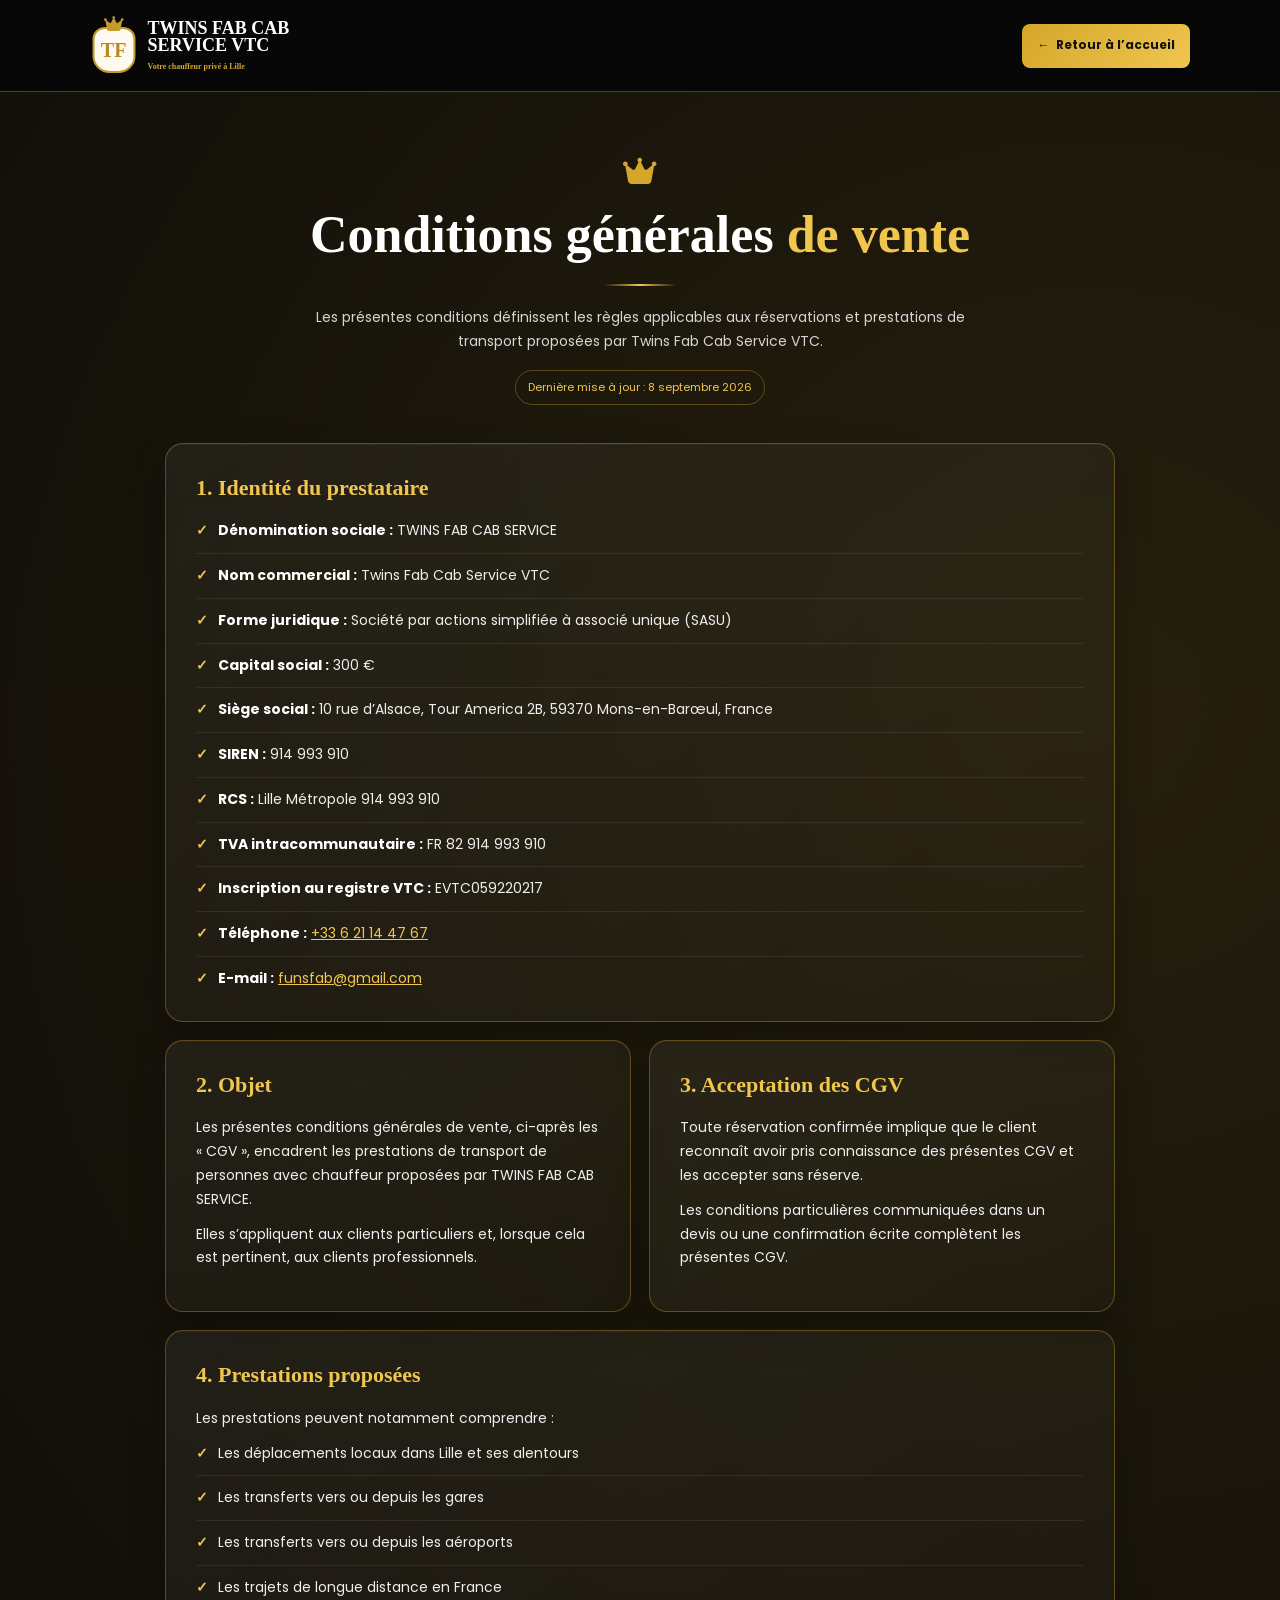
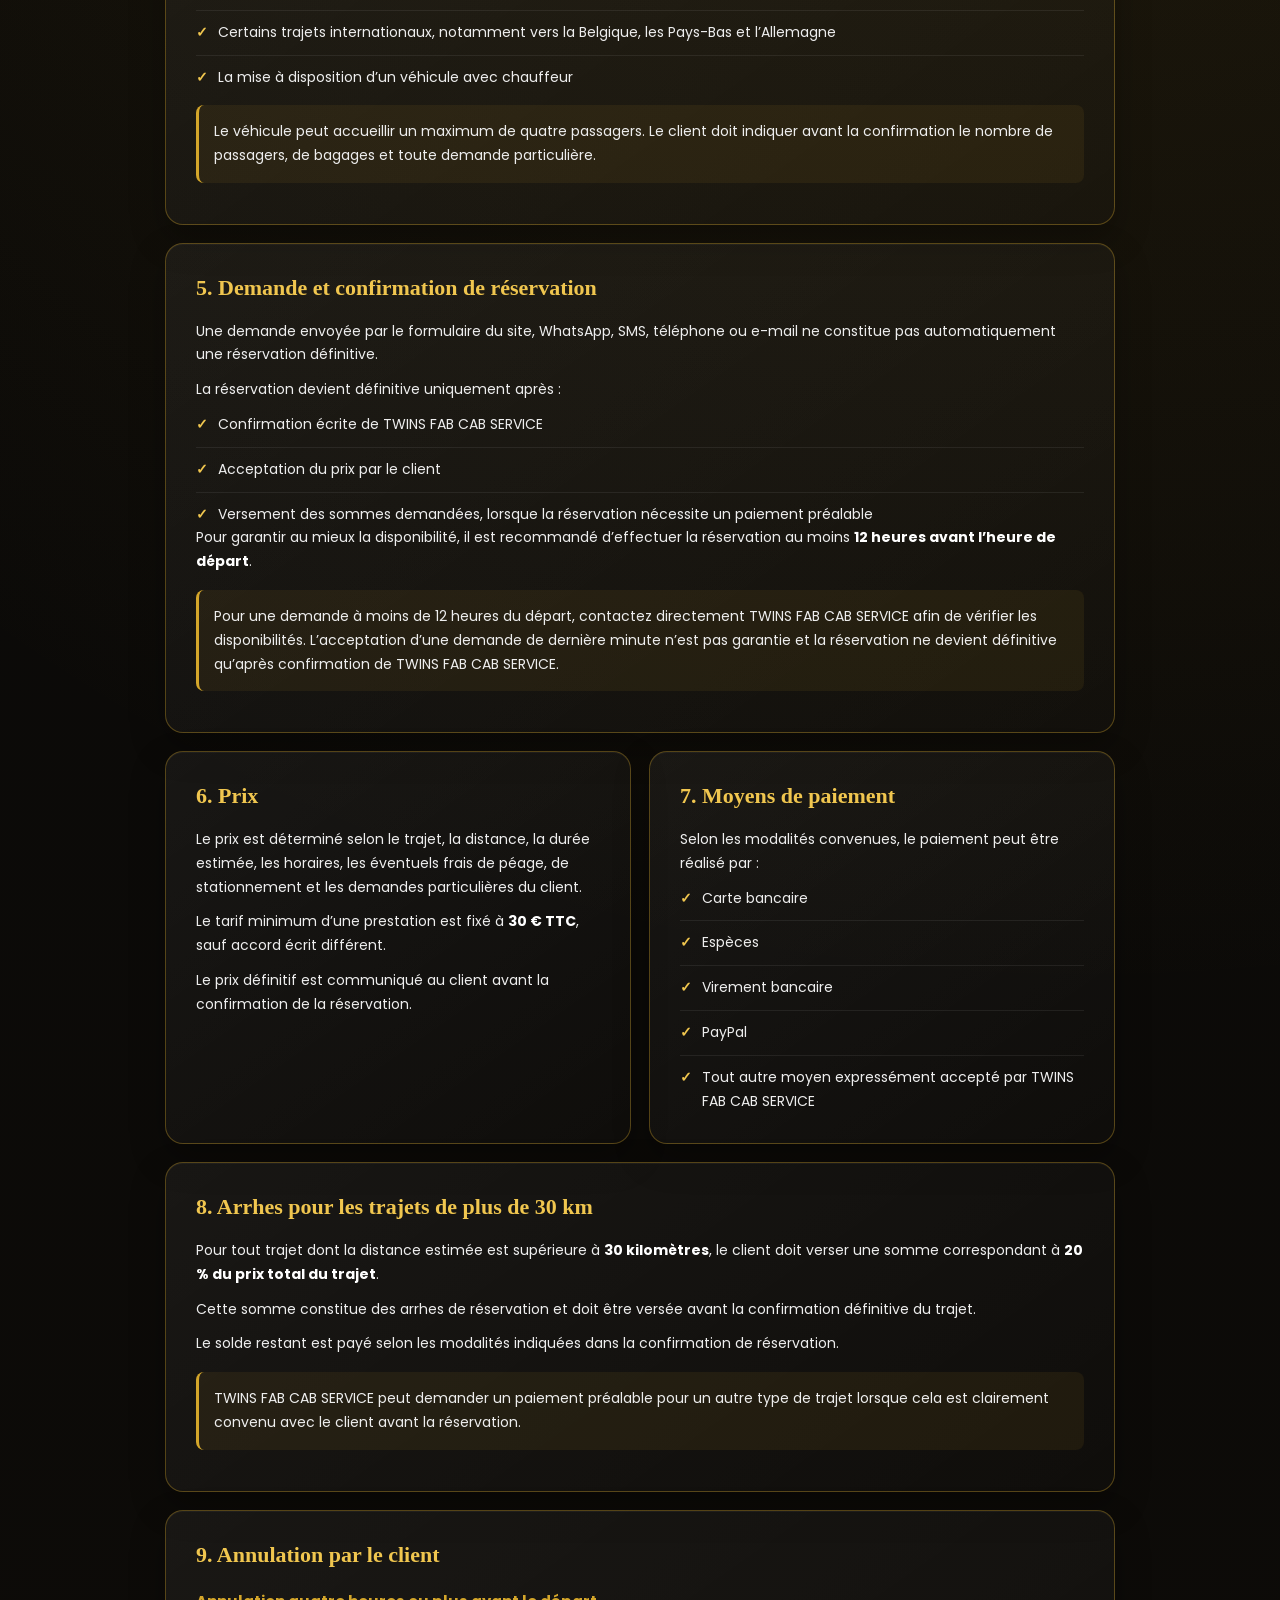
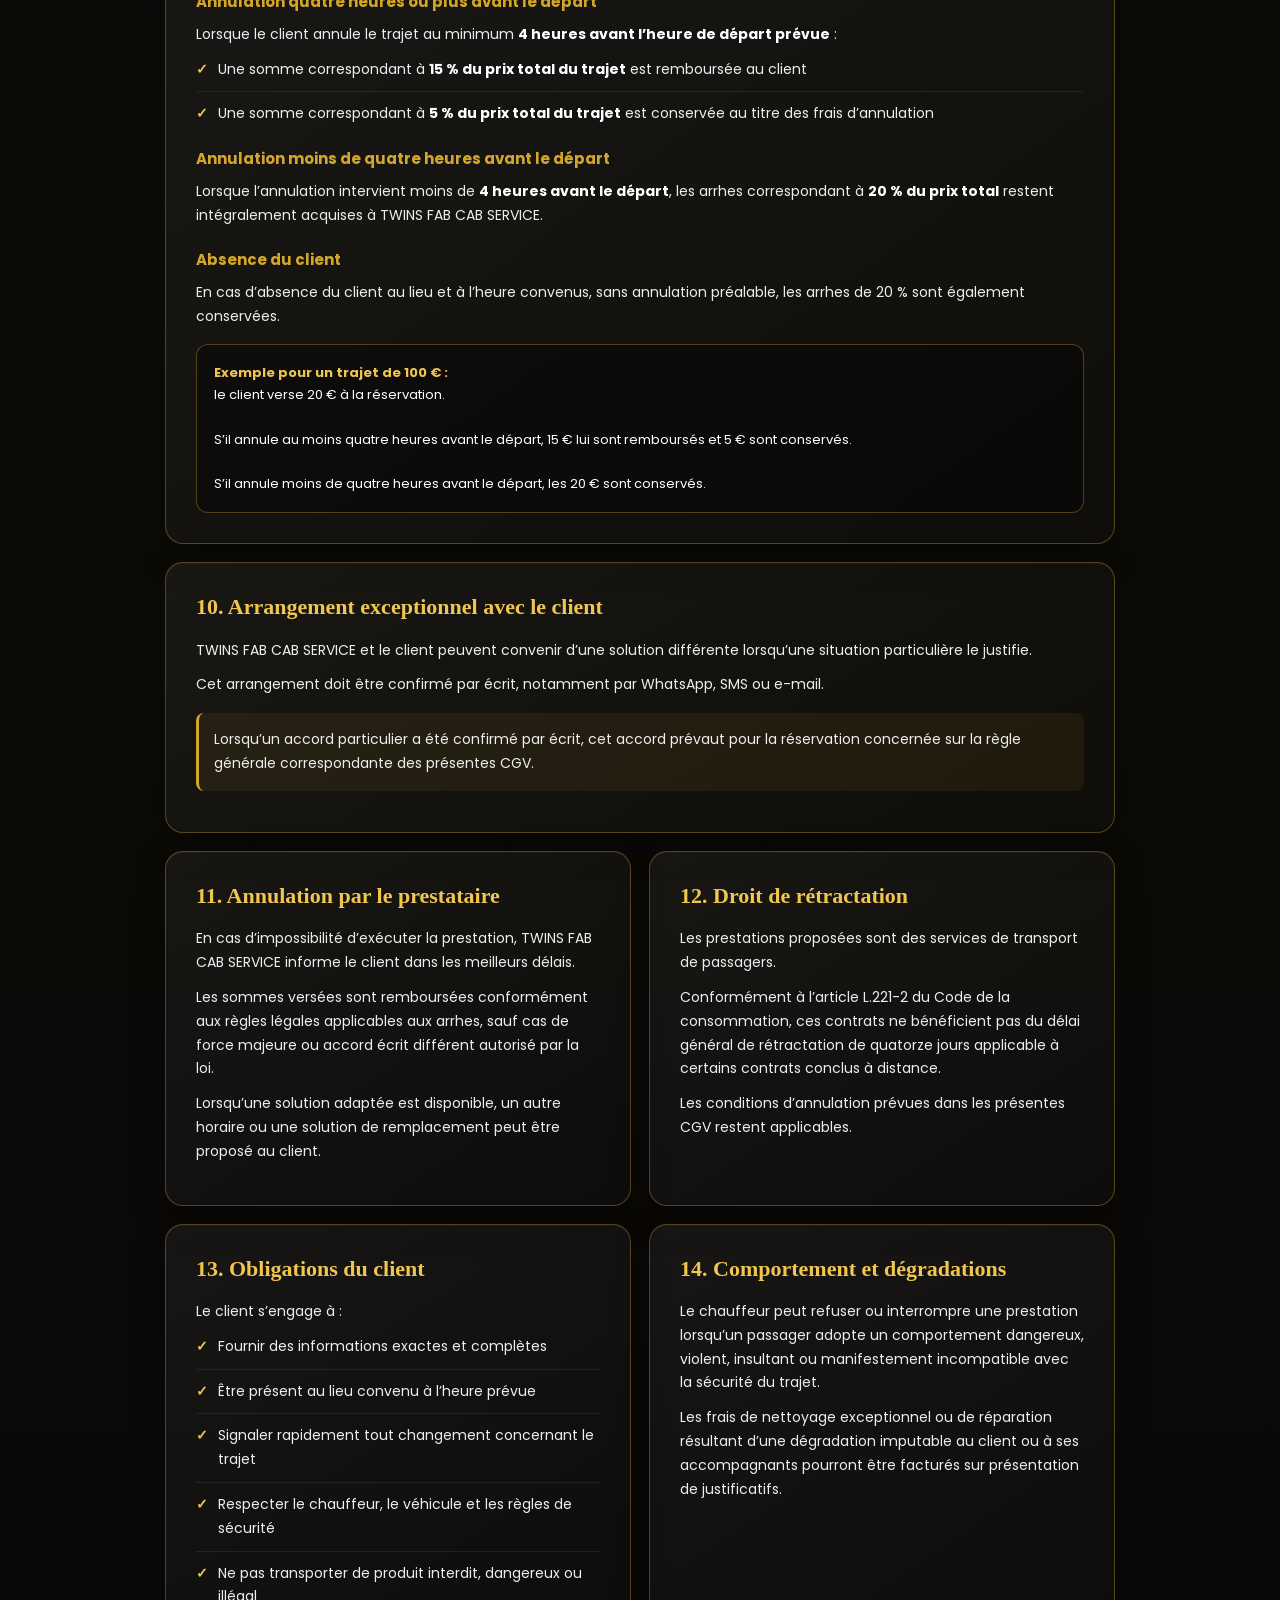
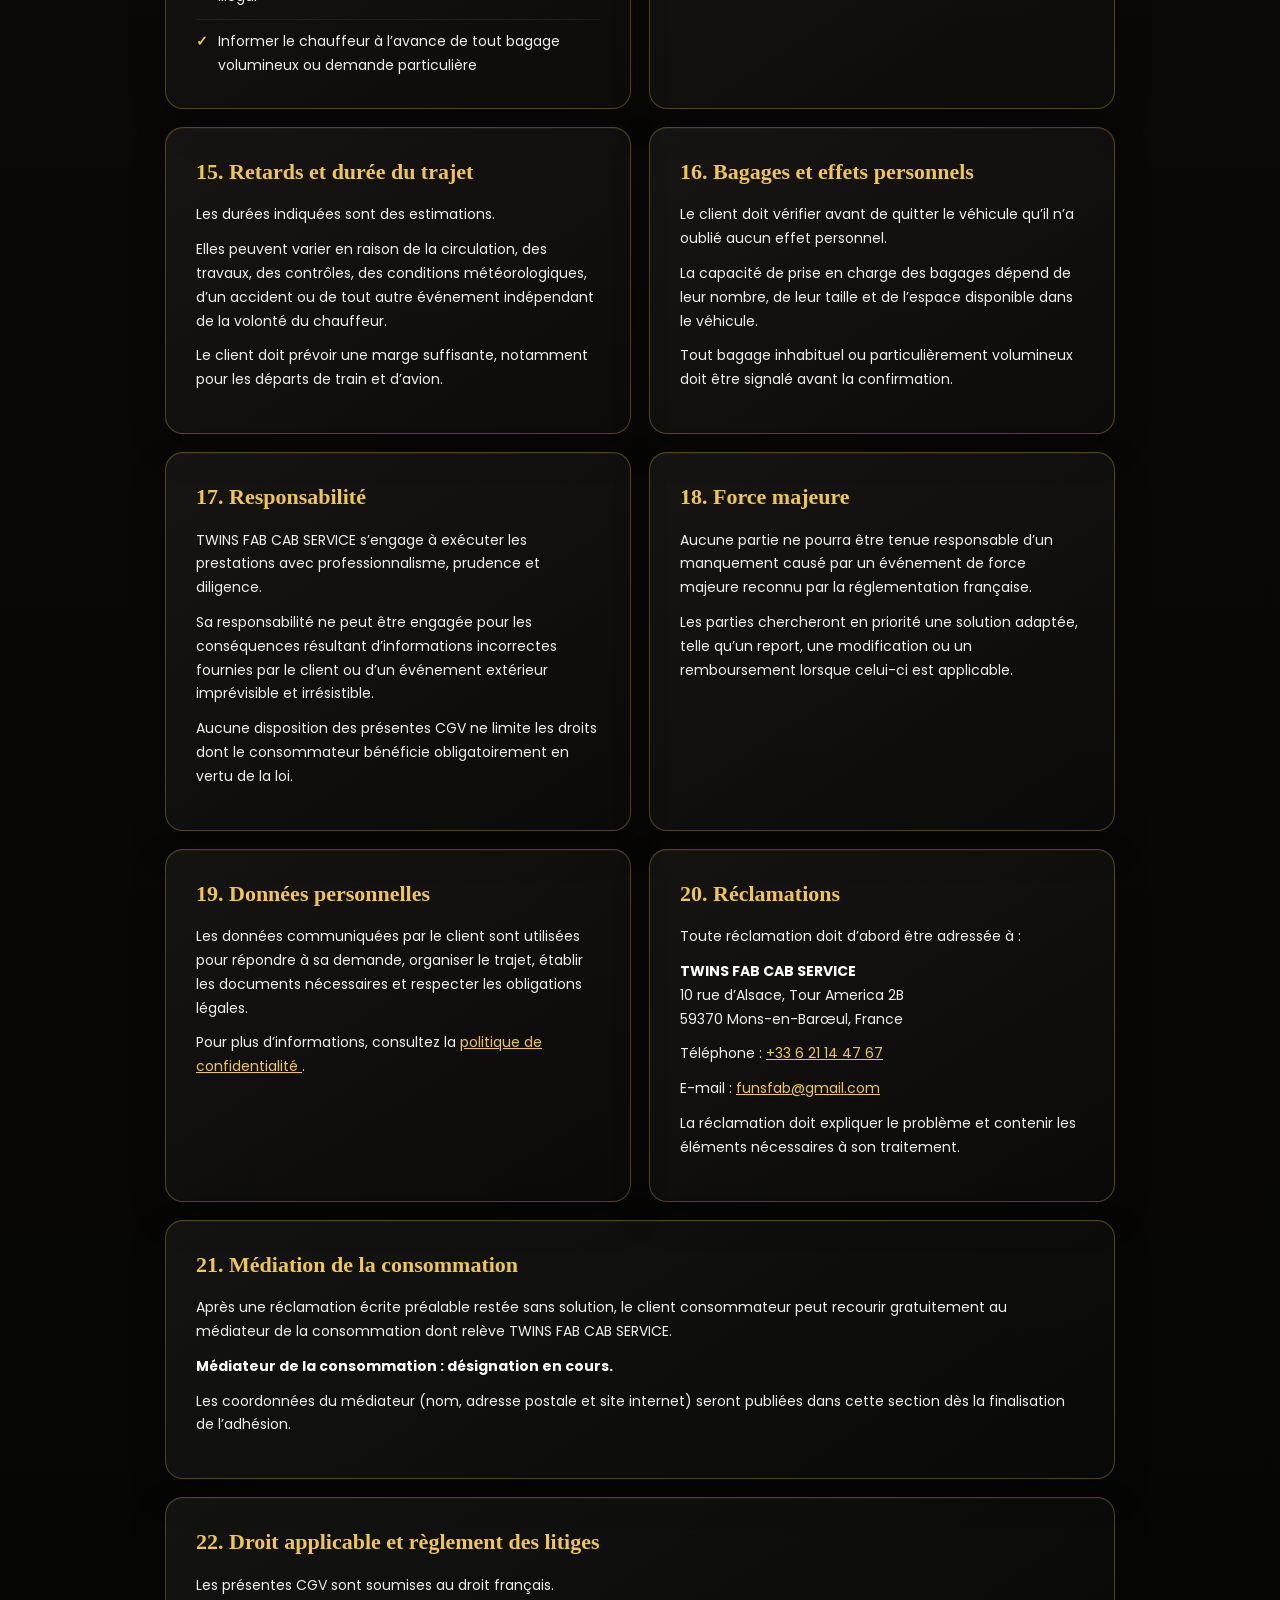
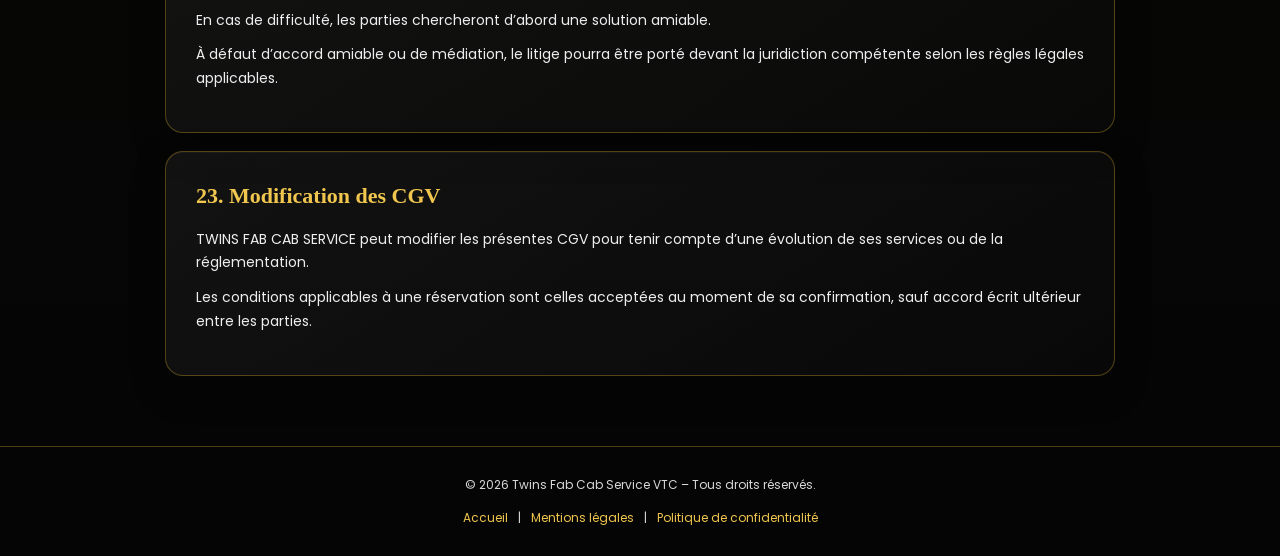
<file: cgv.html>
<!DOCTYPE html>
<html lang="fr">
<head>
  <meta charset="UTF-8">
  <meta name="google" content="notranslate">

  <meta
    name="viewport"
    content="width=device-width, initial-scale=1.0"
  >

  <title>Conditions générales de vente | Twins Fab Cab Service VTC</title>

  <meta name="description" content="Conditions générales de vente et de transport de Twins Fab Cab Service VTC.">
  <link rel="canonical" href="https://twinsfabcab.fr/cgv.html">
  <meta name="robots" content="noindex,follow">
  <meta name="author" content="Twins Fab Cab Service VTC">
  <meta name="theme-color" content="#080808">
  <link rel="icon" href="favicon.svg" type="image/svg+xml">

  <meta property="og:type" content="website">
  <meta property="og:site_name" content="Twins Fab Cab Service VTC">
  <meta property="og:locale" content="fr_FR">
  <meta property="og:title" content="Conditions générales de vente | Twins Fab Cab Service VTC">
  <meta property="og:description" content="Conditions générales de vente et de transport de Twins Fab Cab Service VTC.">
  <meta property="og:url" content="https://twinsfabcab.fr/cgv.html">
  <meta property="og:image" content="https://twinsfabcab.fr/images/tesla-model-y-lille.png">
  <meta property="og:image:alt" content="Twins Fab Cab Service VTC – chauffeur privé à Lille">

  <meta name="twitter:card" content="summary_large_image">
  <meta name="twitter:title" content="Conditions générales de vente | Twins Fab Cab Service VTC">
  <meta name="twitter:description" content="Conditions générales de vente et de transport de Twins Fab Cab Service VTC.">
  <meta name="twitter:image" content="https://twinsfabcab.fr/images/tesla-model-y-lille.png">


  <link rel="preconnect" href="https://fonts.googleapis.com">

  <link
    rel="preconnect"
    href="https://fonts.gstatic.com"
    crossorigin
  >

  <link
    href="https://fonts.googleapis.com/css2?family=Poppins:wght@400;500;600;700&display=swap"
    rel="stylesheet"
  >


  <link
    rel="stylesheet"
    href="https://cdnjs.cloudflare.com/ajax/libs/font-awesome/6.5.2/css/all.min.css"
  >

  <style>
    * {
      margin: 0;
      padding: 0;
      box-sizing: border-box;
    }

    :root {
      --gold: #d4a62a;
      --gold-light: #f0c64f;
      --white: #ffffff;
      --grey: #d5d5d5;
      --black: #080808;
    }

    body {
      min-height: 100vh;

      color: var(--white);
      background:
        radial-gradient(
          circle at 85% 10%,
          rgba(212, 166, 42, 0.14),
          transparent 30%
        ),
        linear-gradient(
          180deg,
          #080808,
          #0d0b08,
          #050505
        );

      font-family: "Poppins", sans-serif;
      line-height: 1.7;
    }

    a {
      color: inherit;
    }

    .cgv-header {
      position: sticky;
      top: 0;
      z-index: 100;

      min-height: 92px;
      padding: 14px 18px;

      display: flex;
      align-items: center;
      justify-content: space-between;
      gap: 15px;

      background: rgba(8, 8, 8, 0.96);
      border-bottom: 1px solid rgba(212, 166, 42, 0.35);

      backdrop-filter: blur(12px);
      -webkit-backdrop-filter: blur(12px);
    }

    .cgv-brand {
      display: flex;
      align-items: center;
      gap: 12px;

      color: #ffffff;
      text-decoration: none;
    }

    .cgv-brand-mark {
      width: 48px;
      height: 58px;
      flex: 0 0 48px;

      display: flex;
      align-items: center;
      justify-content: center;

      color: var(--gold-light);
      border: 2px solid var(--gold);
      border-radius: 9px 9px 20px 20px;

      font-family: Georgia, serif;
      font-size: 18px;
      font-weight: 700;
    }

    .cgv-brand-text strong {
      display: block;

      font-family: Georgia, serif;
      font-size: 15px;
      line-height: 1.08;
    }

    .cgv-brand-text span {
      display: block;
      margin-top: 4px;

      color: var(--gold);
      font-size: 10px;
    }

    .back-home {
      min-height: 44px;
      padding: 10px 15px;

      display: inline-flex;
      align-items: center;
      justify-content: center;
      gap: 7px;

      color: #111111;
      background:
        linear-gradient(
          135deg,
          var(--gold),
          var(--gold-light)
        );

      border-radius: 8px;

      font-size: 12px;
      font-weight: 700;
      text-decoration: none;
      white-space: nowrap;
    }

    .cgv-main {
      width: min(92%, 950px);
      margin: 0 auto;
      padding: 55px 0 70px;
    }

    .cgv-intro {
      margin-bottom: 38px;
      text-align: center;
    }

    .cgv-crown {
      color: var(--gold);
      font-size: 30px;
    }

    .cgv-intro h1 {
      margin-top: 8px;

      font-family: Georgia, serif;
      font-size: clamp(32px, 8vw, 52px);
      line-height: 1.12;
    }

    .cgv-intro h1 span {
      color: var(--gold-light);
    }

    .cgv-line {
      width: 72px;
      height: 2px;
      margin: 20px auto;

      background:
        linear-gradient(
          90deg,
          transparent,
          var(--gold-light),
          transparent
        );
    }

    .cgv-intro p {
      max-width: 680px;
      margin: 0 auto;

      color: var(--grey);
      font-size: 14px;
    }

    .update-date {
      display: inline-block;
      margin-top: 16px;
      padding: 7px 12px;

      color: var(--gold-light);
      border: 1px solid rgba(212, 166, 42, 0.35);
      border-radius: 999px;

      font-size: 11px;
    }

    .cgv-grid {
      display: grid;
      gap: 18px;
    }

    .cgv-card {
      padding: 25px 22px;

      background:
        linear-gradient(
          145deg,
          rgba(255, 255, 255, 0.055),
          rgba(255, 255, 255, 0.015)
        );

      border: 1px solid rgba(212, 166, 42, 0.35);
      border-radius: 18px;

      box-shadow:
        0 14px 35px rgba(0, 0, 0, 0.28),
        inset 0 1px 0 rgba(255, 255, 255, 0.04);
    }

    .cgv-card h2 {
      margin-bottom: 17px;

      color: var(--gold-light);
      font-family: Georgia, serif;
      font-size: 22px;
      line-height: 1.3;
    }

    .cgv-card h3 {
      margin: 20px 0 8px;

      color: var(--gold);
      font-size: 15px;
    }

    .cgv-card p {
      margin-bottom: 11px;

      color: #eeeeee;
      font-size: 14px;
    }

    .cgv-card strong {
      color: #ffffff;
    }

    .cgv-card a {
      color: var(--gold-light);
      overflow-wrap: anywhere;
    }

    .cgv-list {
      margin: 0;
      padding: 0;

      display: grid;
      gap: 10px;

      list-style: none;
    }

    .cgv-list li {
      position: relative;
      padding: 0 0 10px 22px;

      color: #eeeeee;
      border-bottom: 1px solid rgba(255, 255, 255, 0.07);

      font-size: 14px;
    }

    .cgv-list li::before {
      content: "✓";
      position: absolute;
      top: 0;
      left: 0;

      color: var(--gold-light);
      font-weight: 700;
    }

    .cgv-list li:last-child {
      padding-bottom: 0;
      border-bottom: 0;
    }

    .cgv-note {
      margin-top: 16px;
      padding: 15px;

      color: #f3ead7;
      background: rgba(212, 166, 42, 0.08);

      border-left: 3px solid var(--gold);
      border-radius: 8px;

      font-size: 13px;
    }

    .cgv-example {
      margin-top: 16px;
      padding: 17px;

      color: #ffffff;
      background: rgba(0, 0, 0, 0.35);

      border: 1px solid rgba(212, 166, 42, 0.35);
      border-radius: 12px;

      font-size: 13px;
    }

    .cgv-example strong {
      color: var(--gold-light);
    }

    .mediator-warning {
      border-color: rgba(240, 198, 79, 0.75);

      box-shadow:
        0 0 22px rgba(212, 166, 42, 0.15),
        inset 0 1px 0 rgba(255, 255, 255, 0.04);
    }

    .mediator-status {
      display: inline-block;
      margin-bottom: 15px;
      padding: 7px 12px;

      color: #111111;
      background: var(--gold-light);
      border-radius: 999px;

      font-size: 11px;
      font-weight: 700;
      text-transform: uppercase;
    }

    .cgv-footer {
      padding: 28px 18px;

      color: #d7d7d7;
      background: #050505;
      border-top: 1px solid rgba(212, 166, 42, 0.35);

      text-align: center;
      font-size: 12px;
    }

    .cgv-footer-links {
      margin-top: 13px;

      display: flex;
      flex-wrap: wrap;
      justify-content: center;
      gap: 10px;
    }

    .cgv-footer-links a {
      color: var(--gold-light);
      text-decoration: none;
    }

    @media (min-width: 750px) {
      .cgv-header {
        padding-right: 7%;
        padding-left: 7%;
      }

      .cgv-grid {
        grid-template-columns: repeat(2, 1fr);
      }

      .cgv-card-full {
        grid-column: 1 / -1;
      }

      .cgv-card {
        padding: 30px;
      }
    }

    @media (max-width: 430px) {
      .cgv-brand-text strong {
        max-width: 145px;
        font-size: 13px;
      }

      .cgv-brand-text span {
        font-size: 8px;
      }

      .back-home span {
        display: none;
      }

      .back-home::after {
        content: "Accueil";
      }
    }
  

    /* =========================================================
       HOMEPAGE-MATCHING TF BRAND
       ========================================================= */
    .cgv-brand {
      gap: 10px;
      overflow: visible;
    }

    .cgv-brand-mark {
      position: relative;
      width: 48px;
      height: 56px;
      min-width: 48px;
      flex: 0 0 48px;
      margin: 0;
      color: transparent;
      background: transparent;
      border: 0;
      border-radius: 0;
      overflow: visible;
    }

    .cgv-brand-mark::before {
      content: "TF";
      position: absolute;
      top: 9px;
      left: 50%;
      transform: translateX(-50%);
      width: 43px;
      height: 46px;
      display: flex;
      align-items: center;
      justify-content: center;
      color: #b8891f;
      background: #fffaf0;
      border: 2px solid #c49a2c;
      border-radius: 12px 12px 17px 17px;
      box-sizing: border-box;
      font-family: Georgia, "Times New Roman", serif;
      font-size: 20px;
      font-weight: 700;
      line-height: 1;
      z-index: 1;
    }

    .cgv-brand-mark::after {
      content: "\f521";
      position: absolute;
      top: -3px;
      left: 50%;
      transform: translateX(-50%);
      color: #c49a2c;
      font-family: "Font Awesome 6 Free";
      font-weight: 900;
      font-size: 17px;
      line-height: 1;
      z-index: 2;
    }

    .cgv-brand-text {
      width: 190px;
      text-align: left;
    }

    .cgv-brand-text strong {
      display: block;
      color: #ffffff;
      font-family: Georgia, "Times New Roman", serif;
      font-size: 18px;
      font-weight: 700;
      line-height: 0.96;
      text-transform: uppercase;
      white-space: nowrap;
    }

    .cgv-brand-text span {
      display: block;
      margin-top: 7px;
      color: #d4a62a;
      font-family: Georgia, "Times New Roman", serif;
      font-size: 8px;
      font-weight: 700;
      line-height: 1.15;
      text-transform: none;
      white-space: nowrap;
    }

    @media (max-width: 600px) {
      .cgv-header {
        min-height: 86px;
        padding: 12px 12px;
      }

      .cgv-brand { gap: 8px; }
      .cgv-brand-mark {
        width: 44px;
        height: 52px;
        min-width: 44px;
        flex-basis: 44px;
      }
      .cgv-brand-mark::before {
        top: 8px;
        width: 39px;
        height: 42px;
        font-size: 18px;
      }
      .cgv-brand-mark::after {
        top: -3px;
        font-size: 16px;
      }
      .cgv-brand-text { width: 150px; }
      .cgv-brand-text strong {
        max-width: none;
        font-size: 14px;
        line-height: 0.98;
      }
      .cgv-brand-text span {
        margin-top: 5px;
        font-size: 7px;
      }
      .back-home {
        min-height: 38px;
        padding: 8px 10px;
        font-size: 10px;
      }
      .back-home span { display: inline !important; }
      .back-home::after { content: none !important; display: none !important; }
    }

  
    /* FINAL MOBILE COMPACT CARD SPACING */
    @media (max-width: 768px) {
      .cgv-grid { gap: 6px !important; }
    }
</style>
  <script src="js/language.js"></script>
  <script src="js/seo.js" defer></script>
</head>

<body>

  <header class="cgv-header">

    <a
      href="index.html"
      class="cgv-brand"
      aria-label="Retour à l’accueil"
    >
      <div class="cgv-brand-mark">
        TF
      </div>

      <div class="cgv-brand-text">
        <strong>
          TWINS FAB CAB<br>
          SERVICE VTC
        </strong>

        <span>
          Votre chauffeur privé à Lille
        </span>
      </div>
    </a>

    <a
      href="index.html"
      class="back-home"
    >
      ←
      <span>Retour à l’accueil</span>
    </a>

  </header>


  <main class="cgv-main">

    <section class="cgv-intro">

      <div class="cgv-crown">
        <i class="fa-solid fa-crown" aria-hidden="true"></i>
      </div>

      <h1>
        Conditions générales
        <span>de vente</span>
      </h1>

      <div class="cgv-line"></div>

      <p>
        Les présentes conditions définissent les règles
        applicables aux réservations et prestations de
        transport proposées par Twins Fab Cab Service VTC.
      </p>

      <span class="update-date">
        Dernière mise à jour : 8 septembre 2026
      </span>

    </section>


    <div class="cgv-grid">

      <section class="cgv-card cgv-card-full">

        <h2>1. Identité du prestataire</h2>

        <ul class="cgv-list">

          <li>
            <strong>Dénomination sociale :</strong>
            TWINS FAB CAB SERVICE
          </li>

          <li>
            <strong>Nom commercial :</strong>
            Twins Fab Cab Service VTC
          </li>

          <li>
            <strong>Forme juridique :</strong>
            Société par actions simplifiée à associé unique
            (SASU)
          </li>

          <li>
            <strong>Capital social :</strong>
            300 €
          </li>

          <li>
            <strong>Siège social :</strong>
            10 rue d’Alsace, Tour America 2B,
            59370 Mons-en-Barœul, France
          </li>

          <li>
            <strong>SIREN :</strong>
            914 993 910
          </li>

          <li>
            <strong>RCS :</strong>
            Lille Métropole 914 993 910
          </li>

          <li>
            <strong>TVA intracommunautaire :</strong>
            FR 82 914 993 910
          </li>

          <li>
            <strong>Inscription au registre VTC :</strong>
            EVTC059220217
          </li>

          <li>
            <strong>Téléphone :</strong>
            <a href="tel:+33621144767">
              +33 6 21 14 47 67
            </a>
          </li>

          <li>
            <strong>E-mail :</strong>
            <a href="mailto:funsfab@gmail.com">
              funsfab@gmail.com
            </a>
          </li>

        </ul>

      </section>


      <section class="cgv-card">

        <h2>2. Objet</h2>

        <p>
          Les présentes conditions générales de vente,
          ci-après les « CGV », encadrent les prestations de
          transport de personnes avec chauffeur proposées par
          TWINS FAB CAB SERVICE.
        </p>

        <p>
          Elles s’appliquent aux clients particuliers et,
          lorsque cela est pertinent, aux clients
          professionnels.
        </p>

      </section>


      <section class="cgv-card">

        <h2>3. Acceptation des CGV</h2>

        <p>
          Toute réservation confirmée implique que le client
          reconnaît avoir pris connaissance des présentes CGV
          et les accepter sans réserve.
        </p>

        <p>
          Les conditions particulières communiquées dans un
          devis ou une confirmation écrite complètent les
          présentes CGV.
        </p>

      </section>


      <section class="cgv-card cgv-card-full">

        <h2>4. Prestations proposées</h2>

        <p>
          Les prestations peuvent notamment comprendre :
        </p>

        <ul class="cgv-list">

          <li>
            Les déplacements locaux dans Lille et ses alentours
          </li>

          <li>
            Les transferts vers ou depuis les gares
          </li>

          <li>
            Les transferts vers ou depuis les aéroports
          </li>

          <li>
            Les trajets de longue distance en France
          </li>

          <li>
            Certains trajets internationaux, notamment vers
            la Belgique, les Pays-Bas et l’Allemagne
          </li>

          <li>
            La mise à disposition d’un véhicule avec chauffeur
          </li>

        </ul>

        <p class="cgv-note">
          Le véhicule peut accueillir un maximum de quatre
          passagers. Le client doit indiquer avant la
          confirmation le nombre de passagers, de bagages et
          toute demande particulière.
        </p>

      </section>


      <section class="cgv-card cgv-card-full">

        <h2>5. Demande et confirmation de réservation</h2>

        <p>
          Une demande envoyée par le formulaire du site,
          WhatsApp, SMS, téléphone ou e-mail ne constitue pas
          automatiquement une réservation définitive.
        </p>

        <p>
          La réservation devient définitive uniquement après :
        </p>

        <ul class="cgv-list">

          <li>
            Confirmation écrite de TWINS FAB CAB SERVICE
          </li>

          <li>
            Acceptation du prix par le client
          </li>

          <li>
            Versement des sommes demandées, lorsque la
            réservation nécessite un paiement préalable
          </li>

        </ul>

        <p>
          Pour garantir au mieux la disponibilité, il est recommandé
          d’effectuer la réservation au moins
          <strong>12 heures avant l’heure de départ</strong>.
        </p>

        <p class="cgv-note">
          Pour une demande à moins de 12 heures du départ, contactez
          directement TWINS FAB CAB SERVICE afin de vérifier les
          disponibilités. L’acceptation d’une demande de dernière
          minute n’est pas garantie et la réservation ne devient
          définitive qu’après confirmation de TWINS FAB CAB SERVICE.
        </p>

      </section>


      <section class="cgv-card">

        <h2>6. Prix</h2>

        <p>
          Le prix est déterminé selon le trajet, la distance,
          la durée estimée, les horaires, les éventuels frais
          de péage, de stationnement et les demandes
          particulières du client.
        </p>

        <p>
          Le tarif minimum d’une prestation est fixé à
          <strong>30 € TTC</strong>, sauf accord écrit différent.
        </p>

        <p>
          Le prix définitif est communiqué au client avant la
          confirmation de la réservation.
        </p>

      </section>


      <section class="cgv-card">

        <h2>7. Moyens de paiement</h2>

        <p>
          Selon les modalités convenues, le paiement peut être
          réalisé par :
        </p>

        <ul class="cgv-list">

          <li>Carte bancaire</li>

          <li>Espèces</li>

          <li>Virement bancaire</li>

          <li>PayPal</li>

          <li>
            Tout autre moyen expressément accepté par
            TWINS FAB CAB SERVICE
          </li>

        </ul>

      </section>


      <section class="cgv-card cgv-card-full">

        <h2>8. Arrhes pour les trajets de plus de 30 km</h2>

        <p>
          Pour tout trajet dont la distance estimée est
          supérieure à <strong>30 kilomètres</strong>, le client
          doit verser une somme correspondant à
          <strong>20 % du prix total du trajet</strong>.
        </p>

        <p>
          Cette somme constitue des arrhes de réservation et
          doit être versée avant la confirmation définitive du
          trajet.
        </p>

        <p>
          Le solde restant est payé selon les modalités
          indiquées dans la confirmation de réservation.
        </p>

        <p class="cgv-note">
          TWINS FAB CAB SERVICE peut demander un paiement
          préalable pour un autre type de trajet lorsque cela
          est clairement convenu avec le client avant la
          réservation.
        </p>

      </section>


      <section class="cgv-card cgv-card-full">

        <h2>9. Annulation par le client</h2>

        <h3>
          Annulation quatre heures ou plus avant le départ
        </h3>

        <p>
          Lorsque le client annule le trajet au minimum
          <strong>4 heures avant l’heure de départ prévue</strong> :
        </p>

        <ul class="cgv-list">

          <li>
            Une somme correspondant à
            <strong>15 % du prix total du trajet</strong>
            est remboursée au client
          </li>

          <li>
            Une somme correspondant à
            <strong>5 % du prix total du trajet</strong>
            est conservée au titre des frais d’annulation
          </li>

        </ul>

        <h3>
          Annulation moins de quatre heures avant le départ
        </h3>

        <p>
          Lorsque l’annulation intervient moins de
          <strong>4 heures avant le départ</strong>, les arrhes
          correspondant à <strong>20 % du prix total</strong>
          restent intégralement acquises à
          TWINS FAB CAB SERVICE.
        </p>

        <h3>Absence du client</h3>

        <p>
          En cas d’absence du client au lieu et à l’heure
          convenus, sans annulation préalable, les arrhes de
          20 % sont également conservées.
        </p>

        <div class="cgv-example">
          <strong>Exemple pour un trajet de 100 € :</strong><br>
          le client verse 20 € à la réservation.<br><br>

          S’il annule au moins quatre heures avant le départ,
          15 € lui sont remboursés et 5 € sont conservés.<br><br>

          S’il annule moins de quatre heures avant le départ,
          les 20 € sont conservés.
        </div>

      </section>


      <section class="cgv-card cgv-card-full">

        <h2>10. Arrangement exceptionnel avec le client</h2>

        <p>
          TWINS FAB CAB SERVICE et le client peuvent convenir
          d’une solution différente lorsqu’une situation
          particulière le justifie.
        </p>

        <p>
          Cet arrangement doit être confirmé par écrit,
          notamment par WhatsApp, SMS ou e-mail.
        </p>

        <p class="cgv-note">
          Lorsqu’un accord particulier a été confirmé par
          écrit, cet accord prévaut pour la réservation
          concernée sur la règle générale correspondante des
          présentes CGV.
        </p>

      </section>


      <section class="cgv-card">

        <h2>11. Annulation par le prestataire</h2>

        <p>
          En cas d’impossibilité d’exécuter la prestation,
          TWINS FAB CAB SERVICE informe le client dans les
          meilleurs délais.
        </p>

        <p>
          Les sommes versées sont remboursées conformément aux
          règles légales applicables aux arrhes, sauf cas de
          force majeure ou accord écrit différent autorisé par
          la loi.
        </p>

        <p>
          Lorsqu’une solution adaptée est disponible, un autre
          horaire ou une solution de remplacement peut être
          proposé au client.
        </p>

      </section>


      <section class="cgv-card">

        <h2>12. Droit de rétractation</h2>

        <p>
          Les prestations proposées sont des services de
          transport de passagers.
        </p>

        <p>
          Conformément à l’article L.221-2 du Code de la
          consommation, ces contrats ne bénéficient pas du
          délai général de rétractation de quatorze jours
          applicable à certains contrats conclus à distance.
        </p>

        <p>
          Les conditions d’annulation prévues dans les
          présentes CGV restent applicables.
        </p>

      </section>


      <section class="cgv-card">

        <h2>13. Obligations du client</h2>

        <p>
          Le client s’engage à :
        </p>

        <ul class="cgv-list">

          <li>
            Fournir des informations exactes et complètes
          </li>

          <li>
            Être présent au lieu convenu à l’heure prévue
          </li>

          <li>
            Signaler rapidement tout changement concernant le
            trajet
          </li>

          <li>
            Respecter le chauffeur, le véhicule et les règles
            de sécurité
          </li>

          <li>
            Ne pas transporter de produit interdit, dangereux
            ou illégal
          </li>

          <li>
            Informer le chauffeur à l’avance de tout bagage
            volumineux ou demande particulière
          </li>

        </ul>

      </section>


      <section class="cgv-card">

        <h2>14. Comportement et dégradations</h2>

        <p>
          Le chauffeur peut refuser ou interrompre une
          prestation lorsqu’un passager adopte un comportement
          dangereux, violent, insultant ou manifestement
          incompatible avec la sécurité du trajet.
        </p>

        <p>
          Les frais de nettoyage exceptionnel ou de réparation
          résultant d’une dégradation imputable au client ou à
          ses accompagnants pourront être facturés sur
          présentation de justificatifs.
        </p>

      </section>


      <section class="cgv-card">

        <h2>15. Retards et durée du trajet</h2>

        <p>
          Les durées indiquées sont des estimations.
        </p>

        <p>
          Elles peuvent varier en raison de la circulation,
          des travaux, des contrôles, des conditions
          météorologiques, d’un accident ou de tout autre
          événement indépendant de la volonté du chauffeur.
        </p>

        <p>
          Le client doit prévoir une marge suffisante,
          notamment pour les départs de train et d’avion.
        </p>

      </section>


      <section class="cgv-card">

        <h2>16. Bagages et effets personnels</h2>

        <p>
          Le client doit vérifier avant de quitter le véhicule
          qu’il n’a oublié aucun effet personnel.
        </p>

        <p>
          La capacité de prise en charge des bagages dépend de
          leur nombre, de leur taille et de l’espace disponible
          dans le véhicule.
        </p>

        <p>
          Tout bagage inhabituel ou particulièrement volumineux
          doit être signalé avant la confirmation.
        </p>

      </section>


      <section class="cgv-card">

        <h2>17. Responsabilité</h2>

        <p>
          TWINS FAB CAB SERVICE s’engage à exécuter les
          prestations avec professionnalisme, prudence et
          diligence.
        </p>

        <p>
          Sa responsabilité ne peut être engagée pour les
          conséquences résultant d’informations incorrectes
          fournies par le client ou d’un événement extérieur
          imprévisible et irrésistible.
        </p>

        <p>
          Aucune disposition des présentes CGV ne limite les
          droits dont le consommateur bénéficie obligatoirement
          en vertu de la loi.
        </p>

      </section>


      <section class="cgv-card">

        <h2>18. Force majeure</h2>

        <p>
          Aucune partie ne pourra être tenue responsable d’un
          manquement causé par un événement de force majeure
          reconnu par la réglementation française.
        </p>

        <p>
          Les parties chercheront en priorité une solution
          adaptée, telle qu’un report, une modification ou un
          remboursement lorsque celui-ci est applicable.
        </p>

      </section>


      <section class="cgv-card">

        <h2>19. Données personnelles</h2>

        <p>
          Les données communiquées par le client sont utilisées
          pour répondre à sa demande, organiser le trajet,
          établir les documents nécessaires et respecter les
          obligations légales.
        </p>

        <p>
          Pour plus d’informations, consultez la
          <a href="politique-confidentialite.html">
            politique de confidentialité
          </a>.
        </p>

      </section>


      <section class="cgv-card">

        <h2>20. Réclamations</h2>

        <p>
          Toute réclamation doit d’abord être adressée à :
        </p>

        <p>
          <strong>TWINS FAB CAB SERVICE</strong><br>
          10 rue d’Alsace, Tour America 2B<br>
          59370 Mons-en-Barœul, France
        </p>

        <p>
          Téléphone :
          <a href="tel:+33621144767">
            +33 6 21 14 47 67
          </a>
        </p>

        <p>
          E-mail :
          <a href="mailto:funsfab@gmail.com">
            funsfab@gmail.com
          </a>
        </p>

        <p>
          La réclamation doit expliquer le problème et contenir
          les éléments nécessaires à son traitement.
        </p>

      </section>


      <section class="cgv-card cgv-card-full">

        <h2>21. Médiation de la consommation</h2>

        <p>
          Après une réclamation écrite préalable restée sans
          solution, le client consommateur peut recourir
          gratuitement au médiateur de la consommation dont
          relève TWINS FAB CAB SERVICE.
        </p>

        <p>
          <strong>
            Médiateur de la consommation : désignation en cours.
          </strong>
        </p>

        <p>
          Les coordonnées du médiateur (nom, adresse postale et
          site internet) seront publiées dans cette section dès
          la finalisation de l’adhésion.
        </p>

      </section>


      <section class="cgv-card cgv-card-full">

        <h2>22. Droit applicable et règlement des litiges</h2>

        <p>
          Les présentes CGV sont soumises au droit français.
        </p>

        <p>
          En cas de difficulté, les parties chercheront
          d’abord une solution amiable.
        </p>

        <p>
          À défaut d’accord amiable ou de médiation, le litige
          pourra être porté devant la juridiction compétente
          selon les règles légales applicables.
        </p>

      </section>


      <section class="cgv-card cgv-card-full">

        <h2>23. Modification des CGV</h2>

        <p>
          TWINS FAB CAB SERVICE peut modifier les présentes CGV
          pour tenir compte d’une évolution de ses services ou
          de la réglementation.
        </p>

        <p>
          Les conditions applicables à une réservation sont
          celles acceptées au moment de sa confirmation, sauf
          accord écrit ultérieur entre les parties.
        </p>

      </section>

    </div>

  </main>


  <footer class="cgv-footer">

    <p>
      © 2026 Twins Fab Cab Service VTC –
      Tous droits réservés.
    </p>

    <div class="cgv-footer-links">

      <a href="index.html">
        Accueil
      </a>

      <span>|</span>

      <a href="mentions-legales.html">
        Mentions légales
      </a>

      <span>|</span>

      <a href="politique-confidentialite.html">
        Politique de confidentialité
      </a>

    </div>

  </footer>

</body>
</html>
</file>
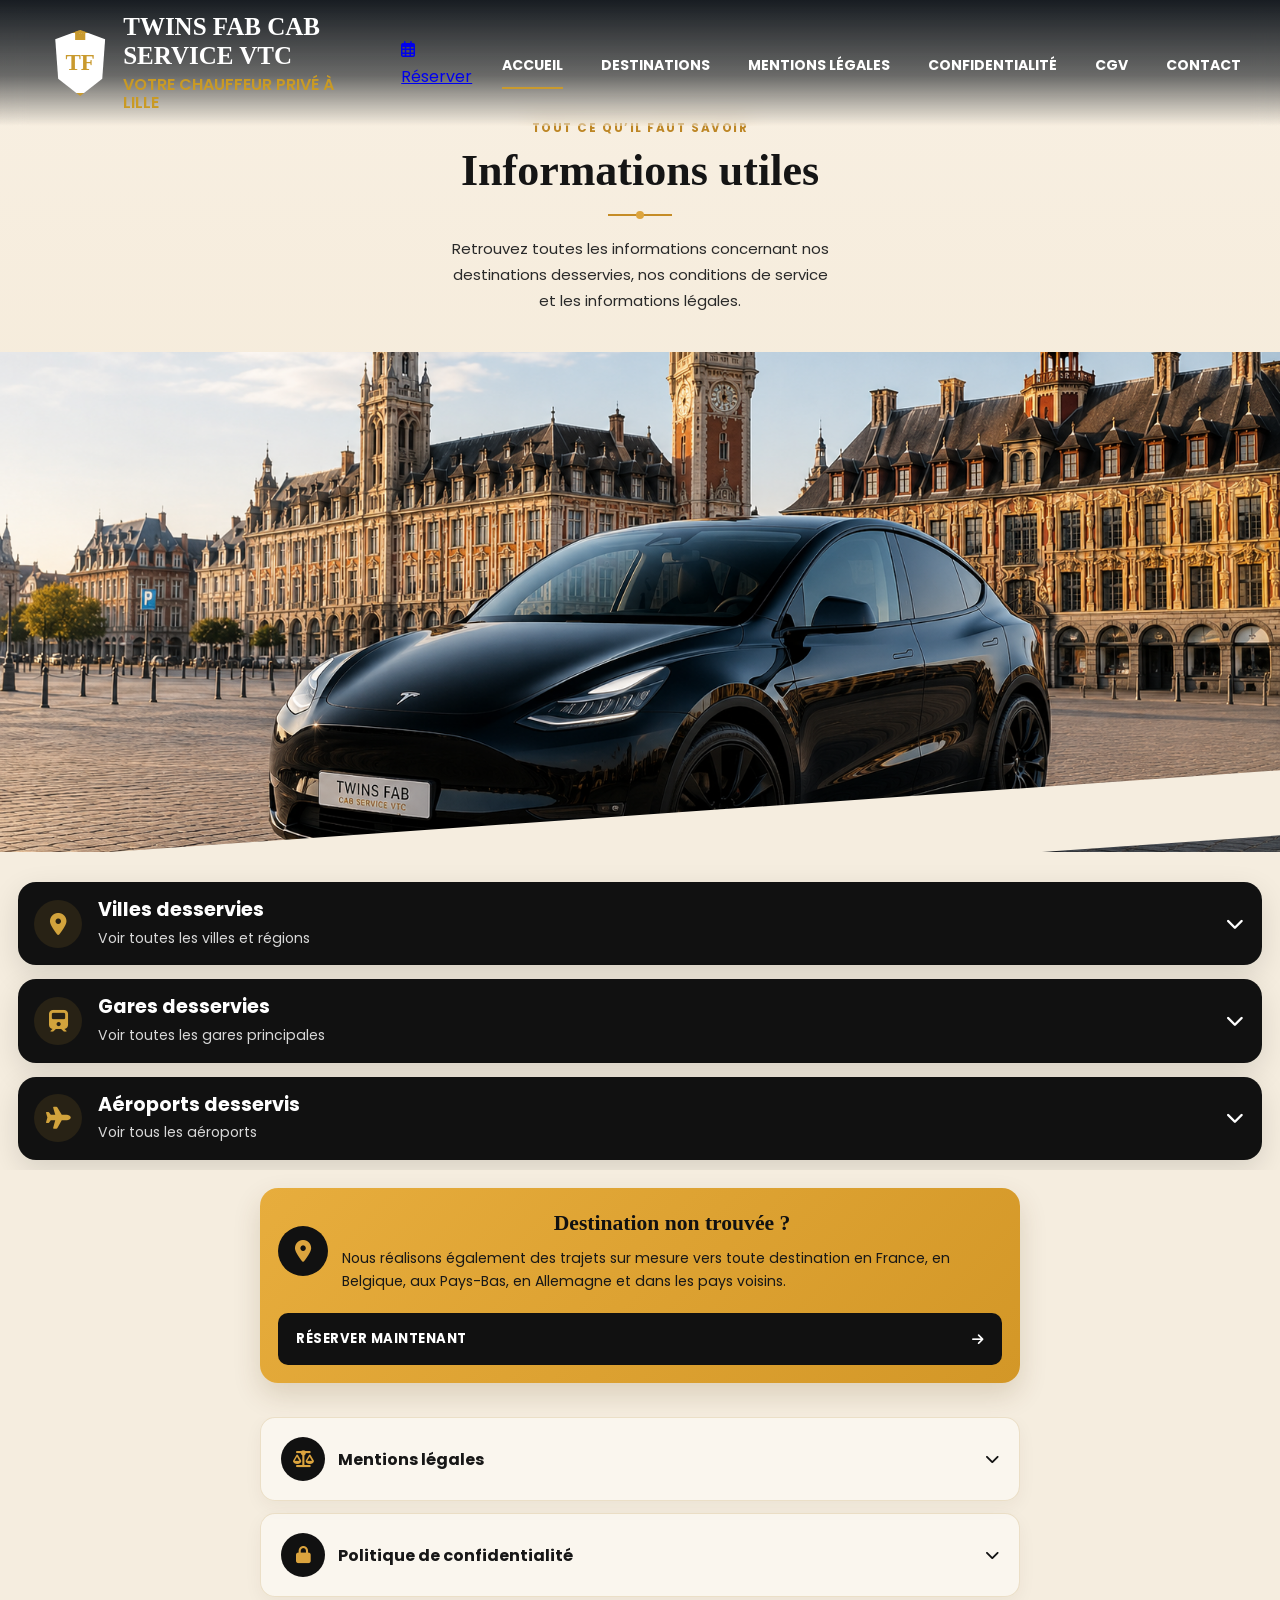
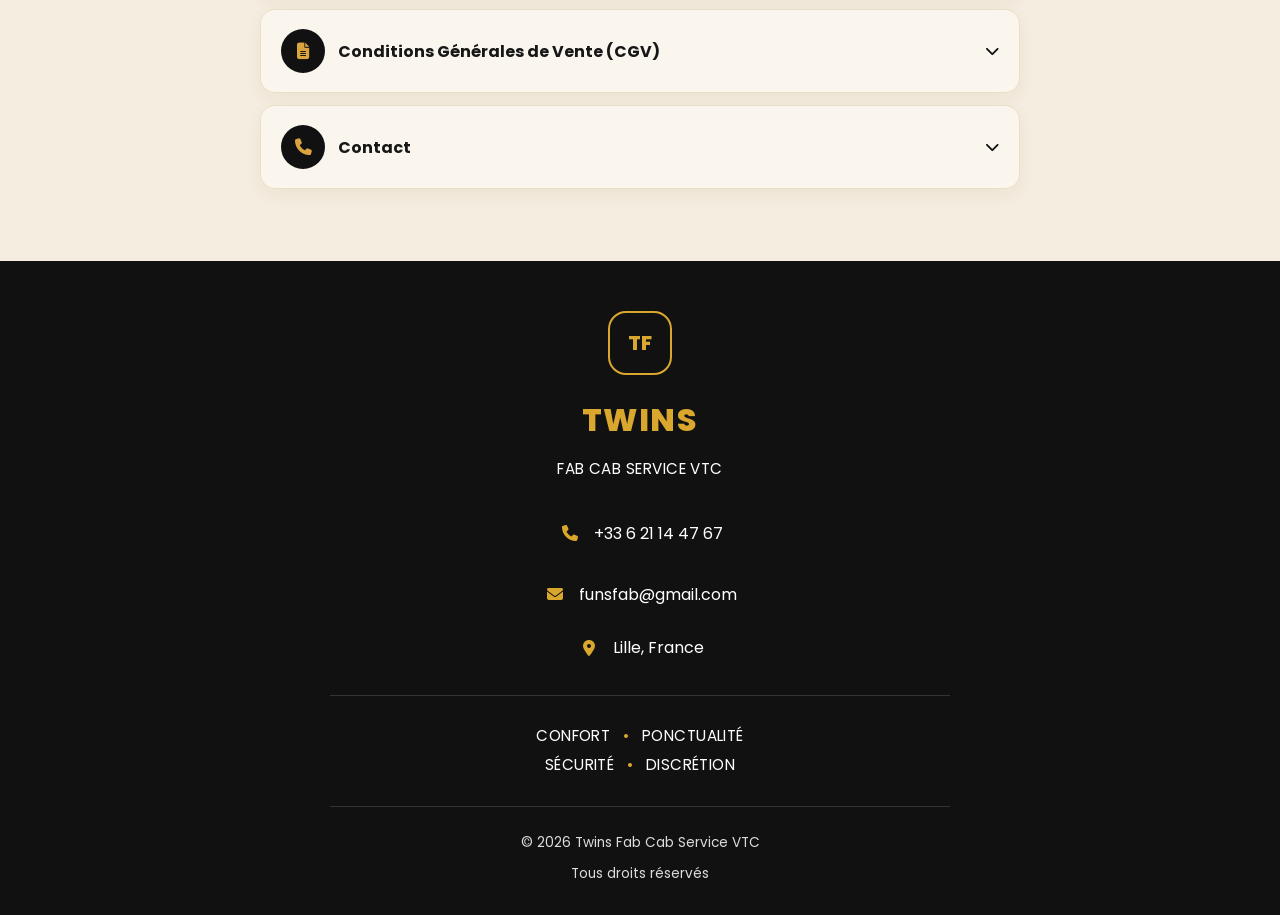
<file: Information.html>
<!DOCTYPE html>
<html lang="fr">
<head>
  <meta charset="UTF-8">

  <meta
    name="viewport"
    content="width=device-width, initial-scale=1.0"
  >

  <title>
    Informations utiles | Twins Fab Cab Service VTC
  </title>

  <meta
    name="description"
    content="Découvrez les villes, gares et aéroports desservis par Twins Fab Cab Service VTC, ainsi que nos informations légales."
  >

  <link rel="stylesheet" href="css/style.css">

  <link rel="preconnect" href="https://fonts.googleapis.com">

  <link
    rel="preconnect"
    href="https://fonts.gstatic.com"
    crossorigin
  >

  <link
    href="https://fonts.googleapis.com/css2?family=Poppins:wght@300;400;500;600;700;800&display=swap"
    rel="stylesheet"
  >

  <link
    rel="stylesheet"
    href="https://cdnjs.cloudflare.com/ajax/libs/font-awesome/6.5.2/css/all.min.css"
  >
</head>

<body class="information-page">

  <!-- =========================
       HEADER
  ========================== -->

  <header id="mainHeader" class="premium-header">

    <div class="container header-inner">

      <a
        href="index.html"
        class="premium-brand"
        aria-label="Retour à l’accueil"
      >

        <div class="premium-brand-mark">
          TF
        </div>

        <div class="premium-brand-text">

          <strong>
            TWINS FAB CAB<br>
            SERVICE VTC
          </strong>

          <span class="brand-subtitle">
            Votre chauffeur privé à Lille
          </span>

        </div>

      </a>

      <div class="header-actions">

        <a
          href="reservation.html"
          class="header-booking-btn"
        >
          <i class="fa-regular fa-calendar-days"></i>
          <span>Réserver</span>
        </a>

        <button
          class="menu-btn"
          type="button"
          aria-label="Ouvrir le menu"
          aria-expanded="false"
          onclick="toggleInformationMenu(event)"
        >
          <i class="fa-solid fa-bars"></i>
        </button>

      </div>

      <nav aria-label="Navigation principale">

        <ul>

          <li>
            <a href="index.html">
              ACCUEIL
            </a>
          </li>

          <li>
            <a href="#destinations">
              DESTINATIONS
            </a>
          </li>

          <li>
            <a href="#mentions">
              MENTIONS LÉGALES
            </a>
          </li>

          <li>
            <a href="#confidentialite">
              CONFIDENTIALITÉ
            </a>
          </li>

          <li>
            <a href="#cgv">
              CGV
            </a>
          </li>

          <li>
            <a href="#contact">
              CONTACT
            </a>
          </li>

        </ul>

      </nav>

    </div>

  </header>

  <!-- =========================
       PAGE CONTENT
  ========================== -->

  <main class="information-main">

<section class="information-hero">

<div class="information-hero__content">

<p class="information-hero__eyebrow">
Tout ce qu’il faut savoir
</p>

<h1>
Informations utiles
</h1>

<div class="information-hero__line"></div>

<p class="information-hero__description">
Retrouvez toutes les informations concernant nos destinations desservies, nos conditions de service et les informations légales.
</p>

</div>

<div class="information-hero__visual">

<img
src="images/tesla-model-y-lille.png"
alt="Tesla Model Y">

</div>

</section>


<!-- =========================
     DESTINATIONS
========================== -->

<section class="information-destinations" id="destinations">

  <details class="information-card information-card--accordion" id="villes">

  <summary>

    <span class="information-card-icon">
      <i class="fa-solid fa-location-dot"></i>
    </span>

    <span class="information-card-content">
      <strong>Villes desservies</strong>
      <small>Voir toutes les villes et régions</small>
    </span>

    <span class="information-card-arrow">
      <i class="fa-solid fa-chevron-down"></i>
    </span>

  </summary>

  <div class="information-card-details">

    <div class="information-card-region">
      <h3>Métropole Européenne de Lille</h3>

      <div class="information-card-tags">
        <span>Lille</span>
        <span>Lesquin</span>
        <span>Lambersart</span>
        <span>Croix</span>
        <span>Wasquehal</span>
        <span>Seclin</span>
        <span>Mons-en-Barœul</span>
        <span>La Madeleine</span>
        <span>Bondues</span>
        <span>Mouvaux</span>
        <span>Halluin</span>
        <span>Pérenchies</span>
        <span>Villeneuve-d’Ascq</span>
        <span>Roubaix</span>
        <span>Tourcoing</span>
        <span>Armentières</span>
      </div>
    </div>

    <div class="information-card-region">
      <h3>Autres villes en France</h3>

      <div class="information-card-tags">
        <span>Paris</span>
        <span>Dunkerque</span>
        <span>Arras</span>
        <span>Douai</span>
        <span>Valenciennes</span>
        <span>Calais</span>
      </div>
    </div>

    <div class="information-card-region">
      <h3>Belgique</h3>

      <div class="information-card-tags">
        <span>Courtrai</span>
        <span>Tournai</span>
        <span>Roulers</span>
        <span>Mouscron</span>
        <span>Bruxelles</span>
        <span>Gand</span>
        <span>Anvers</span>
      </div>
    </div>

    <div class="information-card-region">
      <h3>Pays-Bas</h3>

      <div class="information-card-tags">
        <span>Amsterdam</span>
        <span>Rotterdam</span>
      </div>
    </div>

  </div>

</details>

    
<details class="information-card information-card--accordion" id="gares">

  <summary>

    <span class="information-card-icon">
      <i class="fa-solid fa-train"></i>
    </span>

    <span class="information-card-content">
      <strong>Gares desservies</strong>
      <small>Voir toutes les gares principales</small>
    </span>

    <span class="information-card-arrow">
      <i class="fa-solid fa-chevron-down"></i>
    </span>

  </summary>

  <div class="information-card-details">

    <div class="information-card-region">
      <h3>France</h3>

      <div class="information-card-tags">
        <span>Gare Lille-Flandres</span>
        <span>Gare Lille-Europe</span>
        <span>Gare de Tourcoing</span>
        <span>Gare de Paris-Nord</span>
        <span>Gare de Paris-Lyon</span>
      </div>
    </div>

    <div class="information-card-region">
      <h3>Belgique</h3>

      <div class="information-card-tags">
        <span>Bruxelles-Midi</span>
        <span>Bruxelles-Central</span>
        <span>Bruxelles-Nord</span>
        <span>Gent-Sint-Pieters</span>
        <span>Antwerpen-Centraal</span>
      </div>
    </div>

  </div>

</details>

   
<details class="information-card information-card--accordion" id="airports">

    <summary>

        <span class="information-card-icon">
            <i class="fa-solid fa-plane"></i>
        </span>

        <span class="information-card-content">
            <strong>Aéroports desservis</strong>
            <small>Voir tous les aéroports</small>
        </span>

        <span class="information-card-arrow">
            <i class="fa-solid fa-chevron-down"></i>
        </span>

    </summary>

    <div class="information-card-details">

  <div class="information-card-region">
    <h3>France</h3>

    <div class="information-card-tags">
      <span>Aéroport de Lille-Lesquin (LIL)</span>
      <span>Aéroport Paris-Charles-de-Gaulle (CDG)</span>
      <span>Aéroport de Paris-Orly (ORY)</span>
      <span>Aéroport de Beauvais-Tillé (BVA)</span>
    </div>
  </div>

  <div class="information-card-region">
    <h3>Belgique</h3>

    <div class="information-card-tags">
      <span>Aéroport de Bruxelles-Zaventem (BRU)</span>
      <span>Aéroport de Bruxelles-Charleroi (CRL)</span>
    </div>
  </div>

  <div class="information-card-region">
    <h3>Pays-Bas</h3>

    <div class="information-card-tags">
      <span>Aéroport d’Amsterdam-Schiphol (AMS)</span>
      <span>Aéroport d’Eindhoven (EIN)</span>
      <span>Aéroport de Rotterdam-La Haye (RTM)</span>
    </div>
  </div>

  <div class="information-card-region">
    <h3>Allemagne</h3>

    <div class="information-card-tags">
      <span>Aéroport de Francfort (FRA)</span>
      <span>Aéroport de Munich (MUC)</span>
      <span>Aéroport de Berlin-Brandebourg (BER)</span>
      <span>Aéroport de Düsseldorf (DUS)</span>
      <span>Aéroport de Mönchengladbach (MGL)</span>
    </div>
  </div>

</div>

</details>

</section>
<!-- =========================
     DESTINATION SUR MESURE
========================== -->

<section class="information-custom-destination">

  <div class="information-custom-card">

    <div class="information-custom-card__top">

      <div class="information-custom-card__icon">
        <i class="fa-solid fa-location-dot"></i>
      </div>

      <div class="information-custom-card__content">

        <h2>
          Destination non trouvée ?
        </h2>

        <p>
          Nous réalisons également des trajets sur mesure
          vers toute destination en France, en Belgique,
          aux Pays-Bas, en Allemagne et dans les pays voisins.
        </p>

      </div>

    </div>

    <a
      href="reservation.html"
      class="information-custom-card__button"
    >
      <span>Réserver maintenant</span>
      <i class="fa-solid fa-arrow-right"></i>
    </a>

  </div>

</section>

<!-- =========================
     INFORMATIONS LÉGALES
========================== -->

<section class="information-links">

  <details id="mentions" class="information-item">

    <summary>

      <span class="information-item-left">

        <span class="information-item-icon">
          <i class="fa-solid fa-scale-balanced"></i>
        </span>

        <span>Mentions légales</span>

      </span>

      <i class="fa-solid fa-chevron-down"></i>

    </summary>

    <div class="information-item-content">

      Contenu à venir...

    </div>

  </details>

  <details id="confidentialite" class="information-item">

    <summary>

      <span class="information-item-left">

        <span class="information-item-icon">
          <i class="fa-solid fa-lock"></i>
        </span>

        <span>Politique de confidentialité</span>

      </span>

      <i class="fa-solid fa-chevron-down"></i>

    </summary>

    <div class="information-item-content">

      Contenu à venir...

    </div>

  </details>

  <details id="cgv" class="information-item">

    <summary>

      <span class="information-item-left">

        <span class="information-item-icon">
          <i class="fa-solid fa-file-lines"></i>
        </span>

        <span>Conditions Générales de Vente (CGV)</span>

      </span>

      <i class="fa-solid fa-chevron-down"></i>

    </summary>

    <div class="information-item-content">

      Contenu à venir...

    </div>

  </details>

  <details id="contact" class="information-item">

    <summary>

      <span class="information-item-left">

        <span class="information-item-icon">
          <i class="fa-solid fa-phone"></i>
        </span>

        <span>Contact</span>

      </span>

      <i class="fa-solid fa-chevron-down"></i>

    </summary>

    <div class="information-item-content">

  <p>
    <strong>Twins Fab Cab Service VTC</strong>
  </p>

  <p>
    <i class="fa-solid fa-phone"></i>
    <a href="tel:+33621144767">
      +33 6 21 14 47 67
    </a>
  </p>

  <p>
    <i class="fa-brands fa-whatsapp"></i>
    <a
      href="https://wa.me/33621144767"
      target="_blank"
      rel="noopener"
    >
      WhatsApp
    </a>
  </p>

  <p>
    <i class="fa-solid fa-envelope"></i>
    <a href="mailto:funsfab@gmail.com">
      funsfab@gmail.com
    </a>
  </p>

  <p>
    <i class="fa-solid fa-location-dot"></i>
    Lille, France
  </p>

  <p>
    <i class="fa-regular fa-clock"></i>
    Disponible 24h/24 et 7j/7
    <br>
    <small>Réservation minimum 24 heures à l'avance.</small>
  </p>

</div>

  </details>

</section>
</main>

<!-- =========================
     FOOTER
========================== -->

<footer class="information-footer">

  <div class="information-footer__content">

    <div class="information-footer__logo">
      TF
    </div>

    <h2>TWINS</h2>

    <p class="information-footer__subtitle">
      FAB CAB SERVICE VTC
    </p>

    <div class="information-footer__contact">

      <a
        href="tel:+33621144767"
        class="information-footer__item"
      >
        <i class="fa-solid fa-phone"></i>
        <span>+33 6 21 14 47 67</span>
      </a>

      <a
        href="mailto:funsfab@gmail.com"
        class="information-footer__item"
      >
        <i class="fa-solid fa-envelope"></i>
        <span>funsfab@gmail.com</span>
      </a>

      <div class="information-footer__item">
        <i class="fa-solid fa-location-dot"></i>
        <span>Lille, France</span>
      </div>

    </div>

    <div class="information-footer__benefits">

      <p>
        CONFORT
        <span>•</span>
        PONCTUALITÉ
      </p>

      <p>
        SÉCURITÉ
        <span>•</span>
        DISCRÉTION
      </p>

    </div>

    <div class="information-footer__bottom">

      <p>
        © 2026 Twins Fab Cab Service VTC
      </p>

      <span>
        Tous droits réservés
      </span>

    </div>

  </div>

</footer>

  <script>
    function toggleInformationMenu(event) {
      event.preventDefault();
      event.stopPropagation();

      const nav = document.querySelector("#mainHeader nav");
      const button = document.querySelector("#mainHeader .menu-btn");

      if (!nav || !button) return;

      const isOpen = nav.classList.toggle("open");

      button.setAttribute(
        "aria-expanded",
        isOpen ? "true" : "false"
      );
    }

    document.addEventListener("click", function (event) {
      const nav = document.querySelector("#mainHeader nav");
      const button = document.querySelector("#mainHeader .menu-btn");

      if (!nav || !button) return;

      if (
        nav.classList.contains("open") &&
        !nav.contains(event.target) &&
        !button.contains(event.target)
      ) {
        nav.classList.remove("open");
        button.setAttribute("aria-expanded", "false");
      }
    });

    document
      .querySelectorAll("#mainHeader nav a")
      .forEach(function (link) {

        link.addEventListener("click", function () {
          const nav = document.querySelector("#mainHeader nav");
          const button = document.querySelector("#mainHeader .menu-btn");

          if (!nav || !button) return;

          nav.classList.remove("open");
          button.setAttribute("aria-expanded", "false");
        });

      });
  </script>

</body>
</html>
</file>
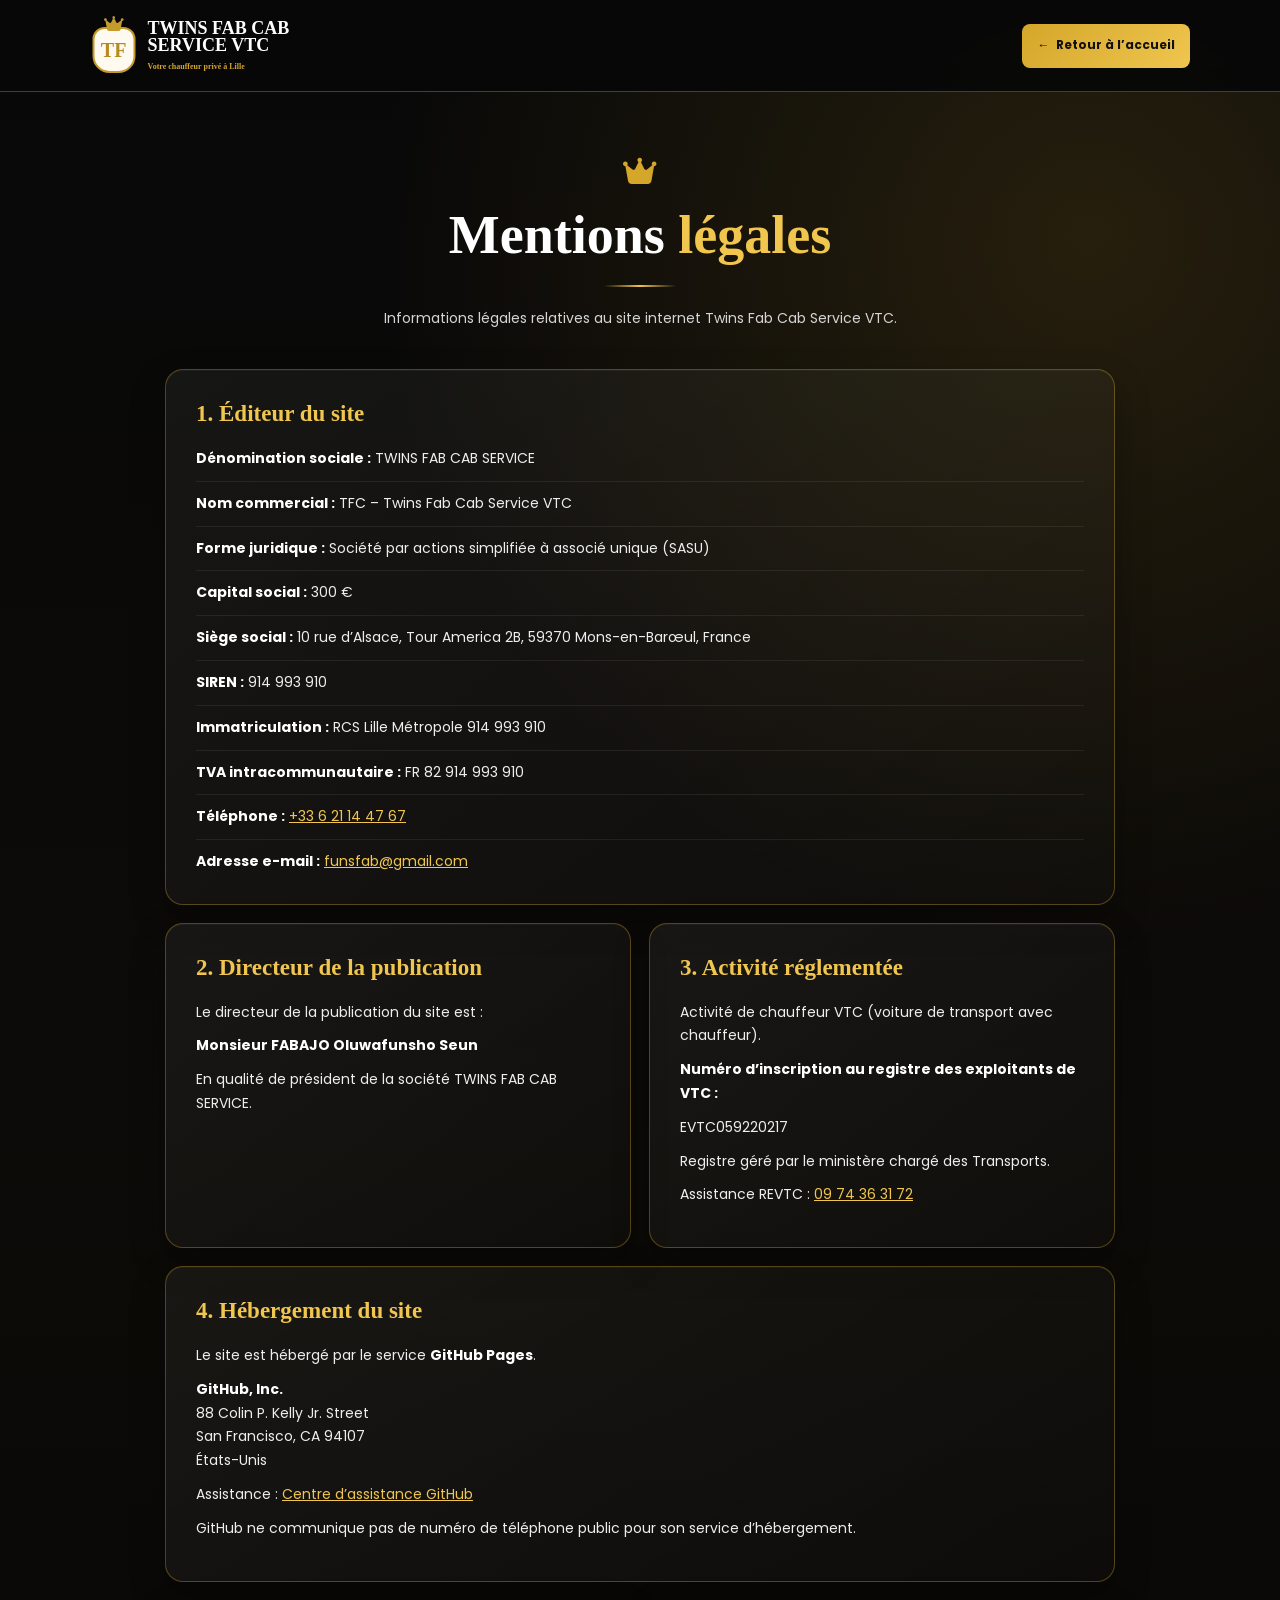
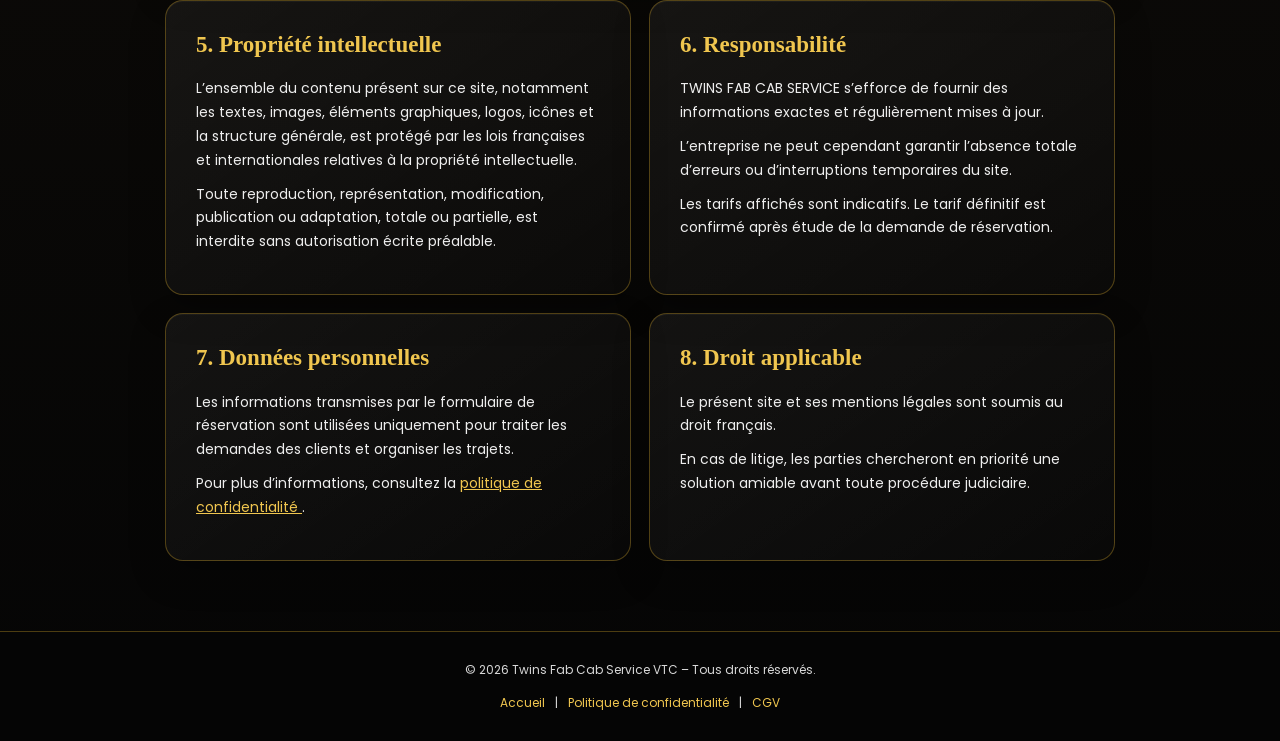
<file: mentions-legales.html>
<!DOCTYPE html>
<html lang="fr">
<head>
  <meta charset="UTF-8">
  <meta name="google" content="notranslate">

  <meta
    name="viewport"
    content="width=device-width, initial-scale=1.0"
  >

  <title>Mentions légales | Twins Fab Cab Service VTC</title>

  <meta name="description" content="Mentions légales du site Twins Fab Cab Service VTC.">
  <link rel="canonical" href="https://twinsfabcab.fr/mentions-legales.html">
  <meta name="robots" content="noindex,follow">
  <meta name="author" content="Twins Fab Cab Service VTC">
  <meta name="theme-color" content="#080808">
  <link rel="icon" href="favicon.svg" type="image/svg+xml">

  <meta property="og:type" content="website">
  <meta property="og:site_name" content="Twins Fab Cab Service VTC">
  <meta property="og:locale" content="fr_FR">
  <meta property="og:title" content="Mentions légales | Twins Fab Cab Service VTC">
  <meta property="og:description" content="Mentions légales du site Twins Fab Cab Service VTC.">
  <meta property="og:url" content="https://twinsfabcab.fr/mentions-legales.html">
  <meta property="og:image" content="https://twinsfabcab.fr/images/tesla-model-y-lille.png">
  <meta property="og:image:alt" content="Twins Fab Cab Service VTC – chauffeur privé à Lille">

  <meta name="twitter:card" content="summary_large_image">
  <meta name="twitter:title" content="Mentions légales | Twins Fab Cab Service VTC">
  <meta name="twitter:description" content="Mentions légales du site Twins Fab Cab Service VTC.">
  <meta name="twitter:image" content="https://twinsfabcab.fr/images/tesla-model-y-lille.png">


  <link rel="preconnect" href="https://fonts.googleapis.com">

  <link
    rel="preconnect"
    href="https://fonts.gstatic.com"
    crossorigin
  >

  <link
    href="https://fonts.googleapis.com/css2?family=Poppins:wght@400;500;600;700&display=swap"
    rel="stylesheet"
  >


  <link
    rel="stylesheet"
    href="https://cdnjs.cloudflare.com/ajax/libs/font-awesome/6.5.2/css/all.min.css"
  >

  <style>
    * {
      margin: 0;
      padding: 0;
      box-sizing: border-box;
    }

    :root {
      --gold: #d4a62a;
      --gold-light: #f0c64f;
      --black: #080808;
      --card: #121212;
      --white: #ffffff;
      --grey: #d5d5d5;
    }

    body {
      min-height: 100vh;
      font-family: "Poppins", sans-serif;
      color: var(--white);
      background:
        radial-gradient(
          circle at 85% 10%,
          rgba(212, 166, 42, 0.14),
          transparent 30%
        ),
        linear-gradient(
          180deg,
          #080808,
          #0d0b08,
          #050505
        );
      line-height: 1.7;
    }

    a {
      color: inherit;
    }

    .legal-header {
      position: sticky;
      top: 0;
      z-index: 100;

      min-height: 92px;
      padding: 14px 18px;

      display: flex;
      align-items: center;
      justify-content: space-between;
      gap: 15px;

      background: rgba(8, 8, 8, 0.96);
      border-bottom: 1px solid rgba(212, 166, 42, 0.35);

      backdrop-filter: blur(12px);
    }

    .legal-brand {
      display: flex;
      align-items: center;
      gap: 12px;

      text-decoration: none;
    }

    .legal-brand-mark {
      width: 48px;
      height: 58px;
      flex: 0 0 48px;

      display: flex;
      align-items: center;
      justify-content: center;

      color: var(--gold-light);
      border: 2px solid var(--gold);
      border-radius: 9px 9px 20px 20px;

      font-family: Georgia, serif;
      font-size: 18px;
      font-weight: 700;
    }

    .legal-brand-text strong {
      display: block;

      font-family: Georgia, serif;
      font-size: 15px;
      line-height: 1.08;
    }

    .legal-brand-text span {
      display: block;
      margin-top: 4px;

      color: var(--gold);
      font-size: 10px;
    }

    .back-home {
      min-height: 44px;
      padding: 10px 15px;

      display: inline-flex;
      align-items: center;
      justify-content: center;
      gap: 7px;

      color: #111111;
      background:
        linear-gradient(
          135deg,
          var(--gold),
          var(--gold-light)
        );

      border-radius: 8px;

      font-size: 12px;
      font-weight: 700;
      text-decoration: none;
      white-space: nowrap;
    }

    .legal-main {
      width: min(92%, 950px);
      margin: 0 auto;
      padding: 55px 0 70px;
    }

    .legal-intro {
      margin-bottom: 38px;
      text-align: center;
    }

    .legal-crown {
      color: var(--gold);
      font-size: 30px;
    }

    .legal-intro h1 {
      margin-top: 8px;

      font-family: Georgia, serif;
      font-size: clamp(34px, 9vw, 54px);
      line-height: 1.1;
    }

    .legal-intro h1 span {
      color: var(--gold-light);
    }

    .legal-line {
      width: 72px;
      height: 2px;
      margin: 20px auto;

      background:
        linear-gradient(
          90deg,
          transparent,
          var(--gold-light),
          transparent
        );
    }

    .legal-intro p {
      max-width: 650px;
      margin: 0 auto;

      color: var(--grey);
      font-size: 14px;
    }

    .legal-grid {
      display: grid;
      gap: 18px;
    }

    .legal-card {
      padding: 25px 22px;

      background:
        linear-gradient(
          145deg,
          rgba(255, 255, 255, 0.055),
          rgba(255, 255, 255, 0.015)
        );

      border: 1px solid rgba(212, 166, 42, 0.35);
      border-radius: 18px;

      box-shadow:
        0 14px 35px rgba(0, 0, 0, 0.28),
        inset 0 1px 0 rgba(255, 255, 255, 0.04);
    }

    .legal-card h2 {
      margin-bottom: 18px;

      color: var(--gold-light);
      font-family: Georgia, serif;
      font-size: 23px;
      line-height: 1.25;
    }

    .legal-card h3 {
      margin: 22px 0 8px;

      color: var(--gold);
      font-size: 16px;
    }

    .legal-card p {
      margin-bottom: 10px;

      color: #eeeeee;
      font-size: 14px;
    }

    .legal-card strong {
      color: var(--white);
    }

    .legal-card a {
      color: var(--gold-light);
      overflow-wrap: anywhere;
    }

    .legal-list {
      display: grid;
      gap: 10px;

      list-style: none;
    }

    .legal-list li {
      padding-bottom: 10px;

      color: #eeeeee;
      border-bottom: 1px solid rgba(255, 255, 255, 0.07);

      font-size: 14px;
    }

    .legal-list li:last-child {
      padding-bottom: 0;
      border-bottom: 0;
    }

    .legal-footer {
      padding: 28px 18px;

      color: #d7d7d7;
      background: #050505;
      border-top: 1px solid rgba(212, 166, 42, 0.35);

      text-align: center;
      font-size: 12px;
    }

    .legal-footer-links {
      margin-top: 13px;

      display: flex;
      flex-wrap: wrap;
      justify-content: center;
      gap: 10px;
    }

    .legal-footer-links a {
      color: var(--gold-light);
      text-decoration: none;
    }

    @media (min-width: 750px) {
      .legal-header {
        padding-right: 7%;
        padding-left: 7%;
      }

      .legal-grid {
        grid-template-columns: repeat(2, 1fr);
      }

      .legal-card-full {
        grid-column: 1 / -1;
      }

      .legal-card {
        padding: 30px;
      }
    }

    @media (max-width: 430px) {
      .legal-brand-text strong {
        max-width: 145px;
        font-size: 13px;
      }

      .legal-brand-text span {
        font-size: 8px;
      }

      .back-home span {
        display: none;
      }

      .back-home::after {
        content: "Accueil";
      }
    }
  

    /* =========================================================
       HOMEPAGE-MATCHING TF BRAND
       ========================================================= */
    .legal-brand {
      gap: 10px;
      overflow: visible;
    }

    .legal-brand-mark {
      position: relative;
      width: 48px;
      height: 56px;
      min-width: 48px;
      flex: 0 0 48px;
      margin: 0;
      color: transparent;
      background: transparent;
      border: 0;
      border-radius: 0;
      overflow: visible;
    }

    .legal-brand-mark::before {
      content: "TF";
      position: absolute;
      top: 9px;
      left: 50%;
      transform: translateX(-50%);
      width: 43px;
      height: 46px;
      display: flex;
      align-items: center;
      justify-content: center;
      color: #b8891f;
      background: #fffaf0;
      border: 2px solid #c49a2c;
      border-radius: 12px 12px 17px 17px;
      box-sizing: border-box;
      font-family: Georgia, "Times New Roman", serif;
      font-size: 20px;
      font-weight: 700;
      line-height: 1;
      z-index: 1;
    }

    .legal-brand-mark::after {
      content: "\f521";
      position: absolute;
      top: -3px;
      left: 50%;
      transform: translateX(-50%);
      color: #c49a2c;
      font-family: "Font Awesome 6 Free";
      font-weight: 900;
      font-size: 17px;
      line-height: 1;
      z-index: 2;
    }

    .legal-brand-text {
      width: 190px;
      text-align: left;
    }

    .legal-brand-text strong {
      display: block;
      color: #ffffff;
      font-family: Georgia, "Times New Roman", serif;
      font-size: 18px;
      font-weight: 700;
      line-height: 0.96;
      text-transform: uppercase;
      white-space: nowrap;
    }

    .legal-brand-text span {
      display: block;
      margin-top: 7px;
      color: #d4a62a;
      font-family: Georgia, "Times New Roman", serif;
      font-size: 8px;
      font-weight: 700;
      line-height: 1.15;
      text-transform: none;
      white-space: nowrap;
    }

    @media (max-width: 600px) {
      .legal-header {
        min-height: 86px;
        padding: 12px 12px;
      }

      .legal-brand { gap: 8px; }
      .legal-brand-mark {
        width: 44px;
        height: 52px;
        min-width: 44px;
        flex-basis: 44px;
      }
      .legal-brand-mark::before {
        top: 8px;
        width: 39px;
        height: 42px;
        font-size: 18px;
      }
      .legal-brand-mark::after {
        top: -3px;
        font-size: 16px;
      }
      .legal-brand-text { width: 150px; }
      .legal-brand-text strong {
        max-width: none;
        font-size: 14px;
        line-height: 0.98;
      }
      .legal-brand-text span {
        margin-top: 5px;
        font-size: 7px;
      }
      .back-home {
        min-height: 38px;
        padding: 8px 10px;
        font-size: 10px;
      }
      .back-home span { display: inline !important; }
      .back-home::after { content: none !important; display: none !important; }
    }

  
    /* FINAL MOBILE COMPACT CARD SPACING */
    @media (max-width: 768px) {
      .legal-grid { gap: 6px !important; }
    }
</style>
  <script src="js/language.js"></script>
  <script src="js/seo.js" defer></script>
</head>

<body>

  <header class="legal-header">

    <a
      href="index.html"
      class="legal-brand"
      aria-label="Retour à l’accueil"
    >
      <div class="legal-brand-mark">
        TF
      </div>

      <div class="legal-brand-text">
        <strong>
          TWINS FAB CAB<br>
          SERVICE VTC
        </strong>

        <span>
          Votre chauffeur privé à Lille
        </span>
      </div>
    </a>

    <a
      href="index.html"
      class="back-home"
    >
      ←
      <span>Retour à l’accueil</span>
    </a>

  </header>


  <main class="legal-main">

    <section class="legal-intro">

      <div class="legal-crown">
        <i class="fa-solid fa-crown" aria-hidden="true"></i>
      </div>

      <h1>
        Mentions <span>légales</span>
      </h1>

      <div class="legal-line"></div>

      <p>
        Informations légales relatives au site internet
        Twins Fab Cab Service VTC.
      </p>

    </section>


    <div class="legal-grid">

      <section class="legal-card legal-card-full">

        <h2>1. Éditeur du site</h2>

        <ul class="legal-list">

          <li>
            <strong>Dénomination sociale :</strong>
            TWINS FAB CAB SERVICE
          </li>

          <li>
            <strong>Nom commercial :</strong>
            TFC – Twins Fab Cab Service VTC
          </li>

          <li>
            <strong>Forme juridique :</strong>
            Société par actions simplifiée à associé unique
            (SASU)
          </li>

          <li>
            <strong>Capital social :</strong>
            300 €
          </li>

          <li>
            <strong>Siège social :</strong>
            10 rue d’Alsace, Tour America 2B,
            59370 Mons-en-Barœul, France
          </li>

          <li>
            <strong>SIREN :</strong>
            914 993 910
          </li>

          <li>
            <strong>Immatriculation :</strong>
            RCS Lille Métropole 914 993 910
          </li>

          <li>
            <strong>TVA intracommunautaire :</strong>
            FR 82 914 993 910
          </li>

          <li>
            <strong>Téléphone :</strong>
            <a href="tel:+33621144767">
              +33 6 21 14 47 67
            </a>
          </li>

          <li>
            <strong>Adresse e-mail :</strong>
            <a href="mailto:funsfab@gmail.com">
              funsfab@gmail.com
            </a>
          </li>

        </ul>

      </section>


      <section class="legal-card">

        <h2>2. Directeur de la publication</h2>

        <p>
          Le directeur de la publication du site est :
        </p>

        <p>
          <strong>
            Monsieur FABAJO Oluwafunsho Seun
          </strong>
        </p>

        <p>
          En qualité de président de la société
          TWINS FAB CAB SERVICE.
        </p>

      </section>


      <section class="legal-card">

        <h2>3. Activité réglementée</h2>

        <p>
          Activité de chauffeur VTC
          (voiture de transport avec chauffeur).
        </p>

        <p>
          <strong>
            Numéro d’inscription au registre des exploitants
            de VTC :
          </strong>
        </p>

        <p>
          EVTC059220217
        </p>

        <p>
          Registre géré par le ministère chargé des Transports.
        </p>

        <p>
          Assistance REVTC :
          <a href="tel:+33974363172">
            09 74 36 31 72
          </a>
        </p>

      </section>


      <section class="legal-card legal-card-full">

        <h2>4. Hébergement du site</h2>

        <p>
          Le site est hébergé par le service
          <strong>GitHub Pages</strong>.
        </p>

        <p>
          <strong>GitHub, Inc.</strong><br>
          88 Colin P. Kelly Jr. Street<br>
          San Francisco, CA 94107<br>
          États-Unis
        </p>

        <p>
          Assistance :
          <a
            href="https://support.github.com/contact"
            target="_blank"
            rel="noopener"
          >
            Centre d’assistance GitHub
          </a>
        </p>

        <p>
          GitHub ne communique pas de numéro de téléphone
          public pour son service d’hébergement.
        </p>

      </section>


      <section class="legal-card">

        <h2>5. Propriété intellectuelle</h2>

        <p>
          L’ensemble du contenu présent sur ce site,
          notamment les textes, images, éléments graphiques,
          logos, icônes et la structure générale, est protégé
          par les lois françaises et internationales relatives
          à la propriété intellectuelle.
        </p>

        <p>
          Toute reproduction, représentation, modification,
          publication ou adaptation, totale ou partielle,
          est interdite sans autorisation écrite préalable.
        </p>

      </section>


      <section class="legal-card">

        <h2>6. Responsabilité</h2>

        <p>
          TWINS FAB CAB SERVICE s’efforce de fournir des
          informations exactes et régulièrement mises à jour.
        </p>

        <p>
          L’entreprise ne peut cependant garantir l’absence
          totale d’erreurs ou d’interruptions temporaires du
          site.
        </p>

        <p>
          Les tarifs affichés sont indicatifs. Le tarif
          définitif est confirmé après étude de la demande
          de réservation.
        </p>

      </section>


      <section class="legal-card">

        <h2>7. Données personnelles</h2>

        <p>
          Les informations transmises par le formulaire de
          réservation sont utilisées uniquement pour traiter
          les demandes des clients et organiser les trajets.
        </p>

        <p>
          Pour plus d’informations, consultez la
          <a href="politique-confidentialite.html">
            politique de confidentialité
          </a>.
        </p>

      </section>


      <section class="legal-card">

        <h2>8. Droit applicable</h2>

        <p>
          Le présent site et ses mentions légales sont soumis
          au droit français.
        </p>

        <p>
          En cas de litige, les parties chercheront en priorité
          une solution amiable avant toute procédure judiciaire.
        </p>

      </section>

    </div>

  </main>


  <footer class="legal-footer">

    <p>
      © 2026 Twins Fab Cab Service VTC –
      Tous droits réservés.
    </p>

    <div class="legal-footer-links">

      <a href="index.html">
        Accueil
      </a>

      <span>|</span>

      <a href="politique-confidentialite.html">
        Politique de confidentialité
      </a>

      <span>|</span>

      <a href="cgv.html">
        CGV
      </a>

    </div>

  </footer>

</body>
</html>
</file>
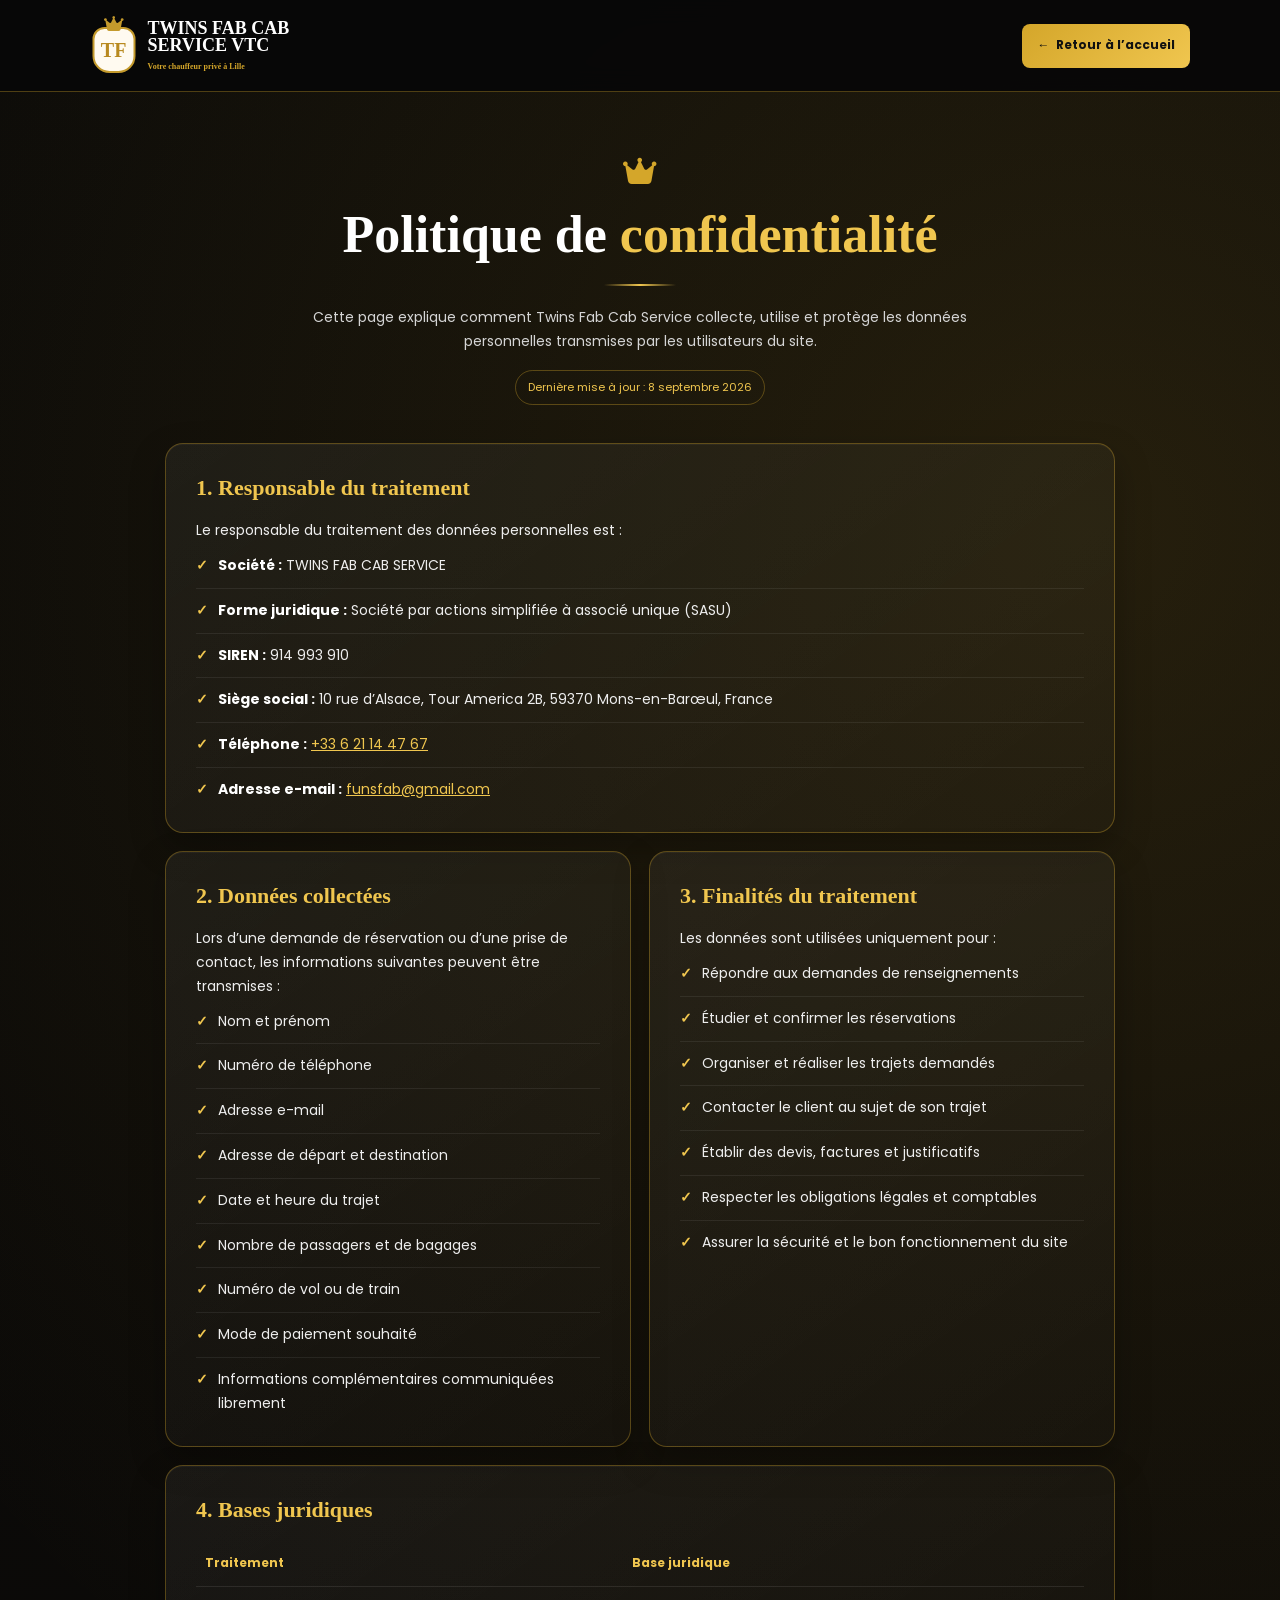
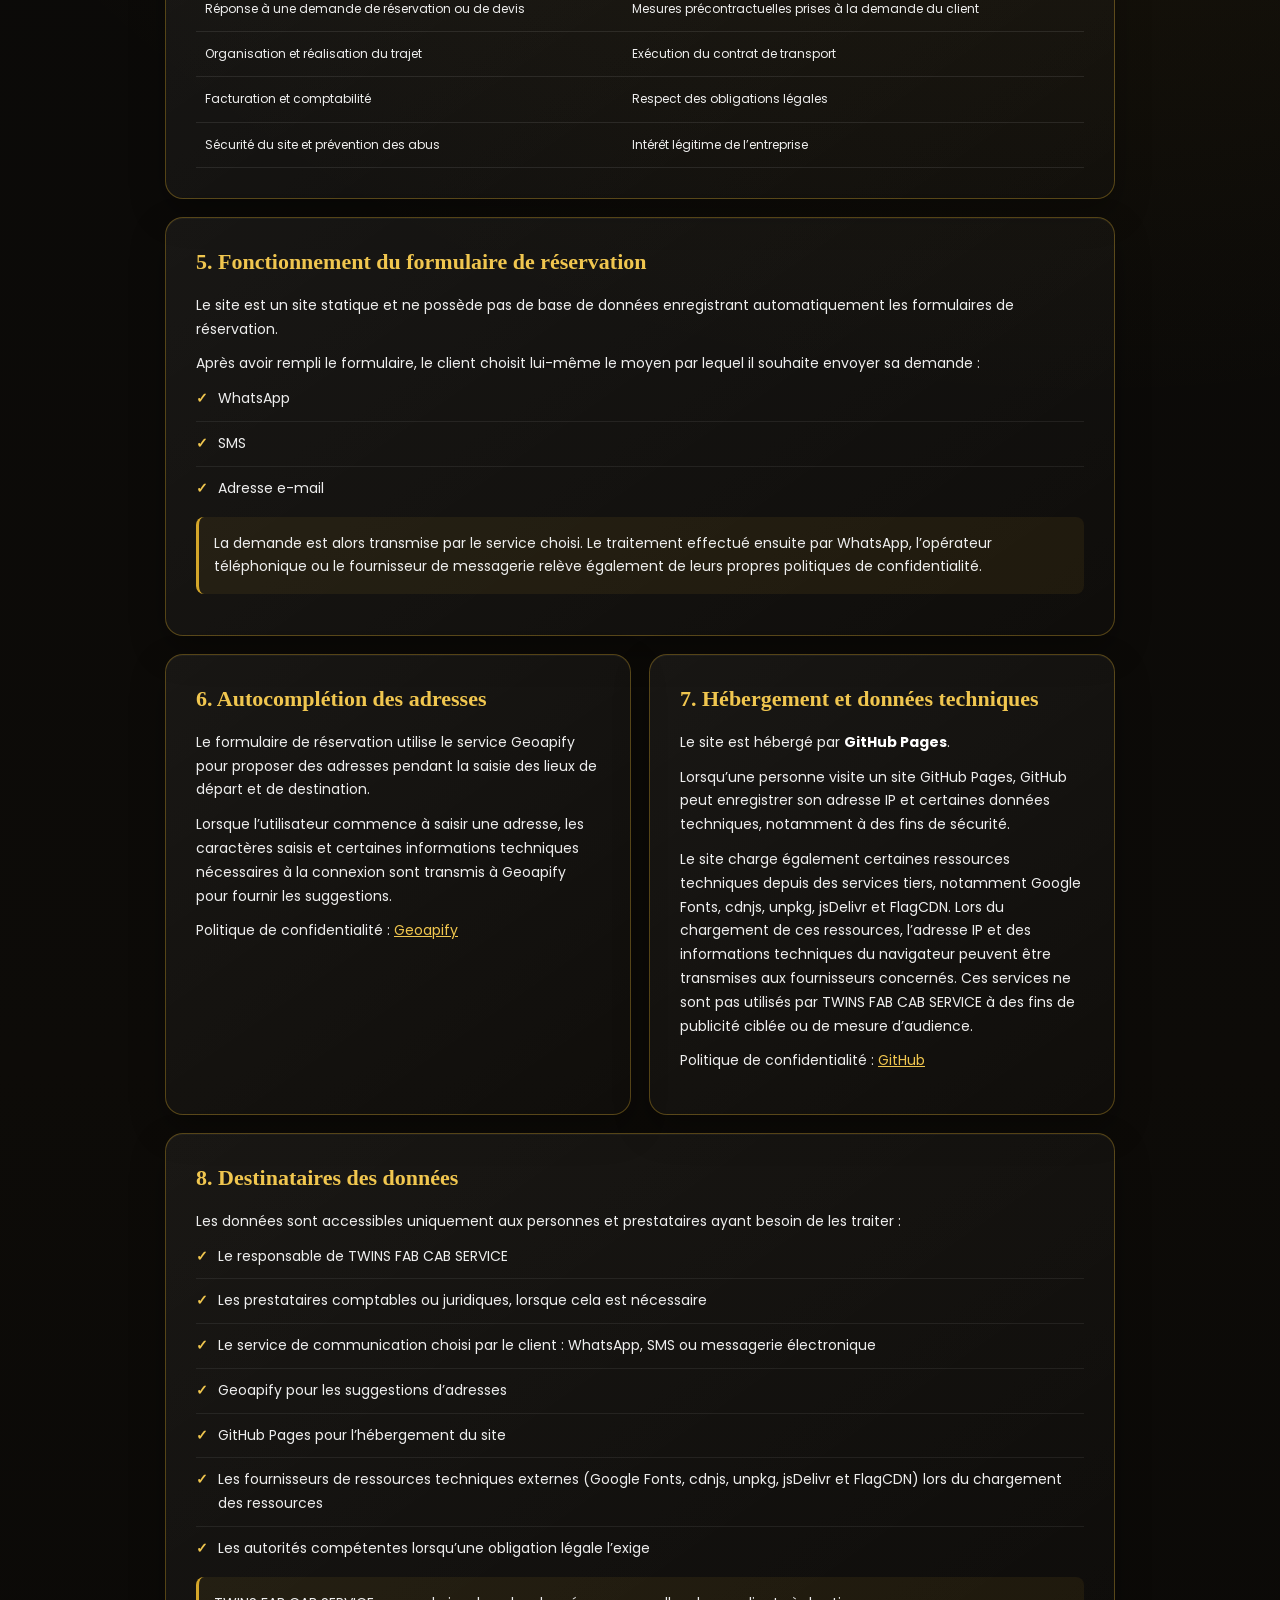
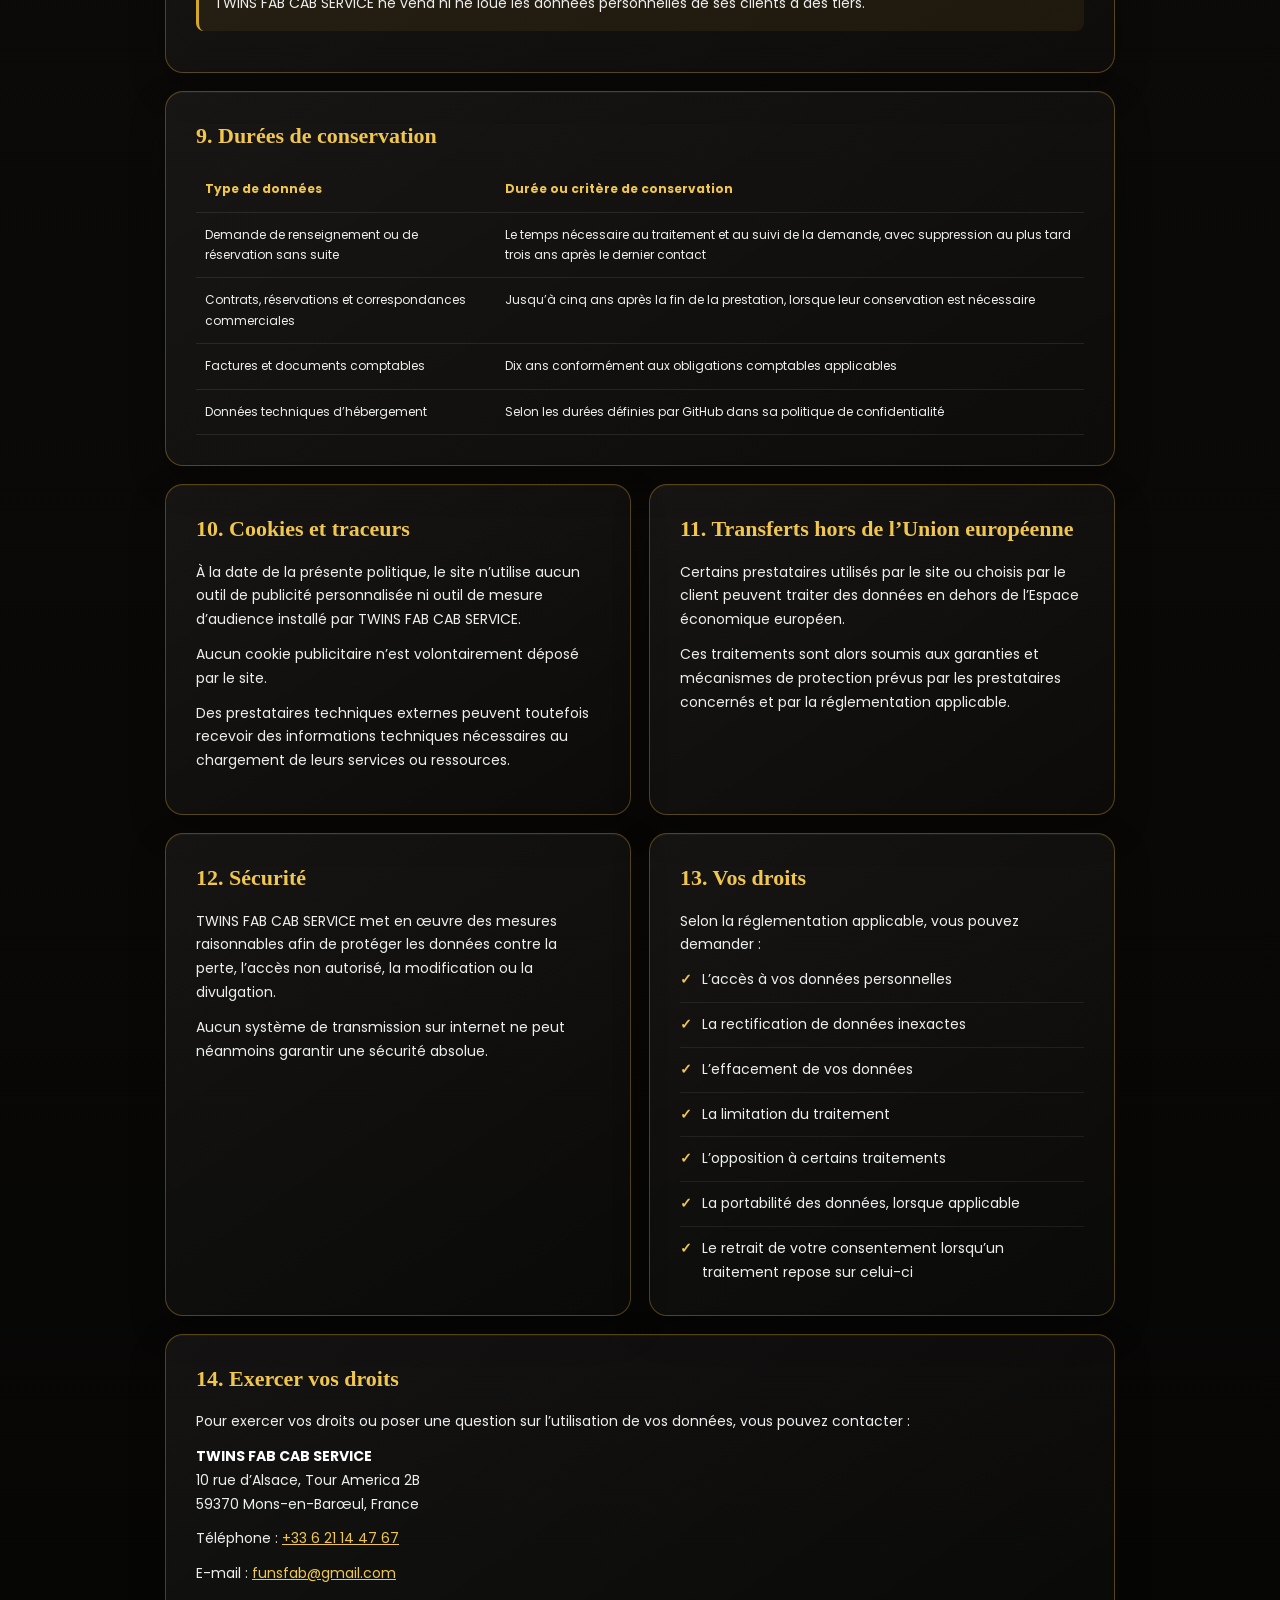
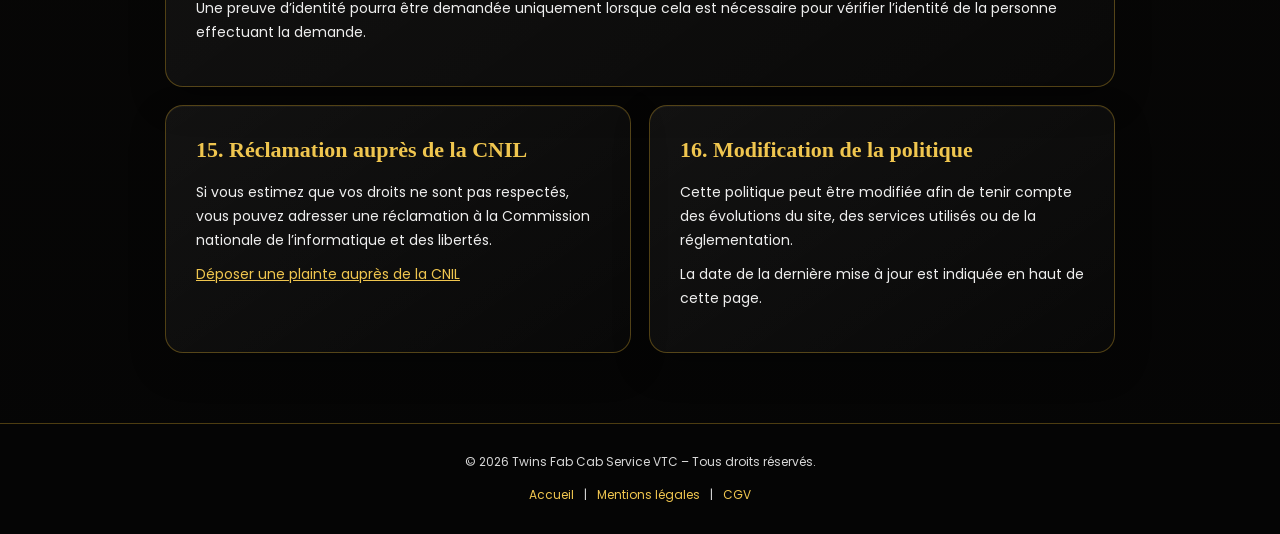
<file: politique-confidentialite.html>
<!DOCTYPE html>
<html lang="fr">
<head>
  <meta charset="UTF-8">
  <meta name="google" content="notranslate">

  <meta
    name="viewport"
    content="width=device-width, initial-scale=1.0"
  >

  <title>Politique de confidentialité | Twins Fab Cab Service VTC</title>

  <meta name="description" content="Politique de confidentialité et protection des données personnelles de Twins Fab Cab Service VTC.">
  <link rel="canonical" href="https://twinsfabcab.fr/politique-confidentialite.html">
  <meta name="robots" content="noindex,follow">
  <meta name="author" content="Twins Fab Cab Service VTC">
  <meta name="theme-color" content="#080808">
  <link rel="icon" href="favicon.svg" type="image/svg+xml">

  <meta property="og:type" content="website">
  <meta property="og:site_name" content="Twins Fab Cab Service VTC">
  <meta property="og:locale" content="fr_FR">
  <meta property="og:title" content="Politique de confidentialité | Twins Fab Cab Service VTC">
  <meta property="og:description" content="Politique de confidentialité et protection des données personnelles de Twins Fab Cab Service VTC.">
  <meta property="og:url" content="https://twinsfabcab.fr/politique-confidentialite.html">
  <meta property="og:image" content="https://twinsfabcab.fr/images/tesla-model-y-lille.png">
  <meta property="og:image:alt" content="Twins Fab Cab Service VTC – chauffeur privé à Lille">

  <meta name="twitter:card" content="summary_large_image">
  <meta name="twitter:title" content="Politique de confidentialité | Twins Fab Cab Service VTC">
  <meta name="twitter:description" content="Politique de confidentialité et protection des données personnelles de Twins Fab Cab Service VTC.">
  <meta name="twitter:image" content="https://twinsfabcab.fr/images/tesla-model-y-lille.png">


  <link rel="preconnect" href="https://fonts.googleapis.com">

  <link
    rel="preconnect"
    href="https://fonts.gstatic.com"
    crossorigin
  >

  <link
    href="https://fonts.googleapis.com/css2?family=Poppins:wght@400;500;600;700&display=swap"
    rel="stylesheet"
  >


  <link
    rel="stylesheet"
    href="https://cdnjs.cloudflare.com/ajax/libs/font-awesome/6.5.2/css/all.min.css"
  >

  <style>
    * {
      margin: 0;
      padding: 0;
      box-sizing: border-box;
    }

    :root {
      --gold: #d4a62a;
      --gold-light: #f0c64f;
      --black: #080808;
      --white: #ffffff;
      --grey: #d5d5d5;
    }

    body {
      min-height: 100vh;

      font-family: "Poppins", sans-serif;
      color: var(--white);
      line-height: 1.7;

      background:
        radial-gradient(
          circle at 85% 10%,
          rgba(212, 166, 42, 0.14),
          transparent 30%
        ),
        linear-gradient(
          180deg,
          #080808,
          #0d0b08,
          #050505
        );
    }

    a {
      color: inherit;
    }

    .privacy-header {
      position: sticky;
      top: 0;
      z-index: 100;

      min-height: 92px;
      padding: 14px 18px;

      display: flex;
      align-items: center;
      justify-content: space-between;
      gap: 15px;

      background: rgba(8, 8, 8, 0.96);
      border-bottom: 1px solid rgba(212, 166, 42, 0.35);

      backdrop-filter: blur(12px);
      -webkit-backdrop-filter: blur(12px);
    }

    .privacy-brand {
      display: flex;
      align-items: center;
      gap: 12px;

      color: #ffffff;
      text-decoration: none;
    }

    .privacy-brand-mark {
      width: 48px;
      height: 58px;
      flex: 0 0 48px;

      display: flex;
      align-items: center;
      justify-content: center;

      color: var(--gold-light);
      border: 2px solid var(--gold);
      border-radius: 9px 9px 20px 20px;

      font-family: Georgia, serif;
      font-size: 18px;
      font-weight: 700;
    }

    .privacy-brand-text strong {
      display: block;

      font-family: Georgia, serif;
      font-size: 15px;
      line-height: 1.08;
    }

    .privacy-brand-text span {
      display: block;
      margin-top: 4px;

      color: var(--gold);
      font-size: 10px;
    }

    .back-home {
      min-height: 44px;
      padding: 10px 15px;

      display: inline-flex;
      align-items: center;
      justify-content: center;
      gap: 7px;

      color: #111111;

      background:
        linear-gradient(
          135deg,
          var(--gold),
          var(--gold-light)
        );

      border-radius: 8px;

      font-size: 12px;
      font-weight: 700;
      text-decoration: none;
      white-space: nowrap;
    }

    .privacy-main {
      width: min(92%, 950px);
      margin: 0 auto;
      padding: 55px 0 70px;
    }

    .privacy-intro {
      margin-bottom: 38px;
      text-align: center;
    }

    .privacy-crown {
      color: var(--gold);
      font-size: 30px;
    }

    .privacy-intro h1 {
      margin-top: 8px;

      font-family: Georgia, serif;
      font-size: clamp(32px, 8vw, 52px);
      line-height: 1.12;
    }

    .privacy-intro h1 span {
      color: var(--gold-light);
    }

    .privacy-line {
      width: 72px;
      height: 2px;
      margin: 20px auto;

      background:
        linear-gradient(
          90deg,
          transparent,
          var(--gold-light),
          transparent
        );
    }

    .privacy-intro p {
      max-width: 680px;
      margin: 0 auto;

      color: var(--grey);
      font-size: 14px;
    }

    .update-date {
      display: inline-block;
      margin-top: 16px;
      padding: 7px 12px;

      color: var(--gold-light);
      border: 1px solid rgba(212, 166, 42, 0.35);
      border-radius: 999px;

      font-size: 11px;
    }

    .privacy-grid {
      display: grid;
      gap: 18px;
    }

    .privacy-card {
      padding: 25px 22px;

      background:
        linear-gradient(
          145deg,
          rgba(255, 255, 255, 0.055),
          rgba(255, 255, 255, 0.015)
        );

      border: 1px solid rgba(212, 166, 42, 0.35);
      border-radius: 18px;

      box-shadow:
        0 14px 35px rgba(0, 0, 0, 0.28),
        inset 0 1px 0 rgba(255, 255, 255, 0.04);
    }

    .privacy-card h2 {
      margin-bottom: 17px;

      color: var(--gold-light);
      font-family: Georgia, serif;
      font-size: 22px;
      line-height: 1.3;
    }

    .privacy-card h3 {
      margin: 20px 0 8px;

      color: var(--gold);
      font-size: 15px;
    }

    .privacy-card p {
      margin-bottom: 11px;

      color: #eeeeee;
      font-size: 14px;
    }

    .privacy-card strong {
      color: #ffffff;
    }

    .privacy-card a {
      color: var(--gold-light);
      overflow-wrap: anywhere;
    }

    .privacy-list {
      margin: 0;
      padding: 0;

      display: grid;
      gap: 10px;

      list-style: none;
    }

    .privacy-list li {
      position: relative;
      padding: 0 0 10px 22px;

      color: #eeeeee;
      border-bottom: 1px solid rgba(255, 255, 255, 0.07);

      font-size: 14px;
    }

    .privacy-list li::before {
      content: "✓";
      position: absolute;
      top: 0;
      left: 0;

      color: var(--gold-light);
      font-weight: 700;
    }

    .privacy-list li:last-child {
      padding-bottom: 0;
      border-bottom: 0;
    }

    .privacy-table {
      width: 100%;
      border-collapse: collapse;
    }

    .privacy-table th,
    .privacy-table td {
      padding: 12px 9px;

      border-bottom: 1px solid rgba(255, 255, 255, 0.09);

      font-size: 12px;
      text-align: left;
      vertical-align: top;
    }

    .privacy-table th {
      color: var(--gold-light);
    }

    .privacy-table td {
      color: #eeeeee;
    }

    .privacy-note {
      margin-top: 16px;
      padding: 15px;

      color: #f3ead7;
      background: rgba(212, 166, 42, 0.08);

      border-left: 3px solid var(--gold);
      border-radius: 8px;

      font-size: 13px;
    }

    .privacy-footer {
      padding: 28px 18px;

      color: #d7d7d7;
      background: #050505;
      border-top: 1px solid rgba(212, 166, 42, 0.35);

      text-align: center;
      font-size: 12px;
    }

    .privacy-footer-links {
      margin-top: 13px;

      display: flex;
      flex-wrap: wrap;
      justify-content: center;
      gap: 10px;
    }

    .privacy-footer-links a {
      color: var(--gold-light);
      text-decoration: none;
    }

    @media (min-width: 750px) {
      .privacy-header {
        padding-right: 7%;
        padding-left: 7%;
      }

      .privacy-grid {
        grid-template-columns: repeat(2, 1fr);
      }

      .privacy-card-full {
        grid-column: 1 / -1;
      }

      .privacy-card {
        padding: 30px;
      }
    }

    @media (max-width: 600px) {
      .privacy-table {
        display: block;
        overflow-x: auto;
      }
    }

    @media (max-width: 430px) {
      .privacy-brand-text strong {
        max-width: 145px;
        font-size: 13px;
      }

      .privacy-brand-text span {
        font-size: 8px;
      }

      .back-home span {
        display: none;
      }

      .back-home::after {
        content: "Accueil";
      }
    }
  

    /* =========================================================
       HOMEPAGE-MATCHING TF BRAND
       ========================================================= */
    .privacy-brand {
      gap: 10px;
      overflow: visible;
    }

    .privacy-brand-mark {
      position: relative;
      width: 48px;
      height: 56px;
      min-width: 48px;
      flex: 0 0 48px;
      margin: 0;
      color: transparent;
      background: transparent;
      border: 0;
      border-radius: 0;
      overflow: visible;
    }

    .privacy-brand-mark::before {
      content: "TF";
      position: absolute;
      top: 9px;
      left: 50%;
      transform: translateX(-50%);
      width: 43px;
      height: 46px;
      display: flex;
      align-items: center;
      justify-content: center;
      color: #b8891f;
      background: #fffaf0;
      border: 2px solid #c49a2c;
      border-radius: 12px 12px 17px 17px;
      box-sizing: border-box;
      font-family: Georgia, "Times New Roman", serif;
      font-size: 20px;
      font-weight: 700;
      line-height: 1;
      z-index: 1;
    }

    .privacy-brand-mark::after {
      content: "\f521";
      position: absolute;
      top: -3px;
      left: 50%;
      transform: translateX(-50%);
      color: #c49a2c;
      font-family: "Font Awesome 6 Free";
      font-weight: 900;
      font-size: 17px;
      line-height: 1;
      z-index: 2;
    }

    .privacy-brand-text {
      width: 190px;
      text-align: left;
    }

    .privacy-brand-text strong {
      display: block;
      color: #ffffff;
      font-family: Georgia, "Times New Roman", serif;
      font-size: 18px;
      font-weight: 700;
      line-height: 0.96;
      text-transform: uppercase;
      white-space: nowrap;
    }

    .privacy-brand-text span {
      display: block;
      margin-top: 7px;
      color: #d4a62a;
      font-family: Georgia, "Times New Roman", serif;
      font-size: 8px;
      font-weight: 700;
      line-height: 1.15;
      text-transform: none;
      white-space: nowrap;
    }

    @media (max-width: 600px) {
      .privacy-header {
        min-height: 86px;
        padding: 12px 12px;
      }

      .privacy-brand { gap: 8px; }
      .privacy-brand-mark {
        width: 44px;
        height: 52px;
        min-width: 44px;
        flex-basis: 44px;
      }
      .privacy-brand-mark::before {
        top: 8px;
        width: 39px;
        height: 42px;
        font-size: 18px;
      }
      .privacy-brand-mark::after {
        top: -3px;
        font-size: 16px;
      }
      .privacy-brand-text { width: 150px; }
      .privacy-brand-text strong {
        max-width: none;
        font-size: 14px;
        line-height: 0.98;
      }
      .privacy-brand-text span {
        margin-top: 5px;
        font-size: 7px;
      }
      .back-home {
        min-height: 38px;
        padding: 8px 10px;
        font-size: 10px;
      }
      .back-home span { display: inline !important; }
      .back-home::after { content: none !important; display: none !important; }
    }

  
    /* FINAL MOBILE COMPACT CARD SPACING */
    @media (max-width: 768px) {
      .privacy-grid { gap: 6px !important; }
    }
</style>
  <script src="js/language.js"></script>
  <script src="js/seo.js" defer></script>
</head>

<body>

  <header class="privacy-header">

    <a
      href="index.html"
      class="privacy-brand"
      aria-label="Retour à l’accueil"
    >
      <div class="privacy-brand-mark">
        TF
      </div>

      <div class="privacy-brand-text">
        <strong>
          TWINS FAB CAB<br>
          SERVICE VTC
        </strong>

        <span>
          Votre chauffeur privé à Lille
        </span>
      </div>
    </a>

    <a
      href="index.html"
      class="back-home"
    >
      ←
      <span>Retour à l’accueil</span>
    </a>

  </header>


  <main class="privacy-main">

    <section class="privacy-intro">

      <div class="privacy-crown">
        <i class="fa-solid fa-crown" aria-hidden="true"></i>
      </div>

      <h1>
        Politique de
        <span>confidentialité</span>
      </h1>

      <div class="privacy-line"></div>

      <p>
        Cette page explique comment Twins Fab Cab Service
        collecte, utilise et protège les données personnelles
        transmises par les utilisateurs du site.
      </p>

      <span class="update-date">
        Dernière mise à jour : 8 septembre 2026
      </span>

    </section>


    <div class="privacy-grid">

      <section class="privacy-card privacy-card-full">

        <h2>1. Responsable du traitement</h2>

        <p>
          Le responsable du traitement des données
          personnelles est :
        </p>

        <ul class="privacy-list">

          <li>
            <strong>Société :</strong>
            TWINS FAB CAB SERVICE
          </li>

          <li>
            <strong>Forme juridique :</strong>
            Société par actions simplifiée à associé unique
            (SASU)
          </li>

          <li>
            <strong>SIREN :</strong>
            914 993 910
          </li>

          <li>
            <strong>Siège social :</strong>
            10 rue d’Alsace, Tour America 2B,
            59370 Mons-en-Barœul, France
          </li>

          <li>
            <strong>Téléphone :</strong>
            <a href="tel:+33621144767">
              +33 6 21 14 47 67
            </a>
          </li>

          <li>
            <strong>Adresse e-mail :</strong>
            <a href="mailto:funsfab@gmail.com">
              funsfab@gmail.com
            </a>
          </li>

        </ul>

      </section>


      <section class="privacy-card">

        <h2>2. Données collectées</h2>

        <p>
          Lors d’une demande de réservation ou d’une prise
          de contact, les informations suivantes peuvent être
          transmises :
        </p>

        <ul class="privacy-list">

          <li>Nom et prénom</li>

          <li>Numéro de téléphone</li>

          <li>Adresse e-mail</li>

          <li>Adresse de départ et destination</li>

          <li>Date et heure du trajet</li>

          <li>Nombre de passagers et de bagages</li>

          <li>Numéro de vol ou de train</li>

          <li>Mode de paiement souhaité</li>

          <li>Informations complémentaires communiquées librement</li>

        </ul>

      </section>


      <section class="privacy-card">

        <h2>3. Finalités du traitement</h2>

        <p>
          Les données sont utilisées uniquement pour :
        </p>

        <ul class="privacy-list">

          <li>Répondre aux demandes de renseignements</li>

          <li>Étudier et confirmer les réservations</li>

          <li>Organiser et réaliser les trajets demandés</li>

          <li>Contacter le client au sujet de son trajet</li>

          <li>Établir des devis, factures et justificatifs</li>

          <li>Respecter les obligations légales et comptables</li>

          <li>Assurer la sécurité et le bon fonctionnement du site</li>

        </ul>

      </section>


      <section class="privacy-card privacy-card-full">

        <h2>4. Bases juridiques</h2>

        <table class="privacy-table">

          <thead>
            <tr>
              <th>Traitement</th>
              <th>Base juridique</th>
            </tr>
          </thead>

          <tbody>

            <tr>
              <td>
                Réponse à une demande de réservation
                ou de devis
              </td>

              <td>
                Mesures précontractuelles prises à la demande
                du client
              </td>
            </tr>

            <tr>
              <td>
                Organisation et réalisation du trajet
              </td>

              <td>
                Exécution du contrat de transport
              </td>
            </tr>

            <tr>
              <td>
                Facturation et comptabilité
              </td>

              <td>
                Respect des obligations légales
              </td>
            </tr>

            <tr>
              <td>
                Sécurité du site et prévention des abus
              </td>

              <td>
                Intérêt légitime de l’entreprise
              </td>
            </tr>

          </tbody>

        </table>

      </section>


      <section class="privacy-card privacy-card-full">

        <h2>5. Fonctionnement du formulaire de réservation</h2>

        <p>
          Le site est un site statique et ne possède pas de
          base de données enregistrant automatiquement les
          formulaires de réservation.
        </p>

        <p>
          Après avoir rempli le formulaire, le client choisit
          lui-même le moyen par lequel il souhaite envoyer sa
          demande :
        </p>

        <ul class="privacy-list">

          <li>WhatsApp</li>

          <li>SMS</li>

          <li>Adresse e-mail</li>

        </ul>

        <p class="privacy-note">
          La demande est alors transmise par le service choisi.
          Le traitement effectué ensuite par WhatsApp,
          l’opérateur téléphonique ou le fournisseur de
          messagerie relève également de leurs propres
          politiques de confidentialité.
        </p>

      </section>


      <section class="privacy-card">

        <h2>6. Autocomplétion des adresses</h2>

        <p>
          Le formulaire de réservation utilise le service
          Geoapify pour proposer des adresses pendant la
          saisie des lieux de départ et de destination.
        </p>

        <p>
          Lorsque l’utilisateur commence à saisir une adresse,
          les caractères saisis et certaines informations
          techniques nécessaires à la connexion sont transmis
          à Geoapify pour fournir les suggestions.
        </p>

        <p>
          Politique de confidentialité :
          <a
            href="https://www.geoapify.com/privacy-policy/"
            target="_blank"
            rel="noopener"
          >
            Geoapify
          </a>
        </p>

      </section>


      <section class="privacy-card">

        <h2>7. Hébergement et données techniques</h2>

        <p>
          Le site est hébergé par
          <strong>GitHub Pages</strong>.
        </p>

        <p>
          Lorsqu’une personne visite un site GitHub Pages,
          GitHub peut enregistrer son adresse IP et certaines
          données techniques, notamment à des fins de sécurité.
        </p>

        <p>
          Le site charge également certaines ressources techniques
          depuis des services tiers, notamment Google Fonts, cdnjs,
          unpkg, jsDelivr et FlagCDN. Lors du chargement de ces
          ressources, l’adresse IP et des informations techniques
          du navigateur peuvent être transmises aux fournisseurs
          concernés. Ces services ne sont pas utilisés par
          TWINS FAB CAB SERVICE à des fins de publicité ciblée ou
          de mesure d’audience.
        </p>

        <p>
          Politique de confidentialité :
          <a
            href="https://docs.github.com/en/site-policy/privacy-policies/github-general-privacy-statement"
            target="_blank"
            rel="noopener"
          >
            GitHub
          </a>
        </p>

      </section>


      <section class="privacy-card privacy-card-full">

        <h2>8. Destinataires des données</h2>

        <p>
          Les données sont accessibles uniquement aux personnes
          et prestataires ayant besoin de les traiter :
        </p>

        <ul class="privacy-list">

          <li>
            Le responsable de TWINS FAB CAB SERVICE
          </li>

          <li>
            Les prestataires comptables ou juridiques,
            lorsque cela est nécessaire
          </li>

          <li>
            Le service de communication choisi par le client :
            WhatsApp, SMS ou messagerie électronique
          </li>

          <li>
            Geoapify pour les suggestions d’adresses
          </li>

          <li>
            GitHub Pages pour l’hébergement du site
          </li>

          <li>
            Les fournisseurs de ressources techniques externes
            (Google Fonts, cdnjs, unpkg, jsDelivr et FlagCDN) lors
            du chargement des ressources
          </li>

          <li>
            Les autorités compétentes lorsqu’une obligation
            légale l’exige
          </li>

        </ul>

        <p class="privacy-note">
          TWINS FAB CAB SERVICE ne vend ni ne loue les données
          personnelles de ses clients à des tiers.
        </p>

      </section>


      <section class="privacy-card privacy-card-full">

        <h2>9. Durées de conservation</h2>

        <table class="privacy-table">

          <thead>
            <tr>
              <th>Type de données</th>
              <th>Durée ou critère de conservation</th>
            </tr>
          </thead>

          <tbody>

            <tr>
              <td>
                Demande de renseignement ou de réservation
                sans suite
              </td>

              <td>
                Le temps nécessaire au traitement et au suivi
                de la demande, avec suppression au plus tard
                trois ans après le dernier contact
              </td>
            </tr>

            <tr>
              <td>
                Contrats, réservations et correspondances
                commerciales
              </td>

              <td>
                Jusqu’à cinq ans après la fin de la prestation,
                lorsque leur conservation est nécessaire
              </td>
            </tr>

            <tr>
              <td>
                Factures et documents comptables
              </td>

              <td>
                Dix ans conformément aux obligations
                comptables applicables
              </td>
            </tr>

            <tr>
              <td>
                Données techniques d’hébergement
              </td>

              <td>
                Selon les durées définies par GitHub dans
                sa politique de confidentialité
              </td>
            </tr>

          </tbody>

        </table>

      </section>


      <section class="privacy-card">

        <h2>10. Cookies et traceurs</h2>

        <p>
          À la date de la présente politique, le site
          n’utilise aucun outil de publicité personnalisée
          ni outil de mesure d’audience installé par
          TWINS FAB CAB SERVICE.
        </p>

        <p>
          Aucun cookie publicitaire n’est volontairement
          déposé par le site.
        </p>

        <p>
          Des prestataires techniques externes peuvent
          toutefois recevoir des informations techniques
          nécessaires au chargement de leurs services ou
          ressources.
        </p>

      </section>


      <section class="privacy-card">

        <h2>11. Transferts hors de l’Union européenne</h2>

        <p>
          Certains prestataires utilisés par le site ou choisis
          par le client peuvent traiter des données en dehors
          de l’Espace économique européen.
        </p>

        <p>
          Ces traitements sont alors soumis aux garanties et
          mécanismes de protection prévus par les prestataires
          concernés et par la réglementation applicable.
        </p>

      </section>


      <section class="privacy-card">

        <h2>12. Sécurité</h2>

        <p>
          TWINS FAB CAB SERVICE met en œuvre des mesures
          raisonnables afin de protéger les données contre
          la perte, l’accès non autorisé, la modification
          ou la divulgation.
        </p>

        <p>
          Aucun système de transmission sur internet ne peut
          néanmoins garantir une sécurité absolue.
        </p>

      </section>


      <section class="privacy-card">

        <h2>13. Vos droits</h2>

        <p>
          Selon la réglementation applicable, vous pouvez
          demander :
        </p>

        <ul class="privacy-list">

          <li>L’accès à vos données personnelles</li>

          <li>La rectification de données inexactes</li>

          <li>L’effacement de vos données</li>

          <li>La limitation du traitement</li>

          <li>L’opposition à certains traitements</li>

          <li>La portabilité des données, lorsque applicable</li>

          <li>
            Le retrait de votre consentement lorsqu’un
            traitement repose sur celui-ci
          </li>

        </ul>

      </section>


      <section class="privacy-card privacy-card-full">

        <h2>14. Exercer vos droits</h2>

        <p>
          Pour exercer vos droits ou poser une question sur
          l’utilisation de vos données, vous pouvez contacter :
        </p>

        <p>
          <strong>TWINS FAB CAB SERVICE</strong><br>
          10 rue d’Alsace, Tour America 2B<br>
          59370 Mons-en-Barœul, France
        </p>

        <p>
          Téléphone :
          <a href="tel:+33621144767">
            +33 6 21 14 47 67
          </a>
        </p>

        <p>
          E-mail :
          <a href="mailto:funsfab@gmail.com">
            funsfab@gmail.com
          </a>
        </p>

        <p>
          Une preuve d’identité pourra être demandée uniquement
          lorsque cela est nécessaire pour vérifier l’identité
          de la personne effectuant la demande.
        </p>

      </section>


      <section class="privacy-card">

        <h2>15. Réclamation auprès de la CNIL</h2>

        <p>
          Si vous estimez que vos droits ne sont pas respectés,
          vous pouvez adresser une réclamation à la Commission
          nationale de l’informatique et des libertés.
        </p>

        <p>
          <a
            href="https://www.cnil.fr/fr/plaintes"
            target="_blank"
            rel="noopener"
          >
            Déposer une plainte auprès de la CNIL
          </a>
        </p>

      </section>


      <section class="privacy-card">

        <h2>16. Modification de la politique</h2>

        <p>
          Cette politique peut être modifiée afin de tenir
          compte des évolutions du site, des services utilisés
          ou de la réglementation.
        </p>

        <p>
          La date de la dernière mise à jour est indiquée
          en haut de cette page.
        </p>

      </section>

    </div>

  </main>


  <footer class="privacy-footer">

    <p>
      © 2026 Twins Fab Cab Service VTC –
      Tous droits réservés.
    </p>

    <div class="privacy-footer-links">

      <a href="index.html">
        Accueil
      </a>

      <span>|</span>

      <a href="mentions-legales.html">
        Mentions légales
      </a>

      <span>|</span>

      <a href="cgv.html">
        CGV
      </a>

    </div>

  </footer>

</body>
</html>
</file>
<file: css/style.css>
* {
  margin: 0;
  padding: 0;

}
body{
font-family:'Poppins',sans-serif;
background:#fff;
color:#111;
line-height:1.7;
}

.container{
width:90%;
max-width:1200px;
margin:auto;
}
/* Hide desktop language selector on mobile */
.desktop-language-switcher {
  display: none !important;
}
header{
background:#fff;
padding:18px 0;
box-shadow:0 2px 15px rgba(0,0,0,.08);
position:sticky;
top:0;
z-index:1000;
}

header .container{
display:flex;
justify-content:space-between;
align-items:center;
}

.logo h1{
font-size:24px;
line-height:1.2;
color:#111;
}

.logo p{
color:#b8860b;
font-size:14px;
}

nav ul{
display:flex;
list-style:none;
gap:22px;
}

nav a{
text-decoration:none;
color:#111;
font-weight:600;
}

nav a:hover{
color:#b8860b;
}

.hero{


justify-content:space-between;


background:linear-gradient(90deg,#fff 45%,#f8f8f8);
}

.hero-text{
max-width:560px;
}

.hero-text h2{
font-size:54px;
line-height:1.1;
margin-bottom:20px;
}

.hero-text p{
font-size:18px;
margin-bottom:25px;
}

.btn{
display:inline-block;
background:#c89216;
color:#fff;
padding:15px 35px;
border-radius:8px;
text-decoration:none;
font-weight:700;
}

.minimum{
margin-top:20px;



}

.hero-image img{
max-width:520px;

}

section{
padding:80px 0;
}

.section-label{
text-align:center;
color:#b8860b;
font-weight:700;
text-transform:uppercase;
letter-spacing:3px;
}

section h2{
text-align:center;
font-size:36px;
margin-bottom:45px;
}

.tesla{
  border-radius: 20px;
box-shadow: 0 15px 40px rgba(0,0,0,.2);
background:#fafafa;
}

.features{
display:grid;
grid-template-columns:repeat(auto-fit,minmax(220px,1fr));
gap:20px;
}



.quick-contact{
background:#f8f8f8;
text-align:center;
}

.quick-contact p{
font-size:18px;
margin:10px 0;
}

.whatsapp{



background:#25D366;
color:white;
text-decoration:none;
padding:16px 25px;
border-radius:50px;
font-weight:700;
box-shadow:0 8px 25px rgba(0,0,0,.25);

}

footer{
background:#111;
color:white;
padding:50px 0 25px;
}

.footer-grid{
display:grid;
grid-template-columns:repeat(auto-fit,minmax(250px,1fr));
gap:35px;
}

footer a{
display:block;
color:white;
text-decoration:none;
margin:8px 0;
}

footer a:hover{
color:#d4af37;
}

.copyright{
text-align:center;
margin-top:35px;
color:#ccc;
font-size:14px;
}

@media(max-width:768px){

header .container{
flex-direction:column;
text-align:center;
gap:15px;
}

.logo h1{
font-size:28px;
}

nav ul{
flex-direction:column;
gap:12px;
}

.hero{
flex-direction:column;

text-align:center;
}





.hero-image img{
margin-top:30px;
}

section h2{
font-size:30px;
}



}
.tesla-benefits{
background:#fafafa;
}

.tesla-benefits .features div{
border
}

.menu-btn{

background:#c89216;
color:white;
border:none;
font-size:28px;
padding:10px 18px;
border-radius:8px;
cursor:pointer;
}

@media(max-width:768px){

.menu-btn{
display:block;
margin:auto;
}

nav{
display:none;
width:100%;
}

nav.active{
display:block;
}

nav ul{
padding-top:15px;
}

}

@media(max-width:768px){

.hero{
padding:45px 20px;
}

.hero-text h2{
font-size:34px;
line-height:1.15;
}

.hero-text p{
font-size:18px;
line-height:1.6;
}

.btn{
width:100%;
max-width:330px;
text-align:center;
}

.minimum{
font-size:20px;
}



}

@media(max-width:768px){

.hero-image{
margin-top:10px;
}

.hero-image img{
display:block;
width:100%;

margin:0 auto;
}

.minimum{
margin-bottom:25px;
}

}

@media(max-width:768px){

header{
position:relative;
}

.hero{
padding-top:35px;
}

.btn{
display:block;
margin:25px auto 0;
}

}
@media(max-width:768px){

.whatsapp{
right:18px;
bottom:80px;
padding:12px 18px;
font-size:14px;
}

.hero-image img{
max-width:280px;
}

.hero-image{
padding-bottom:40px;
}
}
.car-caption{

    margin-top:15px;
    font-size:18px;
    font-weight:600;
    color:#b8860b;
}
.feature-card{
background:#fff;
border-radius:20px;
padding:25px;
text-align:center;
box-shadow:0 10px 25px rgba(0,0,0,.08);
}
.feature-card .icon{
font-size:42px;

}

.feature-card h3{
font-size:28px;
color:#b8860b;
margin:15px 0;
}

.feature-card p{
font-size:18px;
line-height:1.6;
color:#555;
}


.feature-card .icon{
height:auto;
min-height:0;
padding:0;
margin-bottom:15px;
box-shadow:none;
border:none;
background:transparent;
}

.feature-card .icon i{
font-size:46px;
color:#b8860b;
}

@media(max-width:768px){

.feature-card{
border-left:5px solid #b8860b;
padding:25px 20px;
}

.feature-card::before{
display:none;
}

}


/* Reservation Page */

.page-hero{
    text-align:center;
    padding:60px 20px 30px;
}

.booking{
    padding:20px;
}

.booking-form{
    max-width:700px;
    margin:auto;
}

.booking-form input,
.booking-form select,
.booking-form textarea{
    width:100%;
    padding:15px;
    margin-bottom:18px;
    border:1px solid #ddd;
    border-radius:10px;
    font-size:16px;
    font-family:inherit;
    box-sizing:border-box;
}

.booking-form textarea{
    min-height:130px;
    resize:vertical;
}

.booking-form .btn{
    width:100%;
}

.form-note{
    text-align:center;
    color:#666;
    margin-top:15px;
    font-size:15px;
}
.minimum{
    color:#b8860b;
    font-size:28px;
    font-weight:bold;
    text-align:center;
    white-space:nowrap;
}

.booking-form select,
.booking-form input,
.booking-form textarea {
  width: 100%;
  font-family: 'Poppins', sans-serif;
}
.btn-submit {
    width: 100%;
    padding: 16px;
    border: none;
    border-radius: 12px;
    background: linear-gradient(135deg, #d4af37, #f4d03f);
    color: #111;
    font-size: 18px;
    font-weight: 700;
    cursor: pointer;
    transition: all 0.3s ease;
    box-shadow: 0 8px 20px rgba(212,175,55,0.3);
}

.btn-submit:hover {
    transform: translateY(-2px);
    box-shadow: 0 12px 24px rgba(212,175,55,0.45);
}


.call-float {


       /* Move it above WhatsApp */


    width: 60px;
    height: 60px;
    border-radius: 50%;
    display: flex;
    align-items: center;
    justify-content: center;
    text-decoration: none;
    font-size: 28px;

    box-shadow: 0 10px 25px rgba(0,0,0,.25);
}

.fare-estimator {
  background: #fff;
  padding: 25px;
  border-radius: 18px;
  margin-bottom: 30px;
  box-shadow: 0 10px 30px rgba(0,0,0,.08);
  text-align: center;
}

.fare-estimator h3 {
  font-size: 26px;
  margin-bottom: 10px;
}

.fare-estimator input {
  width: 100%;
  padding: 16px;
  margin: 10px 0;
  border: 1px solid #ddd;
  border-radius: 12px;
  font-size: 16px;
}

.estimate-btn {
  width: 100%;
  padding: 16px;
  margin-top: 10px;
  border: none;
  border-radius: 12px;
  background: #111;
  color: #fff;
  font-size: 17px;
  font-weight: 700;
}

.tarif-resultat {
  margin-top: 15px;
  font-size: 22px;
  font-weight: 800;
  color: #b8860b;
}

.tarif-resultat small {
  display: block;
  margin-top: 8px;
  font-size: 14px;
  line-height: 1.5;
  color: #555;
}

.reviews {
    padding: 45px 0;
    background: #fff;
    text-align: center;
}

.reviews h2{
    font-size: 1.8rem;
    font-weight: 800;
    text-align: center;
    margin-bottom: 18px;
    white-space: normal;
    line-height: 1.2;

    background: linear-gradient(
        90deg,
        #111111,
        #c99510,
        #111111
    );

    -webkit-background-clip: text;
    -webkit-text-fill-color: transparent;
    background-clip: text;
}

.reviews-subtitle {
    font-size: 1.25rem;
    font-weight: 700;
    text-align: center;
    margin-top: 12px;
    margin-bottom: 20px;
    line-height: 1.6;

    background: linear-gradient(
        90deg,
        #c99510,
        #f5d76e,
        #c99510
    );

    -webkit-background-clip: text;
    -webkit-text-fill-color: transparent;
    background-clip: text;
}

.review-card {
  background: #f8f8f8;
  padding: 25px;
  border-radius: 18px;
  margin: 18px 0;
  box-shadow: 0 8px 20px rgba(0,0,0,.06);
}

.review-card p {
  font-size: 17px;
  line-height: 1.6;
}

.why-us{
    padding:70px 20px;
    background:#f8f8f8;
}

.why-us h2{
    text-align:center;
    font-size:34px;
    margin-bottom:40px;
}

.why-grid{
    display:grid;
    grid-template-columns:repeat(auto-fit,minmax(230px,1fr));
    gap:20px;
}

.why-card{
    background:#fff;
    padding:30px;
    border-radius:20px;
    box-shadow:0 10px 25px rgba(0,0,0,.08);
    text-align:center;
}

.why-card h3{
    color:#c99700;
    margin-bottom:15px;
}

.why-card p{
    color:#555;
    line-height:1.6;
}
html, body {
  overflow-x: hidden;
  width: 100%;
}

* {
  box-sizing: border-box;
}

section,
.container {
  max-width: 100%;
  overflow-x: hidden;
}

.whatsapp {
  position: fixed;
  right: 25px;

  z-index: 99999;
}

.call-float {
  position: fixed;
  right: 25px;

  z-index: 99999;
}

@media (max-width: 600px) {
  .whatsapp {
    right: 25px;
    bottom: 25px;
  }

  .call-float {
    right: 25px;
    bottom: 95px;
  }
}
/* Contact method popup */
.contact-modal {
  display: none;
  position: fixed;
  inset: 0;
  background: rgba(0, 0, 0, 0.65);
  padding: 20px;
  z-index: 100000;
  align-items: center;
  justify-content: center;
}

.contact-modal.show {
  display: flex;
}

.contact-modal-box {
  position: relative;
  width: 100%;
  max-width: 430px;
  background: #ffffff;
  border-radius: 24px;
  padding: 36px 24px 28px;
  text-align: center;
  box-shadow: 0 20px 60px rgba(0, 0, 0, 0.3);
}

.contact-modal-box h2 {
  margin: 0 25px 14px;
  font-size: 26px;
  line-height: 1.3;
  color: #111111;
}

.contact-modal-box p {
  margin: 0 0 24px;
  font-size: 17px;
  line-height: 1.6;
  color: #555555;
}

.contact-modal-close {
  position: absolute;
  top: 10px;
  right: 14px;
  border: 0;
  background: transparent;
  color: #555555;
  font-size: 34px;
  cursor: pointer;
}

.contact-options {
  display: grid;
  grid-template-columns: 1fr 1fr;
  gap: 12px;
}

.contact-choice {
  min-height: 58px;
  border: 2px solid #c99510;
  border-radius: 14px;
  background: #ffffff;
  color: #111111;
  font-size: 16px;
  font-weight: 700;
  cursor: pointer;
}

.contact-choice:active {
  transform: scale(0.97);
}

.whatsapp-choice {
  background: #25d366;
  border-color: #25d366;
  color: #ffffff;
}

@media (max-width: 400px) {
  .contact-options {
    grid-template-columns: 1fr;
  }

  .contact-modal-box {
    padding: 34px 18px 22px;
  }
}
/* ===== Smooth animations ===== */

.btn,
.service-card,
.airport-card,
.review-card,
.contact-card {
    transition: all 0.35s ease;
}

/* Cards lift slightly */
.service-card:hover,
.airport-card:hover,
.review-card:hover,
.contact-card:hover {
    transform: translateY(-8px);
    box-shadow: 0 15px 35px rgba(0,0,0,.12);
}

/* Buttons */
.btn:hover {
    transform: translateY(-3px) scale(1.03);
    box-shadow: 0 12px 30px rgba(201,149,16,.35);
}

/* Mobile touch effect */
.btn:active,
.service-card:active,
.airport-card:active,
.review-card:active,
.contact-card:active {
    transform: scale(.98);
}

.btn {
  position: relative;
  overflow: hidden;
  transition: transform 0.3s ease, box-shadow 0.3s ease;
}

.btn::after {
  content: "";
  position: absolute;
  top: 0;
  left: -120%;
  width: 45%;
  height: 100%;
  background: linear-gradient(
    120deg,
    transparent,
    rgba(255, 255, 255, 0.55),
    transparent
  );
  transform: skewX(-20deg);
  animation: buttonShine 4s ease-in-out infinite;
}

.btn:active {
  transform: scale(0.97);
}

@keyframes buttonShine {
  0%,
  65% {
    left: -120%;
  }

  100% {
    left: 140%;
  }
}

/* ===== Interactive cards: phone and laptop ===== */

.feature-card,
.airports .features > div,
.engagements .features > div {
  position: relative;
  transition:
    transform 0.3s ease,
    box-shadow 0.3s ease,
    border-color 0.3s ease;
  will-change: transform;
}

/* Laptop: effect when the mouse passes over a card */
@media (hover: hover) and (pointer: fine) {
  .feature-card:hover,
  .airports .features > div:hover,
  .engagements .features > div:hover {
    transform: translateY(-8px);
    box-shadow: 0 16px 35px rgba(0, 0, 0, 0.14);
    border-color: #c99510;
  }
}

/* Phone and laptop: effect while pressing */
.feature-card:active,
.airports .features > div:active,
.engagements .features > div:active {
  transform: translateY(-3px) scale(0.98);
  box-shadow: 0 10px 24px rgba(0, 0, 0, 0.12);
}

/* Accessibility */
@media (prefers-reduced-motion: reduce) {
  .feature-card,
  .airports .features > div,
  .engagements .features > div {
    transition: none;
  }
}


/* ===== Slow Tesla image zoom ===== */

.hero-image {
  overflow: hidden;
}

.hero-image img {
  display: block;
  width: 100%;
  transform-origin: center;

  filter: drop-shadow(0 18px 30px rgba(0,0,0,0.18));
}

@keyframes teslaSlowZoom {
  0% {
    transform: scale(0.96);
    filter: drop-shadow(0 15px 25px rgba(0,0,0,0.15));
  }

  50% {
    transform: scale(1.05);
    filter: drop-shadow(0 28px 45px rgba(0,0,0,0.28));
  }

  100% {
    transform: scale(0.96);
    filter: drop-shadow(0 15px 25px rgba(0,0,0,0.15));
  }
}

/* Reduce animation for visitors who prefer less motion */
@media (prefers-reduced-motion: reduce) {
  .hero-image img {
    animation: none;
  }
}


/* ===== Hero section spacing ===== */

.hero {
  padding: 70px 6%;
  min-height: 75vh;
  display: flex;
  align-items: center;
  gap: 50px;
}

/* Phone layout */
@media (max-width: 768px) {
  .hero {
    min-height: auto;


  }

  .hero-content h2 {
    margin-bottom: 16px;
    font-size: clamp(42px, 11vw, 58px);
    line-height: 1.05;
  }

  .hero-content > p {
    margin-bottom: 18px;
    font-size: 20px;
    line-height: 1.45;
  }

  .hero-content .btn {
    margin-top: 4px;
    margin-bottom: 12px;
  }

  .minimum {
    margin-top: 8px;
    margin-bottom: 0;
    font-size: 20px;
    line-height: 1.2;
  }
}

/* ===== Twins Fab Cab logo ===== */

.brand-line {
  display: flex;
  align-items: center;
  gap: 14px;
}

.brand-mark {
  width: 54px;
  height: 54px;
  flex: 0 0 54px;

  display: flex;
  align-items: center;
  justify-content: center;

  border: 2px solid #c99510;
  border-radius: 50%;

  background: #111;
  color: #d4a017;

  font-size: 20px;
  font-weight: 800;
  letter-spacing: 1px;

  box-shadow: 0 6px 18px rgba(0, 0, 0, 0.16);
}

.brand-text h1 {
  margin: 0;
}

.brand-text p {
  margin: 4px 0 0;
}

/* Phone */
@media (max-width: 768px) {







}

.hero-image img {
    animation: teslaFloat 6s ease-in-out infinite;
    transition: transform 0.5s ease;
}

@keyframes teslaFloat {
    0% {
        transform: translateY(0px) scale(1);
    }
    50% {
        transform: translateY(-8px) scale(1.03);
    }
    100% {
        transform: translateY(0px) scale(1);
    }
}

/* ===== Booking button and minimum price together ===== */

.booking-group {
  display: flex;
  flex-direction: column;
  align-items: center;
  width: fit-content;
  margin: 28px auto 0;
}

.booking-group .btn {
  display: block;
  margin: 0;
}

.booking-group .minimum {
  display: block;
  width: 100%;
  margin: 14px 0 0;
  text-align: center;
}

/* Phone */
@media (max-width: 768px) {
  .booking-group {
    width: 100%;

  }

  .booking-group .btn {
    width: 100%;
  }


}

.car-caption{
    text-align:center;
    line-height:1.7;
}

.car-caption br{
    display:block;
    margin-top:6px;
}

/* ===== Sticky premium navigation ===== */

#mainHeader {




  transition:
    background-color 0.3s ease,
    box-shadow 0.3s ease,
    backdrop-filter 0.3s ease;
}

#mainHeader.header-scrolled {
  background: rgba(255, 255, 255, 0.99);
  box-shadow: 0 8px 24px rgba(0, 0, 0, 0.12);
  backdrop-filter: blur(10px);
  -webkit-backdrop-filter: blur(10px);
}

/* ===== Premium hero badge ===== */

.hero-badge {
  display: inline-block;
  margin: 0 0 18px;
  padding: 9px 16px;

  border: 1px solid rgba(201, 149, 16, 0.35);
  border-radius: 999px;

  background: rgba(201, 149, 16, 0.08);
  color: #a97700;

  font-size: 15px;
  font-weight: 700;
  letter-spacing: 0.04em;
  line-height: 1.2;
}

/* Phone */
@media (max-width: 768px) {

}

/* ========================================
   NEW PREMIUM MOBILE HEADER
======================================== */

@media (max-width: 768px) {

  #mainHeader {
    background: #ffffff;
    width: 100%;
  }

  #mainHeader .container {



    justify-content: space-between;
    width: 100%;


  }

  #mainHeader .logo {
    flex: 1;

  }

  .brand-line {
    display: flex;
    align-items: center;

    gap: 12px;
  }

  .brand-mark {


    flex: 0 0 58px;

    display: flex;
    align-items: center;
    justify-content: center;

    border: 3px solid #c99510;
    border-radius: 50%;

    background: #111111;
    color: #d4a017;


    font-weight: 800;

    box-shadow: 0 8px 20px rgba(0, 0, 0, 0.16);
  }

  .brand-text {
    min-width: 0;
    text-align: left;
  }

  .brand-text h1 {
    margin: 0;




    text-align: left;
  }

  .brand-text p {
    margin: 6px 0 0;

    color: #b8860b;


    text-align: left;
  }

  .menu-btn {


    flex: 0 0 58px;













    line-height: 1;


  }


}


/* ===== Final mobile menu fix ===== */

@media (max-width: 768px) {

  #mainHeader {
    overflow: visible !important;
  }

  #mainHeader .container {

    overflow: visible !important;
  }

  #mainHeader nav {








    height: auto !important;




    margin: 0 !important;






  }

  #mainHeader nav.open {
    display: block !important;
  }

  #mainHeader nav ul {
    display: flex !important;
    flex-direction: column !important;

    width: 100% !important;
    margin: 0 !important;
    padding: 0 !important;


    list-style: none !important;
  }

  #mainHeader nav li {
    display: block !important;
    width: 100% !important;
  }

  #mainHeader nav a {

    width: 100% !important;



    color: #111111 !important;
    background: transparent !important;

    text-align: left !important;
    text-decoration: none !important;


  }


}

/* ===== Keep mobile menu button at top-right ===== */

@media (max-width: 768px) {
  #mainHeader .container {
    display: grid !important;
    grid-template-columns: 1fr auto !important;
    align-items: center !important;
    gap: 12px !important;
  }

  #mainHeader .logo {
    min-width: 0 !important;
  }

  .brand-line {
    justify-content: flex-start !important;
  }

  .menu-btn {

    align-self: center !important;
    justify-self: end !important;

  }

  #mainHeader nav {
    grid-column: 1 / -1;
  }
}

/* ===== Premium mobile hero spacing ===== */

@media (max-width: 768px) {


  .hero-badge {



    line-height: 1.2 !important;
  }









  .booking-group .minimum {


    line-height: 1.2 !important;
  }
}

/* ===== Fit premium hero into first mobile screen ===== */

@media (max-width: 768px) {
  #mainHeader .container {
    padding-top: 10px !important;
    padding-bottom: 20px !important;
  }











  .hero-badge {
    margin-bottom: 8px !important;


  }

  .hero-text h2,
  .hero-content h2 {
    margin-bottom: 12px !important;


  }

  .hero-text > p:not(.hero-badge),
  .hero-content > p:not(.hero-badge):not(.minimum) {
    margin-bottom: 14px !important;


  }








}
/* ===== Final compact first-screen mobile layout ===== */

@media (max-width: 768px) {

  #mainHeader .container {
    padding: 8px 14px !important;
  }

  .brand-mark {
    width: 46px !important;
    height: 46px !important;
    flex-basis: 46px !important;
    font-size: 17px !important;
  }

  .brand-text h1 {
    max-width: 210px !important;
    font-size: 18px !important;
    line-height: 1.02 !important;
  }

  .brand-text p {
    margin-top: 3px !important;
    font-size: 13px !important;
    line-height: 1.1 !important;
  }

  .menu-btn {


    flex-basis: 48px !important;


  }

  .hero {
    padding: 14px 16px 18px !important;
    gap: 10px !important;
  }

  .hero-badge {
    margin: 0 auto 8px !important;
    padding: 6px 10px !important;
    font-size: 11px !important;
    white-space: nowrap;
  }

  .hero-text h2,
  .hero-content h2 {
    margin: 0 0 10px !important;
    font-size: clamp(32px, 8.5vw, 41px) !important;
    line-height: 0.98 !important;
  }

  .hero-text > p:not(.hero-badge),
  .hero-content > p:not(.hero-badge):not(.minimum) {
    margin: 0 auto 11px !important;
    max-width: 620px;
    font-size: 14px !important;
    line-height: 1.32 !important;
  }

  .booking-group {
    margin-top: 2px !important;
  }

  .booking-group .btn {
    min-height: 48px !important;
    padding: 10px 18px !important;
    font-size: 16px !important;
  }

  .booking-group .minimum {
    margin-top: 5px !important;
    font-size: 15px !important;
  }

  .hero-image {
    margin-top: 10px !important;
  }
}

/* ===== Compact Tesla caption on mobile ===== */

@media (max-width: 768px) {
  .car-caption {
    margin: 10px auto 0 !important;





  }

  .car-caption br {
    display: block;

  }

  .hero-image img {

    object-fit: cover;
    border-radius: 16px;
  }
}

/* ===== Final Tesla caption fit on mobile ===== */

@media (max-width: 768px) {
  .hero-image img {
    max-height: 245px !important;
  }

  .car-caption{
    margin-top:8px !important;
    padding:0 2px 8px !important;
    width:100% !important;
    max-width:100% !important;
    font-size:11px !important;
    line-height:1.35 !important;
    text-align:center !important;
    white-space:normal !important;
    word-break:keep-all !important;
}

  .car-caption br {
    margin-top: 2px !important;
  }

  .car-caption .counter {
    display: inline !important;
  }
}
/* ===== Premium Tesla image styling ===== */

.hero-image {
  position: relative;
  border-radius: 22px;
}

.hero-image::before {
  content: "";
  position: absolute;
  inset: 12% 8%;
  z-index: -1;

  background: radial-gradient(
    circle,
    rgba(201, 149, 16, 0.22) 0%,
    rgba(201, 149, 16, 0.08) 45%,
    transparent 72%
  );

  filter: blur(22px);
}

.hero-image img {
  border-radius: 22px !important;
  box-shadow:
    0 18px 40px rgba(0, 0, 0, 0.18),
    0 0 0 1px rgba(201, 149, 16, 0.08);
}
/* ===== Premium button animation ===== */

.btn,
.menu-btn {
    transition: all 0.3s ease;
}

.btn:hover,
.btn:active {
    transform: translateY(-3px);
    box-shadow: 0 12px 25px rgba(201,149,16,.35);
}

.menu-btn:hover,
.menu-btn:active {
    transform: scale(1.08);
    box-shadow: 0 12px 25px rgba(201,149,16,.35);
}

/* ===== Premium trust bar ===== */

.trust-bar {
  padding: 22px 20px;
  background: #111111;
  color: #ffffff;
}

.trust-bar-inner {
  width: min(1100px, 100%);
  margin: 0 auto;

  display: grid;
  grid-template-columns: repeat(4, 1fr);
  gap: 14px;
}

.trust-bar-inner div {
  padding: 12px 10px;
  text-align: center;
  font-size: 15px;
  font-weight: 600;
}

.trust-bar-inner div::first-letter {
  color: #d4a017;
}

/* Phone */
@media (max-width: 768px) {
  .trust-bar {
    padding: 16px 14px;
  }

  .trust-bar-inner {
    grid-template-columns: repeat(2, 1fr);
    gap: 8px;
  }

  .trust-bar-inner div {
    padding: 9px 5px;
    font-size: 12px;
    line-height: 1.3;
  }
}
/* ===== Premium mobile dropdown menu ===== */

@media (max-width: 768px) {
  #mainHeader nav {

    border: 1px solid rgba(201, 149, 16, 0.25);


    background: rgba(255, 255, 255, 0.98) !important;

    box-shadow:
      0 18px 45px rgba(0, 0, 0, 0.18),
      0 0 0 1px rgba(255, 255, 255, 0.5);

    backdrop-filter: blur(14px);
    -webkit-backdrop-filter: blur(14px);
  }



  #mainHeader nav a {
    position: relative;






    border-radius: 11px;

    transition:
      background-color 0.25s ease,
      color 0.25s ease,
      transform 0.25s ease;
  }

  #mainHeader nav a::after {
    content: "›";



    color: #c99510;

    line-height: 1;
  }

  #mainHeader nav a:hover,
  #mainHeader nav a:active {
    color: #9d7300 !important;
    background: rgba(201, 149, 16, 0.11) !important;
    transform: translateX(4px);
  }
}
/* ===== Compact animated mobile menu ===== */

@media (max-width: 768px) {
  #mainHeader nav {
    display: block !important;

    opacity: 0;
    visibility: hidden;
    pointer-events: none;




    max-height: 0;
    overflow: hidden;

    transition:
      opacity 0.25s ease,
      transform 0.25s ease,
      max-height 0.35s ease,
      visibility 0.25s ease;
  }

  #mainHeader nav.open {
    opacity: 1;
    visibility: visible;
    pointer-events: auto;


    max-height: 520px;
  }






}
/* ===== Small premium dropdown menu ===== */

@media (max-width: 768px) {

  #mainHeader nav {






    border-radius: 18px !important;
    padding: 8px 0 !important;
  }

  #mainHeader nav a {

    font-size: 13px !important;
    font-weight: 600 !important;
  }

  #mainHeader nav ul {
    gap: 0 !important;
  }

  #mainHeader nav a::after {
    right: 14px !important;

  }

}
/* ===== Dropdown directly below gold menu button ===== */

@media (max-width: 768px) {

  #mainHeader .container {
    position: relative !important;
  }

  #mainHeader nav {







    transform: translateY(-10px) scale(0.97) !important;
    transform-origin: top right !important;
  }

  #mainHeader nav.open {
    transform: translateY(0) scale(1) !important;
  }

#mainHeader nav a {
    padding: 8px 40px 8px 14px !important;
    display: inline-flex !important;
    justify-content: space-between !important;
    align-items: center !important;
}

#mainHeader nav a::after {
    position: static !important;
    margin-left: 8px !important;
    font-size: 16px !important;
}
}
/* ===== Better floating contact buttons ===== */

.call-float,
.whatsapp {
  position: fixed;
  right: 18px;
  z-index: 1500;

  width: 58px;
  height: 58px;

  display: flex;
  align-items: center;
  justify-content: center;

  border-radius: 50%;
  font-size: 24px;

  box-shadow: 0 10px 24px rgba(0, 0, 0, 0.22);

  transition:
    transform 0.25s ease,
    box-shadow 0.25s ease;
}

.call-float {
  bottom: 94px;
}

.whatsapp {
  bottom: 24px;
}

.call-float:hover,
.call-float:active,
.whatsapp:hover,
.whatsapp:active {
  transform: scale(1.08);
  box-shadow: 0 14px 30px rgba(0, 0, 0, 0.28);
}

/* Phone */
@media (max-width: 768px) {
  .call-float,
  .whatsapp {
    right: 14px;
    width: 54px;
    height: 54px;
    font-size: 22px;
  }

  .call-float {
    bottom: 82px;
  }

  .whatsapp {
    bottom: 18px;
  }
}
.call-float {
  background: linear-gradient(135deg, #c99700, #e6b325) !important;
  color: #ffffff !important;
}


/* ===== Correct anchor position under header ===== */

#home,
#services,
#vehicule,
#apropos,
#contact {
  scroll-margin-top: 120px;
}

/* Phone */
@media (max-width: 768px) {
  #home,
  #services,
  #vehicule,
  #apropos,
  #contact {
    scroll-margin-top: 150px;
  }
}

/* ===== Active mobile menu link ===== */

#mainHeader nav a.active {
  color: #b8860b !important;
  background: rgba(201, 149, 16, 0.12) !important;
}


/* ===== Keep the header visible while scrolling ===== */

#mainHeader {
  position: sticky;
  top: 0;
  z-index: 3000;
  background: rgba(255, 255, 255, 0.97);
  backdrop-filter: blur(12px);
  -webkit-backdrop-filter: blur(12px);
}

/* ===== Reservation field labels ===== */

.booking-form .field-label {
  display: block;
  margin: 4px 0 8px;
  font-size: 15px;
  color: #222;
    font-weight: 600;
}

/* Make date and time text clearly visible */
.booking-form input[type="date"],
.booking-form input[type="time"] {
    color: #222;
    font-size: 17px;
    font-weight: 500;
}

/* Calendar and clock icons */
.booking-form input[type="date"]::-webkit-calendar-picker-indicator,
.booking-form input[type="time"]::-webkit-calendar-picker-indicator {
    opacity: 1;
    cursor: pointer;
}/* ===== Trajets populaires ===== */

.popular-routes {
  padding: 90px 20px;
  background: #f8f8f8;
  text-align: center;
}

.popular-routes h2 {
  margin-bottom: 40px;
}

.routes-grid {
  display: grid;
  grid-template-columns: repeat(3, 1fr);
  gap: 24px;
}

.route-card {
  background: #ffffff;
  border: 1px solid rgba(201, 151, 10, 0.22);
  border-radius: 22px;
  padding: 30px 24px;
  box-shadow: 0 14px 35px rgba(0, 0, 0, 0.08);
  transition: transform 0.3s ease, box-shadow 0.3s ease;
}

.route-card:hover {
  transform: translateY(-7px);
  box-shadow: 0 20px 42px rgba(0, 0, 0, 0.13);
}

.route-card h3 {
  margin-bottom: 14px;
  font-size: 21px;
}

.route-card p {
  margin-bottom: 24px;
  line-height: 1.7;
}

.route-card .btn {
  display: inline-block;
  width: auto;
  padding: 13px 20px;
}

@media (max-width: 900px) {
  .routes-grid {
    grid-template-columns: repeat(2, 1fr);
  }
}

@media (max-width: 600px) {
  .popular-routes {
    padding: 65px 18px;
  }

  .routes-grid {
    grid-template-columns: 1fr;
  }

  .route-card {
    padding: 26px 20px;
  }
}
/* ===== DESTINATION STRIP ===== */

.destination-strip{
    overflow-x:auto;
    padding:15px 0 25px;
    scrollbar-width:none;
}

.destination-strip::-webkit-scrollbar{
    display:none;
}

.destination-strip-track{
    display:flex;
    gap:15px;
    padding:0 20px;
}

.destination-chip{
    min-width:130px;
    background:#fff;
    border-radius:18px;
    padding:18px 14px;
    text-align:center;
    box-shadow:0 10px 30px rgba(0,0,0,.08);
    border:1px solid #f1f1f1;
    transition:.3s;
}

.destination-chip:hover{
    transform:translateY(-5px);
}

.destination-chip span{
    font-size:28px;
    display:block;
    margin-bottom:8px;
}

.destination-chip strong{
    display:block;
    font-size:18px;
    color:#111;
    margin-bottom:4px;
}

.destination-chip small{
    color:#999;
    font-size:14px;
}

/* ===== PREMIUM HERO ===== */

.hero-premium{


    background:#111;


}

.hero-overlay{
    display:grid;
    grid-template-columns:1fr 1fr;
    align-items:center;
    gap:60px;
}





.google-rating{





    font-weight:600;
}






.hero-features .feature{
    display:flex;
    align-items:center;
    gap:12px;
    font-size:1.1rem;
    font-weight:600;
}









.hero-right{

    display:flex;
    justify-content:center;
    align-items:flex-end;
}

.hero-car{
    width:100%;
    max-width:720px;

    position:relative;
    z-index:2;
}

.hero-location{



    z-index:3;






}

/* ==================================================
   APPROVED PREMIUM DESIGN — HEADER, HERO, INFO BAR
   ================================================== */

:root {
  --gold: #c99a2e;
  --gold-light: #dfb64d;
  --black: #090909;
  --white: #ffffff;
}

/* ---------- HEADER ---------- */

#mainHeader.premium-header {
  position: sticky;
  top: 0;
  z-index: 5000;
  width: 100%;
  padding: 0;
  background: #ffffff;
  box-shadow: 0 2px 14px rgba(0, 0, 0, 0.06);
}

.premium-header .header-inner {
  width: min(92%, 1420px);
  max-width: 1420px;
  min-height: auto;
  margin: 0 auto;
  padding: 8px 0 8px;
    display: grid;
    grid-template-columns: 320px 1fr auto;
    align-items: center;
    gap: 30px;

    overflow: visible;
}

.premium-brand {
  display: flex;
  align-items: center;
  gap: 14px;

  color: #111111;
  text-decoration: none;
}

.premium-brand-mark {
  position: relative;
  width: 58px;
  height: 66px;
  flex: 0 0 58px;

  display: flex;
  align-items: center;
  justify-content: center;

  color: var(--gold);
  background: #ffffff;
  border: 3px solid var(--gold);

  font-family: Georgia, serif;
  font-size: 23px;
  font-weight: 700;

  clip-path: polygon(
    50% 0,
    93% 14%,
    88% 74%,
    50% 100%,
    12% 74%,
    7% 14%
  );
}

.premium-brand-mark::before {
  content: "♛";
  position: absolute;
  top: -19px;
  left: 50%;
  transform: translateX(-50%);
  color: var(--gold);
  font-size: 22px;
}

.premium-brand-text {
  display: flex;
  flex-direction: column;
  line-height: 1.15;
}

.premium-brand-text strong {
  color: #111111;
  font-family: Georgia, serif;
  font-size: 25px;
  font-weight: 700;
  text-transform: uppercase;
  white-space: nowrap;
}

.premium-brand-text span {
  margin-top: 5px;
  color: var(--gold);
  font-size: 16px;
  font-weight: 600;
  text-transform: uppercase;
}

.premium-header nav {
  display: block;
  position: static;
  width: auto;
  padding: 0;
  background: transparent;
  box-shadow: none;
}

.premium-header nav ul {
  display: flex;
  align-items: center;
  justify-content: center;
  gap: 38px;

  margin: 0;
  padding: 0;
  list-style: none;
}

.premium-header nav a {
  position: relative;
  display: inline-block;
  padding: 42px 0 36px;

  color: #151515;
  text-decoration: none;
  text-transform: uppercase;

  font-size: 14px;
  font-weight: 700;
  white-space: nowrap;
}

.premium-header nav a::after {
  content: "";
  position: absolute;
  left: 0;
  right: 0;
  bottom: 25px;

  height: 2px;
  background: var(--gold);

  transform: scaleX(0);
  transition: transform 0.25s ease;
}

.premium-header nav a:hover::after,
.premium-header nav a.active::after,
.premium-header nav li:first-child a::after {
  transform: scaleX(1);
}
{

.header-booking-btn{
    grid-column:1 / -1;
    grid-row:2;
    justify-self:center;

    width:180px;
    height:44px;

    padding:0 20px;
    margin-top:-18px;
    margin-bottom:10px;

    display:flex;
    align-items:center;
    justify-content:center;

    font-size:15px;
    border-radius:10px;
}

}

.menu-btn {
  display: none;
}


/* ---------- HERO ---------- */

.hero-premium {
  position: relative;
  min-height: 645px;
  padding: 55px 0 92px;
  overflow: hidden;

  color: #ffffff;
  background-color: #080808;
  background-image:
    linear-gradient(
      90deg,
      rgba(0, 0, 0, 0.96) 0%,
      rgba(0, 0, 0, 0.88) 30%,
      rgba(0, 0, 0, 0.38) 61%,
      rgba(0, 0, 0, 0.10) 100%
    ),
    url("../images/tesla-model-y-lille.png");

  background-repeat: no-repeat;
  background-size: cover;
  background-position: center center;
}

.hero-dark-layer {
  display: none;
}

.hero-premium-inner {
  position: relative;
  z-index: 2;

  width: min(90%, 1370px);
  max-width: 1370px;
  min-height: 500px;
  margin: 0 auto;

  display: grid;
  grid-template-columns: minmax(500px, 47%) 1fr;
  align-items: center;
}

.hero-left {
  position: relative;
  z-index: 3;
  max-width: 610px;
}

.google-rating {
  display: inline-flex;
  align-items: center;
  gap: 14px;

  padding: 11px 18px;
  margin-bottom: 28px;

  color: #ffffff;
  background: rgba(8, 8, 8, 0.56);
  border: 1px solid rgba(255, 255, 255, 0.24);
  border-radius: 10px;

  font-size: 16px;
}

.google-rating strong {
  font-size: 17px;
}

.rating-stars {
  color: var(--gold-light);
  letter-spacing: 3px;
}

.hero-left h1 {
  margin: 0;
  color: #ffffff;

  font-size: clamp(48px, 4vw, 67px);
  font-weight: 800;
  line-height: 1.08;
  letter-spacing: -1.5px;
}

.hero-left h1 span {
  color: var(--gold-light);
}

.gold-line {
  width: 86px;
  height: 4px;
  margin: 27px 0 23px;

  background: var(--gold);
  border-radius: 999px;
}

.hero-description {
  margin: 0;
  color: #ffffff;

  font-size: 16px;
  line-height: 1.55;
}

.hero-features {
  display: grid;
  grid-template-columns: repeat(3, 1fr);
  gap: 26px;

  margin: 38px 0 34px;
}

.hero-feature {
  display: flex;
  align-items: center;
  gap: 13px;
}

.hero-feature-icon {
  width: 50px;
  height: 50px;
  flex: 0 0 50px;

  display: flex;
  align-items: center;
  justify-content: center;

  color: var(--gold-light);
  border: 2px solid var(--gold);
  border-radius: 50%;

  font-size: 22px;
}

.hero-feature div:last-child {
  display: flex;
  flex-direction: column;
}

.hero-feature strong,
.hero-feature span {
  color: #ffffff;
  font-size: 15px;
  line-height: 1.28;
}

.hero-feature strong {
  font-weight: 600;
}

.hero-buttons {
  display: flex;
  align-items: stretch;
  gap: 16px;
  flex-wrap: wrap;
}

.btn-gold,
.btn-outline {
  min-height: 62px;
  padding: 14px 27px;

  display: inline-flex;
  align-items: center;
  justify-content: center;
  gap: 11px;

  border-radius: 8px;
  text-decoration: none;
  text-transform: uppercase;

  font-size: 15px;
  font-weight: 700;
  line-height: 1.2;
}

.btn-gold {
  color: #ffffff;
  background: linear-gradient(
    135deg,
    var(--gold),
    var(--gold-light)
  );
}

.btn-outline {
  color: #ffffff;
  background: rgba(0, 0, 0, 0.25);
  border: 2px solid rgba(255, 255, 255, 0.88);
}

.btn-outline .fa-whatsapp {
  font-size: 27px;
}

.hero-right {
  position: relative;
  min-height: 500px;
}

.hero-car {
  display: none;
}

.hero-location {
  position: absolute;
  right: 0;
  bottom: 3px;

  display: flex;
  align-items: center;
  gap: 11px;

  padding: 11px 20px;

  color: #ffffff;
  background: rgba(8, 8, 8, 0.72);
  border: 1px solid rgba(255, 255, 255, 0.15);
  border-radius: 999px;

  font-size: 15px;
  font-weight: 600;
  white-space: nowrap;
}

.hero-location i {
  color: #ffffff;
}


/* ---------- WHITE VEHICLE INFORMATION BAR ---------- */

.vehicle-info-strip {
  position: relative;
  z-index: 20;

  padding: 0 0 42px;
  margin-top: -45px;

  background: transparent;
  overflow: visible;
}

.vehicle-info-grid {
  width: min(90%, 1370px);
  max-width: 1370px;
  min-height: 126px;
  margin: 0 auto;
  padding: 24px 44px;

  display: grid;
  grid-template-columns: repeat(4, 1fr);
  align-items: center;

  background: #ffffff;
  border-radius: 14px;
  box-shadow: 0 14px 35px rgba(0, 0, 0, 0.12);
}

.vehicle-info-item {
  min-height: 70px;
  padding: 0 28px;

  display: flex;
  align-items: center;
  gap: 19px;

  border-right: 1px solid #e4e4e4;
}

.vehicle-info-item:first-child {
  padding-left: 0;
}

.vehicle-info-item:last-child {
  padding-right: 0;
  border-right: 0;
}

.vehicle-info-icon {
  width: 48px;
  flex: 0 0 48px;

  color: var(--gold);
  text-align: center;
  font-size: 38px;
}

.vehicle-info-item > div:last-child {
  display: flex;
  flex-direction: column;
}

.vehicle-info-item strong {
  color: #151515;
  font-size: 17px;
  line-height: 1.35;
}

.vehicle-info-item span {
  color: #222222;
  font-size: 15px;
  line-height: 1.4;
}


/* ---------- PHONE VERSION ---------- */

@media (max-width: 768px) {







  .premium-brand-mark {


    flex-basis: 48px;

  }


























  .hero-premium-inner {




    grid-template-columns: 1fr;
  }

















  .hero-feature-icon {


    flex-basis: 44px;

  }







  .hero-car {
    display: block;
    width: 100%;
    max-width: none;
    height: auto;

    border-radius: 0;
    box-shadow: none;
  }

  .hero-location {
    position: absolute;
    right: 12px;
    bottom: 12px;
    left: 12px;

    justify-content: center;
    padding: 10px 12px;

    font-size: 11px;
    white-space: normal;
    text-align: center;
  }




  .vehicle-info-grid {

    min-height: auto;



    gap: 0;



  }



  .vehicle-info-item:nth-child(2) {
    border-right: 0;
  }

  .vehicle-info-item:nth-child(3),
  .vehicle-info-item:nth-child(4) {
    border-bottom: 0;
  }

  .vehicle-info-item:nth-child(4) {
    border-right: 0;
  }

  .vehicle-info-icon {

    flex-basis: 35px;

  }




}

/* ===== Approved mobile hero sizing fix ===== */

@media (max-width: 768px) {





  .google-rating {
    margin-bottom: 22px !important;
  }


}

/* ==================================================
   MOBILE HERO — MATCH APPROVED REFERENCE
   ================================================== */

@media (max-width: 768px) {

  /* ---------- HEADER ---------- */






















  /* ---------- HERO ---------- */









  .google-rating strong {
    font-size: 13px !important;
  }

  .rating-stars {
    font-size: 13px !important;

  }










  /* ---------- THREE FEATURES IN ONE ROW ---------- */












  /* ---------- BUTTONS ---------- */








  /* Hide the separate image because it is now the hero background */

  .hero-right {
    min-height: 0 !important;
    padding: 0 !important;
  }

  .hero-car,
  .hero-location {
    display: none !important;
  }


  /* ---------- VEHICLE INFORMATION CARD ---------- */



  .vehicle-info-grid {

    margin-top: -1px !important;








  }












  /* Target screenshot does not show floating circles */


}
/* ==================================================
   CLEAN FINAL MOBILE VERSION
   ================================================== */

@media (max-width: 768px) {

  /* HEADER */

  #mainHeader.premium-header {





    overflow: visible !important;
  }





  .premium-brand-mark {




    border-width: 2px !important;
  }











  .header-booking-btn span {
    font-size: 0 !important;
  }

  .header-booking-btn span::after {
    content: "Réserver";
    font-size: 9px !important;
  }




  /* MOBILE MENU */



  .premium-header nav.open,
  .premium-header nav.active {
    opacity: 1 !important;
    visibility: visible !important;
    pointer-events: auto !important;
    transform: translateY(0) !important;
  }

  .premium-header nav ul {


    align-items: stretch !important;




  }







  .premium-header nav a:hover,
  .premium-header nav a:active,
  .premium-header nav a.active {
    color: #a97700 !important;
    background: rgba(201, 154, 46, 0.12) !important;
  }


  /* HERO — TESLA USED ONLY AS BACKGROUND */

  .hero-premium {











    background-color: #080808 !important;

    background-image:
      linear-gradient(
        180deg,
        rgba(5, 5, 5, 0.78) 0%,
        rgba(5, 5, 5, 0.58) 32%,
        rgba(5, 5, 5, 0.17) 59%,
        rgba(5, 5, 5, 0.55) 78%,
        rgba(5, 5, 5, 0.96) 100%
      ),
      url("../images/tesla-model-y-lille.png") !important;

    background-repeat: no-repeat !important;
    background-size: cover !important;
    background-position: 58% center !important;
  }






















  /* FEATURES */












  /* HERO BUTTONS */








  /* REMOVE THE SEPARATE CAR IMAGE */




  /* VEHICLE INFORMATION CARD */

  .vehicle-info-strip {
    position: relative !important;
    z-index: 20 !important;


    padding: 0 14px 28px !important;

    background: #ffffff !important;
  }

  .vehicle-info-grid {
    width: 100% !important;
    margin: 0 !important;
    padding: 12px 16px !important;

    display: grid !important;
    grid-template-columns: 1fr !important;

    background: #ffffff !important;
    border-radius: 14px !important;
    box-shadow: 0 10px 30px rgba(0, 0, 0, 0.13) !important;
  }

  .vehicle-info-item {
    min-height: 70px !important;
    padding: 11px 6px !important;

    display: grid !important;
    grid-template-columns: 46px 1fr !important;
    align-items: center !important;
    gap: 12px !important;

    border-right: 0 !important;
    border-bottom: 1px solid #eeeeee !important;
  }

  .vehicle-info-item:last-child {
    border-bottom: 0 !important;
  }

  .vehicle-info-icon {
    width: 42px !important;
    font-size: 28px !important;
  }

  .vehicle-info-item strong {
    font-size: 13px !important;
  }

  .vehicle-info-item span {
    font-size: 12px !important;
  }


}

/* ==================================================
   MOBILE HERO — FINAL BACKGROUND + ONE-SCREEN LAYOUT
   ================================================== */

@media (max-width: 768px) {

  /* HERO CONTAINER */
  .hero-premium {
    position: relative !important;
    isolation: isolate !important;

    width: 100% !important;
    height: calc(100svh - 168px) !important;
    min-height: 520px !important;
    max-height: 620px !important;

    padding: 0 !important;
    margin: 0 !important;
    overflow: hidden !important;

    background: #080808 !important;
    color: #ffffff !important;
  }

  /* TESLA IMAGE FORCED AS BACKGROUND */
  .hero-premium::before {
    content: "" !important;
    position: absolute !important;
    inset: 0 !important;
    z-index: -2 !important;

    background-image: url("../images/tesla-model-y-lille.png") !important;
    background-repeat: no-repeat !important;
    background-size: cover !important;
    background-position: 58% 64% !important;
  }

  /* DARK GRADIENT OVER THE PHOTO */
  .hero-premium::after {
    content: "" !important;
    position: absolute !important;
    inset: 0 !important;
    z-index: -1 !important;

    background:
      linear-gradient(
        180deg,
        rgba(4, 4, 4, 0.88) 0%,
        rgba(4, 4, 4, 0.67) 34%,
        rgba(4, 4, 4, 0.16) 62%,
        rgba(4, 4, 4, 0.68) 82%,
        rgba(4, 4, 4, 0.98) 100%
      ) !important;
  }

  .hero-premium-inner {
    position: relative !important;

    width: 100% !important;
    height: 100% !important;
    min-height: 0 !important;

    margin: 0 !important;
    padding: 0 !important;

    display: block !important;
  }

  .hero-left {
    position: static !important;

    width: 100% !important;
    height: 100% !important;
    max-width: none !important;

    margin: 0 !important;
    padding: 0 !important;
  }

  /* HIDE THE NORMAL TESLA IMAGE */
  .hero-right,
  .hero-car,
  .hero-location {
    display: none !important;
  }

  /* GOOGLE RATING */
  .google-rating {
    position: absolute !important;
    top: 18px !important;
    left: 18px !important;

    display: inline-flex !important;
    align-items: center !important;
    gap: 6px !important;

    margin: 0 !important;
    padding: 6px 10px !important;

    color: #ffffff !important;
    background: rgba(5, 5, 5, 0.62) !important;
    border: 1px solid rgba(255, 255, 255, 0.24) !important;
    border-radius: 7px !important;

    font-size: 10px !important;
    line-height: 1 !important;

    transform: none !important;
  }

  .google-rating strong,
  .rating-stars {
    font-size: 11px !important;
  }

  .rating-stars {
    letter-spacing: 0 !important;
  }

  /* TITLE */
  .hero-left h1 {
    position: absolute !important;
    top: 73px !important;
    left: 18px !important;

    width: calc(100% - 36px) !important;
    max-width: 330px !important;

    margin: 0 !important;

    color: #ffffff !important;
    font-size: clamp(26px, 7.7vw, 32px) !important;
    line-height: 1.06 !important;
    letter-spacing: -0.7px !important;
  }

  .hero-left h1 span {
    color: #dfb64d !important;
  }

  /* GOLD LINE */
  .gold-line {
    position: absolute !important;
    top: 186px !important;
    left: 18px !important;

    width: 44px !important;
    height: 2px !important;

    margin: 0 !important;
    background: #c99a2e !important;
  }

  /* DESCRIPTION */
  .hero-description {
    position: absolute !important;
    top: 207px !important;
    left: 18px !important;

    width: calc(100% - 36px) !important;
    max-width: 290px !important;

    margin: 0 !important;

    color: #ffffff !important;
    font-size: 12px !important;
    line-height: 1.38 !important;
  }

  .hero-description br {
    display: block !important;
  }

  /* THREE FEATURES */
  .hero-features {
    position: absolute !important;
    right: 10px !important;
    bottom: 98px !important;
    left: 10px !important;

    display: grid !important;
    grid-template-columns: repeat(3, 1fr) !important;
    gap: 4px !important;

    margin: 0 !important;
    padding: 0 !important;
  }

  .hero-feature {
    display: flex !important;
    flex-direction: column !important;
    align-items: center !important;
    justify-content: flex-start !important;
    gap: 3px !important;

    margin: 0 !important;
    text-align: center !important;
  }

  .hero-feature-icon {
    width: 31px !important;
    height: 31px !important;
    flex: 0 0 31px !important;

    display: flex !important;
    align-items: center !important;
    justify-content: center !important;

    color: #dfb64d !important;
    border: 2px solid #c99a2e !important;
    border-radius: 50% !important;

    font-size: 13px !important;
  }

  .hero-feature div:last-child {
    display: flex !important;
    flex-direction: column !important;
    align-items: center !important;
  }

  .hero-feature strong,
  .hero-feature span {
    color: #ffffff !important;
    font-size: 8px !important;
    line-height: 1.12 !important;
  }

  /* BOTH BUTTONS */
  .hero-buttons {
    position: absolute !important;
    right: 16px !important;
    bottom: 8px !important;
    left: 16px !important;

    display: grid !important;
    grid-template-columns: 1fr !important;
    gap: 5px !important;

    margin: 0 !important;
    padding: 0 !important;
  }

  .btn-gold,
  .btn-outline {
    width: 100% !important;
    height: 40px !important;
    min-height: 40px !important;

    margin: 0 !important;
    padding: 6px 10px !important;

    display: inline-flex !important;
    align-items: center !important;
    justify-content: center !important;
    gap: 7px !important;

    border-radius: 5px !important;

    font-size: 9px !important;
    line-height: 1 !important;
  }

  .btn-outline .fa-whatsapp {
    font-size: 15px !important;
  }

  /* VEHICLE CARD STARTS AFTER HERO */
  .vehicle-info-strip {
    margin-top: 0 !important;
  }

  /* FLOATING BUTTONS REMAIN HIDDEN */
  .call-float,
  .whatsapp {
    display: none !important;
  }
}
/* ==================================================
   MOBILE MENU FIX
================================================== */

@media (max-width: 768px) {

  #mainHeader,
  #mainHeader .header-inner {
    overflow: visible !important;
  }

  .premium-header nav {
    position: absolute !important;
    top: calc(100% + 7px) !important;
    right: 14px !important;
    left: auto !important;

    display: block !important;
    width: 265px !important;
    max-width: calc(100vw - 28px) !important;
    height: auto !important;

    margin: 0 !important;
    padding: 9px !important;

    background: #ffffff !important;
    border: 1px solid rgba(201, 154, 46, 0.3) !important;
    border-radius: 14px !important;
    box-shadow: 0 18px 40px rgba(0, 0, 0, 0.24) !important;

    opacity: 0 !important;
    visibility: hidden !important;
    pointer-events: none !important;

    transform: translateY(-8px) scale(0.98) !important;
    transform-origin: top right !important;

    transition:
      opacity 0.22s ease,
      visibility 0.22s ease,
      transform 0.22s ease !important;

    z-index: 99999 !important;
  }

  .premium-header nav.open {
    opacity: 1 !important;
    visibility: visible !important;
    pointer-events: auto !important;
    transform: translateY(0) scale(1) !important;
  }

  .premium-header nav ul {
    display: flex !important;
    flex-direction: column !important;
    width: 100% !important;

    margin: 0 !important;
    padding: 0 !important;
    gap: 2px !important;

    list-style: none !important;
  }

  .premium-header nav li {
    display: block !important;
    width: 100% !important;
  }

  .premium-header nav a {
    display: block !important;
    width: 100% !important;

    padding: 11px 13px !important;

    color: #111111 !important;
    background: transparent !important;

    border-radius: 9px !important;

    font-size: 13px !important;
    font-weight: 600 !important;
    text-align: left !important;
    text-decoration: none !important;
    text-transform: uppercase !important;
  }

  .premium-header nav a::after {
    display: none !important;
  }

  .premium-header nav a:hover,
  .premium-header nav a:active {
    color: #a97700 !important;
    background: rgba(201, 154, 46, 0.12) !important;
  }
}
/* ===== MOBILE LOGO — MATCH REFERENCE ===== */

@media (max-width: 768px) {












}
/* ==================================================
   FINAL MOBILE LOGO AND MENU FIX
================================================== */

@media (max-width: 768px) {



  .premium-header .header-inner {
    position: relative !important;
    overflow: visible !important;









  }

  /* ---------- LOGO ---------- */

  .premium-brand {
    display: flex !important;
    align-items: center !important;
    gap: 11px !important;

    min-width: 0 !important;
    color: #111111 !important;
    text-decoration: none !important;
  }

  .premium-brand-mark {
    position: relative !important;

    width: 48px !important;
    height: 57px !important;
    flex: 0 0 48px !important;

    display: flex !important;
    align-items: center !important;
    justify-content: center !important;

    color: #c99a2e !important;
    background: #ffffff !important;

    border: 2px solid #c99a2e !important;
    border-radius: 8px 8px 18px 18px !important;

    clip-path: none !important;
    overflow: visible !important;

    font-family: Georgia, "Times New Roman", serif !important;
    font-size: 19px !important;
    font-weight: 700 !important;
    line-height: 1 !important;

    box-shadow: none !important;
  }

  /* Pointed shield bottom */
  .premium-brand-mark::after {
    content: "" !important;

    position: absolute !important;
    left: 50% !important;
    bottom: -8px !important;

    width: 17px !important;
    height: 17px !important;

    background: #ffffff !important;
    border-right: 2px solid #c99a2e !important;
    border-bottom: 2px solid #c99a2e !important;

    transform: translateX(-50%) rotate(45deg) !important;
    border-radius: 0 0 4px 0 !important;

    z-index: -1 !important;
  }

  /* Crown */
  .premium-brand-mark::before {
    content: "♛" !important;

    position: absolute !important;

    left: 50% !important;

    transform: translateX(-50%) !important;

    color: #c99a2e !important;
    font-size: 20px !important;
    line-height: 1 !important;

    z-index: 3 !important;
  }

  .premium-brand-text {
    display: flex !important;
    flex-direction: column !important;
    min-width: 0 !important;
  }

  .premium-brand-text strong {
    display: block !important;

    width: auto !important;
    max-width: 170px !important;

    color: #111111 !important;

    font-family: Georgia, "Times New Roman", serif !important;
    font-size: 15px !important;
    font-weight: 700 !important;
    line-height: 1.02 !important;

    text-transform: uppercase !important;
    white-space: normal !important;
  }

  .premium-brand-text span {
    display: block !important;
    margin-top: 4px !important;

    color: #b88923 !important;

    font-family: Georgia, "Times New Roman", serif !important;
    font-size: 9px !important;
    font-weight: 700 !important;
    line-height: 1.1 !important;

    text-transform: uppercase !important;
    white-space: nowrap !important;
  }

  /* ---------- HAMBURGER ---------- */

  .menu-btn {
    position: relative !important;
    z-index: 100002 !important;

    display: flex !important;
    align-items: center !important;
    justify-content: center !important;

    width: 46px !important;
    min-width: 46px !important;
    height: 48px !important;

    margin: 0 !important;
    padding: 0 !important;

    color: #111111 !important;
    background: transparent !important;
    border: 0 !important;
    border-radius: 0 !important;
    box-shadow: none !important;

    font-size: 31px !important;
    cursor: pointer !important;
  }

  /* ---------- DROPDOWN MENU ---------- */

  #mainHeader nav,
  .premium-header nav {
    position: absolute !important;
    top: calc(100% + 8px) !important;
    right: 16px !important;
    left: auto !important;

    display: none !important;

    width: 270px !important;
    max-width: calc(100vw - 32px) !important;
    height: auto !important;
    max-height: none !important;

    margin: 0 !important;
    padding: 10px !important;

    overflow: visible !important;

    background: #ffffff !important;
    border: 1px solid rgba(201, 154, 46, 0.35) !important;
    border-radius: 14px !important;

    box-shadow: 0 18px 45px rgba(0, 0, 0, 0.24) !important;

    opacity: 1 !important;
    visibility: visible !important;
    pointer-events: auto !important;
    transform: none !important;

    z-index: 100001 !important;
  }

  #mainHeader nav.open,
  .premium-header nav.open {
    display: block !important;
  }

  #mainHeader nav:not(.open),
  .premium-header nav:not(.open) {
    display: none !important;
  }

  #mainHeader nav ul,
  .premium-header nav ul {
    display: flex !important;
    flex-direction: column !important;
    align-items: stretch !important;

    width: 100% !important;
    margin: 0 !important;
    padding: 0 !important;
    gap: 3px !important;

    list-style: none !important;
  }

  #mainHeader nav li,
  .premium-header nav li {
    display: block !important;
    width: 100% !important;
  }

  #mainHeader nav a,
  .premium-header nav a {
    display: block !important;
    width: 100% !important;

    margin: 0 !important;
    padding: 12px 14px !important;

    color: #111111 !important;
    background: transparent !important;

    border-radius: 9px !important;

    font-size: 13px !important;
    font-weight: 600 !important;
    line-height: 1.25 !important;

    text-align: left !important;
    text-decoration: none !important;
    text-transform: uppercase !important;
  }

  #mainHeader nav a::after,
  .premium-header nav a::after {
    display: none !important;
    content: none !important;
  }

  #mainHeader nav a:active,
  .premium-header nav a:active {
    color: #a97700 !important;
    background: rgba(201, 154, 46, 0.13) !important;
  }
}

/* ==================================================
   KEEP HEADER VISIBLE WHEN ACCUEIL IS CLICKED
================================================== */

@media (max-width: 768px) {

  #mainHeader,
  #mainHeader.premium-header {






    overflow: visible !important;


  }

  #accueil {
    scroll-margin-top: 96px !important;
  }
}

/* Fix mobile header content clipping */

@media (max-width: 768px) {
  #mainHeader.premium-header {


    padding-top: 10px !important;
  }



  .premium-brand-mark::before {
    top: -14px !important;
  }
}

/* ==================================================
   FINAL FIX — MOBILE HEADER MUST NEVER MOVE
================================================== */

@media (max-width: 768px) {



  .premium-header .header-inner {







    transform: none !important;
  }




}

/* ==================================================
   FINAL MOBILE HEADER HEIGHT FIX
================================================== */

@media (max-width: 768px) {

  #mainHeader,
  #mainHeader.premium-header {
    position: fixed !important;
    top: 0 !important;
    right: 0 !important;
    left: 0 !important;

    width: 100% !important;
    height: 168px !important;
    padding: 0 !important;

    background: #ffffff !important;
    z-index: 999999 !important;
    transform: none !important;
  }

  .premium-header .header-inner {
    width: 100% !important;
    height: 168x !important;
    min-height: 168px !important;

    margin: 0 !important;
    padding: 12px 16px 6px !important;

    display: grid !important;
    grid-template-columns: minmax(0, 1fr) auto !important;
    grid-template-rows: auto auto !important;
    align-items: center !important;
    gap: 12px !important;
  }

  .premium-brand {
    grid-column: 1 / 2 !important;
    grid-row: 1 !important;
  }

  .menu-btn {
    grid-column: 2 !important;
    grid-row: 1 !important;
  }

  .header-booking-btn {
  grid-column: 1 / -1 !important;
  grid-row: 2 !important;
  justify-self: center !important;

  width: 180px !important;
  min-width: 180px !important;
  max-width: 180px !important;

  height: 44px !important;
  min-height: 44px !important;

  margin: 6px 0 10px !important;
  padding: 0 18px !important;

  display: inline-flex !important;
  align-items: center !important;
  justify-content: center !important;
  gap: 7px !important;

  color: #ffffff !important;
  background: linear-gradient(135deg, #c99a2e, #dfb64d) !important;

  border-radius: 7px !important;
  text-decoration: none !important;
  text-transform: uppercase !important;

  font-size: 10px !important;
  font-weight: 700 !important;
}




}
@media (max-width: 768px) {
  main {
    padding-top: 120px !important;
  }

  #accueil,
  #services,
  #trajets,
  #vehicule,
  #apropos,
  #contact {
    scroll-margin-top: 148px !important;
  }
}

/* ==================================================
   OPTION E — PREMIUM VEHICLE EXPERIENCE
   Only affects the new vehicle section
================================================== */

.vehicle-experience {
  position: relative !important;
  margin: 0 !important;
  padding: 26px 16px 34px !important;
  overflow: hidden !important;

  background:
    radial-gradient(
      circle at 85% 8%,
      rgba(201, 154, 46, 0.13),
      transparent 34%
    ),
    linear-gradient(
      145deg,
      #17130f 0%,
      #231c15 48%,
      #15120f 100%
    ) !important;
}

.vehicle-experience-inner {
  position: relative;
  width: 100%;
  max-width: 1120px;
  margin: 0 auto;

  overflow: hidden;
  border: 1px solid rgba(212, 175, 55, 0.28);
  border-radius: 22px;

  background:
    linear-gradient(
      145deg,
      rgba(255, 255, 255, 0.035),
      rgba(255, 255, 255, 0.01)
    );

  box-shadow:
    0 20px 45px rgba(0, 0, 0, 0.28),
    inset 0 1px 0 rgba(255, 255, 255, 0.04);
}

/* ---------- SECTION TITLE ---------- */

.vehicle-experience-heading {
  position: relative;
  z-index: 3;

  padding: 38px 22px 24px;
  text-align: center;
}

.vehicle-experience-heading::before {
  content: "♛";
  display: block;
  margin-bottom: 8px;

  color: #d6a62c;
  font-size: 24px;
  line-height: 1;
}

.vehicle-experience-heading p {
  margin: 0 !important;

  color: #ffffff;
  font-family: Georgia, "Times New Roman", serif;
  font-size: 31px;
  line-height: 1.05;
}

.vehicle-experience-heading h2 {
  margin: 4px 0 0 !important;

  color: #d6a62c;
  font-family: Georgia, "Times New Roman", serif;
  font-size: 34px;
  font-weight: 500;
  line-height: 1.05;
  text-align: center;
}

.vehicle-experience-line {
  width: 62px;
  height: 3px;
  margin: 20px auto 0;

  background: linear-gradient(
    90deg,
    #b77d08,
    #f1c54c,
    #b77d08
  );

  border-radius: 999px;
}

/* ---------- CARDS ---------- */

.vehicle-experience .vehicle-info-grid {
  position: relative;
  z-index: 3;

  width: auto !important;
  min-height: 0 !important;
  margin: 0 18px 90px !important;
  padding: 0 !important;

  display: grid !important;
  grid-template-columns: 1fr !important;
  gap: 12px !important;

  background: transparent !important;
  border-radius: 0 !important;
  box-shadow: none !important;
}

.vehicle-experience .vehicle-info-item {
  min-height: 106px !important;
  padding: 17px 18px !important;

  display: grid !important;
  grid-template-columns: 68px 1fr !important;
  align-items: center !important;
  gap: 17px !important;

  background:
    linear-gradient(
      135deg,
      rgba(255, 255, 255, 0.065),
      rgba(255, 255, 255, 0.025)
    ) !important;

  border: 1px solid rgba(212, 175, 55, 0.16) !important;
  border-radius: 16px !important;

  box-shadow:
    inset 0 1px 0 rgba(255, 255, 255, 0.035),
    0 8px 18px rgba(0, 0, 0, 0.13);
}

.vehicle-experience .vehicle-info-icon {
  width: 62px !important;
  height: 62px !important;
  flex: none !important;

  display: flex !important;
  align-items: center !important;
  justify-content: center !important;

  color: #17130f !important;
  background:
    linear-gradient(
      145deg,
      #b9800f,
      #f0c24a
    ) !important;

  border-radius: 50% !important;

  font-size: 25px !important;

  box-shadow:
    0 10px 22px rgba(0, 0, 0, 0.24),
    inset 0 1px 1px rgba(255, 255, 255, 0.38);
}

.vehicle-experience .vehicle-info-item > div:last-child {
  display: flex !important;
  flex-direction: column !important;
  justify-content: center !important;
}

.vehicle-experience .vehicle-info-item strong {
  color: #ffffff !important;
  font-size: 18px !important;
  font-weight: 700 !important;
  line-height: 1.3 !important;
}

.vehicle-experience .vehicle-info-item span {
  margin-top: 4px !important;

  color: #e8e0d7 !important;
  font-size: 14px !important;
  line-height: 1.4 !important;
}

/* ---------- GOLD CITY SKYLINE ---------- */

.vehicle-city-skyline {
  position: absolute;
  right: 0;
  bottom: 67px;
  left: 0;
  z-index: 1;

  height: 115px;

  display: flex;
  align-items: flex-end;
  justify-content: center;
  gap: 5px;

  padding: 0 14px;

  opacity: 0.42;
  pointer-events: none;
}

.vehicle-city-skyline::before {
  content: "";
  position: absolute;
  right: 0;
  bottom: 0;
  left: 0;

  height: 2px;
  background: rgba(212, 175, 55, 0.45);
}

.vehicle-city-skyline span {
  position: relative;
  width: 7%;
  max-width: 48px;
  min-width: 16px;

  background:
    linear-gradient(
      180deg,
      rgba(212, 175, 55, 0.78),
      rgba(140, 89, 10, 0.24)
    );

  border-radius: 3px 3px 0 0;
}

.vehicle-city-skyline span::before,
.vehicle-city-skyline span::after {
  content: "";
  position: absolute;
  top: 10px;

  width: 3px;
  height: 3px;

  background: #f3ca5a;
  border-radius: 50%;

  box-shadow:
    0 12px 0 #f3ca5a,
    0 24px 0 #f3ca5a,
    0 36px 0 #f3ca5a;
}

.vehicle-city-skyline span::before {
  left: 25%;
}

.vehicle-city-skyline span::after {
  right: 25%;
}

.vehicle-city-skyline span:nth-child(1)  { height: 38px; }
.vehicle-city-skyline span:nth-child(2)  { height: 72px; }
.vehicle-city-skyline span:nth-child(3)  { height: 50px; }
.vehicle-city-skyline span:nth-child(4)  { height: 92px; }
.vehicle-city-skyline span:nth-child(5)  { height: 63px; }
.vehicle-city-skyline span:nth-child(6)  { height: 108px; }
.vehicle-city-skyline span:nth-child(7)  { height: 78px; }
.vehicle-city-skyline span:nth-child(8)  { height: 98px; }
.vehicle-city-skyline span:nth-child(9)  { height: 56px; }
.vehicle-city-skyline span:nth-child(10) { height: 86px; }
.vehicle-city-skyline span:nth-child(11) { height: 68px; }
.vehicle-city-skyline span:nth-child(12) { height: 44px; }

/* ---------- GOLD FOOTER STRIP ---------- */

.vehicle-experience-footer {
  position: relative;
  z-index: 4;

  min-height: 67px;
  padding: 14px 18px;

  display: flex;
  align-items: center;
  justify-content: center;
  gap: 12px;

  color: #18130d;
  background:
    linear-gradient(
      110deg,
      #af780b,
      #efc24a 48%,
      #bb8211
    );

  font-family: Georgia, "Times New Roman", serif;
  font-size: 17px;
  text-align: center;
}

.vehicle-experience-footer i {
  font-size: 24px;
}

/* ==================================================
   PHONE VERSION
================================================== */

@media (max-width: 768px) {






















}

/* ==================================================
   DESKTOP VERSION
================================================== */

@media (min-width: 769px) {

  .vehicle-experience {
    padding: 55px 5% 65px !important;
  }

  .vehicle-experience-inner {
    border-radius: 26px;
  }

  .vehicle-experience-heading {
    padding: 46px 30px 30px;
  }

  .vehicle-experience-heading p {
    font-size: 39px;
  }

  .vehicle-experience-heading h2 {
    font-size: 48px;
  }

  .vehicle-experience .vehicle-info-grid {
    margin: 0 40px 105px !important;
    grid-template-columns: repeat(2, 1fr) !important;
    gap: 16px !important;
  }

  .vehicle-experience .vehicle-info-item {
    min-height: 122px !important;
    padding: 22px !important;
    grid-template-columns: 72px 1fr !important;
  }

  .vehicle-experience .vehicle-info-icon {
    width: 66px !important;
    height: 66px !important;
    font-size: 27px !important;
  }

  .vehicle-experience .vehicle-info-item strong {
    font-size: 19px !important;
  }

  .vehicle-experience .vehicle-info-item span {
    font-size: 15px !important;
  }

  .vehicle-experience-footer {
    min-height: 74px;
    font-size: 20px;
  }
}

/* ==================================================
   OPTION E — COMPACT MOBILE VERSION
================================================== */

/* Mobile */
@media (max-width: 768px) {

  .vehicle-experience {
    padding: 14px 12px 22px !important;
  }

  .vehicle-experience-inner {
    border-radius: 17px !important;
  }

  .vehicle-experience-heading {
    padding: 10px 16px 6px !important;
  }

  .vehicle-experience-heading::before {
    margin-bottom: 6px !important;
    font-size: 20px !important;
  }

  .vehicle-experience-heading p {
    font-size: 14px !important;
    line-height: 1.05 !important;
  }

  .vehicle-experience-heading h2 {
    margin-top: 2px !important;
    font-size: 16px !important;
    line-height: 1.02 !important;
  }

  .vehicle-experience-line {
    width: 52px !important;
    height: 3px !important;
    margin-top: 14px !important;
  }

  .vehicle-experience .vehicle-info-grid {
    margin: 0 12px 22px !important;
    gap: 8px !important;
  }

  .vehicle-experience .vehicle-info-item {
    min-height: 44px !important;
    padding: 12px 14px !important;

    grid-template-columns: 54px 1fr !important;
    gap: 13px !important;

    border-radius: 14px !important;
  }

  .vehicle-experience .vehicle-info-icon {
    width: 50px !important;
    height: 50px !important;
    font-size: 20px !important;
  }

  .vehicle-experience .vehicle-info-item strong {
    font-size: 15px !important;
    line-height: 1.2 !important;
  }

  .vehicle-experience .vehicle-info-item span {
    margin-top: 2px !important;
    font-size: 12px !important;
    line-height: 1.3 !important;
  }

  .vehicle-city-skyline {
    bottom: 48px !important;
    height: 34px !important;
    gap: 4px !important;
  }

  .vehicle-experience-footer {
    min-height: 56px !important;
    padding: 10px 12px !important;
    gap: 9px !important;

    font-size: 14px !important;
    line-height: 1.25 !important;
  }

  .vehicle-experience-footer i {
    font-size: 20px !important;
  }
}
/* ==================================================
   WHY CHOOSE US — ULTRA PREMIUM
================================================== */

.why-premium {
  position: relative;
  margin: 0;
  padding: 28px 14px 34px;
  overflow: hidden;

  background:
    radial-gradient(
      circle at 14% 34%,
      rgba(212, 175, 55, 0.13),
      transparent 32%
    ),
    linear-gradient(
      145deg,
      #050505 0%,
      #0d0b08 48%,
      #050505 100%
    );
}

.why-premium-inner {
  position: relative;
  width: 100%;
  max-width: 1120px;
  margin: 0 auto;
  padding: 26px 16px 108px;

  overflow: hidden;

  border: 1px solid rgba(212, 175, 55, 0.35);
  border-radius: 24px;

  background:
    linear-gradient(
      145deg,
      rgba(255, 255, 255, 0.025),
      rgba(255, 255, 255, 0.006)
    );

  box-shadow:
    0 24px 55px rgba(0, 0, 0, 0.42),
    inset 0 1px 0 rgba(255, 255, 255, 0.04);
}

/* GOLD ARC */

.why-premium-inner::before {
  content: "";
  position: absolute;
  top: -110px;
  left: -220px;

  width: 390px;
  height: 720px;

  border: 4px solid rgba(236, 187, 53, 0.9);
  border-right-color: transparent;
  border-bottom-color: transparent;
  border-radius: 50%;

  transform: rotate(20deg);

  box-shadow:
    0 0 12px rgba(236, 187, 53, 0.65),
    0 0 30px rgba(236, 187, 53, 0.28);

  pointer-events: none;
}

/* INTRO */

.why-premium-intro {
  position: relative;
  z-index: 3;

  max-width: 210px;
  margin: 0 0 24px;
  padding: 26px 6px 12px;

  text-align: left;
}

.why-premium-crown {
  margin-bottom: 9px;
  color: #d6a62c;
  font-size: 25px;
}

.why-premium-intro > p {
  margin: 0;

  color: #ffffff;
  font-family: Georgia, "Times New Roman", serif;
  font-size: 28px;
  line-height: 1.05;
}

.why-premium-intro h2 {
  margin: 4px 0 0;

  color: #d6a62c;
  font-family: Georgia, "Times New Roman", serif;
  font-size: 34px;
  font-weight: 500;
  line-height: 1.02;
  text-align: left;
  text-transform: uppercase;
}

.why-premium-line {
  width: 62px;
  height: 2px;
  margin: 18px 0 14px;

  background:
    linear-gradient(
      90deg,
      transparent,
      #e5b83d,
      transparent
    );
}

.why-premium-intro > span {
  display: block;
  max-width: 150px;

  color: #f1ede7;
  font-size: 16px;
  line-height: 1.45;
}

.why-premium-diamond {
  margin-top: 17px;

  color: #d6a62c;
  font-size: 28px;
}

/* CARDS */

.why-premium-list {
  position: relative;
  z-index: 4;

  display: grid;
  grid-template-columns: 1fr;
  gap: 12px;
}

.why-premium-card {
  position: relative;

  min-height: 94px;



  align-items: center;

  background:
    linear-gradient(
      135deg,
      rgba(255, 255, 255, 0.045),
      rgba(255, 255, 255, 0.012)
    );

  border: 1px solid rgba(212, 175, 55, 0.28);
  border-radius: 16px;

  box-shadow:
    inset 0 1px 0 rgba(255, 255, 255, 0.025),
    0 9px 20px rgba(0, 0, 0, 0.22);

  transition:
    transform 0.25s ease,
    border-color 0.25s ease,
    box-shadow 0.25s ease;
}

.why-premium-card:active {
  transform: scale(0.985);
  border-color: rgba(238, 190, 56, 0.65);
  box-shadow:
    0 0 18px rgba(212, 175, 55, 0.14),
    inset 0 1px 0 rgba(255, 255, 255, 0.04);
}

.why-premium-icon {
  position: absolute;
  left: 14px;
  top: 50%;

  width: 54px;
  height: 54px;

  display: flex;
  align-items: center;
  justify-content: center;

  transform: translateY(-50%);

  color: #17120b;
  background:
    linear-gradient(
      145deg,
      #b87d0c,
      #f1c64e
    );

  border: 1px solid rgba(255, 220, 110, 0.68);
  border-radius: 50%;

  font-size: 21px;

  box-shadow:
    0 0 0 8px rgba(0, 0, 0, 0.22),
    0 0 18px rgba(218, 168, 36, 0.32);
}

.why-premium-text h3 {
  margin: 0;

  color: #ffffff;
  font-size: 17px;
  font-weight: 700;
  line-height: 1.25;
}

.why-premium-text p {
  margin: 4px 0 0;

  color: #e7dfd5;
  font-size: 13px;
  line-height: 1.45;
}

.why-premium-arrow {
  position: absolute;
  top: 50%;
  right: 16px;

  transform: translateY(-50%);

  color: #d6a62c;
  font-size: 17px;
}

/* SKYLINE */

.why-premium-skyline {








  display: flex;
  align-items: flex-end;
  justify-content: center;
  gap: 5px;

  padding: 0 16px;


  pointer-events: none;
}

.why-premium-skyline::before {


  right: 0;







  box-shadow:
    0 0 15px rgba(223, 173, 39, 0.55);
}

.why-premium-skyline span {
  position: relative;

  width: 7%;
  max-width: 46px;
  min-width: 16px;

  background:
    linear-gradient(
      180deg,
      rgba(212, 175, 55, 0.72),
      rgba(111, 68, 8, 0.24)
    );

  border-radius: 3px 3px 0 0;
}

.why-premium-skyline span::before,
.why-premium-skyline span::after {
  content: "";
  position: absolute;
  top: 10px;

  width: 3px;
  height: 3px;

  background: #f0c651;
  border-radius: 50%;

  box-shadow:
    0 12px 0 #f0c651,
    0 24px 0 #f0c651,
    0 36px 0 #f0c651;
}

.why-premium-skyline span::before {
  left: 26%;
}

.why-premium-skyline span::after {
  right: 26%;
}

.why-premium-skyline span:nth-child(1)  { height: 38px; }
.why-premium-skyline span:nth-child(2)  { height: 72px; }
.why-premium-skyline span:nth-child(3)  { height: 50px; }
.why-premium-skyline span:nth-child(4)  { height: 90px; }
.why-premium-skyline span:nth-child(5)  { height: 64px; }
.why-premium-skyline span:nth-child(6)  { height: 98px; }
.why-premium-skyline span:nth-child(7)  { height: 76px; }
.why-premium-skyline span:nth-child(8)  { height: 88px; }
.why-premium-skyline span:nth-child(9)  { height: 58px; }
.why-premium-skyline span:nth-child(10) { height: 82px; }
.why-premium-skyline span:nth-child(11) { height: 67px; }
.why-premium-skyline span:nth-child(12) { height: 44px; }

/* FOOTER BUTTON */

.why-premium-footer {







  padding: 11px 15px;

  display: flex;
  align-items: center;
  justify-content: center;
  gap: 10px;

  overflow: hidden;

  color: #e5b83d;
  background: rgba(5, 5, 5, 0.88);

  border: 1px solid rgba(222, 173, 41, 0.78);
  border-radius: 999px;

  font-family: Georgia, "Times New Roman", serif;
  font-size: 16px;
  text-align: center;

  box-shadow:
    0 0 12px rgba(212, 175, 55, 0.2),
    inset 0 1px 0 rgba(255, 255, 255, 0.035);
}

.why-premium-footer::after {
  content: "";
  position: absolute;
  top: 0;
  left: -130%;

  width: 42%;
  height: 100%;

  background:
    linear-gradient(
      120deg,
      transparent,
      rgba(255, 223, 124, 0.72),
      transparent
    );

  transform: skewX(-20deg);

  animation: whyPremiumShine 4.2s ease-in-out infinite;
}

.why-premium-footer i,
.why-premium-footer span {
  position: relative;
  z-index: 2;
}

.why-premium-footer i {
  font-size: 19px;
}

@keyframes whyPremiumShine {
  0%,
  66% {
    left: -130%;
  }

  100% {
    left: 145%;
  }
}

/* ==================================================
   MOBILE
================================================== */

@media (max-width: 768px) {







  .why-premium-intro {

    margin-bottom: 18px;

  }




























}

/* ==================================================
   MOBILE — WHY CHOOSE US
================================================== */

@media (max-width: 768px) {

  .why-premium {
    padding: 14px 8px 24px;
  }

  .why-premium-inner {
    display: grid;
    grid-template-columns: 30% minmax(0, 1fr);
    column-gap: 10px;

    padding: 18px 8px 96px;
    border-radius: 20px;
  }

  /* Gold arc starts lower and remains on the left */

  .why-premium-inner::before{
    content:"";
    position:absolute;

    top:45px;
    left:-305px;

    width:420px;
    height:540px;

    border:4px solid rgba(235,188,63,.95);
    border-right:none;

    border-radius:50%;

    transform:none;

    opacity:1;

    box-shadow:
        0 0 8px rgba(255,206,72,.85),
        0 0 22px rgba(236,187,53,.45);

    pointer-events:none;
}

  /* Left-side title */

  .why-premium-intro {
    grid-column: 1;
    grid-row: 1;

    align-self: start;

    max-width: none;
    margin: 0;
    padding: 165px 0 0 8px;

    text-align: left;
  }

  .why-premium-crown {
    margin-bottom: 14px;
    font-size: 20px;
  }

  .why-premium-intro > p {
    font-size: 19px;
    line-height: 1;
  }

  .why-premium-intro h2 {
    margin-top: 8px;

    font-size: 21px;
    line-height: 1.18;
  }

  .why-premium-line {
    width: 46px;
    margin: 17px 0 19px;
  }

  .why-premium-intro > span {
    max-width: 92px;

    font-size: 12px;
    line-height: 1.5;
  }

  .why-premium-diamond {
    margin-top: 20px;
    font-size: 22px;
  }

  /* Right-side cards */

  .why-premium-list {
    grid-column: 2;
    grid-row: 1;

    min-width: 0;
    gap: 10px;
  }

  .why-premium-card {


    padding:
      12px
      27px
      12px
      70px;

    border-radius: 14px;
  }

  /* Icons now sit completely inside each card */

  .why-premium-icon {
    left: 9px;

    width: 50px;
    height: 50px;

    font-size: 18px;

    box-shadow:
      0 0 0 5px rgba(0, 0, 0, 0.28),
      0 0 15px rgba(218, 168, 36, 0.27);
  }

  .why-premium-text {
    min-width: 0;
  }

  .why-premium-text h3 {
    margin: 0;

    font-size: 13px;
    line-height: 1.22;
  }

  .why-premium-text p {
    margin-top: 5px;

    font-size: 10px;
    line-height: 1.4;
  }

  .why-premium-arrow {
    right: 9px;
    font-size: 14px;
  }

  .why-premium-skyline {
    bottom: 56px;
    height: 72px;
    gap: 3px;
  }

  .why-premium-footer {
    right: 12px;
    bottom: 12px;
    left: 12px;

    min-height: 46px;
    padding: 9px 10px;

    font-size: 14px;
  }
}

/* ==================================================
   WHY PREMIUM — ACCORDION ADDITIONS
   Paste at the very bottom of style.css
================================================== */

/* Subtle moving dark-gold reflection */

.why-premium-inner::after {
  content: "";
  position: absolute;
  inset: -35%;
  z-index: 0;

  background:
    radial-gradient(
      circle at 28% 35%,
      rgba(211, 161, 35, 0.12),
      transparent 24%
    ),
    linear-gradient(
      115deg,
      transparent 35%,
      rgba(213, 164, 37, 0.08) 48%,
      rgba(255, 215, 105, 0.13) 50%,
      rgba(213, 164, 37, 0.06) 52%,
      transparent 65%
    );

  transform: translateX(-20%);
  animation: whyGoldReflection 10s ease-in-out infinite alternate;

  pointer-events: none;
}

@keyframes whyGoldReflection {
  from {
    transform: translateX(-22%) translateY(-3%);
  }

  to {
    transform: translateX(22%) translateY(3%);
  }
}

/* Keep all real content above the moving reflection */

.why-premium-intro,
.why-premium-list,
.why-premium-skyline,
.why-premium-footer {
  position: relative;
}

.why-premium-intro,
.why-premium-list,
.why-premium-footer {
  z-index: 4;
}

/* Accordion card */

.why-premium-card {
  display: block;
  padding: 0;
  overflow: hidden;
}

/* Clickable top area */

.why-premium-trigger {
  position: relative;

  width: 100%;
  min-height: inherit;
  padding: 14px 42px 14px 78px;

  display: flex;
  align-items: center;

  color: inherit;
  background: transparent;

  border: 0;
  border-radius: inherit;

  font: inherit;
  text-align: left;

  cursor: pointer;
  appearance: none;
  -webkit-appearance: none;
  -webkit-tap-highlight-color: transparent;
}

.why-premium-trigger:focus-visible {
  outline: 2px solid rgba(229, 184, 61, 0.9);
  outline-offset: -3px;
}

/* Existing icon remains inside the card */

.why-premium-trigger .why-premium-icon {
  top: 50%;
}

/* New text elements */

.why-premium-text {
  display: block;
  min-width: 0;
}

.why-premium-text strong {
  display: block;

  color: #ffffff;
  font-size: 16px;
  font-weight: 700;
  line-height: 1.25;
}

.why-premium-text small {
  display: block;
  margin-top: 4px;

  color: #e7dfd5;
  font-size: 13px;
  font-weight: 400;
  line-height: 1.45;
}

/* Arrow animation */

.why-premium-arrow {
  transition:
    transform 0.32s ease,
    color 0.32s ease;
}

.why-premium-card.is-open .why-premium-arrow {
  transform:
    translateY(-50%)
    rotate(90deg);

  color: #f2c64d;
}

/* Hidden details */

.why-premium-details {
  display: grid;
  grid-template-rows: 0fr;

  opacity: 0;

  transition:
    grid-template-rows 0.42s ease,
    opacity 0.3s ease;
}

.why-premium-card.is-open .why-premium-details {
  grid-template-rows: 1fr;
  opacity: 1;
}

.why-premium-details-inner {
  min-height: 0;
  overflow: hidden;

  border-top: 1px solid rgba(218, 171, 45, 0);
}

.why-premium-card.is-open .why-premium-details-inner {
  padding: 18px 18px 20px;

  border-top-color: rgba(218, 171, 45, 0.3);

  background:
    linear-gradient(
      145deg,
      rgba(218, 171, 45, 0.09),
      rgba(255, 255, 255, 0.018) 45%,
      rgba(0, 0, 0, 0.12)
    );

  box-shadow:
    inset 0 10px 24px rgba(0, 0, 0, 0.18);
}

/* Expanded heading and paragraph */

.why-premium-details h3 {
  margin: 0 0 8px;

  color: #e5b83d;
  font-size: 15px;
  line-height: 1.3;
}

.why-premium-details p {
  margin: 0 0 14px;

  color: #f0ebe4;
  font-size: 12px;
  line-height: 1.55;
}

/* Gold checklist */

.why-premium-details ul {
  margin: 0;
  padding: 0;

  display: grid;
  gap: 10px;

  list-style: none;
}

.why-premium-details li {
  display: grid;
  grid-template-columns: 18px minmax(0, 1fr);
  gap: 8px;
  align-items: start;

  color: #f3eee7;
  font-size: 12px;
  line-height: 1.45;
}

.why-premium-details li i {
  margin-top: 2px;

  color: #e5b83d;
  font-size: 14px;

  filter:
    drop-shadow(
      0 0 5px rgba(229, 184, 61, 0.35)
    );
}

/* Payment logos */

.why-premium-payment-logos {

  padding-top: 14px;

  display: grid;
  grid-template-columns: repeat(4, 1fr);
  gap: 10px;
  align-items: center;

  border-top: 1px solid rgba(218, 171, 45, 0.28);
}

.why-premium-payment-logos i {
  color: #e5b83d;
  font-size: 29px;
  text-align: center;

  filter:
    drop-shadow(
      0 0 7px rgba(229, 184, 61, 0.28)
    );
}

/* Open-card glow */

.why-premium-card.is-open {
  border-color: rgba(235, 188, 63, 0.72);

  box-shadow:
    0 0 18px rgba(218, 171, 45, 0.13),
    inset 0 1px 0 rgba(255, 255, 255, 0.035);
}

/* ==================================================
   MOBILE ACCORDION ADJUSTMENTS
================================================== */

@media (max-width: 768px) {

  .why-premium-card {
    min-height: 0;
  }

  .why-premium-trigger {
    min-height: 100px;
    padding: 12px 27px 12px 70px;
  }

  .why-premium-text strong {
    font-size: 13px;
    line-height: 1.22;
  }

  .why-premium-text small {
    margin-top: 5px;

    font-size: 10px;
    line-height: 1.4;
  }

  .why-premium-card.is-open
  .why-premium-details-inner {
    padding: 15px 12px 17px;
  }

  .why-premium-details h3 {
    font-size: 13px;
  }

  .why-premium-details p,
  .why-premium-details li {
    font-size: 10px;
  }

  .why-premium-details ul {
    gap: 8px;
  }

  .why-premium-details li {
    grid-template-columns: 16px minmax(0, 1fr);
    gap: 6px;
  }

  .why-premium-details li i {
    font-size: 12px;
  }

  .why-premium-payment-logos {
    gap: 6px;
  }

  .why-premium-payment-logos i {
    font-size: 23px;
  }
}

/* Respect reduced-motion preferences */

@media (prefers-reduced-motion: reduce) {

  .why-premium-inner::after {
    animation: none;
  }

  .why-premium-details,
  .why-premium-arrow {
    transition: none;
  }
}
/* ==================================================
   FINAL POSITION FIXES — WHY PREMIUM
================================================== */

/* Give the section enough room for skyline + footer */

.why-premium-inner {
  padding-bottom: 190px !important;
}

/* Skyline stays behind the cards and above the footer */

.why-premium-skyline {
  position: absolute !important;
  left: 0 !important;
  right: 0 !important;
  bottom: 72px !important;
  z-index: 2 !important;

  height: 105px !important;
  opacity: 0.48 !important;
}

/* Bright gold glow directly above the footer */

.why-premium-skyline::after {
  content: "";
  position: absolute;

  left: 8%;
  right: 8%;
  bottom: 0;

  height: 2px;

  background:
    linear-gradient(
      90deg,
      transparent,
      rgba(224, 174, 42, 0.75) 25%,
      #ffd65c 50%,
      rgba(224, 174, 42, 0.75) 75%,
      transparent
    );

  box-shadow:
    0 0 8px rgba(255, 210, 76, 0.9),
    0 0 18px rgba(231, 179, 42, 0.75),
    0 0 32px rgba(231, 179, 42, 0.38);

  pointer-events: none;
}

/* Strong central light point */

.why-premium-skyline::before {
  content: "";
  position: absolute;

  left: 50%;
  bottom: -3px;

  width: 90px;
  height: 8px;

  transform: translateX(-50%);

  background:
    radial-gradient(
      ellipse at center,
      rgba(255, 244, 193, 1) 0%,
      rgba(255, 211, 74, 0.9) 18%,
      rgba(224, 174, 42, 0.42) 45%,
      transparent 75%
    );

  filter: blur(1px);
  pointer-events: none;
}

/* Footer always remains at the bottom */

.why-premium-footer {
  position: absolute !important;

  left: 24px !important;
  right: 24px !important;
  bottom: 18px !important;

  z-index: 8 !important;

  min-height: 58px !important;
  margin: 0 !important;
}

/* Payment logos remain clean and aligned */

.why-premium-payment-logos {
  width: 100%;
  margin-top: 18px;
  padding-top: 14px;

  display: flex;
  align-items: center;
  justify-content: space-around;
  gap: 12px;
}

.why-premium-payment-logos i {
  flex: 0 0 auto;

  color: #e5b83d;
  font-size: 30px;
  line-height: 1;

  filter:
    drop-shadow(0 0 7px rgba(229, 184, 61, 0.3));
}

/* ==================================================
   MOBILE
================================================== */

@media (max-width: 768px) {

  .why-premium-inner {
    padding-bottom: 170px !important;
  }

  .why-premium-skyline {
    bottom: 68px !important;
    height: 92px !important;
  }

  .why-premium-footer {
    left: 12px !important;
    right: 12px !important;
    bottom: 12px !important;

    min-height: 48px !important;
    padding: 10px 12px !important;

    font-size: 14px !important;
    line-height: 1.25 !important;
  }

  .why-premium-payment-logos {
    gap: 8px;
  }

  .why-premium-payment-logos i {
    font-size: 25px;
  }
}

/* ==================================================
   TARIFS PREMIUM — OPTION 6
================================================== */

.tarifs-premium {
  position: relative;
  padding: 26px 14px 34px;
  overflow: hidden;

  background:
    radial-gradient(
      circle at 85% 18%,
      rgba(212, 175, 55, 0.12),
      transparent 30%
    ),
    linear-gradient(
      145deg,
      #050505 0%,
      #0d0b08 48%,
      #050505 100%
    );
}

.tarifs-premium-inner {
  position: relative;
  width: 100%;
  max-width: 1120px;
  margin: 0 auto;
  padding: 28px 16px 118px;
  overflow: hidden;

  border: 1px solid rgba(212, 175, 55, 0.34);
  border-radius: 24px;

  background:
    linear-gradient(
      145deg,
      rgba(255, 255, 255, 0.025),
      rgba(255, 255, 255, 0.006)
    );

  box-shadow:
    0 24px 55px rgba(0, 0, 0, 0.42),
    inset 0 1px 0 rgba(255, 255, 255, 0.04);
}

/* ---------- HEADING ---------- */

.tarifs-heading {
  position: relative;
  z-index: 4;
  margin-bottom: 26px;
  text-align: center;
}

.tarifs-crown {
  margin-bottom: 8px;
  color: #d6a62c;
  font-size: 25px;
}

.tarifs-heading p {
  margin: 0;
  color: #ffffff;
  font-family: Georgia, "Times New Roman", serif;
  font-size: 27px;
  line-height: 1;
}

.tarifs-heading h2 {
  margin: 4px 0 0;
  color: #d6a62c;
  font-family: Georgia, "Times New Roman", serif;
  font-size: 38px;
  font-weight: 500;
  line-height: 1;
  text-transform: uppercase;
}

.tarifs-heading-line {
  width: 70px;
  height: 2px;
  margin: 18px auto 14px;

  background:
    linear-gradient(
      90deg,
      transparent,
      #e5b83d,
      transparent
    );
}

.tarifs-heading span {
  display: block;
  max-width: 540px;
  margin: 0 auto;

  color: #eee7df;
  font-size: 15px;
  line-height: 1.5;
}

/* ---------- MAIN LAYOUT ---------- */

.tarifs-layout {
  position: relative;
  z-index: 4;

  display: grid;
  grid-template-columns: minmax(0, 1fr) 230px;
  gap: 16px;
  align-items: stretch;
}

.tarifs-list {
  display: grid;
  gap: 10px;
}

/* ---------- SERVICE CARDS ---------- */

.tarif-service-card {
  position: relative;
  min-height: 90px;
  padding: 14px 150px 14px 78px;

  display: flex;
  align-items: center;

  background:
    linear-gradient(
      135deg,
      rgba(255, 255, 255, 0.045),
      rgba(255, 255, 255, 0.012)
    );

  border: 1px solid rgba(212, 175, 55, 0.28);
  border-radius: 15px;

  box-shadow:
    inset 0 1px 0 rgba(255, 255, 255, 0.025),
    0 9px 20px rgba(0, 0, 0, 0.22);

  transition:
    transform 0.25s ease,
    border-color 0.25s ease,
    box-shadow 0.25s ease;
}

.tarif-service-card:hover {
  transform: translateY(-3px);
  border-color: rgba(238, 190, 56, 0.62);

  box-shadow:
    0 0 18px rgba(212, 175, 55, 0.12),
    inset 0 1px 0 rgba(255, 255, 255, 0.035);
}

.tarif-service-icon {
  position: absolute;
  top: 50%;
  left: 14px;

  width: 52px;
  height: 52px;

  display: flex;
  align-items: center;
  justify-content: center;

  transform: translateY(-50%);

  color: #17120b;

  background:
    linear-gradient(
      145deg,
      #b87d0c,
      #f1c64e
    );

  border-radius: 50%;

  font-size: 20px;

  box-shadow:
    0 0 0 7px rgba(0, 0, 0, 0.22),
    0 0 18px rgba(218, 168, 36, 0.29);
}

.tarif-service-content {
  min-width: 0;
}

.tarif-service-content h3 {
  margin: 0;
  color: #e5b83d;
  font-size: 16px;
  line-height: 1.25;
  text-transform: uppercase;
}

.tarif-service-content p {
  margin: 5px 0 0;
  color: #ebe4db;
  font-size: 12px;
  line-height: 1.45;
}

.tarif-service-price {
  position: absolute;
  top: 50%;
  right: 14px;

  width: 120px;

  display: flex;
  flex-direction: column;
  align-items: flex-end;

  transform: translateY(-50%);

  text-align: right;
}

.tarif-service-price small {
  color: #d9c79a;
  font-size: 9px;
  text-transform: uppercase;
}

.tarif-service-price strong {
  margin-top: 2px;
  color: #f1c64e;
  font-size: 23px;
  line-height: 1;
}

.tarif-service-price span {
  margin-top: 5px;
  color: #ddd4ca;
  font-size: 10px;
  line-height: 1.2;
}

.tarif-service-price .tarif-quote {
  font-size: 16px;
  text-transform: uppercase;
}

/* Category tags replace the repeated €30 figures on the three service rows. */
.tarif-service-price.tarif-service-tag {
  gap: 3px;
}

.tarif-service-price.tarif-service-tag i {
  margin-bottom: 2px;
  color: #f1c64e;
  font-size: 17px;
  line-height: 1;
}

.tarif-service-price.tarif-service-tag strong {
  margin-top: 0;
  max-width: 100%;
  color: #f1c64e;
  font-size: 14px;
  line-height: 1.15;
  text-wrap: balance;
}

.tarif-service-price.tarif-service-tag span {
  margin-top: 1px;
  max-width: 100%;
  font-size: 9px;
  line-height: 1.15;
}

/* ---------- MINIMUM FARE CARD ---------- */

.tarif-minimum-card {
  position: relative;
  min-height: 100%;

  padding: 28px 18px;

  display: flex;
  flex-direction: column;
  align-items: center;
  justify-content: center;

  text-align: center;

  color: #ffffff;

  background:
    radial-gradient(
      circle at 50% 30%,
      rgba(212, 175, 55, 0.13),
      transparent 42%
    ),
    linear-gradient(
      145deg,
      rgba(255, 255, 255, 0.04),
      rgba(255, 255, 255, 0.01)
    );

  border: 1px solid rgba(229, 184, 61, 0.6);
  border-radius: 18px;

  box-shadow:
    0 0 22px rgba(212, 175, 55, 0.13),
    inset 0 1px 0 rgba(255, 255, 255, 0.04);
}

.tarif-minimum-card i {
  margin-bottom: 15px;
  color: #e5b83d;
  font-size: 26px;
}

.tarif-minimum-card span {
  color: #e5b83d;
  font-family: Georgia, "Times New Roman", serif;
  font-size: 20px;
}

.tarif-minimum-card strong {
  margin: 14px 0 10px;
  color: #f1c64e;
  font-family: Georgia, "Times New Roman", serif;
  font-size: 48px;
  line-height: 1;
}

.tarif-minimum-card p {
  margin: 0;
  color: #e8e0d7;
  font-size: 13px;
  line-height: 1.45;
}

/* ---------- PAYMENTS ---------- */

.tarifs-payments {
  position: relative;
  z-index: 4;
  margin-top: 28px;
  padding-top: 22px;

  border-top: 1px solid rgba(212, 175, 55, 0.26);
}

.tarifs-payments h3 {
  margin: 0 0 17px;

  color: #e5b83d;
  font-family: Georgia, "Times New Roman", serif;
  font-size: 16px;
  font-weight: 500;
  text-align: center;
  text-transform: uppercase;
}

.tarifs-payment-list {
  display: grid;
  grid-template-columns: repeat(4, 1fr);
  gap: 10px;
}

.tarifs-payment-list div {
  min-height: 58px;
  padding: 10px;

  display: flex;
  align-items: center;
  justify-content: center;
  gap: 9px;

  color: #eee7df;

  background: rgba(255, 255, 255, 0.018);

  border: 1px solid rgba(212, 175, 55, 0.18);
  border-radius: 12px;
}

.tarifs-payment-list i {
  color: #e5b83d;
  font-size: 20px;
}

.tarifs-payment-list .fa-paypal {
  color: #4aa3ff;
}

.tarifs-payment-list span {
  font-size: 12px;
  line-height: 1.2;
}

/* ---------- SKYLINE ---------- */

.tarifs-skyline {
  position: absolute;
  right: 0;
  bottom: 58px;
  left: 0;
  z-index: 1;

  height: 78px;

  display: flex;
  align-items: flex-end;
  justify-content: center;
  gap: 4px;

  padding: 0 14px;

  opacity: 0.42;
  pointer-events: none;
}

.tarifs-skyline::before {
  content: "";
  position: absolute;
  right: 7%;
  bottom: 0;
  left: 7%;

  height: 2px;

  background:
    linear-gradient(
      90deg,
      transparent,
      rgba(232, 183, 49, 0.85),
      transparent
    );

  box-shadow:
    0 0 9px rgba(255, 213, 90, 0.9),
    0 0 22px rgba(224, 174, 42, 0.48);
}

.tarifs-skyline span {
  width: 7%;
  max-width: 45px;
  min-width: 14px;

  background:
    linear-gradient(
      180deg,
      rgba(212, 175, 55, 0.72),
      rgba(111, 68, 8, 0.24)
    );

  border-radius: 3px 3px 0 0;
}

.tarifs-skyline span:nth-child(1)  { height: 26px; }
.tarifs-skyline span:nth-child(2)  { height: 54px; }
.tarifs-skyline span:nth-child(3)  { height: 38px; }
.tarifs-skyline span:nth-child(4)  { height: 68px; }
.tarifs-skyline span:nth-child(5)  { height: 46px; }
.tarifs-skyline span:nth-child(6)  { height: 78px; }
.tarifs-skyline span:nth-child(7)  { height: 58px; }
.tarifs-skyline span:nth-child(8)  { height: 72px; }
.tarifs-skyline span:nth-child(9)  { height: 42px; }
.tarifs-skyline span:nth-child(10) { height: 62px; }
.tarifs-skyline span:nth-child(11) { height: 49px; }
.tarifs-skyline span:nth-child(12) { height: 31px; }

/* ---------- FOOTER NOTE ---------- */

.tarifs-footer-note {
  position: absolute;
  right: 18px;
  bottom: 14px;
  left: 18px;
  z-index: 5;

  min-height: 38px;
  padding: 9px 12px;

  display: flex;
  align-items: center;
  justify-content: center;

  color: #e7dfd5;
  background: rgba(5, 5, 5, 0.9);

  border-top: 1px solid rgba(212, 175, 55, 0.35);

  font-size: 12px;
  text-align: center;
}

/* ==================================================
   MOBILE
================================================== */

@media (max-width: 768px) {

  .tarifs-premium {
    padding: 14px 8px 24px;
  }

  .tarifs-premium-inner {
    padding: 20px 10px 108px;
    border-radius: 20px;
  }

  .tarifs-heading {
    margin-bottom: 20px;
  }

  .tarifs-crown {
    font-size: 20px;
  }

  .tarifs-heading p {
    font-size: 20px;
  }

  .tarifs-heading h2 {
    font-size: 29px;
  }

  .tarifs-heading span {
    font-size: 12px;
  }

  .tarifs-layout {
    grid-template-columns: 1fr;
    gap: 12px;
  }

  .tarif-service-card {
    min-height: 92px;
    padding: 12px 105px 12px 66px;
    border-radius: 14px;
  }

  .tarif-service-icon {
    left: 10px;
    width: 46px;
    height: 46px;
    font-size: 18px;
  }

  .tarif-service-content h3 {
    font-size: 12px;
  }

  .tarif-service-content p {
    margin-top: 4px;
    font-size: 10px;
  }

  .tarif-service-price {
    right: 10px;
    width: 88px;
  }

  .tarif-service-price small {
    font-size: 7px;
  }

  .tarif-service-price strong {
    font-size: 19px;
  }

  .tarif-service-price span {
    font-size: 8px;
  }

  .tarif-service-price .tarif-quote {
    font-size: 12px;
  }

  .tarif-service-price.tarif-service-tag i {
    font-size: 14px;
  }

  .tarif-service-price.tarif-service-tag strong {
    font-size: 11px;
  }

  .tarif-service-price.tarif-service-tag span {
    font-size: 7px;
  }

  .tarif-minimum-card {
    min-height: 165px;
    padding: 20px 16px;
  }

  .tarif-minimum-card span {
    font-size: 17px;
  }

  .tarif-minimum-card strong {
    margin: 10px 0 8px;
    font-size: 40px;
  }

  .tarif-minimum-card p {
    font-size: 11px;
  }

  .tarifs-payments {
    margin-top: 20px;
    padding-top: 18px;
  }

  .tarifs-payments h3 {
    font-size: 13px;
  }

  .tarifs-payment-list {
    grid-template-columns: repeat(2, 1fr);
    gap: 8px;
  }

  .tarifs-payment-list div {
    min-height: 52px;
    padding: 8px;
  }

  .tarifs-payment-list i {
    font-size: 18px;
  }

  .tarifs-payment-list span {
    font-size: 10px;
  }

  .tarifs-skyline {
    bottom: 54px;
    height: 64px;
  }

  .tarifs-footer-note {
    right: 10px;
    bottom: 10px;
    left: 10px;

    min-height: 36px;
    padding: 8px;

    font-size: 10px;
  }
}

@media (max-width: 768px) {
  #tarifs {
    scroll-margin-top: 168px !important;
  }

  .tarifs-premium {
    padding-top: 22px !important;
  }
}

/* ==================================================
   TARIFS — COMPACT MINIMUM CARD + BOOKING BUTTON
================================================== */

.tarifs-booking-btn {
  position: absolute;
  right: 24px;
  bottom: 58px;
  left: 24px;
  z-index: 6;

  min-height: 54px;
  padding: 12px 18px;

  display: flex;
  align-items: center;
  justify-content: center;
  gap: 10px;

  color: #ffffff;
  background:
    linear-gradient(
      135deg,
      #b9800f,
      #efc54d
    );

  border-radius: 10px;

  text-decoration: none;
  text-transform: uppercase;

  font-size: 14px;
  font-weight: 700;

  box-shadow:
    0 10px 24px rgba(212, 175, 55, 0.24);

  transition:
    transform 0.25s ease,
    box-shadow 0.25s ease;
}

.tarifs-booking-btn:hover,
.tarifs-booking-btn:active {
  transform: translateY(-2px);

  box-shadow:
    0 14px 30px rgba(212, 175, 55, 0.34);
}

/* Make space for the new button */

.tarifs-premium-inner {
  padding-bottom: 178px;
}

.tarifs-skyline {
  bottom: 112px;
}

.tarifs-footer-note {
  bottom: 12px;
}

/* ==================================================
   MOBILE
================================================== */

@media (max-width: 768px) {

  .tarif-minimum-card {
  min-height: 92px;
  padding: 12px 16px;

  display: grid;
  grid-template-columns: auto 1fr auto;
  grid-template-rows: auto;
  column-gap: 12px;
  align-items: center;

  text-align: left;
}

  .tarif-minimum-card i {
    grid-column: 1;
    grid-row: 1;

    margin: 0;

    font-size: 24px;
  }

  .tarif-minimum-card span {
    grid-column: 2;
    grid-row: 1;

    font-size: 17px;
  }

  .tarif-minimum-card strong {
    grid-column: 3;
    grid-row: 1;

    margin: 0;

    font-size: 36px;
  }

  .tarif-minimum-card p {
  display: none !important;
}

  .tarifs-premium-inner {
    padding-bottom: 166px;
  }

  .tarifs-skyline {
    bottom: 102px;
  }

  .tarifs-booking-btn {
    right: 12px;
    bottom: 52px;
    left: 12px;

    min-height: 46px;
    padding: 9px 12px;

    font-size: 12px;
  }

  .tarifs-footer-note {
    bottom: 8px;
  }
}
/* ==================================================
   DESTINATIONS PREMIUM — DESIGN F
================================================== */

.destinations-premium {
  position: relative;
  padding: 28px 14px 36px;
  overflow: hidden;

  background:
    radial-gradient(
      circle at 15% 28%,
      rgba(212, 175, 55, 0.13),
      transparent 32%
    ),
    linear-gradient(
      145deg,
      #050505 0%,
      #0d0b08 48%,
      #050505 100%
    );
}

.destinations-premium-inner {
  position: relative;
  width: 100%;
  max-width: 1120px;
  margin: 0 auto;
  padding: 30px 18px 28px;
  overflow: hidden;

  border: 1px solid rgba(212, 175, 55, 0.34);
  border-radius: 24px;

  background:
    linear-gradient(
      145deg,
      rgba(255, 255, 255, 0.025),
      rgba(255, 255, 255, 0.006)
    );

  box-shadow:
    0 24px 55px rgba(0, 0, 0, 0.42),
    inset 0 1px 0 rgba(255, 255, 255, 0.04);
}

/* ---------- HEADING ---------- */

.destinations-heading {
  position: relative;
  z-index: 4;
  margin-bottom: 30px;
  text-align: center;
}

.destinations-crown {
  margin-bottom: 8px;

  color: #d6a62c;
  font-size: 25px;
}

.destinations-heading p {
  margin: 0;

  color: #ffffff;
  font-family: Georgia, "Times New Roman", serif;
  font-size: 27px;
  line-height: 1.05;
}

.destinations-heading h2 {
  margin: 4px 0 0;

  color: #d6a62c;
  font-family: Georgia, "Times New Roman", serif;
  font-size: 38px;
  font-weight: 500;
  line-height: 1;
  text-transform: uppercase;
}

.destinations-heading-line {
  width: 70px;
  height: 2px;
  margin: 18px auto 14px;

  background:
    linear-gradient(
      90deg,
      transparent,
      #e5b83d,
      transparent
    );
}

.destinations-heading span {
  display: block;
  max-width: 590px;
  margin: 0 auto;

  color: #eee7df;
  font-size: 15px;
  line-height: 1.55;
}

/* ---------- MAIN LAYOUT ---------- */

.destinations-main-layout {
  position: relative;
  z-index: 4;

  display: grid;
  grid-template-columns: minmax(320px, 0.9fr) minmax(0, 1.1fr);
  gap: 22px;
  align-items: stretch;
}

/* ==================================================
   GLOWING ROUTE MAP
================================================== */

.destinations-map {
  position: relative;
  min-height: 570px;
  overflow: hidden;

  background:
    radial-gradient(
      circle at 48% 46%,
      rgba(232, 183, 49, 0.18),
      transparent 20%
    ),
    linear-gradient(
      145deg,
      rgba(255, 255, 255, 0.03),
      rgba(0, 0, 0, 0.18)
    );

  border: 1px solid rgba(212, 175, 55, 0.26);
  border-radius: 20px;

  box-shadow:
    inset 0 1px 0 rgba(255, 255, 255, 0.035),
    0 12px 28px rgba(0, 0, 0, 0.28);
}

/* Decorative map lines */

.destinations-map::before {
  content: "";
  position: absolute;
  inset: 7%;

  opacity: 0.35;

  background:
    linear-gradient(
      28deg,
      transparent 47%,
      rgba(212, 175, 55, 0.22) 48%,
      rgba(212, 175, 55, 0.22) 49%,
      transparent 50%
    ),
    linear-gradient(
      -24deg,
      transparent 47%,
      rgba(212, 175, 55, 0.16) 48%,
      rgba(212, 175, 55, 0.16) 49%,
      transparent 50%
    );

  pointer-events: none;
}

.destinations-map::after {
  content: "";
  position: absolute;
  left: 50%;
  top: 47%;

  width: 110px;
  height: 110px;

  transform: translate(-50%, -50%);

  background:
    radial-gradient(
      circle,
      rgba(255, 224, 123, 0.5) 0%,
      rgba(218, 168, 36, 0.16) 35%,
      transparent 72%
    );

  filter: blur(3px);
  pointer-events: none;
}

/* City labels */

.map-city {
  position: absolute;
  z-index: 4;

  padding: 7px 10px;

  color: #f4e7bd;
  background: rgba(5, 5, 5, 0.82);

  border: 1px solid rgba(212, 175, 55, 0.42);
  border-radius: 999px;

  font-size: 12px;
  font-weight: 700;
  line-height: 1;

  box-shadow:
    0 0 12px rgba(212, 175, 55, 0.12);
}

.map-city::before {
  content: "";
  position: absolute;
  top: 50%;
  left: -7px;

  width: 8px;
  height: 8px;

  transform: translateY(-50%);

  background: #e5b83d;
  border-radius: 50%;

  box-shadow:
    0 0 8px rgba(229, 184, 61, 0.9);
}

.map-lille {
  left: 44%;
  top: 43%;

  padding: 10px 15px;

  color: #15100a;
  background:
    linear-gradient(
      135deg,
      #b9800f,
      #f0c64f
    );

  border-color: #f2cf6a;
  font-size: 15px;

  box-shadow:
    0 0 12px rgba(229, 184, 61, 0.55),
    0 0 30px rgba(229, 184, 61, 0.25);
}

.map-lille::before {
  display: none;
}

.map-bruxelles {
  right: 9%;
  top: 10%;
}

.map-charleroi {
  right: 4%;
  top: 29%;
}

.map-cdg {
  right: 5%;
  bottom: 20%;
}

.map-orly {
  right: 23%;
  bottom: 6%;
}

.map-beauvais {
  left: 7%;
  bottom: 18%;
}

/* Routes */

.map-route {
  position: absolute;
  z-index: 2;

  height: 2px;

  transform-origin: left center;

  background:
    linear-gradient(
      90deg,
      rgba(229, 184, 61, 0.95),
      rgba(229, 184, 61, 0.3)
    );

  box-shadow:
    0 0 6px rgba(229, 184, 61, 0.7),
    0 0 15px rgba(229, 184, 61, 0.28);
}

.route-bruxelles {
  left: 50%;
  top: 47%;
  width: 47%;
  transform: rotate(-57deg);
}

.route-charleroi {
  left: 50%;
  top: 47%;
  width: 32%;
  transform: rotate(-34deg);
}

.route-cdg {
  left: 50%;
  top: 47%;
  width: 42%;
  transform: rotate(50deg);
}

.route-orly {
  left: 50%;
  top: 47%;
  width: 51%;
  transform: rotate(77deg);
}

.route-beauvais {
  left: 50%;
  top: 47%;
  width: 59%;
  transform: rotate(143deg);
}

/* ==================================================
   FEATURED DESTINATIONS
================================================== */

.destinations-featured-list {
  display: grid;
  gap: 12px;
}

.destination-featured-card {
  position: relative;
  min-height: 128px;
  overflow: hidden;

  display: grid;
  grid-template-columns: 44% 56%;

  background:
    linear-gradient(
      135deg,
      rgba(255, 255, 255, 0.045),
      rgba(255, 255, 255, 0.012)
    );

  border: 1px solid rgba(212, 175, 55, 0.28);
  border-radius: 16px;

  box-shadow:
    inset 0 1px 0 rgba(255, 255, 255, 0.025),
    0 9px 20px rgba(0, 0, 0, 0.22);

  transition:
    transform 0.25s ease,
    border-color 0.25s ease,
    box-shadow 0.25s ease;
}

.destination-featured-card:hover {
  transform: translateY(-3px);

  border-color: rgba(238, 190, 56, 0.62);

  box-shadow:
    0 0 18px rgba(212, 175, 55, 0.12),
    inset 0 1px 0 rgba(255, 255, 255, 0.035);
}

.destination-photo {
  position: relative;
  min-height: 128px;
  overflow: hidden;
}

.destination-photo::after {
  content: "";
  position: absolute;
  inset: 0;

  background:
    linear-gradient(
      90deg,
      transparent 45%,
      rgba(7, 7, 7, 0.9) 100%
    );

  pointer-events: none;
}

.destination-photo img {
  width: 100%;
  height: 100%;

  display: block;
  object-fit: cover;
  object-position: center;

  transition: transform 0.45s ease;
}

.destination-featured-card:hover .destination-photo img {
  transform: scale(1.05);
}

.destination-card-content {
  position: relative;
  padding: 18px 16px 18px 14px;

  display: grid;
  grid-template-columns: 46px 1fr;
  gap: 12px;
  align-items: center;
}

.destination-card-icon {
  width: 44px;
  height: 44px;

  display: flex;
  align-items: center;
  justify-content: center;

  color: #17120b;

  background:
    linear-gradient(
      145deg,
      #b87d0c,
      #f1c64e
    );

  border-radius: 50%;

  font-size: 18px;

  box-shadow:
    0 0 0 6px rgba(0, 0, 0, 0.22),
    0 0 15px rgba(218, 168, 36, 0.27);
}

.destination-card-content h3 {
  margin: 0;

  color: #e5b83d;
  font-size: 15px;
  line-height: 1.25;
}

.destination-card-content p {
  margin: 3px 0 8px;

  color: #e8e0d7;
  font-size: 12px;
}

.destination-card-content span {
  display: inline-flex;
  align-items: center;
  gap: 6px;

  color: #d9c79a;
  font-size: 11px;
}

.destination-card-content span i {
  color: #e5b83d;
}

/* ==================================================
   OTHER DESTINATIONS
================================================== */

.destinations-more {
  position: relative;
  z-index: 4;

  margin-top: 27px;
  padding-top: 22px;

  border-top: 1px solid rgba(212, 175, 55, 0.26);
}

.destinations-more h3 {
  margin: 0 0 16px;

  color: #e5b83d;
  font-family: Georgia, "Times New Roman", serif;
  font-size: 17px;
  font-weight: 500;
  text-align: center;
  text-transform: uppercase;
}

.destinations-more-list {
  display: flex;
  flex-wrap: wrap;
  justify-content: center;
  gap: 9px;
}

.destinations-more-list span {
  min-height: 40px;
  padding: 9px 13px;

  display: inline-flex;
  align-items: center;
  gap: 8px;

  color: #eee7df;
  background: rgba(255, 255, 255, 0.018);

  border: 1px solid rgba(212, 175, 55, 0.25);
  border-radius: 10px;

  font-size: 11px;
}

.destinations-more-list i {
  color: #e5b83d;
}

/* ---------- BUTTON ---------- */

.destinations-booking-btn {
  position: relative;
  z-index: 4;

  width: min(380px, 100%);
  min-height: 52px;
  margin: 24px auto 0;
  padding: 12px 18px;

  display: flex;
  align-items: center;
  justify-content: center;
  gap: 11px;

  color: #ffffff;

  background:
    linear-gradient(
      135deg,
      #b9800f,
      #efc54d
    );

  border-radius: 10px;

  text-decoration: none;
  text-transform: uppercase;

  font-size: 13px;
  font-weight: 700;

  box-shadow:
    0 10px 24px rgba(212, 175, 55, 0.24);

  transition:
    transform 0.25s ease,
    box-shadow 0.25s ease;
}

.destinations-booking-btn:hover,
.destinations-booking-btn:active {
  transform: translateY(-2px);

  box-shadow:
    0 14px 30px rgba(212, 175, 55, 0.34);
}

/* ==================================================
   MOBILE
================================================== */

@media (max-width: 768px) {

  .destinations-premium {
    padding: 14px 8px 24px;
  }

  .destinations-premium-inner {
    padding: 20px 10px 24px;
    border-radius: 20px;
  }

  .destinations-heading {
    margin-bottom: 20px;
  }

  .destinations-crown {
    font-size: 20px;
  }

  .destinations-heading p {
    font-size: 20px;
  }

  .destinations-heading h2 {
    font-size: 29px;
  }

  .destinations-heading span {
    font-size: 12px;
  }

  .destinations-main-layout {
    grid-template-columns: 1fr;
    gap: 14px;
  }

 .destinations-map-crop {
  width: 100%;
  height: 230px;
  overflow: hidden;
  border: 1px solid rgba(212, 175, 55, 0.26);
  border-radius: 16px;
}

.destinations-map-crop .destinations-map {
  width: 100% !important;
  height: 360px !important;
  min-height: 360px !important;
  transform: translateY(-65px) !important;
  border: none !important;
  border-radius: 0 !important;
}

  .map-city {
    padding: 6px 8px;
    font-size: 9px;
  }

  .map-lille {
    left: 42%;
    top: 43%;

    padding: 8px 12px;
    font-size: 12px;
  }

  .map-bruxelles {
    right: 4%;
    top: 9%;
  }

  .map-charleroi {
    right: 2%;
    top: 28%;
  }

  .map-cdg {
    right: 2%;
    bottom: 21%;
  }

  .map-orly {
    right: 18%;
    bottom: 5%;
  }

  .map-beauvais {
    left: 4%;
    bottom: 18%;
  }

  .destination-featured-card {
    min-height: 105px;
    grid-template-columns: 42% 58%;
    border-radius: 14px;
  }

  .destination-photo {
    min-height: 105px;
  }

  .destination-card-content {
    padding: 12px 10px;
    grid-template-columns: 38px 1fr;
    gap: 9px;
  }

  .destination-card-icon {
    width: 36px;
    height: 36px;
    font-size: 15px;
  }

  .destination-card-content h3 {
    font-size: 11px;
  }

  .destination-card-content p {
    margin: 2px 0 6px;
    font-size: 9px;
  }

  .destination-card-content span {
    gap: 4px;
    font-size: 8px;
  }

  .destinations-more {
    margin-top: 20px;
    padding-top: 18px;
  }

  .destinations-more h3 {
    font-size: 13px;
  }

  .destinations-more-list {
    gap: 7px;
  }

  .destinations-more-list span {
    min-height: 36px;
    padding: 8px 10px;
    font-size: 9px;
  }

  .destinations-booking-btn {
    min-height: 47px;
    margin-top: 20px;
    padding: 10px 13px;
    font-size: 11px;
  }

  #destinations {
    scroll-margin-top: 168px;
  }
}
.destination-featured-card {
  cursor: pointer;
}

/* =========================================
   CONTACT RAPIDE — LUXURY BLACK & GOLD
========================================= */

.luxury-contact {
  position: relative;
  overflow: hidden;
  padding: 70px 20px 28px;
  background:
    radial-gradient(circle at 85% 12%, rgba(212, 164, 32, 0.12), transparent 28%),
    radial-gradient(circle at 15% 88%, rgba(212, 164, 32, 0.08), transparent 32%),
    linear-gradient(180deg, #080808 0%, #0d0d0d 55%, #070707 100%);
  color: #ffffff;
  border-top: 1px solid rgba(212, 164, 32, 0.35);
  border-bottom: 1px solid rgba(212, 164, 32, 0.25);
}

.luxury-contact::before {
  content: "";
  position: absolute;
  inset: auto -20% 95px -20%;
  height: 120px;
  background:
    repeating-radial-gradient(
      ellipse at center,
      rgba(245, 193, 51, 0.18) 0 1px,
      transparent 1px 10px
    );
  opacity: 0.22;
  transform: rotate(-4deg);
  pointer-events: none;
}

.luxury-contact__glow {
  position: absolute;
  top: 110px;
  right: -80px;
  width: 220px;
  height: 220px;
  border-radius: 50%;
  background: rgba(226, 174, 32, 0.12);
  filter: blur(70px);
  pointer-events: none;
}

.luxury-contact__top,
.luxury-contact__cards,
.luxury-contact__advantages {
  position: relative;
  z-index: 1;
}

.luxury-contact__brand {
  display: flex;
  flex-direction: column;
  align-items: center;
  gap: 22px;
  text-align: center;
}

.luxury-contact__crest {
  position: relative;
  display: grid;
  place-items: center;
  width: 94px;
  height: 108px;
  background: #fffaf0;
  color: #e9bd43;
  font-family: Georgia, "Times New Roman", serif;
  font-size: 34px;
  font-weight: 700;
  border: 3px solid #c99820;
  border-radius: 12px 12px 44px 44px;
  box-shadow:
    0 0 0 1px rgba(255, 221, 112, 0.28),
    0 0 22px rgba(218, 166, 35, 0.2);
}

.luxury-contact__crest::before {
  content: "♛";
  position: absolute;
  top: -31px;
  color: #e4b532;
  font-size: 36px;
  line-height: 1;
}

.luxury-contact__crest::after {
  content: "";
  position: absolute;
  bottom: -14px;
  width: 44px;
  height: 24px;
  border-bottom: 2px solid #c99820;
  border-radius: 50%;
}

.luxury-contact__eyebrow {
  margin: 0 0 10px;
  color: #d7a51f;
  font-family: Georgia, "Times New Roman", serif;
  font-size: 14px;
  font-weight: 700;
  letter-spacing: 0.18em;
}

.luxury-contact__intro h2 {
  margin: 0;
  color: #ffffff;
  font-family: Georgia, "Times New Roman", serif;
  font-size: clamp(34px, 10vw, 50px);
  line-height: 1.08;
}

.luxury-contact__subtitle {
  max-width: 520px;
  margin: 18px auto 0;
  color: #dedede;
  font-size: 16px;
  line-height: 1.7;
}

.luxury-contact__intro::after {
  content: "";
  display: block;
  width: 86px;
  height: 2px;
  margin: 24px auto 0;
  background: linear-gradient(90deg, transparent, #e6b52f, transparent);
}

.luxury-contact__cards {
  display: grid;
  grid-template-columns: 1fr;
  gap: 16px;
  max-width: 1180px;
  margin: 42px auto 0;
}

.luxury-contact__card {
  display: flex;
  min-height: 245px;
  padding: 30px 20px;
  flex-direction: column;
  align-items: center;
  justify-content: center;
  color: #ffffff;
  text-align: center;
  text-decoration: none;
  background:
    linear-gradient(145deg, rgba(25, 25, 25, 0.96), rgba(8, 8, 8, 0.98));
  border: 1px solid rgba(213, 164, 37, 0.8);
  border-radius: 20px;
  box-shadow:
    inset 0 1px 0 rgba(255, 226, 132, 0.08),
    0 15px 38px rgba(0, 0, 0, 0.38);
  transition:
    transform 0.25s ease,
    box-shadow 0.25s ease,
    border-color 0.25s ease;
}

.luxury-contact__card:active {
  transform: scale(0.98);
}

.luxury-contact__icon {
  display: grid;
  place-items: center;
  width: 82px;
  height: 82px;
  margin-bottom: 24px;
  color: #efbf3c;
  font-size: 36px;
  border: 1px solid rgba(226, 174, 44, 0.9);
  border-radius: 50%;
  background:
    radial-gradient(circle, rgba(235, 181, 44, 0.16), rgba(8, 8, 8, 0.7) 68%);
  box-shadow:
    0 0 18px rgba(231, 178, 43, 0.24),
    inset 0 0 18px rgba(227, 173, 35, 0.08);
}

.luxury-contact__card h3 {
  margin: 0 0 12px;
  color: #ffffff;
  font-family: Georgia, "Times New Roman", serif;
  font-size: 23px;
  line-height: 1.25;
}

.luxury-contact__card p {
  margin: 0;
  color: #e5e5e5;
  font-size: 17px;
  line-height: 1.5;
}

.luxury-contact__link {
  margin-top: 18px;
  color: #e5b32c;
  font-family: Georgia, "Times New Roman", serif;
  font-size: 16px;
  font-weight: 700;
}

.luxury-contact__card--booking {
  min-height: 265px;
  border-width: 2px;
  box-shadow:
    0 0 24px rgba(224, 172, 37, 0.18),
    inset 0 1px 0 rgba(255, 226, 132, 0.12);
}

.luxury-contact__card--booking h3 {
  max-width: 230px;
  color: #e6b938;
  font-size: 25px;
  text-transform: uppercase;
}

.luxury-contact__arrow {
  display: grid;
  place-items: center;
  width: 52px;
  height: 52px;
  margin-top: 22px;
  color: #e9b934;
  font-size: 20px;
  border: 1px solid #e4b02c;
  border-radius: 50%;
}

.luxury-contact__advantages {
  display: grid;
  grid-template-columns: 1fr;
  gap: 14px;
  max-width: 1180px;
  margin: 38px auto 0;
  padding: 22px 18px;
  border: 1px solid rgba(214, 166, 43, 0.45);
  border-radius: 18px;
  background: rgba(15, 15, 15, 0.78);
}

.luxury-contact__advantages span {
  display: flex;
  align-items: center;
  justify-content: center;
  gap: 10px;
  color: #e8c96d;
  font-family: Georgia, "Times New Roman", serif;
  font-size: 14px;
  text-align: center;
  text-transform: uppercase;
}

.luxury-contact__advantages i {
  color: #e0ad26;
  font-size: 18px;
}

@media (min-width: 700px) {
  .luxury-contact {
    padding: 85px 36px 34px;
  }

  .luxury-contact__brand {
    flex-direction: row;
    justify-content: center;
    text-align: left;
  }

  .luxury-contact__subtitle {
    margin-left: 0;
  }

  .luxury-contact__intro::after {
    margin-left: 0;
  }

  .luxury-contact__cards {
    grid-template-columns: repeat(2, 1fr);
  }

  .luxury-contact__advantages {
    grid-template-columns: repeat(2, 1fr);
  }
}

@media (min-width: 1050px) {
  .luxury-contact {
    padding: 90px 56px 36px;
  }

  .luxury-contact__top {
    max-width: 1180px;
    margin: 0 auto;
  }

  .luxury-contact__brand {
    justify-content: flex-start;
  }

  .luxury-contact__cards {
    grid-template-columns: repeat(4, 1fr);
  }

  .luxury-contact__card:hover {
    transform: translateY(-6px);
    border-color: #edbe3d;
    box-shadow:
      0 0 28px rgba(226, 174, 37, 0.17),
      0 18px 42px rgba(0, 0, 0, 0.48);
  }

  .luxury-contact__advantages {
    grid-template-columns: repeat(4, 1fr);
  }
}
/* =========================================
   CONTACT — MOBILE LAYOUT CORRECTION
========================================= */

@media (max-width: 699px) {
  .luxury-contact {
    padding: 48px 16px 22px;
  }

  .luxury-contact__brand {
    display: grid;
    grid-template-columns: 74px 1fr;
    align-items: center;
    gap: 18px;
    text-align: left;
  }

  .luxury-contact__crest {
    width: 66px;
    height: 78px;
    font-size: 25px;
    border-width: 2px;
    border-radius: 9px 9px 30px 30px;
  }

  .luxury-contact__crest::before {
    top: -23px;
    font-size: 27px;
  }

  .luxury-contact__crest::after {
    bottom: -10px;
    width: 34px;
    height: 18px;
  }

  .luxury-contact__eyebrow {
    margin-bottom: 7px;
    font-size: 11px;
    letter-spacing: 0.14em;
  }

  .luxury-contact__intro h2 {
    font-size: 29px;
    line-height: 1.08;
  }

  .luxury-contact__subtitle {
    margin: 10px 0 0;
    font-size: 14px;
    line-height: 1.5;
  }

  .luxury-contact__intro::after {
    width: 58px;
    margin: 15px 0 0;
  }

  .luxury-contact__cards {
    grid-template-columns: repeat(2, minmax(0, 1fr));
    gap: 11px;
    margin-top: 32px;
  }

  .luxury-contact__card {
    min-height: 205px;
    padding: 22px 10px;
    border-radius: 14px;
  }

  .luxury-contact__icon {
    width: 58px;
    height: 58px;
    margin-bottom: 17px;
    font-size: 25px;
  }

  .luxury-contact__card h3 {
    margin-bottom: 9px;
    font-size: 16px;
    line-height: 1.25;
  }

  .luxury-contact__card p {
    font-size: 13px;
    line-height: 1.45;
    overflow-wrap: anywhere;
  }

  .luxury-contact__link {
    margin-top: 13px;
    font-size: 13px;
  }

  .luxury-contact__card--booking {
    min-height: 205px;
    border-width: 1px;
  }

  .luxury-contact__card--booking h3 {
    max-width: 150px;
    font-size: 17px;
  }

  .luxury-contact__arrow {
    width: 40px;
    height: 40px;
    margin-top: 15px;
    font-size: 16px;
  }

  .luxury-contact__advantages {
    grid-template-columns: repeat(2, minmax(0, 1fr));
    gap: 0;
    margin-top: 24px;
    padding: 14px 8px;
    border-radius: 10px;
  }

  .luxury-contact__advantages span {
    min-height: 46px;
    padding: 7px;
    font-size: 9px;
    line-height: 1.35;
  }

  .luxury-contact__advantages i {
    font-size: 13px;
  }
}

/* =========================================
   AVIS GOOGLE — LUXURY BLACK & GOLD
   PARTIE 1 : SECTION + TITRES
========================================= */

.premium-reviews {
  position: relative;
  overflow: hidden;
  padding: 70px 18px 60px;
  background:
    radial-gradient(
      circle at 50% 8%,
      rgba(215, 164, 34, 0.14),
      transparent 28%
    ),
    radial-gradient(
      circle at 10% 88%,
      rgba(215, 164, 34, 0.08),
      transparent 30%
    ),
    linear-gradient(
      180deg,
      #080808 0%,
      #0d0d0d 55%,
      #070707 100%
    );
  color: #ffffff;
  border-top: 1px solid rgba(215, 164, 34, 0.35);
  border-bottom: 1px solid rgba(215, 164, 34, 0.25);
}

.premium-reviews::before {
  content: "";
  position: absolute;
  left: -15%;
  right: -15%;
  bottom: 55px;
  height: 120px;
  opacity: 0.22;
  pointer-events: none;
  transform: rotate(-3deg);
  background:
    repeating-radial-gradient(
      ellipse at center,
      rgba(234, 182, 45, 0.2) 0 1px,
      transparent 1px 10px
    );
}

.premium-reviews .container {
  position: relative;
  z-index: 1;
  max-width: 1080px;
  margin: 0 auto;
}

.premium-reviews .section-label {
  position: relative;
  width: fit-content;
  margin: 0 auto 14px;
  color: #ddb039;
  font-family: Georgia, "Times New Roman", serif;
  font-size: 14px;
  font-weight: 700;
  letter-spacing: 0.2em;
  text-align: center;
  text-transform: uppercase;
}

.premium-reviews .section-label::before,
.premium-reviews .section-label::after {
  content: "";
  position: absolute;
  top: 50%;
  width: 42px;
  height: 1px;
  background: linear-gradient(
    90deg,
    transparent,
    #d9a72b
  );
}

.premium-reviews .section-label::before {
  right: calc(100% + 14px);
}

.premium-reviews .section-label::after {
  left: calc(100% + 14px);
  transform: rotate(180deg);
}

.premium-reviews h2 {
  max-width: 720px;
  margin: 0 auto;
  color: #ffffff;
  font-family: Georgia, "Times New Roman", serif;
  font-size: clamp(34px, 9vw, 54px);
  line-height: 1.08;
  text-align: center;
}

.premium-reviews .reviews-subtitle {
  max-width: 620px;
  margin: 18px auto 38px;
  color: #d7ad39;
  font-size: 16px;
  font-weight: 600;
  line-height: 1.65;
  text-align: center;
}

@media (max-width: 699px) {
  .premium-reviews {
    padding: 58px 16px 48px;
  }

  .premium-reviews .section-label {
    font-size: 12px;
    letter-spacing: 0.17em;
  }

  .premium-reviews .section-label::before,
  .premium-reviews .section-label::after {
    width: 28px;
  }

  .premium-reviews h2 {
    font-size: 36px;
  }

  .premium-reviews .reviews-subtitle {
    margin-bottom: 30px;
    font-size: 15px;
  }
}
/* =========================================
   AVIS GOOGLE — DESIGN 5
   PARTIE 2 : WIDGET ELFSIGHT
========================================= */

/* Main Elfsight area */
.premium-reviews [class*="elfsight-app"] {
  position: relative;
  z-index: 2;
  max-width: 980px;
  margin: 0 auto;
}

/* Try to force the widget background to blend with the section */
.premium-reviews [class*="eapps-google-reviews"] {
  background: transparent !important;
  color: #ffffff !important;
}

/* General widget containers */
.premium-reviews [class*="eapps-google-reviews"] > div,
.premium-reviews [class*="WidgetBackground"] {
  background: transparent !important;
}

/* Rating summary card */
.premium-reviews [class*="HeaderContainer"],
.premium-reviews [class*="Header__Container"],
.premium-reviews [class*="eapps-google-reviews-header"] {
  padding: 24px !important;
  margin-bottom: 20px !important;
  border: 1px solid rgba(219, 170, 42, 0.75) !important;
  border-radius: 18px !important;
  background:
    linear-gradient(
      145deg,
      rgba(24, 24, 24, 0.98),
      rgba(8, 8, 8, 0.98)
    ) !important;
  box-shadow:
    0 0 22px rgba(224, 171, 35, 0.12),
    inset 0 1px 0 rgba(255, 226, 135, 0.08) !important;
}

/* Review cards */
.premium-reviews [class*="ReviewItem"],
.premium-reviews [class*="ReviewCard"],
.premium-reviews [class*="eapps-google-reviews-review-item"] {
  border: 1px solid rgba(219, 170, 42, 0.65) !important;
  border-radius: 18px !important;
  background:
    linear-gradient(
      145deg,
      rgba(22, 22, 22, 0.98),
      rgba(7, 7, 7, 0.98)
    ) !important;
  color: #ffffff !important;
  box-shadow:
    0 12px 32px rgba(0, 0, 0, 0.38),
    inset 0 1px 0 rgba(255, 226, 135, 0.06) !important;
}

/* Main text */
.premium-reviews [class*="ReviewItem"] *,
.premium-reviews [class*="ReviewCard"] *,
.premium-reviews [class*="eapps-google-reviews"] * {
  font-family: inherit !important;
}

/* Reviewer name */
.premium-reviews [class*="AuthorName"],
.premium-reviews [class*="ReviewAuthorName"],
.premium-reviews [class*="ReviewerName"] {
  color: #ffffff !important;
  font-weight: 700 !important;
}

/* Review text */
.premium-reviews [class*="ReviewText"],
.premium-reviews [class*="ReviewContent"],
.premium-reviews [class*="ReviewItemText"] {
  color: #eeeeee !important;
  line-height: 1.65 !important;
}

/* Dates and secondary text */
.premium-reviews [class*="ReviewDate"],
.premium-reviews [class*="Caption"],
.premium-reviews [class*="Subtitle"] {
  color: #aaa !important;
}

/* Stars */
.premium-reviews [class*="Star"],
.premium-reviews svg[fill="#fbbc04"],
.premium-reviews svg[fill="#f9b805"] {
  color: #f2bd2e !important;
  fill: #f2bd2e !important;
}

/* Google review button */
.premium-reviews a[href*="google"],
.premium-reviews [class*="Button"] {
  border-radius: 10px !important;
}

.premium-reviews a[href*="google"] {
  color: #111 !important;
  font-weight: 700 !important;
  background:
    linear-gradient(
      135deg,
      #b9850f,
      #f3c94e,
      #b9850f
    ) !important;
  box-shadow:
    0 8px 22px rgba(212, 163, 36, 0.25) !important;
}

/* Navigation arrows */
.premium-reviews [class*="Arrow"],
.premium-reviews [class*="Navigation"] button {
  color: #e8b630 !important;
  border: 1px solid rgba(220, 169, 37, 0.75) !important;
  background: #111 !important;
}

/* Pagination dots */
.premium-reviews [class*="Pagination"] span,
.premium-reviews [class*="Dots"] span {
  background: rgba(255, 255, 255, 0.28) !important;
}

.premium-reviews [class*="Pagination"] span[class*="active"],
.premium-reviews [class*="Dots"] span[class*="active"] {
  background: #e8b630 !important;
}

/* Widget branding line */
.premium-reviews [class*="powered"],
.premium-reviews [class*="Powered"] {
  color: #c9a84b !important;
}

/* Mobile layout */
@media (max-width: 699px) {
  .premium-reviews [class*="HeaderContainer"],
  .premium-reviews [class*="Header__Container"],
  .premium-reviews [class*="eapps-google-reviews-header"] {
    padding: 20px 16px !important;
    border-radius: 15px !important;
  }

  .premium-reviews [class*="ReviewItem"],
  .premium-reviews [class*="ReviewCard"],
  .premium-reviews [class*="eapps-google-reviews-review-item"] {
    border-radius: 15px !important;
  }
}

/*=========================================
   LUXURY GOOGLE REVIEWS
=========================================*/

.luxury-reviews-summary{
    max-width:1100px;
    margin:0 auto 40px;
}

.luxury-reviews-main{

    background:
    linear-gradient(145deg,#141414,#090909);

    border:1px solid rgba(230,183,55,.35);





    box-shadow:
    0 0 45px rgba(212,165,36,.12),
    inset 0 1px 0 rgba(255,255,255,.04);

    display:flex;
    flex-direction:column;


    position:relative;

    overflow:hidden;
}

.luxury-reviews-main::before{

    content:"";

    position:absolute;

    inset:0;

    background:

    radial-gradient(circle at right,
    rgba(212,165,36,.12),
    transparent 45%);

    pointer-events:none;

}

.luxury-reviews-google{

    text-align:center;

    position:relative;

    z-index:2;

}

.luxury-reviews-google-title{

    color:#fff;



    font-weight:800;

    margin-bottom:18px;

}

.luxury-google-g{

    color:#4285F4;

}

.luxury-reviews-score{

    display:flex;

    justify-content:center;

    align-items:center;





}

.luxury-reviews-score strong{

    color:#fff;



    font-weight:800;

}

.luxury-reviews-stars{

    display:flex;

    gap:6px;

    color:#f6c443;



}

.luxury-reviews-score span{

    color:#bdbdbd;



}

.luxury-reviews-google-button{

    display:inline-flex;

    align-items:center;

    justify-content:center;



    border-radius:50px;

    text-decoration:none;

    color:#111;

    font-weight:700;

    background:linear-gradient(135deg,#b8860b,#f7cf55,#c7961a);

    box-shadow:0 10px 30px rgba(212,165,36,.35);

    transition:.35s;
}

.luxury-reviews-google-button:hover{

    transform:translateY(-4px);

}

/* =========================================
   AVIS GOOGLE — DESIGN 5 POLISH
========================================= */

.luxury-reviews-main {
  padding: 24px 18px;
  gap: 22px;
}

.luxury-reviews-google-title {

  line-height: 1.2;
}

.luxury-reviews-score {
  flex-wrap: wrap;
  gap: 9px;
  margin-bottom: 20px;
}



.luxury-reviews-stars {
  font-size: 22px;
}

.luxury-reviews-score span {
  font-size: 16px;
}

.luxury-reviews-stats {
  display: grid;
  grid-template-columns: repeat(2, minmax(0, 1fr));
  gap: 12px;
  position: relative;
  z-index: 2;
}

.luxury-reviews-stats > div {
  display: flex;
  min-height: 90px;
  padding: 14px 10px;
  flex-direction: column;
  align-items: center;
  justify-content: center;
  border: 1px solid rgba(215, 166, 39, 0.35);
  border-radius: 14px;
  background: rgba(8, 8, 8, 0.65);
  text-align: center;
}

.luxury-reviews-stats strong {
  color: #efc44f;
  font-size: 25px;
}

.luxury-reviews-stats span {
  width: 100%;
  max-width: 100%;
  margin-top: 4px;
  color: #dddddd;
  font-size: clamp(10px, 3vw, 13px);
  line-height: 1.18;
  text-align: center;
  white-space: normal;
  overflow-wrap: anywhere;
  hyphens: auto;
}

.luxury-reviews-slider {
  position: relative;
  display: flex;
  max-width: 900px;
  margin: 0 auto;

  align-items: center;
  justify-content: center;
}

.luxury-review-card {
  width: 100%;
  max-width: 620px;


  color: #ffffff;
  text-align: left;

  border: 1px solid rgba(218, 168, 39, 0.7);


  background:
    linear-gradient(
      145deg,
      rgba(22, 22, 22, 0.98),
      rgba(8, 8, 8, 0.98)
    );

  box-shadow:
    0 0 30px rgba(214, 167, 38, 0.12),
    0 25px 60px rgba(0, 0, 0, 0.45);

  box-sizing: border-box;
}

.luxury-review-profile {
  display: flex;
  align-items: center;
  gap: 14px;
}

.luxury-review-profile > div:last-child {
  min-width: 0;
}
.luxury-review-avatar {
  display: grid;
  place-items: center;
  width: 56px;
  height: 56px;
  flex: 0 0 56px;
  color: #ffffff;
  font-size: 24px;
  font-weight: 700;
  border: 1px solid #d8a625;
  border-radius: 50%;
  background: #0b5b50;
}

.luxury-review-profile h3 {
  margin: 0;
  color: #ffffff;
  font-size: 21px;
  white-space: nowrap;
}

.luxury-review-profile h3 i {
  color: #3d9cff;
  font-size: 15px;
}

.luxury-review-profile p {
  margin: 4px 0 0;
  color: #aaaaaa;
  font-size: 14px;
}

.luxury-review-stars {
  display: flex;
  gap: 5px;
  margin: 20px 0 16px;
  color: #f2bd2d;
  font-size: 20px;
}

.luxury-review-card blockquote {
  margin: 0;
  color: #eeeeee;

  line-height: 1.7;
}

.luxury-review-arrow{



border:2px solid #d7a625;
background:#111;
box-shadow:0 0 25px rgba(214,167,38,.25);
transition:.3s;
}

.luxury-review-arrow:hover{
background:#d7a625;
color:#000;
transform:translateY(-50%) scale(1.08);
}

.luxury-review-arrow--left {
  left: -2px;
}

.luxury-review-arrow--right {
  right: -2px;
}

.luxury-review-dots {
  display: flex;
  justify-content: center;
  gap: 8px;
  margin-top: 20px;
}

.luxury-review-dots span {
  width: 7px;
  height: 7px;
  border-radius: 50%;
  background: rgba(255, 255, 255, 0.3);
}

.luxury-review-dots span.active {
  background: #e6b22c;
  box-shadow: 0 0 10px rgba(230, 178, 44, 0.55);
}

@media (max-width: 699px) {
 .luxury-review-card {
    max-width: none;
    padding: 24px 18px;
    margin-bottom: 26px;
  }
}

  .luxury-reviews-main {
    border-radius: 18px;
  }

  .luxury-reviews-google-title {
    font-size: 24px;
  }

  .luxury-reviews-score strong {
    font-size: 38px;
  }

  .luxury-reviews-google-button {
    width: 100%;
    padding: 14px 18px;
  }

  .luxury-reviews-slider {
    padding: 0 31px;
  }

  .luxury-review-card {
    padding: 24px 18px;
    border-radius: 17px;
  }

  .luxury-review-card blockquote {
    font-size: 15px;
  }

  .luxury-review-arrow {
    width: 36px;
    height: 36px;
    font-size: 14px;
  }
}
@media (max-width: 699px) {
  .luxury-reviews-slider {
    width: 100%;
    max-width: 100%;
    padding: 0 18px;
  }

  .luxury-review-card {
    width: 100%;
    max-width: none;
    padding: 26px 22px;
    border-radius: 18px;
  }

  .luxury-review-profile {
    gap: 12px;
  }

  .luxury-review-avatar {
    width: 58px;
    height: 58px;
    flex: 0 0 58px;
  }

  .luxury-review-profile h3 {
    font-size: 20px;
    white-space: normal;
  }

  .luxury-review-profile p {
    font-size: 14px;
  }

  .luxury-review-stars {
    margin: 18px 0 14px;
    font-size: 19px;
  }

  .luxury-review-card blockquote {
    font-size: 16px;
    line-height: 1.65;
  }

  .luxury-review-arrow {
    width: 38px;
    height: 38px;
    font-size: 14px;
    border-radius: 50%;
  }

  .luxury-review-arrow--left {
    left: 0;
  }

  .luxury-review-arrow--right {
    right: 0;
  }
}

@media (max-width: 699px) {
  .luxury-review-arrow {
    width: 42px !important;
    height: 42px !important;
    padding: 0 !important;

    display: grid !important;
    place-items: center !important;

    color: #e8b62d !important;
    background: #101010 !important;

    border: 1px solid #d7a425 !important;
    border-radius: 50% !important;

    box-shadow:
      0 0 18px rgba(219, 169, 38, 0.22) !important;

    transform: translateY(-50%) !important;
  }

  .luxury-review-arrow--left {
    left: -3px !important;
  }

  .luxury-review-arrow--right {
    right: -3px !important;
  }
}

/* =========================================
   LUXURY FOOTER — MOBILE FIRST
========================================= */

.luxury-footer {
  position: relative;
  overflow: hidden;
  padding: 48px 20px 26px;
  color: #ffffff;
  background:
    radial-gradient(
      circle at 85% 10%,
      rgba(211, 161, 34, 0.1),
      transparent 28%
    ),
    linear-gradient(
      180deg,
      #090909 0%,
      #0d0d0d 55%,
      #070707 100%
    );
  border-top: 1px solid rgba(213, 164, 37, 0.45);
}

.luxury-footer::after {
  content: "";
  position: absolute;
  left: -10%;
  right: -10%;
  bottom: -40px;
  height: 90px;
  border-top: 2px solid rgba(230, 180, 45, 0.72);
  border-radius: 50%;
  box-shadow: 0 -8px 24px rgba(226, 175, 40, 0.18);
  pointer-events: none;
}

.luxury-footer h3 {
  margin: 0;
  color: #e2b336;
  font-family: Georgia, "Times New Roman", serif;
  font-size: 22px;
  letter-spacing: 0.04em;
  text-transform: uppercase;
}

.luxury-footer h3 i {
  margin-right: 10px;
}

.luxury-footer__contact {
  padding-bottom: 28px;
  border-bottom: 1px solid rgba(213, 164, 37, 0.5);
}

.luxury-footer__contact h3::after {
  content: "";
  display: block;
  width: 115px;
  height: 1px;
  margin-top: 13px;
  background: #d4a32a;
}

.luxury-footer__contact-list {
  display: grid;
  gap: 20px;
  margin-top: 30px;
}

.luxury-footer__contact-list a,
.luxury-footer__contact-list > div {
  display: flex;
  align-items: center;
  gap: 16px;
  color: #eeeeee;
  font-size: 16px;
  line-height: 1.4;
  text-decoration: none;
}

.luxury-footer__contact-list i {
  width: 24px;
  flex: 0 0 24px;
  color: #e4ae27;
  font-size: 21px;
  text-align: center;
}

.luxury-footer__qualities {
  display: grid;
  grid-template-columns: repeat(2, minmax(0, 1fr));
  margin-top: 28px;
  border: 1px solid rgba(213, 164, 37, 0.55);
  border-radius: 16px;
  overflow: hidden;
}

.luxury-footer__qualities > div {
  display: flex;
  min-height: 150px;
  padding: 22px 12px;
  flex-direction: column;
  align-items: center;
  justify-content: center;
  gap: 15px;
  text-align: center;
  background:
    linear-gradient(
      145deg,
      rgba(21, 21, 21, 0.98),
      rgba(8, 8, 8, 0.98)
    );
}

.luxury-footer__qualities > div:nth-child(odd) {
  border-right: 1px solid rgba(213, 164, 37, 0.45);
}

.luxury-footer__qualities > div:nth-child(-n + 2) {
  border-bottom: 1px solid rgba(213, 164, 37, 0.45);
}

.luxury-footer__qualities i {
  color: #e9b42f;
  font-size: 40px;
}

.luxury-footer__qualities span {
  color: #f2f2f2;
  font-size: 15px;
  line-height: 1.45;
  text-transform: uppercase;
}

.luxury-footer__payments {
  margin-top: 30px;
  padding-top: 28px;
  border-top: 1px solid rgba(213, 164, 37, 0.5);
}

.luxury-footer__payment-grid {
  display: grid;
  grid-template-columns: repeat(2, minmax(0, 1fr));
  gap: 12px;
  margin-top: 24px;
}

.payment-badge {
  display: grid;


  place-items: center;



  font-weight: 800;
  text-align: center;
}

.payment-badge--visa {
  color: #1a1f71;
  font-size: 23px;
  font-style: italic;
}

.payment-badge--mastercard {
  color: #222222;
  font-size: 15px;
}

.payment-badge--amex {
  color: #ffffff;
  background: #1677c8;
  font-size: 13px;
  line-height: 1.1;
}

.payment-badge--paypal {
  color: #1576bd;
  font-size: 21px;
  font-style: italic;
}

.luxury-footer__bank {
  display: flex;
  width: fit-content;
  margin: 18px auto 0;
  padding: 13px 18px;
  align-items: center;
  gap: 12px;
  color: #eeeeee;
  border: 1px solid rgba(255, 255, 255, 0.3);
  border-radius: 8px;
  background: rgba(14, 14, 14, 0.9);
  text-transform: uppercase;
}

.luxury-footer__bank i {
  color: #e0ad2b;
  font-size: 24px;
}

.luxury-footer__bottom {
  position: relative;
  z-index: 1;
  margin-top: 30px;
  padding-top: 28px;
  padding-bottom: 32px;
  border-top: 1px solid rgba(213, 164, 37, 0.5);
  text-align: center;
}

.luxury-footer__bottom p {
  margin: 0;
  color: #e6b432;
  font-size: 16px;
}

.luxury-footer__bottom > span {
  display: block;
  margin-top: 9px;
  color: #d8d8d8;
  font-size: 14px;
}

.luxury-footer__legal {
  display: flex;
  margin-top: 22px;
  flex-wrap: wrap;
  justify-content: center;
  gap: 9px;
}

.luxury-footer__legal a,
.luxury-footer__legal span {
  color: #dddddd;
  font-size: 13px;
  text-decoration: none;
}

@media (min-width: 760px) {
  .luxury-footer {
    padding: 60px 36px 32px;
  }

  .luxury-footer__payment-grid {
    grid-template-columns: repeat(4, minmax(0, 1fr));
  }
}

@media (max-width: 699px) {
  .luxury-footer {
    padding: 40px 20px 18px;
  }

  .luxury-footer__contact-list {
    gap: 16px;
    margin-top: 24px;
  }

  .luxury-footer__qualities > div {
    min-height: 130px;
    padding: 18px 10px;
  }

  .luxury-footer__qualities i {
    font-size: 34px;
  }

  .luxury-footer__qualities span {
    font-size: 14px;
  }



  .payment-badge {
    min-height: 54px;

  }

  .payment-badge--visa,
  .payment-badge--paypal {
    font-size: 20px;
  }

  .payment-badge--mastercard {
    font-size: 14px;
  }

  .payment-badge--amex {
    font-size: 12px;
  }

  .luxury-footer__bottom {


    padding-bottom: 24px;
  }
}

@media (max-width: 699px) {
  .luxury-footer__legal {
    flex-direction: column;
    align-items: center;

  }

  .luxury-footer__legal > span {
    display: none;
  }
}

/* FIX OFFICIAL PAYMENT LOGOS */



.payment-badge img {
  display: block;





}

/* Slight visual balancing per logo */






@media (max-width: 699px) {







}
/* PAYMENT LOGOS — NO WHITE CARDS */

.payment-badge {
  min-height: auto !important;
  padding: 6px !important;

  background: transparent !important;
  border: none !important;
  border-radius: 0 !important;
  box-shadow: none !important;

  overflow: visible !important;
}

.payment-badge img {
  width: auto !important;
  max-width: 110px !important;
  height: 38px !important;
  margin: 0 auto !important;
  object-fit: contain !important;
}

/* Balance the different logo shapes */
.payment-badge--visa img {
  max-width: 90px !important;
}

.payment-badge--mastercard img {
  max-width: 82px !important;
}

.payment-badge--amex img {
  max-width: 88px !important;
}

.payment-badge--paypal img {
  max-width: 98px !important;
}
/* PAYMENT LOGOS — ONE ROW ON MOBILE */

@media (max-width: 699px) {
  .luxury-footer__payment-grid {
    display: grid;
    grid-template-columns: repeat(4, minmax(0, 1fr));
    gap: 10px;
    align-items: center;
    margin-top: 18px;
  }

  .payment-badge {
    min-width: 0;
    padding: 0 !important;
  }

  .payment-badge img {
    width: 100% !important;
    max-width: 58px !important;
    height: 34px !important;
    object-fit: contain !important;
  }

  .payment-badge--mastercard img {
    max-width: 54px !important;
  }

  .payment-badge--amex img {
    max-width: 56px !important;
  }

  .payment-badge--paypal img {
    max-width: 60px !important;
  }

  .luxury-footer__bank {
    margin-top: 14px;
  }

  .luxury-footer__bottom {
    margin-top: 18px;
    padding-top: 18px;
  }

  .luxury-footer__legal {
    gap: 6px;
    margin-top: 14px;
  }
}

@media (max-width: 699px){

}

/* =========================================
   FINAL CLEAN MOBILE HEADER
========================================= */

@media (max-width: 768px) {

  #mainHeader.premium-header {
    position: sticky !important;
    top: 0 !important;
    z-index: 99999 !important;

    width: 100% !important;
    height: auto !important;
min-height: 0 !important;
    margin: 0 !important;
    padding: 10px !important;

    background: #f7f2e9 !important;
    box-shadow: none !important;
  }

  #mainHeader .header-inner {


    width: 100% !important;
    max-width: none !important;
    min-height: auto !important;

    margin: 0 !important;
    padding: 8px 12px !important;

    display: grid !important;

    grid-template-columns:
      54px
      minmax(0, 1fr)
      92px
      32px !important;

    grid-template-rows: auto auto !important;

    grid-template-areas:
      "logo title button menu"
      "logo subtitle button menu" !important;

    align-items: center !important;
    column-gap: 8px !important;
    row-gap: 3px !important;

    background: #fffaf2 !important;
    border: 1px solid rgba(201, 154, 46, 0.20) !important;
    border-radius: 18px !important;

    box-shadow: 0 8px 22px rgba(0, 0, 0, 0.14) !important;
    overflow: visible !important;
  }

  /* Let the children enter the main grid */
  #mainHeader .premium-brand,
  #mainHeader .premium-brand-text,
  #mainHeader .header-actions {
    display: contents !important;
  }

  /* Logo */
  #mainHeader .premium-brand-mark {
    grid-area: logo !important;

    position: relative !important;

    width: 42px !important;
    height: 48px !important;

    margin: 0 !important;

    display: flex !important;
    align-items: center !important;
    justify-content: center !important;

    color: #c99a2e !important;
    background: transparent !important;

    border: 2px solid #c99a2e !important;
    border-radius: 9px 9px 19px 19px !important;

    font-family: Georgia, "Times New Roman", serif !important;
    font-size: 23px !important;
    font-weight: 700 !important;
    line-height: 1 !important;
  }

  #mainHeader .premium-brand-mark::before {
    content: "♛" !important;

    position: absolute !important;
    top: -18px !important;
    left: 50% !important;

    transform: translateX(-50%) !important;

    color: #c99a2e !important;
    font-size: 19px !important;
    line-height: 1 !important;
  }

  #mainHeader .premium-brand-mark::after {
    content: "" !important;

    position: absolute !important;
    bottom: -7px !important;
    left: 50% !important;

    width: 13px !important;
    height: 13px !important;

    background: #fffaf2 !important;

    border-right: 2px solid #c99a2e !important;
    border-bottom: 2px solid #c99a2e !important;

    transform: translateX(-50%) rotate(45deg) !important;
  }

  /* Company name */
 #mainHeader .premium-brand-text span {



    align-self: start !important;


















}

  /* Subtitle */
  #mainHeader .premium-brand-text span {
    grid-area: subtitle !important;




    display: flex !important;
    align-items: center !important;
    justify-content: center !important;
    gap: 4px !important;

    color: #b88923 !important;

    font-family: Georgia, "Times New Roman", serif !important;

    font-weight: 700 !important;



    text-transform: uppercase !important;

  }

  #mainHeader .premium-brand-text span::before,
  #mainHeader .premium-brand-text span::after {
    content: "" !important;

    width: 8px !important;
    height: 1px !important;

    background: #c99a2e !important;
  }

  /* Booking button */
  #mainHeader .header-booking-btn {
    grid-area: button !important;




    min-height: 46px !important;

    margin: 0 !important;


    display: inline-flex !important;
    align-items: center !important;
    justify-content: center !important;
    gap: 5px !important;

    color: #fff !important;
    text-decoration: none !important;

    background: linear-gradient(135deg, #b98612, #edc54f) !important;
    border-radius: 8px !important;


    font-weight: 800 !important;
    text-transform: uppercase !important;
    white-space: nowrap !important;

    box-shadow: 0 6px 15px rgba(185, 134, 18, 0.23) !important;
  }

  #mainHeader .header-booking-btn i {
    font-size: 11px !important;
  }

  /* Hamburger */
  #mainHeader .menu-btn {
    grid-area: menu !important;




    min-width: 32px !important;









    color: #111 !important;


    box-shadow: none !important;

    font-size: 27px !important;
    cursor: pointer !important;
  }

  /* Dropdown menu */
  #mainHeader nav {
    position: absolute !important;

    top: calc(100% + 8px) !important;
    right: 0 !important;
    left: auto !important;

    width: 265px !important;
    max-width: calc(100vw - 20px) !important;

    z-index: 100000 !important;
  }

  /* Remove empty space before hero */
  main,
  .hero-premium {
    margin-top: 0 !important;
    padding-top: 0 !important;
  }
}

@media (max-width: 768px) {

  /* Keep the company name on two lines */
  #mainHeader .premium-brand-text strong {
    grid-column: 2 !important;
    grid-row: 1 !important;



    text-align: center !important;
    white-space: nowrap !important;
  }

  /* Place subtitle beneath the title without entering the logo */
  #mainHeader .premium-brand-text span {
    grid-column: 2 / 4 !important;
    grid-row: 2 !important;

    justify-self: start !important;






    overflow: visible !important;
  }

  #mainHeader .premium-brand-text span::before,
  #mainHeader .premium-brand-text span::after {
    display: none !important;
  }

  /* Give the title slightly more room */
  #mainHeader .header-booking-btn {
    width: 88px !important;
    min-width: 88px !important;
    max-width: 88px !important;
    padding: 0 5px !important;
    font-size: 8px !important;
  }
}
@media (max-width:768px){

  #mainHeader .header-inner{
    grid-template-columns:90px 1fr 70px !important;
    column-gap:10px !important;
  }

  #mainHeader .header-booking-btn{
    display:none !important;
  }

  #mainHeader .premium-brand-text strong{
    font-size:11px !important;
    line-height:1.05 !important;
  }

  #mainHeader .premium-brand-text span{
    font-size:8px !important;
    margin-top:4px !important;
    text-align:left !important;
    white-space:nowrap !important;
  }
}
@media (max-width: 768px){

  #mainHeader .premium-brand-text strong{
    font-size: 14px !important;
    line-height: 1.05 !important;
  }

}
@media (max-width: 768px){

  #mainHeader .menu-btn{
    position: absolute !important;
    top: 50% !important;
    right: 14px !important;
    transform: translateY(-50%) !important;

    width: 54px !important;
    height: 46px !important;

    display: flex !important;
    align-items: center !important;
    justify-content: center !important;

    background: #fffaf2 !important;
    border: 2px solid #c99a2e !important;
    border-radius: 12px !important;

    padding: 0 !important;
    margin: 0 !important;

    z-index: 10 !important;
  }

  #mainHeader .menu-btn i{
    font-size: 26px !important;
    color: #111111 !important;
  }

}

@media (max-width: 768px){

  #mainHeader .header-inner{
    position: relative !important;
  }

  #mainHeader .premium-brand-text span{
    position: absolute !important;

    left: 20% !important;
    top: 66% !important;
    transform: translate(-50%, -50%) !important;

    width: calc(100% - 150px) !important;
    margin: 0 !important;
    padding: 0 !important;

    text-align: center !important;
    white-space: nowrap !important;

    font-size: 10px !important;
    line-height: 1 !important;

    z-index: 2 !important;
    pointer-events: none !important;
  }

}

/* Shared animated business-card flip used by desktop and tablet portrait. */
@keyframes tfBusinessCardAutomaticFlip {

  0%,
  35% {
    transform: rotateY(0deg);
  }

  45%,
  85% {
    transform: rotateY(180deg);
  }

  95%,
  100% {
    transform: rotateY(360deg);
  }
}

/* =========================================
   TABLET PORTRAIT HEADER — CANONICAL
   Dedicated 769–1023px portrait layout.
   Mobile portrait/landscape and desktop are not affected.
========================================= */
@media screen and (orientation: portrait) and (min-width: 769px) and (max-width: 1023px) {
  #mainHeader.premium-header {
    position: sticky !important;
    top: 0 !important;
    z-index: 99999;
    width: 100%;
    margin: 0;
    padding: 10px 0;
    background: #f7f2e9;
    box-shadow: none;
  }

  #mainHeader .header-inner {
    position: relative;
    width: calc(100% - 28px);
    max-width: none;
    min-height: 92px;
    margin: 0 auto;
    padding: 12px 124px 12px 14px;
    display: flex;
    align-items: center;
    justify-content: flex-start;
    background: #fffaf2;
    border: 1px solid rgba(201, 154, 46, 0.22);
    border-radius: 18px;
    box-shadow: 0 8px 22px rgba(0, 0, 0, 0.12);
    overflow: visible;
  }

  #mainHeader .premium-brand {
    display: flex;
    align-items: center;
    gap: 12px;
    min-width: 0;
    margin: 0;
    color: #111111;
    text-decoration: none;
  }

  #mainHeader .premium-brand-mark {
    position: relative;
    width: 50px;
    height: 60px;
    flex: 0 0 50px;
    margin: 0;
    display: flex;
    align-items: center;
    justify-content: center;
    color: #c99a2e;
    background: #ffffff;
    border: 2px solid #c99a2e;
    border-radius: 14px;
    clip-path: none;
    box-shadow: none;
    font-family: Georgia, "Times New Roman", serif;
    font-size: 24px;
    font-weight: 700;
    line-height: 1;
  }

  #mainHeader .premium-brand-mark::before {
    content: "\f521";
    position: absolute;
    top: -17px;
    left: 50%;
    transform: translateX(-50%);
    color: #c99a2e;
    font-family: "Font Awesome 6 Free";
    font-size: 20px;
    font-weight: 900;
    line-height: 1;
    z-index: 2;
  }

  #mainHeader .premium-brand-mark::after {
    display: none;
    content: none;
  }

  #mainHeader .premium-brand-text {
    display: flex;
    flex-direction: column;
    justify-content: center;
    min-width: 0;
    line-height: 1.05;
    text-align: left;
  }

  #mainHeader .premium-brand-text strong {
    margin: 0;
    color: #111111;
    font-family: Georgia, "Times New Roman", serif;
    font-size: 19px;
    font-weight: 700;
    line-height: 1.02;
    text-transform: uppercase;
    white-space: nowrap;
  }

  #mainHeader .premium-brand-text span {
    position: static;
    display: block;
    width: auto;
    margin: 5px 0 0;
    padding: 0;
    transform: none;
    color: #b88923;
    font-family: Georgia, "Times New Roman", serif;
    font-size: 11px;
    font-weight: 700;
    line-height: 1;
    text-align: left;
    text-transform: uppercase;
    white-space: nowrap;
  }

  #mainHeader .premium-brand-text span::before,
  #mainHeader .premium-brand-text span::after {
    display: none;
    content: none;
  }

  /* The old blue Réserver shortcut is not part of the tablet header. */
  #mainHeader .header-actions {
    position: absolute;
    top: 50%;
    right: 14px;
    transform: translateY(-50%);
    display: flex;
    align-items: center;
    justify-content: flex-end;
    margin: 0;
    z-index: 5;
  }

  #mainHeader .header-booking-btn {
    display: none;
  }

  /* All five languages sit immediately before the hamburger. */
  #mainHeader .desktop-language-switcher {
    position: absolute;
    top: 50%;
    right: 72px;
    transform: translateY(-50%);
    display: flex !important;
    align-items: center;
    justify-content: flex-end;
    gap: 5px;
    width: auto;
    margin: 0;
    padding: 0;
    background: transparent;
    border: 0;
    box-shadow: none;
    z-index: 4;
  }

  #mainHeader .desktop-language-switcher .language-option {
    appearance: none;
    width: 29px;
    min-width: 29px;
    height: 29px;
    min-height: 29px;
    margin: 0;
    padding: 4px;
    display: inline-flex;
    align-items: center;
    justify-content: center;
    background: #fffaf2;
    border: 1px solid rgba(201, 154, 46, 0.34);
    border-radius: 8px;
    box-shadow: none;
    cursor: pointer;
  }

  #mainHeader .desktop-language-switcher .language-option span {
    display: none;
  }

  #mainHeader .desktop-language-switcher .language-option img {
    display: block;
    width: 18px;
    height: 12px;
    object-fit: cover;
    border-radius: 1px;
  }

  #mainHeader .desktop-language-switcher .language-option.is-active {
    background: rgba(212, 166, 42, 0.16);
    border-color: #c99a2e;
  }

  #mainHeader .menu-btn {
    position: static;
    width: 48px;
    min-width: 48px;
    height: 46px;
    margin: 0;
    padding: 0;
    display: flex;
    align-items: center;
    justify-content: center;
    color: #111111;
    background: #fffaf2;
    border: 2px solid #c99a2e;
    border-radius: 12px;
    box-shadow: none;
    font-size: 24px;
    cursor: pointer;
  }

  /* Compact tablet dropdown. */
  #mainHeader nav {
    position: absolute;
    top: calc(100% + 8px);
    right: 14px;
    left: auto;
    display: block;
    width: 280px;
    max-width: calc(100vw - 40px);
    height: auto;
    margin: 0;
    padding: 7px;
    background: #ffffff;
    border: 1px solid rgba(201, 154, 46, 0.30);
    border-radius: 14px;
    box-shadow: 0 18px 40px rgba(0, 0, 0, 0.22);
    opacity: 0;
    visibility: hidden;
    pointer-events: none;
    transform: translateY(-7px) scale(0.985);
    transform-origin: top right;
    transition: opacity 0.2s ease, visibility 0.2s ease, transform 0.2s ease;
    z-index: 100000;
  }

  #mainHeader nav.open,
  #mainHeader nav.active {
    opacity: 1;
    visibility: visible;
    pointer-events: auto;
    transform: translateY(0) scale(1);
  }

  #mainHeader nav ul {
    display: flex;
    flex-direction: column;
    align-items: stretch;
    width: 100%;
    margin: 0;
    padding: 0;
    gap: 1px;
    list-style: none;
  }

  #mainHeader nav li {
    display: block;
    width: 100%;
  }

  #mainHeader nav a {
    display: block;
    width: 100%;
    padding: 8px 11px;
    color: #111111;
    background: transparent;
    border-radius: 9px;
    font-size: 13px;
    font-weight: 650;
    line-height: 1.15;
    text-align: left;
    text-decoration: none;
    text-transform: uppercase;
    white-space: nowrap;
  }

  #mainHeader nav a::after {
    display: none;
  }

  #mainHeader nav a:hover,
  #mainHeader nav a:active,
  #mainHeader nav a.active {
    color: #a97700;
    background: rgba(201, 154, 46, 0.12);
  }

  /* Languages are outside the menu on tablet portrait. */
  #mainHeader nav .mobile-language-switcher {
    display: none;
  }

  /* Keep the tablet portrait crown artwork consistent and gold. */
  .why-premium-crown,
  .why-premium-crown i {
    color: #d6a62c;
  }

  .tarifs-crown,
  .destinations-crown {
    color: #d6a62c;
    font-size: 0;
  }

  .tarifs-crown::before,
  .destinations-crown::before,
  .vehicle-experience-heading::before,
  .luxury-contact__crest::before {
    content: "\f521";
    color: #d6a62c;
    font-family: "Font Awesome 6 Free";
    font-size: 20px;
    font-weight: 900;
    line-height: 1;
  }

  .vehicle-experience-heading::before {
    display: block;
    margin-bottom: 8px;
  }

  .luxury-contact__crest::before {
    position: absolute;
    top: -27px;
    left: 50%;
    transform: translateX(-50%);
    font-size: 30px;
  }


  /* Keep the gold back-to-top control directly above the gold call
     button on tablet portrait. */
  #backToTop.back-to-top {
    right: 18px;
    bottom: 164px;
    z-index: 1600;
  }

  /* Tablet portrait Why Choose Us — approved balanced design. */
  section#services.why-premium {
    padding: 20px 14px 30px;
    overflow: visible;
  }

  section#services .why-premium-inner {
    position: relative;
    display: grid;
    grid-template-columns: 34% minmax(0, 1fr);
    align-items: start;
    column-gap: 18px;
    width: 100%;
    max-width: 920px;
    min-height: 720px;
    margin: 0 auto;
    padding: 26px 20px 175px;
    overflow: hidden;
  }

  section#services .why-premium-inner::before {
    content: "";
    position: absolute;
    top: 105px;
    left: -210px;
    width: 440px;
    height: 440px;
    border: 0;
    border-right: 4px solid rgba(235, 188, 63, 0.98);
    border-radius: 50%;
    transform: none;
    opacity: 1;
    box-shadow:
      5px 0 9px rgba(255, 210, 76, 0.80),
      12px 0 28px rgba(225, 172, 45, 0.38);
    pointer-events: none;
  }

  section#services .why-premium-intro {
    position: relative;
    z-index: 4;
    grid-column: 1;
    grid-row: 1;
    width: 100%;
    max-width: none;
    margin: 0;
    padding: 185px 0 0 10px;
    text-align: left;
  }

  section#services .why-premium-crown {
    margin: 0 0 13px;
    text-align: left;
  }

  section#services .why-premium-intro > p {
    margin: 0 0 5px;
    font-size: 23px;
    line-height: 1.05;
    text-align: left;
  }

  section#services .why-premium-intro h2 {
    width: 145px;
    max-width: 145px;
    margin: 0;
    font-size: 29px;
    line-height: 1.06;
    text-align: left;
    white-space: normal;
  }

  section#services .why-premium-line {
    width: 56px;
    margin: 20px 0 18px;
  }

  section#services .why-premium-intro > span {
    width: 135px;
    max-width: 135px;
    font-size: 14px;
    line-height: 1.45;
    text-align: left;
  }

  section#services .why-premium-diamond {
    margin: 24px 0 0;
    text-align: left;
  }

  section#services .why-premium-list {
    position: relative;
    z-index: 4;
    grid-column: 2;
    grid-row: 1;
    display: flex;
    flex-direction: column;
    width: 100%;
    margin: 0;
    padding: 0;
    gap: 11px;
  }

  section#services .why-premium-card {
    width: 100%;
    min-height: 0;
  }

  section#services .why-premium-trigger {
    position: relative;
    width: 100%;
    min-height: 88px;
    padding: 13px 38px 13px 78px;
    display: flex;
    align-items: center;
    text-align: left;
  }

  section#services .why-premium-trigger .why-premium-icon {
    left: 12px;
    top: 50%;
    width: 52px;
    height: 52px;
    min-width: 52px;
    transform: translateY(-50%);
    font-size: 19px;
  }

  section#services .why-premium-text strong {
    font-size: 15px;
    line-height: 1.2;
  }

  section#services .why-premium-text small {
    margin-top: 4px;
    font-size: 11px;
    line-height: 1.35;
  }

  section#services .why-premium-arrow {
    right: 12px;
  }

  section#services .why-premium-skyline {
    bottom: 68px;
    height: 92px;
  }

  section#services .why-premium-footer {
    left: 18px;
    right: 18px;
    bottom: 14px;
    min-height: 50px;
    padding: 10px 12px;
    font-size: 14px;
  }


  /* ==================================================
     TABLET PORTRAIT — VTC EXPERIENCE
     Compact service messages + animated business card.
  ================================================== */

  #vehicule .vehicle-experience-inner {
    overflow: hidden;
  }

  #vehicule .vehicle-desktop-layout {
    position: relative;
    z-index: 4;
    display: grid;
    grid-template-columns: minmax(0, 1fr) minmax(250px, 0.78fr);
    align-items: center;
    gap: 18px;
    padding: 26px 24px 112px;
  }

  #vehicule .vehicle-service-column {
    min-width: 0;
  }

  #vehicule .vehicle-service-column .vehicle-experience-heading {
    padding: 0 8px 22px;
    text-align: center;
  }

  #vehicule .vehicle-service-column .vehicle-experience-heading p {
    font-size: 25px;
  }

  #vehicule .vehicle-service-column .vehicle-experience-heading h2 {
    font-size: 31px;
  }

  #vehicule .vehicle-service-column .vehicle-experience-line {
    margin-top: 14px;
  }

  #vehicule .vehicle-service-column .vehicle-info-grid {
    width: 100% !important;
    margin: 0 !important;
    padding: 0 4px !important;
    display: grid !important;
    grid-template-columns: 1fr !important;
    gap: 12px !important;
  }

  #vehicule .vehicle-service-column .vehicle-info-item {
    min-height: 0 !important;
    padding: 5px 0 !important;
    display: grid !important;
    grid-template-columns: 38px minmax(0, 1fr) !important;
    align-items: center !important;
    gap: 10px !important;
    background: transparent !important;
    border: 0 !important;
    border-radius: 0 !important;
    box-shadow: none !important;
  }

  #vehicule .vehicle-service-column .vehicle-info-icon {
    width: 34px !important;
    height: 34px !important;
    font-size: 14px !important;
    box-shadow: 0 6px 14px rgba(0, 0, 0, 0.22), inset 0 1px 1px rgba(255, 255, 255, 0.35) !important;
  }

  #vehicule .vehicle-service-column .vehicle-info-item strong {
    font-size: 14px !important;
    line-height: 1.18 !important;
  }

  #vehicule .vehicle-service-column .vehicle-info-item span {
    margin-top: 2px !important;
    font-size: 11px !important;
    line-height: 1.3 !important;
  }

  #vehicule .vehicle-business-card-wrap {
    display: flex !important;
    flex-direction: column;
    align-items: center;
    justify-content: center;
    min-width: 0;
    margin: 6px 0 0;
  }

  #vehicule .business-card-label {
    margin-bottom: 11px;
    color: #d9a72d;
    font-size: 9px;
    font-weight: 700;
    letter-spacing: 1.7px;
    text-align: center;
    text-transform: uppercase;
  }

  #vehicule .tf-business-card-scene {
    width: 100%;
    max-width: 292px;
    aspect-ratio: 1.55 / 1;
    perspective: 1200px;
    pointer-events: none;
  }

  #vehicule .tf-business-card {
    position: relative;
    width: 100%;
    height: 100%;
    transform-style: preserve-3d;
    animation: tfBusinessCardAutomaticFlip 10s ease-in-out infinite;
  }

  #vehicule .tf-business-card-face {
    position: absolute;
    inset: 0;
    overflow: hidden;
    padding: 16px;
    border: 1px solid rgba(230, 179, 37, 0.75);
    border-radius: 18px;
    backface-visibility: hidden;
    -webkit-backface-visibility: hidden;
    background: radial-gradient(circle at 75% 30%, rgba(213, 160, 34, 0.14), transparent 38%), linear-gradient(145deg, #171717, #080808);
    box-shadow: 0 18px 30px rgba(0, 0, 0, 0.40), inset 0 1px 0 rgba(255, 255, 255, 0.05);
  }

  #vehicule .tf-business-card-front {
    display: flex;
    flex-direction: column;
    align-items: center;
    justify-content: center;
    text-align: center;
  }

  #vehicule .business-card-logo {
    display: flex;
    flex-direction: column;
    align-items: center;
  }

  #vehicule .business-card-logo .premium-brand-mark {
    position: relative !important;
    width: 24px !important;
    height: 28px !important;
    min-width: 24px !important;
    min-height: 28px !important;
    flex: 0 0 28px !important;
    display: flex !important;
    align-items: center !important;
    justify-content: center !important;
    color: #c9972f !important;
    background: #fffaf0 !important;
    border: 1.5px solid #d4a33a !important;
    border-radius: 7px !important;
    clip-path: none !important;
    font-family: Georgia, "Times New Roman", serif !important;
    font-size: 12px !important;
    font-weight: 600 !important;
    line-height: 1 !important;
    box-shadow: none !important;
  }

  #vehicule .business-card-logo .premium-brand-mark::before {
    content: "\f521" !important;
    position: absolute !important;
    top: -12px !important;
    left: 50% !important;
    transform: translateX(-50%) !important;
    color: #d4a12f !important;
    background: transparent !important;
    font-family: "Font Awesome 6 Free" !important;
    font-size: 14px !important;
    font-weight: 900 !important;
    line-height: 1 !important;
  }

  #vehicule .business-card-logo .premium-brand-mark::after {
    display: none !important;
    content: none !important;
  }

  #vehicule .tf-business-card-front h3 {
    margin: 10px 0 0;
    color: #ffffff;
    font-family: Georgia, "Times New Roman", serif;
    font-size: 17px;
    text-transform: uppercase;
  }

  #vehicule .tf-business-card-front h4 {
    margin: 3px 0 0;
    color: #d9a72d;
    font-family: Georgia, "Times New Roman", serif;
    font-size: 10px;
    font-weight: 500;
    letter-spacing: 2px;
    text-transform: uppercase;
  }

  #vehicule .tf-business-card-front p {
    margin: 9px 0 0;
    color: #e7ddd0;
    font-family: Georgia, "Times New Roman", serif;
    font-size: 9px;
    font-style: italic;
  }

  #vehicule .business-card-values {
    margin-top: 10px;
    color: #ddb145;
    font-family: Georgia, "Times New Roman", serif;
    font-size: 8px;
  }

  #vehicule .tf-business-card-back {
    display: flex;
    flex-direction: column;
    transform: rotateY(180deg);
    text-align: left;
  }

  #vehicule .tf-business-card-back h3 {
    margin: 0;
    color: #ffffff;
    font-family: Georgia, "Times New Roman", serif;
    font-size: 17px;
  }

  #vehicule .tf-business-card-back > p:first-of-type {
    margin: 2px 0 7px;
    color: #d7a62d;
    font-size: 9px;
  }

  #vehicule .business-card-contact-row {
    display: flex;
    align-items: center;
    gap: 8px;
    margin: 0;
    padding: 6px 0;
    color: #eee6dc;
    border-bottom: 1px solid rgba(214, 166, 44, 0.20);
    font-size: 8.5px;
    overflow-wrap: anywhere;
  }

  #vehicule .business-card-contact-row i {
    width: 25px;
    height: 25px;
    display: grid;
    place-items: center;
    flex: 0 0 25px;
    color: #dfa92d;
    border: 1px solid rgba(223, 169, 45, 0.55);
    border-radius: 50%;
    font-size: 9px;
  }

  #vehicule .tf-business-card-back small {
    margin-top: auto;
    padding-top: 5px;
    color: #d9a72d;
    border-top: 1px solid rgba(214, 166, 44, 0.20);
    font-family: Georgia, "Times New Roman", serif;
    font-size: 7.5px;
    line-height: 1.15;
    text-align: center;
  }

  #vehicule .vehicle-city-skyline {
    bottom: 66px;
    height: 82px;
    opacity: 0.40;
  }

  /* ==================================================
     TABLET PORTRAIT — RATES HEADING SIDE BADGES
  ================================================== */

  #tarifs .tarifs-heading {
    position: relative;
    max-width: 100%;
    min-height: 108px;
    margin-left: auto;
    margin-right: auto;
    padding: 0 168px;
  }

  #tarifs .tarifs-heading-badge {
    position: absolute !important;
    top: 22px !important;
    display: flex !important;
    min-width: 0 !important;
    width: 150px !important;
    min-height: 44px !important;
    align-items: center !important;
    gap: 7px !important;
    padding: 7px 10px !important;
    color: #ffffff !important;
    background: linear-gradient(145deg, rgba(20, 20, 20, 0.94), rgba(8, 8, 8, 0.90)) !important;
    border: 1px solid rgba(217, 165, 46, 0.72) !important;
    border-radius: 24px !important;
    box-shadow: 0 6px 16px rgba(0, 0, 0, 0.24) !important;
    z-index: 4 !important;
  }

  #tarifs .tarifs-badge-left { left: 0 !important; }
  #tarifs .tarifs-badge-right { right: 0 !important; }

  #tarifs .tarifs-heading-badge i {
    width: 28px !important;
    height: 28px !important;
    display: grid !important;
    place-items: center !important;
    flex: 0 0 28px !important;
    color: #d9a52e !important;
    border: 1px solid rgba(217, 165, 46, 0.60) !important;
    border-radius: 50% !important;
    font-size: 11px !important;
  }

  #tarifs .tarifs-heading-badge > span {
    min-width: 0 !important;
    flex: 1 1 auto !important;
    text-align: left !important;
  }

  #tarifs .tarifs-heading-badge strong {
    display: block !important;
    font-size: 9px !important;
    line-height: 1.08 !important;
    white-space: normal !important;
    overflow-wrap: anywhere !important;
  }

  #tarifs .tarifs-heading-badge small {
    display: block !important;
    margin-top: 2px !important;
    font-size: 7px !important;
    line-height: 1.08 !important;
    white-space: normal !important;
    overflow-wrap: anywhere !important;
  }

  #tarifs .tarifs-badge-left::after,
  #tarifs .tarifs-badge-right::before {
    content: "" !important;
    position: absolute !important;
    top: 50% !important;
    width: 45px !important;
    height: 1px !important;
    background: linear-gradient(90deg, rgba(217, 165, 46, 0.90), rgba(217, 165, 46, 0.18)) !important;
  }

  #tarifs .tarifs-badge-left::after { right: -46px !important; }
  #tarifs .tarifs-badge-right::before { left: -46px !important; transform: rotate(180deg) !important; }

  /* ==================================================
     TABLET PORTRAIT — STATIONS/AIRPORTS HEADING BADGES
  ================================================== */

  #destinations .destinations-heading {
    position: relative !important;
    max-width: 100% !important;
    min-height: 112px !important;
    margin-left: auto !important;
    margin-right: auto !important;
    padding-left: 165px !important;
    padding-right: 165px !important;
  }

  #destinations .destinations-heading .destinations-flight-label,
  #destinations .destinations-heading .destinationsStationPickupLabel {
    position: absolute !important;
    top: 26px !important;
    display: flex !important;
    align-items: center !important;
    justify-content: center !important;
    gap: 7px !important;
    width: 150px !important;
    min-width: 0 !important;
    min-height: 44px !important;
    padding: 7px 10px !important;
    color: #f1d58b !important;
    background: linear-gradient(145deg, rgba(20, 20, 20, 0.94), rgba(7, 7, 7, 0.90)) !important;
    border: 1px solid rgba(217, 165, 46, 0.45) !important;
    border-radius: 24px !important;
    font-family: Georgia, "Times New Roman", serif !important;
    font-size: 9px !important;
    line-height: 1.1 !important;
    box-shadow: 0 6px 16px rgba(0, 0, 0, 0.24) !important;
    z-index: 4 !important;
    white-space: normal !important;
    text-align: center !important;
  }

  #destinations .destinations-heading .destinations-flight-label > span,
  #destinations .destinations-heading .destinationsStationPickupLabel > span {
    min-width: 0 !important;
    max-width: 100% !important;
    line-height: 1.08 !important;
    white-space: normal !important;
    overflow-wrap: anywhere !important;
  }

  #destinations .destinations-heading .destinations-flight-label i,
  #destinations .destinations-heading .destinationsStationPickupLabel i {
    flex: 0 0 auto !important;
  }

  #destinations .destinations-heading .destinations-flight-label { left: 0 !important; }
  #destinations .destinations-heading .destinationsStationPickupLabel { right: 0 !important; }

  #destinations .destinations-heading .destinations-flight-label::after,
  #destinations .destinations-heading .destinationsStationPickupLabel::before {
    content: "" !important;
    position: absolute !important;
    top: 50% !important;
    width: 45px !important;
    height: 1px !important;
    background: linear-gradient(90deg, rgba(217, 165, 46, 0.90), rgba(217, 165, 46, 0.18)) !important;
  }

  #destinations .destinations-heading .destinations-flight-label::after { right: -46px !important; }
  #destinations .destinations-heading .destinationsStationPickupLabel::before { left: -46px !important; transform: rotate(180deg) !important; }

  /* ==================================================
     TABLET PORTRAIT — COMPACT CONTACT FOOTER
  ================================================== */

  .luxury-footer {
    display: grid;
    grid-template-columns: minmax(0, 1fr) minmax(270px, 0.9fr);
    column-gap: 34px;
    align-items: start;
    padding: 42px 36px 24px;
  }

  .luxury-footer__contact {
    grid-column: 1;
    padding-bottom: 14px;
    border-bottom: 0;
  }

  .luxury-footer__contact-list {
    gap: 15px;
    margin-top: 24px;
  }

  .luxury-footer__contact-list a,
  .luxury-footer__contact-list > div,
  .luxury-footer__contact-list .footer-contact-btn {
    font-size: 14px;
    line-height: 1.3;
  }

  .luxury-footer__qualities {
    grid-column: 2;
    display: grid;
    grid-template-columns: 1fr;
    gap: 15px;
    align-self: start;
    margin: 52px 0 0;
    border: 0;
    border-radius: 0;
    overflow: visible;
  }

  .luxury-footer__qualities > div {
    min-height: 0;
    padding: 0;
    flex-direction: row;
    align-items: center;
    justify-content: flex-start;
    gap: 11px;
    text-align: left;
    background: transparent;
    border: 0 !important;
  }

  .luxury-footer__qualities i {
    width: 30px;
    flex: 0 0 30px;
    color: #e9b42f;
    font-size: 25px;
    text-align: center;
  }

  .luxury-footer__qualities span {
    color: #f2f2f2;
    font-size: 12px;
    line-height: 1.2;
    text-align: left;
  }

  .luxury-footer__payments,
  .luxury-footer__bottom {
    grid-column: 1 / -1;
  }

  .luxury-footer__payments {
    margin-top: 12px;
    padding-top: 18px;
  }

  .luxury-footer__bottom {
    margin-top: 22px;
    padding-top: 20px;
  }

  /* ==================================================
     TABLET PORTRAIT — RESERVATION PHONE + PASSENGERS
     Phone and passenger count share one 50/50 row.
  ================================================== */

  body.reservation-page .reservation-form {
    display: grid;
    grid-template-columns: minmax(0, 1fr) minmax(0, 1fr);
    column-gap: 12px;
    row-gap: 14px;
  }

  body.reservation-page .reservation-form > * {
    grid-column: 1 / -1;
  }

  body.reservation-page .reservation-field-name {
    grid-row: 1;
  }

  body.reservation-page .reservation-field-phone {
    grid-column: 1;
    grid-row: 2;
    min-width: 0;
  }

  body.reservation-page .reservation-field-passengers {
    grid-column: 2;
    grid-row: 2;
    min-width: 0;
  }

  body.reservation-page .reservation-field-phone .iti {
    width: 100%;
  }

  body.reservation-page .reservation-field-passengers > i {
    left: 14px;
    font-size: 17px;
  }

  body.reservation-page .reservation-field-passengers select {
    min-height: 58px;
    padding-left: 43px;
    padding-right: 24px;
    font-size: 13px;
  }

  body.reservation-page .reservation-form > .reservation-field:not(.reservation-field-name):not(.reservation-field-phone):not(.reservation-field-passengers),
  body.reservation-page .reservation-date-time-grid,
  body.reservation-page .reservation-submit-button,
  body.reservation-page .reservation-form-note {
    grid-column: 1 / -1;
  }

  /* ==================================================
     TABLET PORTRAIT — INFORMATION FOOTER BRAND
     Uses the same approved TF mark and gold crown as the header.
  ================================================== */

  .information-page .information-footer__brand .premium-brand-mark {
    position: relative;
    width: 50px;
    height: 60px;
    flex: 0 0 50px;
    margin: 0;
    display: flex;
    align-items: center;
    justify-content: center;
    color: #c99a2e;
    background: #ffffff;
    border: 2px solid #c99a2e;
    border-radius: 14px;
    clip-path: none;
    box-shadow: none;
    font-family: Georgia, "Times New Roman", serif;
    font-size: 24px;
    font-weight: 700;
    line-height: 1;
  }

  .information-page .information-footer__brand .premium-brand-mark::before {
    content: "\f521";
    position: absolute;
    top: -17px;
    left: 50%;
    transform: translateX(-50%);
    color: #c99a2e;
    font-family: "Font Awesome 6 Free";
    font-size: 20px;
    font-weight: 900;
    line-height: 1;
    z-index: 2;
  }

  .information-page .information-footer__brand .premium-brand-mark::after {
    display: none;
    content: none;
  }

  /* Cross-page links such as reservation → Accueil must land with
     the tablet header still visible above the hero. */
  #accueil {
    scroll-margin-top: 112px;
  }
}
/* =========================================
   MOBILE LANDSCAPE HEADER
   Canonical layout for phone landscape only.
========================================= */
@media screen and (orientation: landscape) and (max-width: 950px) and (max-height: 500px) {
  .hero-premium {
    --hero-scroll-left: 56%;
    --hero-scroll-top: clamp(125px, 40vh, 160px);
    --hero-scroll-bottom: auto;
  }

  /* Reservation contact modal: keep all three choices visible in phone landscape. */
  .reservation-page .reservation-modal {
    padding: 8px;
  }

  .reservation-page .reservation-modal-box {
    width: min(94vw, 620px);
    max-height: calc(100vh - 16px);
    padding: 12px 14px 14px;
    overflow-y: auto;
    border-radius: 16px;
  }

  .reservation-page .reservation-modal-icon {
    width: 36px;
    height: 36px;
    margin: 0 auto 6px;
    font-size: 17px;
  }

  .reservation-page .reservation-modal-box h2 {
    margin-bottom: 5px;
    font-size: 18px;
  }

  .reservation-page .reservation-modal-box > p {
    margin-bottom: 9px;
    font-size: 12px;
    line-height: 1.3;
  }

  .reservation-page .reservation-modal-options {
    grid-template-columns: repeat(3, minmax(0, 1fr));
    gap: 8px;
  }

  .reservation-page .reservation-modal-choice {
    min-height: 44px;
    padding: 8px 10px;
    gap: 7px;
    font-size: 13px;
  }

  .reservation-page .reservation-modal-close {
    top: 6px;
    right: 8px;
    font-size: 28px;
  }


  /* Reservation phone field: use the same full row width as name/email
     in phone landscape. The intl-tel-input wrapper is inline-sized by
     default, which caused the large empty area on the right. */
  body.reservation-page .reservation-field-phone,
  body.reservation-page .reservation-field-phone .iti {
    width: 100% !important;
    max-width: none !important;
  }

  body.reservation-page .reservation-field-phone input {
    width: 100% !important;
  }

  #mainHeader.premium-header {
    min-height: 0 !important;
    padding: 7px 10px !important;

    /* In phone landscape the hamburger is fixed to the viewport.
       Do not let header filter/containment turn it into a header-relative
       fixed element that scrolls away with the header. */
    transform: none !important;
    filter: none !important;
    backdrop-filter: none !important;
    -webkit-backdrop-filter: none !important;
    perspective: none !important;
    contain: none !important;
    will-change: auto !important;
  }

  #mainHeader .header-inner {
    position: relative !important;
    transform: none !important;
    filter: none !important;
    backdrop-filter: none !important;
    -webkit-backdrop-filter: none !important;
    perspective: none !important;
    contain: none !important;
    will-change: auto !important;
    display: flex !important;
    align-items: center !important;
    justify-content: center !important;
    width: 100% !important;
    max-width: none !important;
    min-height: 76px !important;
    margin: 0 !important;
    padding: 8px 88px !important;
    column-gap: 0 !important;
    row-gap: 0 !important;
  }

  #mainHeader .premium-brand {
    display: flex !important;
    align-items: center !important;
    justify-content: center !important;
    gap: 10px !important;
    width: auto !important;
    margin: 0 !important;
    text-decoration: none !important;
  }

  #mainHeader .premium-brand-text {
    display: flex !important;
    flex-direction: column !important;
    align-items: center !important;
    justify-content: center !important;
    width: auto !important;
    margin: 0 !important;
    text-align: center !important;
  }

  #mainHeader .premium-brand-mark {
    position: relative !important;
    width: 42px !important;
    height: 48px !important;
    flex: 0 0 42px !important;
    margin: 0 !important;
  }

  #mainHeader .premium-brand-text strong {
    position: static !important;
    display: block !important;
    width: auto !important;
    margin: 0 !important;
    font-size: 15px !important;
    line-height: 1.04 !important;
    text-align: center !important;
    white-space: nowrap !important;
  }

  #mainHeader .premium-brand-text span {
    position: static !important;
    display: block !important;
    width: auto !important;
    margin: 4px 0 0 !important;
    padding: 0 !important;
    transform: none !important;
    font-size: 9px !important;
    line-height: 1 !important;
    text-align: center !important;
    white-space: nowrap !important;
    pointer-events: none !important;
  }

  #mainHeader .premium-brand-text span::before,
  #mainHeader .premium-brand-text span::after {
    display: none !important;
    content: none !important;
  }

  #mainHeader .header-actions {
    display: block !important;
    transform: none !important;
    filter: none !important;
    perspective: none !important;
    contain: none !important;
    will-change: auto !important;
  }

  #mainHeader .header-booking-btn {
    display: none !important;
  }

  #mainHeader .menu-btn {
    position: fixed !important;
    top: 18px !important;
    right: 14px !important;
    left: auto !important;
    transform: none !important;
    width: 54px !important;
    min-width: 54px !important;
    height: 50px !important;
    margin: 0 !important;
    padding: 0 !important;
    display: flex !important;
    align-items: center !important;
    justify-content: center !important;
    z-index: 100003 !important;
  }

  /* Keep the landscape dropdown attached to the viewport as well,
     so the fixed hamburger remains usable from anywhere on the page. */
  #mainHeader nav {
    position: fixed !important;
    top: 76px !important;
    right: 14px !important;
    left: auto !important;
    padding: 6px !important;
    max-height: calc(100dvh - 84px) !important;
    overflow-y: auto !important;
    overscroll-behavior: contain !important;
    z-index: 100002 !important;
  }

  /* Phone-landscape menu is deliberately compact so every destination,
     including Contact, remains comfortably tappable without scrolling. */
  #mainHeader nav ul {
    gap: 0 !important;
  }

  #mainHeader nav a {
    padding: 5px 10px !important;
    font-size: 13px !important;
    line-height: 1.08 !important;
  }

  #mainHeader nav .mobile-language-switcher {
    display: none !important;
  }

  #mainHeader .desktop-language-switcher {
    position: absolute !important;
    top: 50% !important;
    left: 14px !important;
    right: auto !important;
    transform: translateY(-50%) !important;
    display: flex !important;
    align-items: center !important;
    justify-content: flex-start !important;
    gap: 5px !important;
    width: auto !important;
    margin: 0 !important;
    padding: 0 !important;
    background: transparent !important;
    border: 0 !important;
    box-shadow: none !important;
    z-index: 10 !important;
  }

  #mainHeader .desktop-language-switcher .language-option {
    appearance: none !important;
    width: 27px !important;
    min-width: 27px !important;
    height: 27px !important;
    min-height: 27px !important;
    margin: 0 !important;
    padding: 4px !important;
    display: inline-flex !important;
    align-items: center !important;
    justify-content: center !important;
    background: #fffaf2 !important;
    border: 1px solid rgba(201, 154, 46, 0.34) !important;
    border-radius: 7px !important;
    box-shadow: none !important;
    cursor: pointer !important;
  }

  #mainHeader .desktop-language-switcher .language-option span {
    display: none !important;
  }

  #mainHeader .desktop-language-switcher .language-option img {
    display: block !important;
    width: 17px !important;
    height: 12px !important;
    object-fit: cover !important;
    border-radius: 1px !important;
  }

  #mainHeader .desktop-language-switcher .language-option.is-active {
    background: rgba(212, 166, 42, 0.16) !important;
    border-color: #c99a2e !important;
  }
}

/* =========================================
   INFORMATION PAGE — STEP 1
========================================= */

.information-page {
  margin: 0;
  min-height: 100vh;
  background: #f5eddf;
  color: #171717;
  font-family: "Poppins", sans-serif;
}

.information-main {
  min-height: 100vh;
  background: #f5eddf;
}

.information-start {
  display: flex;
  align-items: center;
  justify-content: center;
  min-height: 300px;
  padding: 40px 20px;
  text-align: center;
}

.information-start p {
  margin: 0;
  color: #b78025;
  font-size: 0.85rem;
  font-weight: 700;
  letter-spacing: 0.12em;
}

/* =========================================
   INFORMATION PAGE — HERO
========================================= */

.information-hero {
  overflow: hidden;
  background: linear-gradient(
    180deg,
    #f8f0e3 0%,
    #f3e7d3 100%
  );
}

.information-hero__content {
  padding: 52px 24px 30px;
  text-align: center;
}

.information-hero__eyebrow {
  margin: 0 0 10px;
  color: #bd8625;
  font-size: 0.74rem;
  font-weight: 700;
  letter-spacing: 0.13em;
  text-transform: uppercase;
}

.information-hero h1 {
  margin: 0;
  color: #151515;
  font-family: Georgia, "Times New Roman", serif;
  font-size: 2.75rem;
  line-height: 1.05;
}

.information-hero__line-row {
  display: block;
}

.information-hero__line {
  position: relative;
  width: 64px;
  height: 2px;
  margin: 20px auto;
  background: #c58c27;
}

.information-scroll-down--landscape {
  display: none !important;
}

.information-hero__line::after {
  content: "";
  position: absolute;
  top: 50%;
  left: 50%;
  width: 8px;
  height: 8px;
  border-radius: 50%;
  background: #dca43e;
  transform: translate(-50%, -50%);
}

.information-hero__description {
  max-width: 390px;
  margin: 0 auto;
  color: #292929;
  font-size: 0.93rem;
  line-height: 1.75;
}

.information-hero__visual {
  position: relative;
  overflow: hidden;
  background: #dfc9aa;
}

.information-hero__visual::after {
  content: "";
  position: absolute;
  right: -8%;
  bottom: -28px;
  left: -8%;
  height: 65px;
  background: #f5eddf;
  transform: rotate(-4deg);
}

.information-hero__visual img {
  display: block;
  width: 100%;
  height: 350px;
  object-fit: cover;
  object-position: center 58%;
}

@media (min-width: 768px) {
  .information-hero__content {
    padding: 72px 30px 38px;
  }

  .information-hero__visual img {
    height: 500px;
  }
}

/*==========================================
DESTINATION CARDS
==========================================*/

.information-destinations{

padding:30px 18px 10px;

display:flex;

flex-direction:column;

gap:14px;

}

.information-card{

display:flex;

align-items:center;

gap:16px;

background:#111;

color:#fff;

padding:16px;

border-radius:18px;

text-decoration:none;

box-shadow:0 10px 30px rgba(0,0,0,.12);

transition:.3s;

}

.information-card:active{

transform:scale(.98);

}

.information-card-icon{

width:48px;

height:48px;

border-radius:50%;

background:rgba(201,152,55,.12);

display:flex;

align-items:center;

justify-content:center;

font-size:22px;

color:#d2a33c;

flex-shrink:0;

}

.information-card-content{

flex:1;

}

.information-card-content h3{

margin:0;

font-size:1.2rem;

font-weight:700;

color:#fff;

}

.information-card-content p{

margin:6px 0 0;

font-size:.88rem;

color:#d8d8d8;

}

.information-card-arrow{

font-size:18px;

color:#fff;

}
/* =========================================
   CUSTOM DESTINATION CARD
========================================= */

.information-custom-destination {
  padding: 18px 18px 34px;
  background: #f5eddf;
}

.information-custom-card {
  max-width: 760px;
  margin: 0 auto;
  padding: 22px 18px 18px;
  border-radius: 18px;
  background: linear-gradient(
    135deg,
    #e7ad3d 0%,
    #d39727 100%
  );
  box-shadow: 0 12px 28px rgba(90, 55, 8, 0.16);
}

.information-custom-card__top {
  display: flex;
  align-items: center;
  gap: 14px;
}

.information-custom-card__icon {
  display: flex;
  align-items: center;
  justify-content: center;
  width: 50px;
  height: 50px;
  flex-shrink: 0;
  border-radius: 50%;
  background: #111111;
  color: #dca43e;
  font-size: 1.35rem;
}

.information-custom-card__content {
  flex: 1;
}

.information-custom-card__content h2 {
  margin: 0 0 10px;
  color: #111111;
  font-family: Georgia, "Times New Roman", serif;
  font-size: 1.35rem;
  line-height: 1.25;
}

.information-custom-card__content p {
  margin: 0;
  color: #171717;
  font-size: 0.88rem;
  line-height: 1.65;
}

.information-custom-card__button {
  display: flex;
  align-items: center;
  justify-content: center;
  gap: 12px;
  width: 100%;
  margin-top: 20px;
  padding: 15px 18px;
  border-radius: 10px;
  background: #111111;
  color: #ffffff;
  text-decoration: none;
  text-transform: uppercase;
  font-size: 0.82rem;
  font-weight: 700;
  letter-spacing: 0.04em;
}

.information-custom-card__button i {
  margin-left: auto;
}

.information-custom-card__button:active {
  transform: scale(0.985);
}
/* =========================================
   INFORMATION ACCORDION CARDS
========================================= */

.information-links {
  display: flex;
  flex-direction: column;
  gap: 12px;
  padding: 0 18px 36px;
  background: #f5eddf;
}

.information-item {
  max-width: 760px;
  width: 100%;
  margin: 0 auto;
  border: 1px solid rgba(176, 128, 42, 0.2);
  border-radius: 15px;
  background: rgba(255, 255, 255, 0.48);
  box-shadow: 0 6px 18px rgba(54, 38, 13, 0.05);
  overflow: hidden;
}

.information-item summary {
  display: flex;
  align-items: center;
  justify-content: space-between;
  gap: 14px;
  min-height: 74px;
  padding: 12px 16px;
  cursor: pointer;
  list-style: none;
}

.information-item summary::-webkit-details-marker {
  display: none;
}

.information-item-left {
  display: flex;
  align-items: center;
  gap: 13px;
  min-width: 0;
}

.information-item-left > span:last-child {
  color: #171717;
  font-size: 0.9rem;
  font-weight: 700;
  line-height: 1.35;
}

.information-item-icon {
  display: flex;
  align-items: center;
  justify-content: center;
  width: 44px;
  height: 44px;
  flex-shrink: 0;
  border-radius: 50%;
  background: #111111;
  color: #dca43e;
  font-size: 1.05rem;
}

.information-item summary > i {
  flex-shrink: 0;
  color: #111111;
  font-size: 0.9rem;
  transition: transform 0.3s ease;
}

.information-item[open] summary > i {
  transform: rotate(180deg);
}

.information-item-content {
  padding: 0 18px 20px 73px;
  color: #333333;
  font-size: 0.86rem;
  line-height: 1.7;
}

@media (min-width: 768px) {
  .information-links {
    padding: 0 30px 60px;
  }

  .information-item summary {
    min-height: 82px;
    padding: 16px 20px;
  }

  .information-item-left > span:last-child {
    font-size: 1rem;
  }
}
/* CONTACT LINKS */

.information-item-content p{
    margin:0 0 14px;
}

.information-item-content a{
    color:#1b1b1b;
    text-decoration:none;
    font-weight:600;
    transition:.3s;
}

.information-item-content a:hover{
    color:#c89a37;
}

.information-item-content i{
    width:22px;
    color:#c89a37;
    margin-right:8px;
}

/* =========================================
   DESTINATION ACCORDION — VILLES
========================================= */

.information-card--accordion {
  display: block;
  padding: 0;
  overflow: hidden;
}

.information-card--accordion summary {
  display: grid;
  grid-template-columns: 48px 1fr 20px;
  align-items: center;
  gap: 16px;
  padding: 16px;
  cursor: pointer;
  list-style: none;
}

.information-card--accordion summary::-webkit-details-marker {
  display: none;
}

.information-card--accordion .information-card-content {
  display: flex;
  flex-direction: column;
  gap: 5px;
}

.information-card--accordion .information-card-content strong {
  color: #ffffff;
  font-size: 1.2rem;
  line-height: 1.3;
}

.information-card--accordion .information-card-content small {
  color: #d8d8d8;
  font-size: 0.88rem;
  line-height: 1.5;
}

.information-card--accordion .information-card-arrow {
  transition: transform 0.3s ease;
}

.information-card--accordion[open] .information-card-arrow {
  transform: rotate(180deg);
}

.information-card-details {
  padding: 0 16px 20px;
  border-top: 1px solid rgba(220, 164, 55, 0.22);
}

.information-card-region {
  padding-top: 18px;
}

.information-card-region + .information-card-region {
  margin-top: 18px;
  border-top: 1px solid rgba(255, 255, 255, 0.1);
}

.information-card-region h3 {
  margin: 0 0 12px;
  color: #dca43e;
  font-size: 0.95rem;
  line-height: 1.4;
}

.information-card-tags {
  display: flex;
  flex-wrap: wrap;
  gap: 8px;
}

.information-card-tags span {
  display: inline-flex;
  padding: 8px 11px;
  border: 1px solid rgba(220, 164, 55, 0.24);
  border-radius: 999px;
  background: rgba(255, 255, 255, 0.06);
  color: #ffffff;
  font-size: 0.78rem;
  line-height: 1.2;
}
/* =========================================
   INFORMATION FOOTER
========================================= */

.information-footer {
  margin-top: 12px;
  padding: 50px 22px 30px;
  background: #111111;
  color: #ffffff;
  text-align: center;
}

.information-footer__content {
  width: 100%;
  max-width: 620px;
  margin: 0 auto;
}

.information-footer__logo {
  display: flex;
  align-items: center;
  justify-content: center;
  width: 64px;
  height: 64px;
  margin: 0 auto 18px;
  border: 2px solid #d9a62e;
  border-radius: 18px;
  color: #d9a62e;
  font-size: 1.25rem;
  font-weight: 800;
}

.information-footer h2 {
  margin: 0;
  color: #d9a62e;
  font-size: 2rem;
  font-weight: 800;
  letter-spacing: 0.05em;
}

.information-footer__subtitle {
  margin: 8px 0 30px;
  color: #ffffff;
  font-size: 0.95rem;
  letter-spacing: 0.03em;
}

.information-footer__contact {
  display: flex;
  flex-direction: column;
  align-items: center;
  gap: 18px;
}

.information-footer__item {
  display: grid;
  grid-template-columns: 24px auto;
  align-items: center;
  justify-content: center;
  gap: 12px;
  color: #ffffff;
  text-decoration: none;
  font-size: 1rem;
}

.information-footer__item i {
  width: 24px;
  color: #d9a62e;
  text-align: center;
}

.information-footer__benefits {
  margin-top: 34px;
  padding: 26px 0;
  border-top: 1px solid rgba(255, 255, 255, 0.15);
  border-bottom: 1px solid rgba(255, 255, 255, 0.15);
}

.information-footer__benefits p {
  margin: 0;
  color: #ffffff;
  font-size: 0.95rem;
  line-height: 1.9;
  letter-spacing: 0.03em;
}

.information-footer__benefits span {
  margin: 0 8px;
  color: #d9a62e;
}

.information-footer__bottom {
  padding-top: 24px;
  color: #dddddd;
  font-size: 0.85rem;
}

.information-footer__bottom p {
  margin: 0 0 8px;
}

.information-footer__bottom span {
  display: block;
}

/* =========================================================
   NOUVELLE PAGE RÉSERVATION
   ========================================================= */

.reservation-page {
  --reservation-gold: #c78b00;
  --reservation-gold-dark: #a96f00;
  --reservation-black: #171a21;
  --reservation-text: #4f5968;
  --reservation-border: #e2e5e9;
  --reservation-soft: #fffaf2;
  --reservation-white: #ffffff;

  margin: 0;
  padding: 0;
  overflow-x: hidden;
  background: #ffffff;
  color: var(--reservation-black);
  font-family: Arial, Helvetica, sans-serif;
}

.reservation-page *,
.reservation-page *::before,
.reservation-page *::after {
  box-sizing: border-box;
}

.reservation-page a {
  text-decoration: none;
}

.reservation-container {
  width: min(100% - 32px, 1120px);
  margin-inline: auto;
}


/* =========================================================
   HEADER
   ========================================================= */

.reservation-header {
  position: relative;
  z-index: 1000;
  width: 100%;
  background: #ffffff;
  box-shadow: 0 3px 18px rgba(0, 0, 0, 0.04);
}

.reservation-header-inner {
  position: relative;
  display: flex;
  align-items: center;
  justify-content: space-between;
  width: min(100% - 30px, 1180px);
  min-height: 150px;
  margin-inline: auto;
  gap: 20px;
}

.reservation-brand {
  display: flex;
  align-items: center;
  gap: 10px;
  color: var(--reservation-black);
}

.reservation-logo {
  display: block;
  width: 96px;
  height: 96px;
  flex: 0 0 96px;
  object-fit: contain;
}

.reservation-brand-text {
  display: flex;
  flex-direction: column;
  line-height: 1.08;
}

.reservation-brand-text strong {
  color: #111820;
  font-size: 25px;
  font-weight: 800;
  letter-spacing: -0.5px;
}

.reservation-brand-text span {
  margin-top: 8px;
  color: var(--reservation-gold-dark);
  font-size: 16px;
  font-weight: 500;
}

.reservation-menu-button {
  display: none;
  align-items: center;
  justify-content: center;
  width: 58px;
  height: 58px;
  flex: 0 0 58px;
  border: 2px solid var(--reservation-gold);
  border-radius: 14px;
  background: #ffffff;
  color: #161616;
  cursor: pointer;
  font-size: 28px;
}

.reservation-navigation {
  display: flex;
  align-items: center;
  gap: 30px;
}

.reservation-navigation a {
  position: relative;
  padding: 14px 0;
  color: #1f232a;
  font-size: 15px;
  font-weight: 600;
}

.reservation-navigation a::after {
  content: "";
  position: absolute;
  right: 0;
  bottom: 5px;
  left: 0;
  height: 2px;
  background: var(--reservation-gold);
  transform: scaleX(0);
  transition: transform 0.25s ease;
}

.reservation-navigation a:hover::after,
.reservation-navigation a.active::after {
  transform: scaleX(1);
}


/* =========================================================
   HERO
   ========================================================= */

.reservation-hero {
  position: relative;
  min-height: 420px;
  overflow: hidden;
  background:
    linear-gradient(
      to bottom,
      rgba(255, 252, 247, 0.68) 0%,
      rgba(255, 252, 247, 0.78) 55%,
      rgba(255, 255, 255, 1) 100%
    );
}

.reservation-hero::after {
  content: "";
  position: absolute;
  right: 0;
  bottom: -1px;
  left: 0;
  height: 120px;
  background: linear-gradient(
    to bottom,
    rgba(255, 255, 255, 0),
    #ffffff
  );
}

.reservation-hero-overlay {
  position: absolute;
  inset: 0;
  background: rgba(255, 249, 240, 0.12);
}

.reservation-hero-content {
  position: relative;
  z-index: 2;
  display: flex;
  min-height: auto;
  padding: 26px 20px 34px;
  align-items: center;
  flex-direction: column;
  justify-content: flex-start;
  text-align: center;
}

.reservation-eyebrow {
  margin: 0 0 16px;
  color: var(--reservation-gold-dark);
  font-size: 17px;
  font-weight: 800;
  letter-spacing: 0.5px;
}

.reservation-hero h1 {
  margin: 0;
  color: #171b23;
  font-size: clamp(38px, 6vw, 60px);
  font-weight: 800;
  line-height: 1.05;
  letter-spacing: -1.6px;
}

.reservation-hero-description {
  margin: 8px 0 20px;
  color: #3d4653;
  font-size: 16px;
  line-height: 1.55;
}

.reservation-minimum-badge {
  display: inline-flex;
  min-height: 64px;
  padding: 14px 27px;
  align-items: center;
  justify-content: center;
  gap: 14px;
  border-radius: 14px;
  background: #ffffff;
  box-shadow: 0 8px 25px rgba(28, 30, 35, 0.12);
  color: var(--reservation-gold-dark);
  font-size: 21px;
}

.reservation-minimum-badge i {
  color: #f2b52d;
  font-size: 25px;
}


/* =========================================================
   FORMULAIRE
   ========================================================= */

.reservation-form-section {
  position: relative;
  z-index: 10;
  margin-top: -48px;
  padding: 0 0 22px;
}

.reservation-form-card {
  width: min(100%, 920px);
  margin-inline: auto;
  padding: 42px;
  border: 1px solid rgba(220, 222, 225, 0.65);
  border-radius: 24px;
  background: rgba(255, 255, 255, 0.98);
  box-shadow:
    0 15px 45px rgba(32, 37, 44, 0.08),
    0 3px 12px rgba(32, 37, 44, 0.04);
}

.reservation-card-heading {
  display: flex;
  align-items: flex-start;
  gap: 20px;
  margin-bottom: 34px;
}

.reservation-card-heading > i {
  margin-top: 1px;
  color: var(--reservation-gold);
  font-size: 38px;
}

.reservation-card-heading h2 {
  margin: 0;
  color: #171a20;
  font-size: 26px;
  font-weight: 800;
  line-height: 1.2;
}

.reservation-heading-line {
  display: block;
  width: 56px;
  height: 3px;
  margin-top: 16px;
  border-radius: 20px;
  background: var(--reservation-gold);
}

.reservation-form {
  display: flex;
  flex-direction: column;
  gap: 14px;
}

.reservation-field {
  position: relative;
  width: 100%;
}

.reservation-field > i {
  position: absolute;
  z-index: 2;
  top: 50%;
  left: 21px;
  width: 24px;
  color: var(--reservation-gold);
  font-size: 21px;
  text-align: center;
  transform: translateY(-50%);
  pointer-events: none;
}

.reservation-field input,
.reservation-field select,
.reservation-field textarea {
  display: block;
  width: 100%;
  border: 1.5px solid var(--reservation-border);
  border-radius: 11px;
  outline: none;
  background: #ffffff;
  color: #222934;
  font-family: inherit;
  font-size: 16px;
  transition:
    border-color 0.2s ease,
    box-shadow 0.2s ease;
}

.reservation-field input,
.reservation-field select {
  min-height: 62px;
  padding: 12px 48px 12px 62px;
}

.reservation-field textarea {
  min-height: 150px;
  padding: 20px 20px 20px 62px;
  line-height: 1.45;
  resize: vertical;
}

.reservation-field input::placeholder,
.reservation-field textarea::placeholder {
  color: #68717e;
  opacity: 1;
}

.reservation-field input:focus,
.reservation-field select:focus,
.reservation-field textarea:focus {
  border-color: var(--reservation-gold);
  box-shadow: 0 0 0 3px rgba(199, 139, 0, 0.1);
}

.reservation-field select {
  cursor: pointer;
  appearance: auto;
}

.reservation-select-field select {
  min-height: 72px;
  padding-top: 28px;
  padding-left: 17px;
  font-weight: 700;
}

.reservation-select-label {
  position: absolute;
  z-index: 3;
  top: 10px;
  left: 17px;
  color: #66707b;
  font-size: 12px;
  pointer-events: none;
}

.reservation-date-time-grid {
  display: grid;
  grid-template-columns: 1fr 1fr;
  gap: 14px;
}

.reservation-date-time-grid input {
  padding-right: 16px;
}

.reservation-textarea-field > i {
  top: 24px;
  transform: none;
}

.reservation-submit-button {
  display: flex;
  width: 100%;
  min-height: 64px;
  margin-top: 2px;
  padding: 14px 24px;
  align-items: center;
  justify-content: center;
  gap: 15px;
  border: 0;
  border-radius: 9px;
  background: linear-gradient(
    100deg,
    #c98600 0%,
    #e2a500 52%,
    #c57d00 100%
  );
  box-shadow: 0 7px 18px rgba(184, 121, 0, 0.19);
  color: #ffffff;
  cursor: pointer;
  font-size: 20px;
  font-weight: 800;
  transition:
    transform 0.2s ease,
    box-shadow 0.2s ease;
}

.reservation-submit-button:hover {
  transform: translateY(-2px);
  box-shadow: 0 10px 25px rgba(184, 121, 0, 0.26);
}

.reservation-submit-button:active {
  transform: translateY(0);
}

.reservation-form-note {
  display: flex;
  margin: 0;
  padding: 0 4px;
  align-items: flex-start;
  gap: 13px;
  color: #56606d;
  font-size: 14px;
  line-height: 1.5;
}

.reservation-form-note i {
  margin-top: 2px;
  color: #56606d;
  font-size: 17px;
}


/* =========================================================
   AIDE ET CONTACT
   ========================================================= */

.reservation-help-section {
  padding: 0 0 20px;
}

.reservation-help-card {
  width: min(100%, 920px);
  margin-inline: auto;
  padding: 26px 30px 18px;
  border: 1px solid #f0e6d7;
  border-radius: 21px;
  background: linear-gradient(
    115deg,
    #fffdf9 0%,
    #fff7ec 50%,
    #ffffff 100%
  );
  box-shadow: 0 10px 30px rgba(32, 37, 44, 0.07);
}

.reservation-help-main {
  display: grid;
  grid-template-columns: auto 1fr auto;
  align-items: center;
  gap: 22px;
}

.reservation-help-icon {
  display: flex;
  width: 68px;
  height: 68px;
  align-items: center;
  justify-content: center;
  color: var(--reservation-gold);
  font-size: 47px;
}

.reservation-help-text h2 {
  margin: 0 0 7px;
  color: #171a20;
  font-size: 21px;
  font-weight: 800;
}

.reservation-help-text p {
  margin: 0;
  color: #58616d;
  font-size: 16px;
  line-height: 1.55;
}

.reservation-contact-button {
  display: inline-flex;
  min-height: 55px;
  padding: 12px 27px;
  align-items: center;
  justify-content: center;
  gap: 11px;
  border: 1.8px solid var(--reservation-gold);
  border-radius: 999px;
  color: var(--reservation-gold-dark);
  font-size: 17px;
  font-weight: 800;
  white-space: nowrap;
}

.reservation-direct-contact {



  min-height: 54px;
  margin: 16px auto 0;
  align-items: center;
  border: 1px solid #eadfcf;
  border-radius: 14px;
  background: #ffffff;
  overflow: hidden;
}

.reservation-direct-contact a {
  display: flex;
  min-height: 52px;
  padding: 10px 20px;
  align-items: center;
  justify-content: center;
  gap: 12px;
  font-size: 17px;
  font-weight: 800;
}

.reservation-whatsapp-button {
  color: #08aa45;
}

.reservation-call-button {
  color: var(--reservation-gold-dark);
}

.reservation-whatsapp-button i,
.reservation-call-button i {
  font-size: 23px;
}

.reservation-contact-divider {
  width: 1px;
  height: 28px;
  background: #dfd4c5;
}


/* =========================================================
   RETOUR APRÈS WHATSAPP / SMS / E-MAIL
   ========================================================= */

.reservation-post-send-section {
  padding: 26px 20px 34px;
  background: #ffffff;
}

.reservation-post-send-section[hidden] {
  display: none !important;
}

.reservation-post-send-card {
  width: min(100%, 760px);
  margin: 0 auto;
  padding: 42px 34px;
  border: 1px solid rgba(201, 154, 46, 0.28);
  border-radius: 24px;
  background: linear-gradient(180deg, #fffdfa 0%, #fff8ea 100%);
  box-shadow: 0 16px 42px rgba(32, 37, 44, 0.10);
  text-align: center;
}

.reservation-post-send-icon {
  display: flex;
  width: 68px;
  height: 68px;
  margin: 0 auto 16px;
  align-items: center;
  justify-content: center;
  border-radius: 50%;
  background: #f4c64f;
  color: #171b23;
  font-size: 28px;
}

.reservation-post-send-card.is-complete .reservation-post-send-icon {
  background: #e9f8ef;
  color: #15994a;
}

.reservation-post-send-eyebrow {
  margin: 0 0 7px;
  color: var(--reservation-gold-dark);
  font-size: 13px;
  font-weight: 800;
  letter-spacing: 0.08em;
  text-transform: uppercase;
}

.reservation-post-send-card h2 {
  margin: 0 0 12px;
  color: #171b23;
  font-size: clamp(24px, 3vw, 32px);
  line-height: 1.2;
}

.reservation-post-send-card > p:not(.reservation-post-send-eyebrow) {
  max-width: 620px;
  margin: 0 auto;
  color: #58616d;
  font-size: 16px;
  line-height: 1.55;
}

.reservation-post-send-actions {
  display: grid;
  grid-template-columns: 1fr 1fr;
  gap: 12px;
  margin-top: 24px;
}

.reservation-post-send-primary,
.reservation-post-send-secondary,
.reservation-new-request {
  min-height: 52px;
  padding: 12px 18px;
  border-radius: 12px;
  cursor: pointer;
  font-size: 15px;
  font-weight: 800;
}

.reservation-post-send-primary {
  border: 1px solid #c99a2e;
  background: linear-gradient(135deg, #d4a62a, #f0c64f);
  color: #171b23;
}

.reservation-post-send-secondary {
  border: 1px solid #d8dce1;
  background: #ffffff;
  color: #414851;
}

/* Une fois Oui ou Non choisi, la décision est verrouillée. */
.reservation-post-send-primary:disabled,
.reservation-post-send-secondary:disabled {
  border-color: #d6d8dc;
  background: #e7e8ea;
  color: #8b9097;
  cursor: not-allowed;
  box-shadow: none;
  opacity: 1;
}

/* La date et l’heure s’ouvrent depuis toute la carte, pas seulement l’icône native. */
.reservation-picker-field,
.reservation-picker-field input {
  cursor: pointer;
}

.reservation-new-request {
  display: inline-flex;
  margin: 24px auto 0;
  align-items: center;
  justify-content: center;
  gap: 9px;
  border: 1px solid #c99a2e;
  background: #ffffff;
  color: var(--reservation-gold-dark);
}

.reservation-new-request[hidden] {
  display: none !important;
}

@media (max-width: 600px) {
  .reservation-post-send-section {
    padding: 18px 14px 28px;
  }

  .reservation-post-send-card {
    padding: 30px 18px;
    border-radius: 18px;
  }

  .reservation-post-send-actions {
    grid-template-columns: 1fr;
  }
}

@media screen and (orientation: landscape) and (max-width: 950px) and (max-height: 500px) {
  .reservation-post-send-section {
    padding: 12px 14px 18px;
  }

  .reservation-post-send-card {
    width: min(96%, 760px);
    padding: 18px 22px;
  }

  .reservation-post-send-icon {
    width: 48px;
    height: 48px;
    margin-bottom: 8px;
    font-size: 21px;
  }

  .reservation-post-send-card h2 {
    margin-bottom: 7px;
    font-size: 22px;
  }

  .reservation-post-send-card > p:not(.reservation-post-send-eyebrow) {
    font-size: 13px;
    line-height: 1.4;
  }

  .reservation-post-send-actions {
    grid-template-columns: 1fr 1fr;
    margin-top: 12px;
  }

  .reservation-post-send-primary,
  .reservation-post-send-secondary,
  .reservation-new-request {
    min-height: 44px;
    font-size: 13px;
  }
}

/* =========================================================
   FOOTER
   ========================================================= */

.reservation-footer {
  display: flex;
  min-height: 105px;
  padding: 25px 20px;
  align-items: center;
  justify-content: center;
  background: #14171c;
  color: #ffffff;
  text-align: center;
}

.reservation-footer p {
  margin: 0;
  font-size: 16px;
  line-height: 1.55;
}


/* =========================================================
   MODAL
   ========================================================= */

.reservation-modal {
  position: fixed;
  z-index: 9999;
  inset: 0;
  display: none;
  align-items: center;
  justify-content: center;
  padding: 20px;
}

.reservation-modal.open {
  display: flex;
}

.reservation-modal-overlay {
  position: absolute;
  inset: 0;
  background: rgba(10, 13, 18, 0.72);
  backdrop-filter: blur(4px);
}

.reservation-modal-box {
  position: relative;
  z-index: 2;
  width: min(100%, 480px);
  padding: 38px 28px 30px;
  border-radius: 22px;
  background: #ffffff;
  box-shadow: 0 20px 70px rgba(0, 0, 0, 0.25);
  text-align: center;
}

.reservation-modal-close {
  position: absolute;
  top: 12px;
  right: 15px;
  border: 0;
  background: transparent;
  color: #353b43;
  cursor: pointer;
  font-size: 34px;
  line-height: 1;
}

.reservation-modal-icon {
  display: flex;
  width: 65px;
  height: 65px;
  margin: 0 auto 18px;
  align-items: center;
  justify-content: center;
  border-radius: 50%;
  background: #fff6e4;
  color: var(--reservation-gold);
  font-size: 28px;
}

.reservation-modal-box h2 {
  margin: 0 0 14px;
  color: #171a20;
  font-size: 25px;
  line-height: 1.25;
}

.reservation-modal-box > p {
  margin: 0 0 25px;
  color: #5d6570;
  font-size: 16px;
  line-height: 1.6;
}

.reservation-modal-options {
  display: grid;
  gap: 12px;
}

.reservation-modal-choice {
  display: flex;
  min-height: 57px;
  padding: 13px 20px;
  align-items: center;
  justify-content: center;
  gap: 12px;
  border: 1px solid #e0e3e7;
  border-radius: 12px;
  background: #ffffff;
  cursor: pointer;
  font-size: 17px;
  font-weight: 800;
}

.reservation-modal-choice.reservation-modal-whatsapp {
  border-color: #29b965;
  color: #15994a;
}

.reservation-modal-choice.sms {
  border-color: var(--reservation-gold);
  color: var(--reservation-gold-dark);
}

.reservation-modal-choice.email {
  color: #414851;
}

/* Contact order is the same in all five responsive modes. */
#sendWhatsAppButton { display: flex !important; order: 1; }
#sendSmsButton { display: flex !important; order: 2; }
#sendEmailButton { display: flex !important; order: 3; }

/* =========================================================
   VERSION MOBILE
   ========================================================= */

@media (max-width: 820px) {

  .reservation-container {
    width: min(100% - 24px, 720px);
  }

  .reservation-header-inner {
    width: calc(100% - 28px);
    min-height: 150px;
  }

  .reservation-logo {
    width: 92px;
    height: 92px;
    flex-basis: 92px;
  }

  .reservation-brand-text strong {
    font-size: 22px;
  }

  .reservation-brand-text span {
    font-size: 15px;
  }

  .reservation-menu-button {
    display: flex;
  }

  .reservation-navigation {
    position: absolute;
    z-index: 50;
    top: calc(100% - 7px);
    right: 0;
    left: 0;
    display: none;
    padding: 18px;
    flex-direction: column;
    align-items: stretch;
    gap: 3px;
    border-radius: 0 0 15px 15px;
    background: #ffffff;
    box-shadow: 0 15px 30px rgba(0, 0, 0, 0.12);
  }

  .reservation-navigation.open {
    display: flex;
  }

  .reservation-navigation a {
    padding: 13px 10px;
    text-align: center;
  }

  .reservation-navigation a::after {
    display: none;
  }

  .reservation-navigation a.active {
    border-radius: 8px;
    background: #fff8ea;
    color: var(--reservation-gold-dark);
  }

 .reservation-hero {
  min-height: auto;
  margin-top: 0;
  padding: 12px 16px 18px;

  background:
    linear-gradient(
      to bottom,
      rgba(255, 252, 247, 0.72) 0%,
      rgba(255, 252, 247, 0.82) 55%,
      rgba(255, 255, 255, 1) 100%
    ),
    url("../images/lille-background.png") center top / cover no-repeat;
}
.reservation-hero-content{
    min-height:auto;
    padding:0;
}

 .reservation-eyebrow{
    margin-bottom:8px;
}

  .reservation-hero h1 {
    font-size: 39px;
    line-height: 1.08;
    letter-spacing: -1px;
    margin:0 0 12px;
  }

 .reservation-hero-description{
    margin: 8px 0 12px;
    font-size: 16px;
    line-height: 1.45;
}

  .reservation-minimum-badge {
    min-height: 58px;
    padding: 12px 22px;
    font-size: 18px;
  }

  .reservation-form-section {
    margin-top: -7px;
  }

  .reservation-form-card {
    padding: 30px 24px 24px;
    border-radius: 20px;
  }

  .reservation-card-heading {
    gap: 16px;
    margin-bottom: 28px;
  }

  .reservation-card-heading > i {
    font-size: 31px;
  }

  .reservation-card-heading h2 {
    font-size: 20px;
  }

  .reservation-field input,
  .reservation-field select {
    min-height: 58px;
    padding-left: 56px;
    font-size: 15px;
  }

  .reservation-field textarea {
    min-height: 130px;
    padding-left: 56px;
    font-size: 15px;
  }

  .reservation-field > i {
    left: 18px;
    font-size: 19px;
  }

  .reservation-select-field select {
  min-height: 58px;
  padding: 0 44px 0 15px;
  font-size: 15px;
  font-weight: 400;
  line-height: 1.2;
}

  .reservation-date-time-grid {
    gap: 12px;
  }

  .reservation-submit-button {
    min-height: 59px;
    font-size: 17px;
  }

  .reservation-help-card {
    padding: 22px 20px 14px;
  }

  .reservation-help-main {
    grid-template-columns: auto 1fr;
    gap: 15px;
  }

  .reservation-help-icon {
    width: 52px;
    height: 52px;
    font-size: 40px;
  }

  .reservation-help-text h2 {
    font-size: 17px;
  }

  .reservation-help-text p {
    font-size: 14px;
  }

  .reservation-contact-button {
    grid-column: 1 / -1;
    width: 100%;
    min-height: 50px;
    margin-top: 5px;
    font-size: 16px;
  }

  .reservation-direct-contact {
    width: 100%;
    margin-top: 13px;
  }

  .reservation-direct-contact a {
    padding-inline: 10px;
    font-size: 16px;
  }

  .reservation-footer {
    min-height: 90px;
  }

  .reservation-footer p {
    font-size: 14px;
  }
}


/* =========================================================
   PETITS TÉLÉPHONES
   ========================================================= */

@media (max-width: 480px) {

  .reservation-header-inner {
    min-height: 138px;
  }

  .reservation-logo {
    width: 78px;
    height: 78px;
    flex-basis: 78px;
  }

  .reservation-brand {
    gap: 5px;
  }

  .reservation-brand-text strong {
    font-size: 18px;
    letter-spacing: -0.3px;
  }

  .reservation-brand-text span {
    margin-top: 6px;
    font-size: 13px;
  }

  .reservation-menu-button {
    width: 55px;
    height: 55px;
    flex-basis: 55px;
    font-size: 25px;
  }

  .reservation-hero h1 {
    font-size: 34px;
  }

  .reservation-hero-description {
    font-size: 16px;
  }

  .reservation-minimum-badge {
    font-size: 16px;
  }

  .reservation-form-card {
    padding: 27px 16px 20px;
  }

  .reservation-card-heading {
    gap: 13px;
  }

  .reservation-card-heading h2 {
    font-size: 17px;
  }

  .reservation-card-heading > i {
    font-size: 28px;
  }

  .reservation-date-time-grid {
    grid-template-columns: 1fr 1fr;
    gap: 8px;
  }

  .reservation-date-time-grid .reservation-field > i {
    left: 14px;
    font-size: 17px;
  }

  .reservation-date-time-grid input {
    padding-right: 6px;
    padding-left: 43px;
    font-size: 13px;
  }

  .reservation-field input,
  .reservation-field select,
  .reservation-field textarea {
    font-size: 14px;
  }

  .reservation-submit-button {
    font-size: 16px;
  }

  .reservation-form-note {
    font-size: 12px;
  }

  .reservation-direct-contact a {
    font-size: 14px;
  }
}


/* =========================================================
   VERSION ORDINATEUR
   ========================================================= */

@media (min-width: 821px) {

  .reservation-form-card {
    margin-top: 10px;
  }

  .reservation-help-card {
    margin-top: 5px;
  }
}

/* ==========================
   ADDRESS AUTOCOMPLETE
========================== */

.address-suggestions{
    position:absolute;
    top:100%;
    left:0;
    right:0;
    background:#fff;
    border:1px solid #ddd;
    border-radius:12px;
    margin-top:6px;
    box-shadow:0 8px 20px rgba(0,0,0,.12);
    z-index:9999;
    overflow:hidden;
    display:none;
}

.address-suggestion{
    width:100%;
    border:none;
    background:#fff;
    text-align:left;
    padding:14px 16px;
    font-size:15px;
    cursor:pointer;
    transition:.2s;
}

.address-suggestion:hover{
    background:#f5f5f5;
}
/* ==========================
   CONTACT CHOICE POPUP
========================== */

button.luxury-contact__card{
    font-family:inherit;
    color:inherit;
    cursor:pointer;
    appearance:none;
    -webkit-appearance:none;
}

/* Full-screen dark overlay */
.contact-choice-modal{
    position:fixed;
    inset:0;
    display:flex;
    align-items:center;
    justify-content:center;
    padding:22px;
    background:rgba(0,0,0,.82);
    backdrop-filter:blur(6px);
    -webkit-backdrop-filter:blur(6px);
    z-index:99999;

    opacity:0;
    visibility:hidden;
    pointer-events:none;
    transition:
        opacity .25s ease,
        visibility .25s ease;
}

/* Visible popup */
.contact-choice-modal.show{
    opacity:1;
    visibility:visible;
    pointer-events:auto;
}

/* Popup box */
.contact-choice-box{
    width:100%;
    max-width:390px;
    padding:30px 22px 22px;
    text-align:center;
    background:
        radial-gradient(
            circle at top,
            rgba(214,169,52,.13),
            transparent 45%
        ),
        #0c0c0c;
    border:1px solid rgba(214,169,52,.9);
    border-radius:24px;
    box-shadow:
        0 24px 70px rgba(0,0,0,.7),
        inset 0 0 30px rgba(214,169,52,.05);

    transform:translateY(18px) scale(.96);
    transition:transform .25s ease;
}

.contact-choice-modal.show .contact-choice-box{
    transform:translateY(0) scale(1);
}

.contact-choice-box h3{
    margin:0 0 8px;
    color:#fff;
    font-size:27px;
    line-height:1.2;
}

.contact-choice-question {
  display: block;
  margin: 42px 0 -2px;
  color: #cfcfcf;
  font-size: 14px;
}

/* Contact buttons */
.contact-choice-btn{
    display:flex;
    align-items:center;
    justify-content:center;
    gap:10px;
    width:100%;
    min-height:58px;
    margin:12px 0;
    padding:13px 18px;

    color:#fff;
    font-size:17px;
    font-weight:700;
    text-decoration:none;

    background:
        linear-gradient(
            135deg,
            rgba(255,255,255,.04),
            rgba(214,169,52,.08)
        );
    border:1px solid rgba(214,169,52,.75);
    border-radius:16px;

    box-shadow:inset 0 0 0 rgba(214,169,52,0);
    transition:
        transform .18s ease,
        background .18s ease,
        color .18s ease,
        box-shadow .18s ease;
}

.contact-choice-btn:hover,
.contact-choice-btn:active{
    color:#0a0a0a;
    background:#d6a934;
    box-shadow:0 8px 22px rgba(214,169,52,.22);
    transform:translateY(-1px);
}

/* Close button */
.contact-choice-close{
    width:100%;
    min-height:50px;
    margin-top:16px;
    color:#d3d3d3;
    font-size:15px;
    font-weight:700;
    background:transparent;
    border:1px solid rgba(255,255,255,.22);
    border-radius:15px;
    cursor:pointer;
    transition:
        border-color .18s ease,
        color .18s ease,
        background .18s ease;
}

.contact-choice-close:hover,
.contact-choice-close:active{
    color:#fff;
    border-color:rgba(214,169,52,.7);
    background:rgba(214,169,52,.08);
}

@media (max-width:480px){
    .contact-choice-box{
        max-width:350px;
        padding:27px 18px 20px;
        border-radius:21px;
    }

    .contact-choice-box h3{
        font-size:24px;
    }

    .contact-choice-btn{
        min-height:56px;
        font-size:16px;
    }
}
/* Footer phone contact button */
.footer-contact-btn{

    grid-template-columns:48px 1fr;











    outline:none;
    box-shadow:none;


    appearance:none;
    -webkit-appearance:none;
}

.footer-contact-btn{
    display:flex;
    align-items:center;
    gap:18px;
    width:100%;
    padding:0;
    margin:0;

    background:none;
    border:none;
    color:inherit;
    font:inherit;
    text-align:left;
    cursor:pointer;
}

.footer-contact-btn i{
    width:30px;
    font-size:16px;
    color:#e6ad27;
    text-align:center;
    flex-shrink:0;
}

.footer-contact-btn span{
    color:#fff;
}

.footer-contact-btn:hover span{
    color:#e6ad27;
}

/* =========================================
   REVIEWS CAROUSEL — CLEAN FINAL VERSION
========================================= */

.reviews-carousel {
    width: calc(100% - 32px);
    max-width: 580px;
    margin: 0 auto;
}

.reviews-viewport {
    width: 100%;
    overflow-x: auto;
    overflow-y: hidden;

    scroll-snap-type: x mandatory;
    scroll-behavior: smooth;
    -webkit-overflow-scrolling: touch;

    touch-action: auto;
    scrollbar-width: none;
}

.reviews-viewport::-webkit-scrollbar {
    display: none;
}

.reviews-track {
    display: flex;
    align-items: flex-start;
    gap: 36px;

    width: 100%;
    transform: none;
    transition: none;
}

.reviews-card {
    flex: 0 0 100%;
    width: 100%;

    min-height: 420px;
    max-height: 420px;

    display: grid;
    grid-template-rows: 118px 50px minmax(0, 1fr) 30px;

    box-sizing: border-box;
    padding: 24px;

    scroll-snap-align: start;
    scroll-snap-stop: always;

    color: #ffffff;
    background: linear-gradient(
        145deg,
        rgba(24, 24, 24, 0.98),
        rgba(7, 7, 7, 0.98)
    );

    border: 1.5px solid #e6ad27;
    border-radius: 28px;

    overflow: hidden;
    transition: max-height 0.55s cubic-bezier(.4, 0, .2, 1);
}

.reviews-card.is-expanded {
    max-height: 1200px;
    grid-template-rows: 118px 50px auto 30px;
}

.reviews-profile {
    display: grid;
    grid-template-columns: 64px minmax(0, 1fr);
    align-items: center;
    gap: 15px;

    width: 100%;
    height: 118px;
}

.reviews-avatar {
    width: 64px;
    height: 64px;

    display: flex;
    align-items: center;
    justify-content: center;

    color: #ffffff;
    background: #116d61;
    border: 1.5px solid #e6ad27;
    border-radius: 50%;

    font-size: 28px;
    font-weight: 800;
}

.reviews-customer {
    min-width: 0;
}

.reviews-name {
    display: block;
    margin: 0;

    color: #ffffff;
    font-size: clamp(20px, 5vw, 24px);
    line-height: 1.15;

    white-space: normal;
    word-break: normal;
    overflow-wrap: normal;
    hyphens: none;
}

.reviews-name i {
    display: inline-block;
    margin-left: 5px;

    color: #369bf5;
    font-size: 17px;
}

.reviews-date {
    margin: 8px 0 0;

    color: rgba(255, 255, 255, 0.65);
    font-size: 17px;
    line-height: 1.25;
}

.reviews-stars {
    height: 50px;
    margin: 0;

    display: flex;
    align-items: center;
    justify-content: center;
    gap: 7px;

    color: #ffc52f;
    font-size: 23px;
}

.reviews-text {
    align-self: center;
    width: 100%;
    margin: 0;

    color: #ffffff;
    font-size: 16px;
    line-height: 1.55;
    text-align: center;

    display: -webkit-box;
    -webkit-box-orient: vertical;
    -webkit-line-clamp: 4;
    overflow: hidden;
}

.reviews-text.is-expanded {
    display: block;
    overflow: visible;
    -webkit-line-clamp: unset;
}

.reviews-toggle {
    align-self: end;
    justify-self: start;

    display: block;
    margin: 0;
    padding: 0;

    color: #e6ad27;
    background: transparent;
    border: none;

    font: inherit;
    font-size: 15px;
    font-weight: 700;
    line-height: 30px;
    text-decoration: underline;

    cursor: pointer;
}

/* Native draggable bar: follows the cards and controls them. */

.reviews-range {
    --range-progress: 0%;

    display: block;
    width: 70%;
    max-width: 300px;
    height: 32px;
    margin: 18px auto 0;
    padding: 0;

    appearance: none;
    -webkit-appearance: none;

    background: transparent;
    border: 0;
    outline: 0;

    cursor: pointer;
    touch-action: none;
}

.reviews-range::-webkit-slider-runnable-track {
    width: 100%;
    height: 6px;

    background: linear-gradient(
        to right,
        #e6ad27 0%,
        #e6ad27 var(--range-progress),
        rgba(255, 255, 255, 0.28) var(--range-progress),
        rgba(255, 255, 255, 0.28) 100%
    );

    border: 0;
    border-radius: 999px;
}

.reviews-range::-webkit-slider-thumb {
    width: 34px;
    height: 12px;
    margin-top: -3px;

    appearance: none;
    -webkit-appearance: none;

    background: #e6ad27;
    border: 0;
    border-radius: 999px;

    box-shadow: 0 0 10px rgba(230, 173, 39, 0.42);
}

.reviews-range::-moz-range-track {
    width: 100%;
    height: 6px;

    background: rgba(255, 255, 255, 0.28);
    border: 0;
    border-radius: 999px;
}

.reviews-range::-moz-range-progress {
    height: 6px;
    background: #e6ad27;
    border-radius: 999px;
}

.reviews-range::-moz-range-thumb {
    width: 34px;
    height: 12px;

    background: #e6ad27;
    border: 0;
    border-radius: 999px;

    box-shadow: 0 0 10px rgba(230, 173, 39, 0.42);
}

@media (max-width: 480px) {
    .reviews-carousel {
        width: calc(100% - 24px);
    }

    .reviews-track {
        gap: 30px;
    }

    .reviews-card {
        min-height: 420px;
        max-height: 420px;
        padding: 22px 20px;
        border-radius: 24px;
    }

    .reviews-card.is-expanded {
        max-height: 1200px;
    }

    .reviews-name {
        font-size: clamp(19px, 5.4vw, 23px);
    }

    .reviews-text {
        font-size: 17px;
    }
}


/* ===== HERO DOWN ARROW ===== */

html {
  scroll-behavior: smooth;
}

.hero-scroll-down {
  position: absolute;
  left: var(--hero-scroll-left, 50%);
  top: var(--hero-scroll-top, auto);
  bottom: var(--hero-scroll-bottom, 16px);
  z-index: 20;

  width: 48px;
  height: 48px;

  display: flex;
  align-items: center;
  justify-content: center;

  color: #ffffff;
  font-size: 32px;
  text-decoration: none;

  transform: translateX(-50%);
  animation: heroArrowBounce 1.6s infinite;
}

@keyframes heroArrowBounce {
  0%,
  100% {
    transform: translate(-50%, 0);
  }

  50% {
    transform: translate(-50%, 9px);
  }
}

/* ===== BACK TO TOP BUTTON ===== */

.back-to-top {
  position: fixed;
  right: 18px;
  bottom: 22px;
  z-index: 1000;

  width: 54px;
  height: 54px;

  display: flex;
  align-items: center;
  justify-content: center;

  color: #111111;
  background: linear-gradient(
    135deg,
    #d4a62a,
    #f0c64f
  );

  border: none;
  border-radius: 50%;

  font-size: 24px;
  cursor: pointer;

  box-shadow:
    0 8px 22px rgba(0, 0, 0, 0.35);

  opacity: 0;
  visibility: hidden;
  pointer-events: none;

  transform: translateY(12px);

  transition:
    opacity 0.3s ease,
    visibility 0.3s ease,
    transform 0.3s ease;
}

.back-to-top.show {
  opacity: 1;
  visibility: visible;
  pointer-events: auto;

  transform: translateY(0);
}

.back-to-top:active {
  transform: scale(0.92);
}

/* ===== INFORMATION PAGE MENU HIGHLIGHT ===== */

.information-page #mainHeader nav a:hover,
.information-page #mainHeader nav a:focus,
.information-page #mainHeader nav a:active,
.information-page #mainHeader nav a.active {
  color: #b8860b !important;
  background: transparent !important;
  box-shadow: none !important;
}
/* ===== MOVE INFORMATION TITLE UP ===== */

.information-page .information-hero {
  padding-top: 90px !important;
  padding-bottom: 0 !important;
}

.information-page .information-hero__content {
  padding-top: 28px !important;
}

/* ===== RESERVATION DIRECT CONTACT BUTTONS ===== */

.reservation-help-card {
  gap: 20px;
}

.reservation-direct-contact {
  width: 100%;
  margin-top: 6px;




}

.reservation-contact-option {









  color: #a87900;
  background: #ffffff;

  border: 1.5px solid rgba(190, 142, 15, 0.4);
  border-radius: 18px;


  font-weight: 700;
  text-align: center;
  text-decoration: none;

  box-shadow: 0 7px 18px rgba(0, 0, 0, 0.07);

  transition:
    transform 0.2s ease,
    box-shadow 0.2s ease;
}

.reservation-contact-option i {
  font-size: 25px;
}

.reservation-contact-option:active {
  transform: scale(0.96);
}

.reservation-contact-option.reservation-whatsapp-option {
  color: #16a94a;
}

.reservation-contact-option.call {
  color: #b17b00;
}

.reservation-contact-option.sms {
  color: #2778c9;
}

.reservation-contact-option.email {
  color: #b04a3f;
}

/* ===== FIX THE FOUR CONTACT BOXES ===== */

.reservation-direct-contact {
  display: grid !important;
  grid-template-columns: repeat(2, 125px) !important;
justify-content: center !important;
  grid-auto-rows: 105px !important;
  gap: 12px !important;
}

.reservation-contact-option {
  width: 100% !important;
  height: 105px !important;
  min-height: 105px !important;
  padding: 10px 6px !important;

  display: flex !important;
  flex-direction: column !important;
  align-items: center !important;
  justify-content: center !important;
  gap: 7px !important;

  box-sizing: border-box !important;
  font-size: 14px !important;
}

.reservation-contact-option i,
.reservation-contact-option .whatsapp-svg {
  display: block !important;
  width: 29px !important;
  height: 29px !important;
  font-size: 29px !important;
  line-height: 1 !important;
}

.reservation-whatsapp-option .whatsapp-svg {
  color: #16a94a !important;
}

/* ===== FINAL CONTACT BUTTON FIX ===== */



.reservation-help-section .reservation-contact-option {





  display: flex !important;
  flex-direction: column !important;
  align-items: center !important;
  justify-content: center !important;



}



/* WhatsApp icon without Font Awesome */
.reservation-help-section
.reservation-whatsapp-option
i,
.reservation-help-section
.reservation-whatsapp-option
svg {
  display: none !important;
}

.reservation-help-section
.reservation-whatsapp-option::before {
  content: "" !important;

  display: block !important;



  background-image: url("data:image/svg+xml,%3Csvg xmlns='http://www.w3.org/2000/svg' viewBox='0 0 24 24'%3E%3Cpath fill='%2316a94a' d='M17.472 14.382c-.297-.149-1.758-.867-2.03-.967-.273-.099-.471-.148-.67.15-.197.297-.767.966-.94 1.164-.173.199-.347.223-.644.075-.297-.15-1.255-.463-2.39-1.475-.883-.788-1.48-1.761-1.653-2.059-.173-.297-.018-.458.13-.606.134-.133.298-.347.446-.521.149-.173.198-.297.298-.495.099-.198.05-.372-.025-.521-.075-.149-.669-1.612-.916-2.207-.242-.579-.487-.5-.669-.51-.173-.008-.371-.01-.57-.01-.198 0-.52.075-.792.372-.272.297-1.04 1.016-1.04 2.479 0 1.462 1.065 2.875 1.213 3.074.149.198 2.095 3.2 5.076 4.487.709.306 1.262.489 1.694.626.712.226 1.36.194 1.872.118.571-.085 1.758-.719 2.006-1.413.248-.694.248-1.289.173-1.413-.074-.124-.272-.198-.57-.347M12.05 21.785a9.87 9.87 0 0 1-5.034-1.378l-.361-.214-3.741.982.998-3.648-.235-.374a9.86 9.86 0 0 1-1.51-5.26C2.168 6.443 6.603 2.01 12.055 2.01a9.82 9.82 0 0 1 7.021 2.91 9.82 9.82 0 0 1 2.9 7.026c-.002 5.45-4.437 9.884-9.926 9.839M20.465 3.488A11.815 11.815 0 0 0 12.05 0C5.495 0 .16 5.335.157 11.892c0 2.096.547 4.142 1.588 5.945L.057 24l6.305-1.654a11.882 11.882 0 0 0 5.683 1.448h.005c6.554 0 11.89-5.335 11.893-11.893a11.821 11.821 0 0 0-3.478-8.413'/%3E%3C/svg%3E") !important;

  background-position: center !important;
  background-repeat: no-repeat !important;
  background-size: contain !important;
}

/* ===== VERY SMALL CONTACT BUTTONS ===== */








/* ===== SMALL INNER CONTACT BUTTONS ===== */

.reservation-help-section .reservation-direct-contact {
  width: fit-content !important;
  margin: 12px auto 0 !important;

  display: grid !important;
  grid-template-columns: repeat(2, 100px) !important;
  grid-auto-rows: 58px !important;
  justify-content: center !important;
  gap: 10px !important;
}

.reservation-help-section .reservation-contact-option {
  width: 100px !important;
  height: 58px !important;
  min-height: 58px !important;
  padding: 3px !important;

  gap: 2px !important;
  border-radius: 12px !important;

  font-size: 11px !important;
  line-height: 1 !important;
}

.reservation-help-section .reservation-contact-option i {
  font-size: 18px !important;
}

.reservation-help-section
.reservation-whatsapp-option::before {
  width: 18px !important;
  height: 18px !important;
}

/* ===== RESERVATION DOWN ARROW ===== */

#reservationFormSection {
  scroll-margin-top: 20px;
}

.reservation-scroll-down {
  width: 48px;
  height: 48px;
  margin: 12px auto 18px;

  display: flex;
  align-items: center;
  justify-content: center;

  color: #111111;
  background: linear-gradient(
    135deg,
    #d4a62a,
    #f0c64f
  );

  border-radius: 50%;
  text-decoration: none;

  box-shadow: 0 8px 20px rgba(0, 0, 0, 0.25);

  animation: reservationArrowBounce 1.6s infinite;
}

.reservation-scroll-down i {
  font-size: 23px;
}

/* One canonical reservation arrow is used in every responsive mode. */
.reservation-scroll-down--single {
  display: flex;
  flex: 0 0 48px;
  margin: 16px auto 14px;
}

@keyframes reservationArrowBounce {
  0%,
  100% {
    transform: translateY(0);
  }

  50% {
    transform: translateY(7px);
  }
}

/* ===== RESERVATION BACK TO TOP ===== */

.reservation-back-to-top {
  position: fixed;
  right: 18px;
  bottom: 22px;
  z-index: 1000;

  width: 54px;
  height: 54px;

  display: flex;
  align-items: center;
  justify-content: center;

  color: #111111;
  background: linear-gradient(
    135deg,
    #d4a62a,
    #f0c64f
  );

  border: none;
  border-radius: 50%;

  font-size: 24px;
  cursor: pointer;

  box-shadow: 0 8px 22px rgba(0, 0, 0, 0.35);

  opacity: 0;
  visibility: hidden;
  pointer-events: none;

  transform: translateY(12px);

  transition:
    opacity 0.3s ease,
    visibility 0.3s ease,
    transform 0.3s ease;
}

.reservation-back-to-top.show {
  opacity: 1;
  visibility: visible;
  pointer-events: auto;
  transform: translateY(0);
}

.reservation-back-to-top:active {
  transform: scale(0.92);
}

/* =========================================
   DESKTOP ONLY — HEADER OVER HERO
   Mobile version is not affected
========================================= */

@media (min-width: 1024px) {
  #mainHeader.premium-header {
    position: absolute;
    top: 0;
    left: 0;
    width: 100%;
    z-index: 5000;
    padding: 0;

    background: linear-gradient(
      180deg,
      rgba(4, 10, 17, 0.92) 0%,
      rgba(4, 10, 17, 0.58) 60%,
      rgba(4, 10, 17, 0) 100%
    );

    box-shadow: none;
    border: none;
  }

  #mainHeader.premium-header .header-inner {
    min-height: 88px;
    padding: 12px 0;
  }

  #mainHeader.premium-header .premium-brand,
  #mainHeader.premium-header .premium-brand-text strong,
  #mainHeader.premium-header nav a {
    color: #ffffff;
  }

  #mainHeader.premium-header .brand-subtitle {
    color: #c99a24;
  }
}

/* MOBILE ONLY — À LILLE ON THIRD LINE */
@media screen and (max-width: 768px) {
  #accueil .hero-left h1 span {
    display: block !important;
    width: fit-content;
    color: var(--gold-light) !important;

    text-decoration: underline;
    text-decoration-color: var(--gold-light);
    text-decoration-thickness: 3px;
    text-underline-offset: 7px;
  }
}

/* MOBILE — REMOVE THE OLD EXTRA GOLD LINE */
@media screen and (max-width: 768px) {
  #accueil .gold-line {
    display: none !important;
  }
}

.vehicle-business-card-wrap {
  display: none !important;
}
/* Hide Tarifs badges on mobile */
.tarifs-heading-badge {
  display: none !important;
}

/* MOBILE — hide Tarifs descriptions */
@media screen and (max-width: 1023px) {

  /* Hide: Des tarifs transparents pour tous vos déplacements */
  #tarifs .tarifs-heading > span {
    display: none !important;
  }

  /* Hide: Même pour un trajet de courte distance */
  #tarifs [class*="minimum"] p {
    display: none !important;
  }
}

/* ==================================================
   MOBILE — DESTINATIONS MAP FINAL CORRECTION
================================================== */

@media screen and (max-width: 1023px) {

  /* Keep the desktop redesign hidden */
  #destinations .destinations-desktop-redesign {
    display: none !important;
  }

  /* Hide the unwanted sentence */
  #destinations .destinations-heading > span {
    display: none !important;
  }
/* Remove the old transparent desktop rays on mobile */
#destinations .destinations-map::before {
  content: none !important;
  display: none !important;
  background: none !important;
}



  /* =========================================
     RESET ALL OLD DESTINATION LABEL STYLES
  ========================================= */

 #destinations .destinations-map .map-city {
  position: absolute !important;

  right: auto;
  bottom: auto;

  width: auto !important;
  height: auto !important;
  min-width: 0 !important;
  min-height: 0 !important;
  max-width: 108px !important;

  display: flex !important;
  align-items: center !important;
  justify-content: center !important;

  padding: 6px 10px !important;

  color: #e0ae2b !important;
  background: linear-gradient(
    145deg,
    rgba(10, 10, 10, 0.98),
    rgba(0, 0, 0, 0.98)
  ) !important;

  border: 1px solid rgba(224, 174, 43, 0.82) !important;
  border-radius: 20px !important;

  font-size: 11px !important;
  font-weight: 700 !important;
  line-height: 1.1 !important;
  text-align: center !important;
  white-space: nowrap !important;

  box-shadow: 0 0 10px rgba(224, 174, 43, 0.10) !important;
  z-index: 7 !important;
}

  /* Remove old label lines and duplicate dots */
  #destinations .destinations-map .map-city::before,
  #destinations .destinations-map .map-city::after {
    content: none !important;
    display: none !important;
  }


  /* =========================================
     LILLE — CENTRE
  ========================================= */

#destinations .destinations-map .map-lille {
  left: 50% !important;
  top: 50% !important;

  right: auto !important;
  bottom: auto !important;

  padding: 9px 16px !important;

  color: #17120a !important;
  background: linear-gradient(145deg, #f7cf55, #dfa426) !important;

  border: 1px solid #ffe59a !important;
  border-radius: 24px !important;

  font-size: 15px !important;
  font-weight: 800 !important;
  line-height: 1 !important;

  transform: translate(-50%, -50%) !important;

  box-shadow:
    0 0 14px rgba(239, 184, 43, 0.85),
    0 0 32px rgba(239, 184, 43, 0.34) !important;

  z-index: 10 !important;
}


  /* =========================================
     DESTINATION LABEL POSITIONS
  ========================================= */

  /* Upper left */
  #destinations .map-bruxelles {
    left: 22% !important;
    top: 26% !important;

    transform: none !important;
  }

  /* Upper right */
  #destinations .map-charleroi {
    left: auto !important;
    right: 22% !important;
    top: 26% !important;

    transform: none !important;
  }

  /* Middle left */
#destinations .map-lesquin {
  left: 2% !important;
  top: 50% !important;

  width: 112px !important;
  max-width: 112px !important;
  padding: 7px 10px !important;

  white-space: normal !important;
  line-height: 1.12 !important;
  text-align: center !important;

  transform: translateY(-50%) !important;
}

  /* Middle right */
  #destinations .map-cdg {
    left: auto !important;
    right: 2% !important;
    top: 50% !important;

    transform: translateY(-50%) !important;
  }

  /* Lower left */
  #destinations .map-beauvais {
    left: 20% !important;
    top: auto !important;
    bottom: 24% !important;

    transform: none !important;
  }

  /* Lower right */
  #destinations .map-orly {
    left: auto !important;
    right: 20% !important;
    top: auto !important;
    bottom: 24% !important;

    transform: none !important;
  }


  /* =========================================
     RESET AND STYLE ALL GOLD ROUTES
  ========================================= */

  #destinations .destinations-map .map-route {
    position: absolute !important;

    left: 50% !important;
    top: 50% !important;

    right: auto !important;
    bottom: auto !important;

    width: 0;
    height: 3px !important;

    margin: 0 !important;
    padding: 0 !important;

    border: 0 !important;
    border-radius: 999px !important;

    transform-origin: left center !important;

    background:
      linear-gradient(
        90deg,
        #f6c743,
        #dda322
      ) !important;

    box-shadow:
      0 0 5px rgba(242, 190, 48, 0.90),
      0 0 12px rgba(242, 190, 48, 0.34) !important;

    opacity: 1 !important;
    overflow: visible !important;

    z-index: 3 !important;
  }

  /* Remove any previous route decorations */
  #destinations .destinations-map .map-route::before {
    content: none !important;
    display: none !important;
  }

  /* One gold dot at the route endpoint */
  #destinations .destinations-map .map-route::after {
    content: "" !important;

    position: absolute !important;
    right: -6px !important;
    top: 50% !important;

    width: 12px !important;
    height: 12px !important;

    transform: translateY(-50%) !important;

    background: #f3c44a !important;
    border: 0 !important;
    border-radius: 50% !important;

    box-shadow:
      0 0 9px rgba(243, 196, 74, 0.98) !important;
  }


  /* =========================================
     EVENLY SPACED ROUTES
  ========================================= */

  /* Lille → Bruxelles */
  #destinations .route-bruxelles {
    width: 20% !important;
    transform: rotate(-120deg) !important;
  }

  /* Lille → Charleroi */
  #destinations .route-charleroi {
    width: 20% !important;
    transform: rotate(-60deg) !important;
  }

  /* Lille → Lille-Lesquin */
  #destinations .route-lesquin {
    width: 31% !important;
    transform: rotate(180deg) !important;
  }

  /* Lille → Paris CDG */
  #destinations .route-cdg {
    width: 31% !important;
    transform: rotate(0deg) !important;
  }

  /* Lille → Beauvais */
  #destinations .route-beauvais {
    width:20% !important;
    transform: rotate(120deg) !important;
  }

  /* Lille → Paris Orly */
  #destinations .route-orly {
    width: 20% !important;
    transform: rotate(60deg) !important;
  }

}

/* =========================================================
   INFORMATION PAGE — MOBILE FINAL REPAIR
   Keeps desktop rules untouched (desktop.css starts at 1024px)
   ========================================================= */
@media screen and (max-width: 1023px) {

  /* Keep the Information header flush with the top of the page. */
  .information-page #mainHeader.premium-header {
    top: 0 !important;
    margin-top: 0 !important;
  }

  .information-page .information-main {
    margin-top: 0 !important;
    padding-top: 0 !important;
  }

  /* Remove the large mobile gap before the Information title. */
  .information-page .information-hero {
    margin-top: 0 !important;
    padding-top: 0 !important;
    padding-bottom: 0 !important;
  }

  .information-page .information-hero__content {
    padding: 18px 20px 24px !important;
  }

  /* When the down arrow is tapped, leave the top of the car visible
     below the sticky mobile header. */
  .information-page #information-content {
    scroll-margin-top: 104px;
  }

  /* Matching gold circular down/up controls. */
  .information-page .information-scroll-down,
  .information-page .information-scroll-top {
    width: 52px !important;
    height: 52px !important;

    display: flex !important;
    align-items: center !important;
    justify-content: center !important;

    color: #111111 !important;
    background: linear-gradient(135deg, #d4a62a, #f0c64f) !important;
    border: none !important;
    border-radius: 50% !important;

    font-size: 22px !important;
    text-decoration: none !important;

    box-shadow: 0 8px 22px rgba(0, 0, 0, 0.28) !important;

    transition:
      opacity 0.3s ease,
      visibility 0.3s ease,
      transform 0.3s ease !important;
  }

  .information-page .information-scroll-down {
    position: relative !important;
    z-index: 20 !important;

    margin: 20px auto 0 !important;

    opacity: 1 !important;
    visibility: visible !important;
    pointer-events: auto !important;
  }

  /* The extra hero arrow belongs to phone landscape only. */
  .information-page .information-scroll-down--landscape {
    display: none !important;
  }

  .information-page .information-scroll-down.is-hidden {
    opacity: 0 !important;
    visibility: hidden !important;
    pointer-events: none !important;
  }

  .information-page .information-scroll-top {
    position: fixed !important;
    right: 18px !important;
    bottom: 22px !important;
    left: auto !important;
    top: auto !important;
    z-index: 6000 !important;

    margin: 0 !important;

    opacity: 0 !important;
    visibility: hidden !important;
    pointer-events: none !important;

    transform: translateY(12px) !important;
  }

  .information-page .information-scroll-top.is-visible {
    opacity: 1 !important;
    visibility: visible !important;
    pointer-events: auto !important;

    transform: translateY(0) !important;
  }

  /* The footer brand text existed in the HTML but inherited dark text,
     making it invisible on the black footer. */
  .information-page .information-footer__brand {
    display: flex !important;
    align-items: center !important;
    justify-content: center !important;

    width: 100% !important;
    margin: 0 auto 26px !important;
  }

  .information-page .information-footer__brand .premium-brand {
    display: flex !important;
    align-items: center !important;
    justify-content: center !important;
    gap: 12px !important;

    width: auto !important;
    margin: 0 !important;
    padding: 0 !important;

    color: #ffffff !important;
    background: transparent !important;
    text-decoration: none !important;
  }

  .information-page .information-footer__brand .premium-brand-text {
    display: flex !important;
    flex-direction: column !important;
    align-items: flex-start !important;

    width: auto !important;
    opacity: 1 !important;
    visibility: visible !important;

    text-align: left !important;
  }

  .information-page .information-footer__brand .premium-brand-text strong {
    display: block !important;

    color: #ffffff !important;
    font-family: Georgia, "Times New Roman", serif !important;
    font-size: 16px !important;
    font-weight: 700 !important;
    line-height: 1.02 !important;

    text-align: left !important;
    text-transform: uppercase !important;
    white-space: nowrap !important;

    opacity: 1 !important;
    visibility: visible !important;
  }
}

/* =========================================================
   INFORMATION PAGE — PHONE LANDSCAPE
   Single landscape specialization: centred divider, then arrow below it.
   ========================================================= */
@media screen and (orientation: landscape) and (max-width: 950px) and (max-height: 500px) {
  .information-page .information-hero__line-row {
    display: flex;
    flex-direction: column;
    align-items: center;
    justify-content: center;
    gap: 10px;
    width: 100%;
    margin: 14px auto 18px;
  }

  .information-page .information-hero__line-row .information-hero__line {
    margin: 0 auto;
  }

  .information-page .information-scroll-down--default {
    display: none !important;
  }

  .information-page .information-scroll-down--landscape {
    display: flex !important;
    width: 52px !important;
    height: 52px !important;
    flex: 0 0 52px;
    margin: 0 auto !important;
  }
}


/* =========================================================
   FINAL MOBILE LANGUAGE MENU + COMPACT CARD SPACING
   Added 2026-08-22
   Reservation form/card spacing is intentionally untouched.
   ========================================================= */

.mobile-language-switcher {
  display: none;
}

@media screen and (max-width: 768px) and (orientation: portrait) {

  /* Mobile portrait keeps the five languages inside the hamburger panel.
     Phone landscape uses the separate header language switcher defined
     in the canonical MOBILE LANDSCAPE HEADER section above. */
  #mainHeader .desktop-language-switcher {
    display: none !important;
  }

  #mainHeader nav .mobile-language-switcher {
    display: grid !important;
    grid-template-columns: repeat(5, minmax(0, 1fr)) !important;
    gap: 6px !important;
    width: 100% !important;
    margin: 8px 0 0 !important;
    padding: 10px 4px 2px !important;
    border-top: 1px solid rgba(201, 154, 46, 0.24) !important;
  }

  #mainHeader nav .mobile-language-switcher .language-option {
    appearance: none !important;
    min-width: 0 !important;
    min-height: 38px !important;
    margin: 0 !important;
    padding: 6px 4px !important;

    display: inline-flex !important;
    align-items: center !important;
    justify-content: center !important;
    gap: 4px !important;

    color: #111111 !important;
    background: #fffaf2 !important;
    border: 1px solid rgba(201, 154, 46, 0.34) !important;
    border-radius: 9px !important;
    box-shadow: none !important;

    font-family: inherit !important;
    font-size: 10px !important;
    font-weight: 800 !important;
    line-height: 1 !important;
    cursor: pointer !important;
  }

  #mainHeader nav .mobile-language-switcher .language-option img {
    display: block !important;
    width: 17px !important;
    height: 12px !important;
    object-fit: cover !important;
    border-radius: 1px !important;
  }

  #mainHeader nav .mobile-language-switcher .language-option.is-active {
    color: #8f6507 !important;
    background: rgba(212, 166, 42, 0.16) !important;
    border-color: #c99a2e !important;
  }
}

@media screen and (max-width: 768px) {

  /* HOME PAGE — tighten vertical gaps between card groups. */
  body:not(.reservation-page) .vehicle-experience .vehicle-info-grid {
    gap: 4px !important;
  }

  body:not(.reservation-page) .why-premium-list {
    gap: 4px !important;
  }

  body:not(.reservation-page) .tarifs-list {
    gap: 4px !important;
  }

  body:not(.reservation-page) .tarifs-layout {
    gap: 6px !important;
  }

  body:not(.reservation-page) .tarifs-payment-list {
    gap: 4px !important;
  }

  body:not(.reservation-page) .destinations-main-layout {
    gap: 6px !important;
  }

  body:not(.reservation-page) .destinations-featured-list {
    gap: 4px !important;
  }

  body:not(.reservation-page) .destinations-more-list {
    gap: 4px !important;
  }

  body:not(.reservation-page) .luxury-contact__cards {
    gap: 5px !important;
  }

  /* INFORMATION PAGE — compact every stacked card/section gap. */
  .information-page section.information-links {
    gap: 5px !important;
    padding-top: 4px !important;
    padding-bottom: 5px !important;
  }

  .information-page .information-custom-destination {
    padding-top: 5px !important;
    padding-bottom: 5px !important;
  }

  .information-page .information-footer {
    margin-top: 5px !important;
  }
}
</file>
